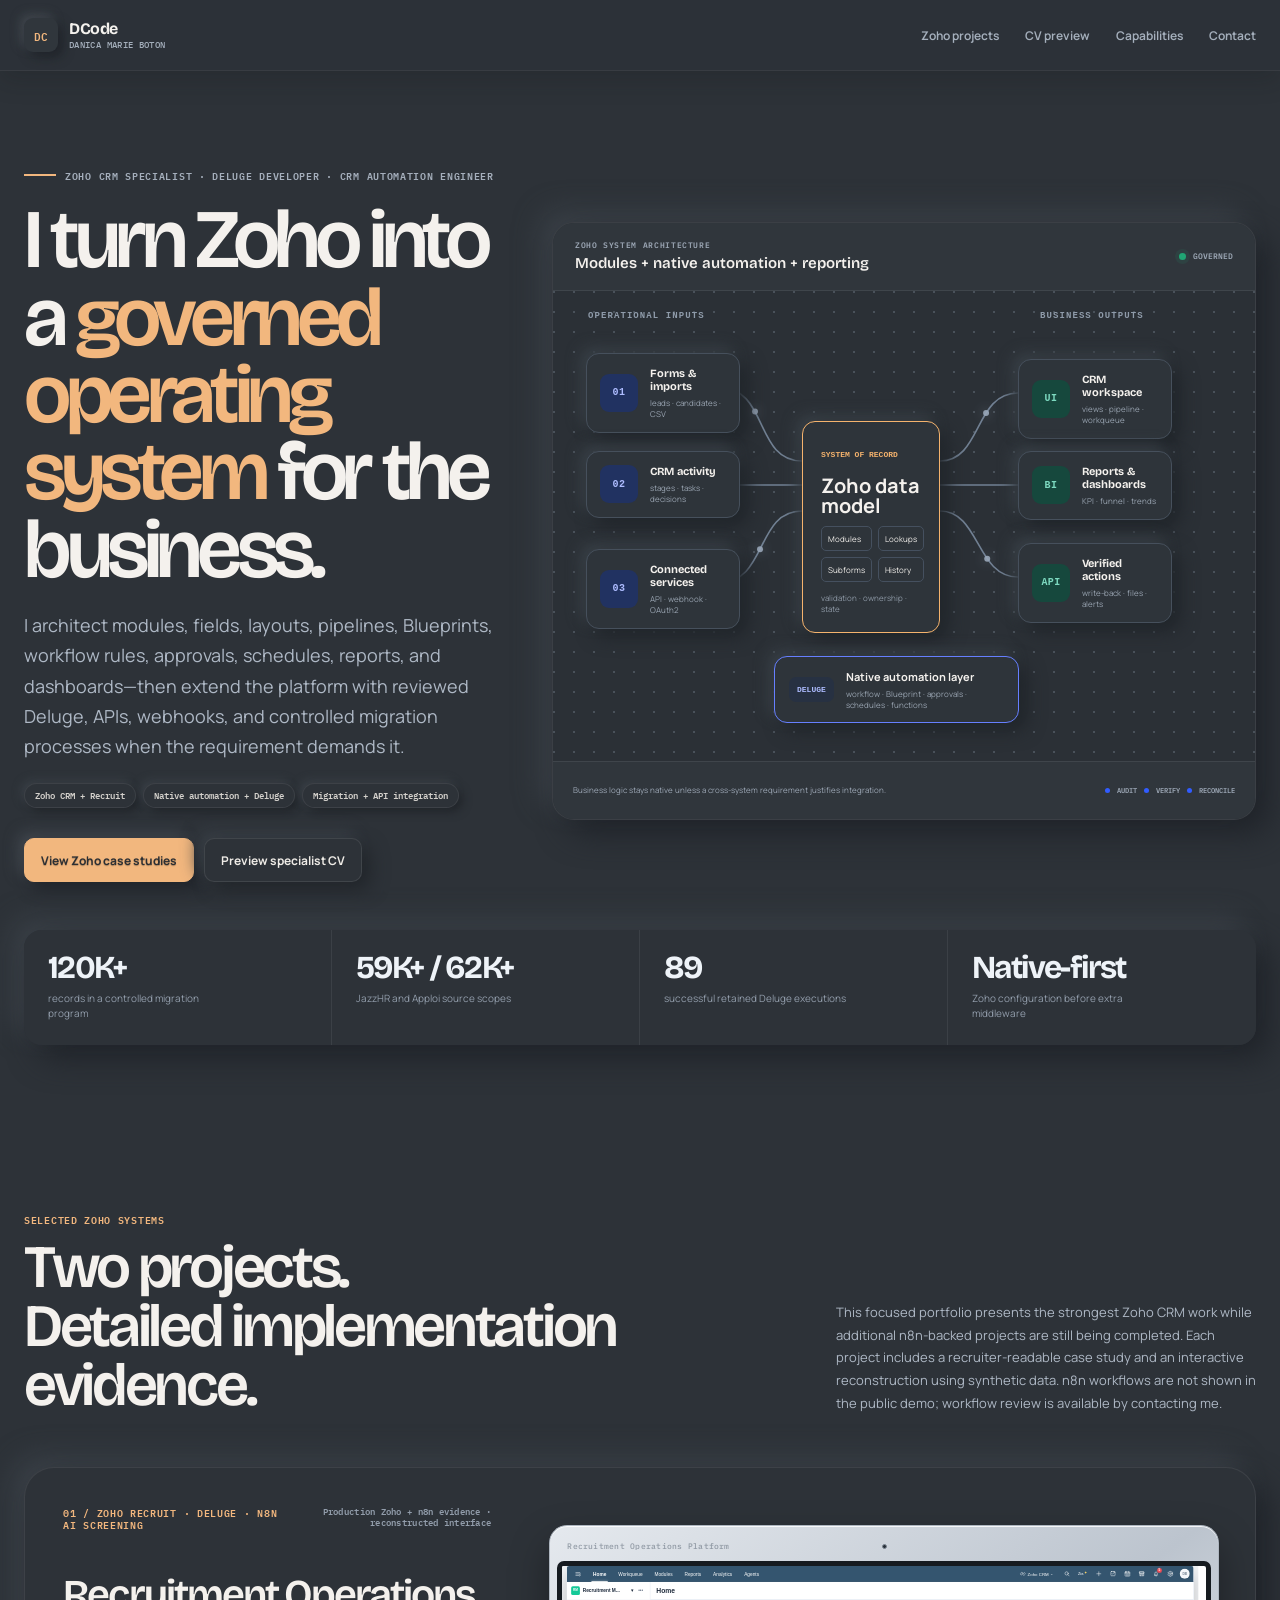
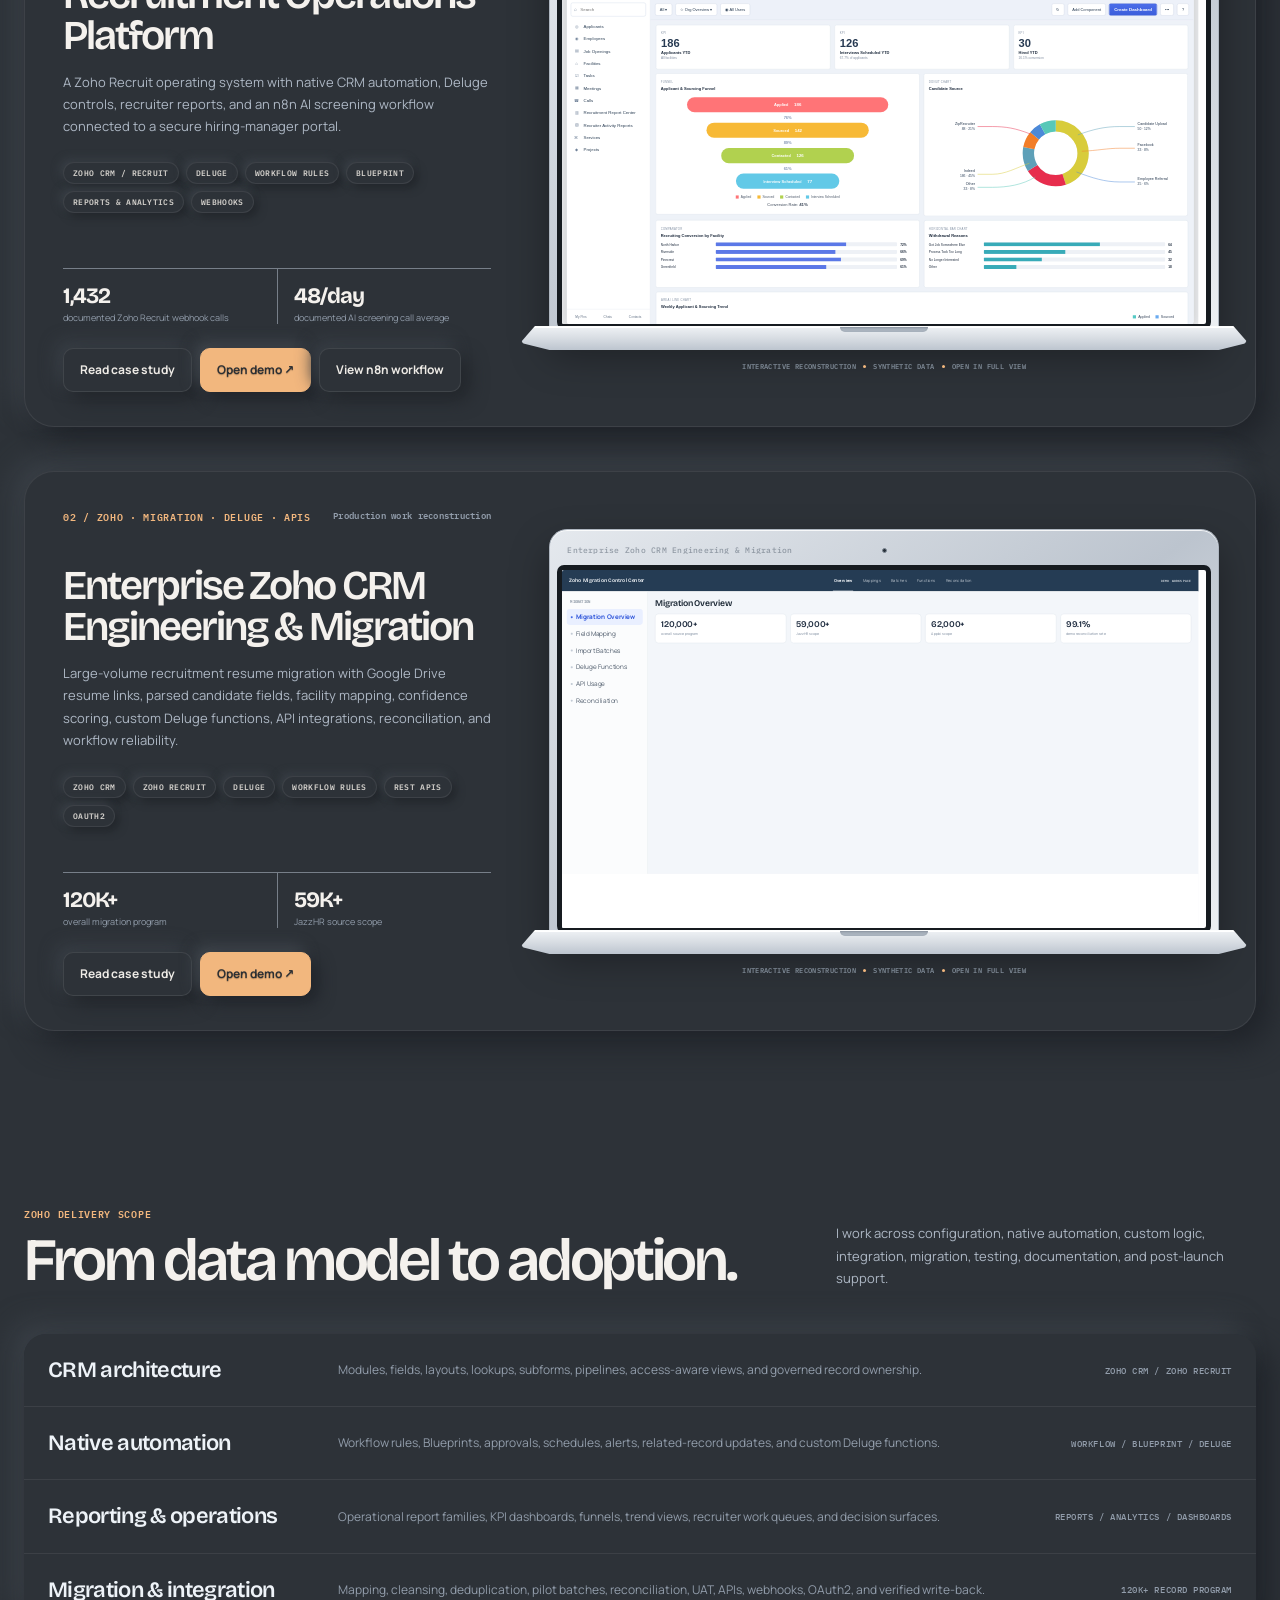
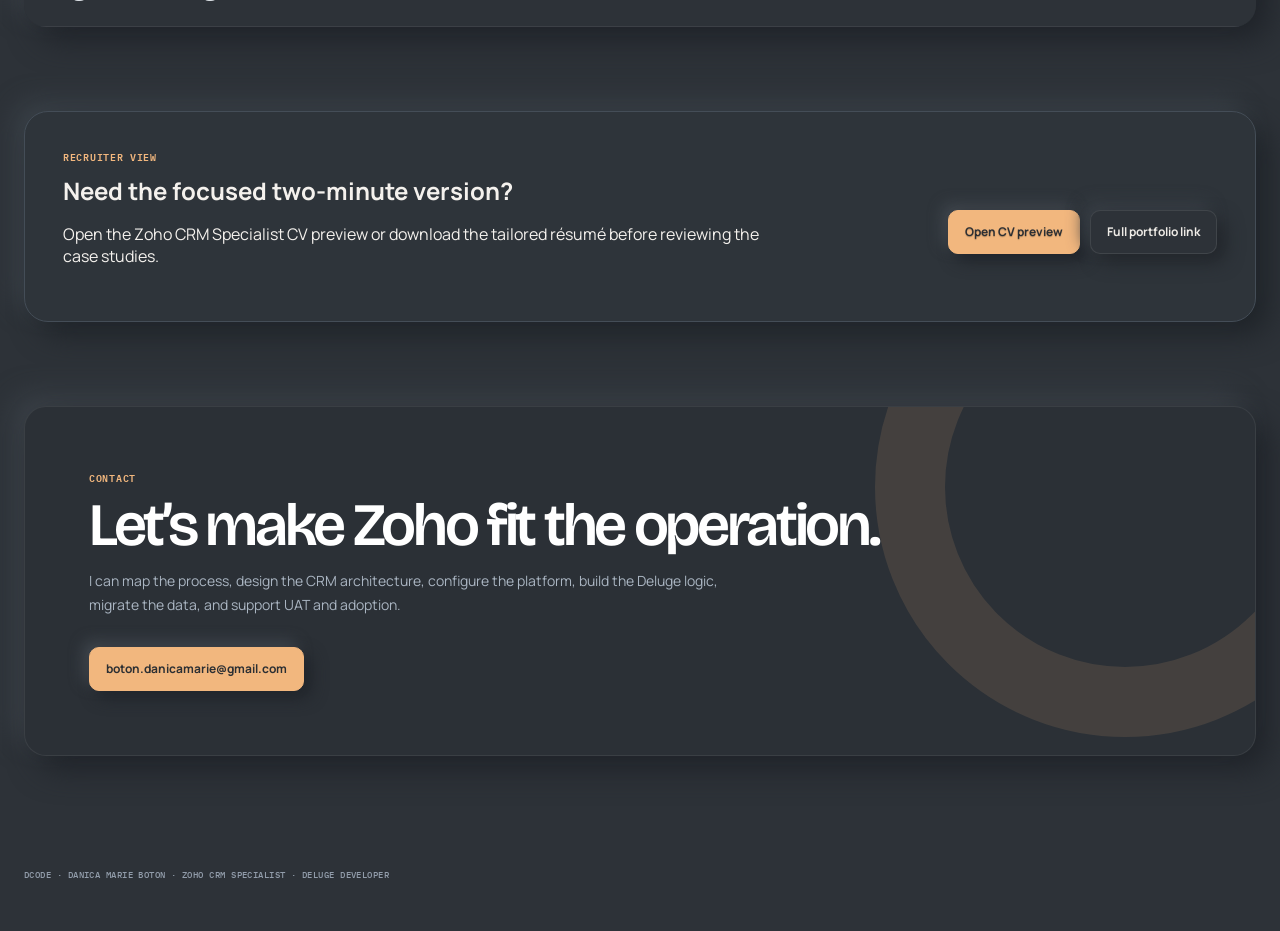
<file: index.html>
<!doctype html><html lang="en"><head><meta charset="utf-8"><meta name="viewport" content="width=device-width,initial-scale=1"><title>Danica Marie Boton — Zoho CRM Specialist</title><meta name="description" content="Zoho CRM specialist portfolio featuring native CRM architecture, Deluge automation, reporting, API integration, and controlled data migration."><link rel="stylesheet" href="styles.css"><link rel="stylesheet" href="theme-neumorphism.css?v=3"><link rel="stylesheet" href="zoho-focus.css"><link rel="stylesheet" href="zoho-spacing-fix.css"></head>
<body class="portfolio-theme zoho-focus"><nav class="nav"><div class="wrap navin"><a class="brand" href="index.html"><span class="brandmark">DC</span><span>DCode<small>Danica Marie Boton</small></span></a><div class="navlinks"><a href="#work">Zoho projects</a><a href="cv.html">CV preview</a><a href="#capabilities">Capabilities</a><a href="#contact">Contact</a></div></div></nav><main>
<header class="wrap hero zoho-hero"><div class="hero-copy"><span class="eyebrow">Zoho CRM specialist · Deluge developer · CRM automation engineer</span><h1>I turn Zoho into a <em>governed operating system</em> for the business.</h1><p>I architect modules, fields, layouts, pipelines, Blueprints, workflow rules, approvals, schedules, reports, and dashboards—then extend the platform with reviewed Deluge, APIs, webhooks, and controlled migration processes when the requirement demands it.</p><div class="hero-roleline"><span>Zoho CRM + Recruit</span><span>Native automation + Deluge</span><span>Migration + API integration</span></div><div class="actions"><a class="btn primary" href="#work">View Zoho case studies</a><a class="btn" href="cv.html">Preview specialist CV</a></div></div>
<div class="data-architecture" aria-label="Zoho CRM system architecture"><div class="data-architecture-head"><div><span>Zoho system architecture</span><strong>Modules + native automation + reporting</strong></div><span class="architecture-state"><i></i> governed</span></div><div class="zoho-map"><div class="zoho-map-stage"><div class="map-label map-left">Operational inputs</div><div class="map-label map-right">Business outputs</div><svg viewBox="0 0 680 410" aria-hidden="true"><path id="zohoFlow1" d="M154 96 C205 96 190 170 238 170"/><path id="zohoFlow2" d="M154 194 C202 194 195 194 238 194"/><path id="zohoFlow3" d="M154 292 C204 292 191 220 238 220"/><path id="zohoFlow4" d="M376 170 C418 170 410 102 454 102"/><path id="zohoFlow5" d="M376 194 C418 194 414 194 454 194"/><path id="zohoFlow6" d="M376 220 C416 220 412 286 454 286"/><path id="zohoFlow7" class="automation-line" d="M307 262 C307 300 307 304 307 334"/><g class="flow-dots"><circle r="3"><animateMotion dur="5.4s" repeatCount="indefinite"><mpath href="#zohoFlow1"/></animateMotion></circle><circle r="3"><animateMotion dur="6.2s" begin="-.9s" repeatCount="indefinite"><mpath href="#zohoFlow3"/></animateMotion></circle><circle r="3"><animateMotion dur="5.8s" begin="-1.6s" repeatCount="indefinite"><mpath href="#zohoFlow4"/></animateMotion></circle><circle r="3"><animateMotion dur="6.6s" begin="-2.2s" repeatCount="indefinite"><mpath href="#zohoFlow6"/></animateMotion></circle><circle class="flow-dot-blue" r="3"><animateMotion dur="4.2s" repeatCount="indefinite"><mpath href="#zohoFlow7"/></animateMotion></circle></g></svg><article class="map-node source a"><span>01</span><div><b>Forms &amp; imports</b><small>leads · candidates · CSV</small></div></article><article class="map-node source b"><span>02</span><div><b>CRM activity</b><small>stages · tasks · decisions</small></div></article><article class="map-node source c"><span>03</span><div><b>Connected services</b><small>API · webhook · OAuth2</small></div></article><article class="map-core"><span>System of record</span><h3>Zoho data model</h3><div><i>Modules</i><i>Lookups</i><i>Subforms</i><i>History</i></div><small>validation · ownership · state</small></article><article class="map-node output a"><span>UI</span><div><b>CRM workspace</b><small>views · pipeline · workqueue</small></div></article><article class="map-node output b"><span>BI</span><div><b>Reports &amp; dashboards</b><small>KPI · funnel · trends</small></div></article><article class="map-node output c"><span>API</span><div><b>Verified actions</b><small>write-back · files · alerts</small></div></article><article class="map-automation"><span>DELUGE</span><div><b>Native automation layer</b><small>workflow · Blueprint · approvals · schedules · functions</small></div></article></div></div><div class="data-architecture-foot"><span>Business logic stays native unless a cross-system requirement justifies integration.</span><div><i></i> audit <i></i> verify <i></i> reconcile</div></div></div></header>
<section class="proofrail"><div class="proof"><strong>120K+</strong><span>records in a controlled migration program</span></div><div class="proof"><strong>59K+ / 62K+</strong><span>JazzHR and Apploi source scopes</span></div><div class="proof"><strong>89</strong><span>successful retained Deluge executions</span></div><div class="proof"><strong>Native-first</strong><span>Zoho configuration before extra middleware</span></div></section>
<section class="wrap section" id="work"><div class="sectionhead"><div><div class="kicker">Selected Zoho systems</div><h2>Two projects.<br>Detailed implementation evidence.</h2></div><p>This focused portfolio presents the strongest Zoho CRM work while additional n8n-backed projects are still being completed. Each project includes a recruiter-readable case study and an interactive reconstruction using synthetic data. n8n workflows are not shown in the public demo; workflow review is available by contacting me.</p></div><div class="cards" id="projectCards"></div></section>
<section class="wrap section" id="capabilities"><div class="sectionhead"><div><div class="kicker">Zoho delivery scope</div><h2>From data model to adoption.</h2></div><p>I work across configuration, native automation, custom logic, integration, migration, testing, documentation, and post-launch support.</p></div><div class="capability-list"><div class="caprow"><h3>CRM architecture</h3><p>Modules, fields, layouts, lookups, subforms, pipelines, access-aware views, and governed record ownership.</p><span>Zoho CRM / Zoho Recruit</span></div><div class="caprow"><h3>Native automation</h3><p>Workflow rules, Blueprints, approvals, schedules, alerts, related-record updates, and custom Deluge functions.</p><span>Workflow / Blueprint / Deluge</span></div><div class="caprow"><h3>Reporting &amp; operations</h3><p>Operational report families, KPI dashboards, funnels, trend views, recruiter work queues, and decision surfaces.</p><span>Reports / Analytics / Dashboards</span></div><div class="caprow"><h3>Migration &amp; integration</h3><p>Mapping, cleansing, deduplication, pilot batches, reconciliation, UAT, APIs, webhooks, OAuth2, and verified write-back.</p><span>120K+ record program</span></div></div></section>
<section class="wrap section cv-callout"><div><div class="kicker">Recruiter view</div><h2>Need the focused two-minute version?</h2><p>Open the Zoho CRM Specialist CV preview or download the tailored résumé before reviewing the case studies.</p></div><div class="actions"><a class="btn primary" href="cv.html">Open CV preview</a><a class="btn" href="cv.html#full-portfolio">Full portfolio link</a></div></section>
<section class="wrap section" id="contact"><div class="contact"><div class="kicker">Contact</div><h2>Let’s make Zoho fit the operation.</h2><p>I can map the process, design the CRM architecture, configure the platform, build the Deluge logic, migrate the data, and support UAT and adoption.</p><div class="actions"><a class="btn primary" href="mailto:boton.danicamarie@gmail.com">boton.danicamarie@gmail.com</a></div></div></section></main><footer class="wrap footer">DCode · Danica Marie Boton · Zoho CRM Specialist · Deluge Developer</footer>
<script src="data.js"></script><script>const root=document.getElementById('projectCards');DCODE_PROJECTS.forEach(p=>{const el=document.createElement('article');el.className='project';el.innerHTML=`<div class="projectcopy"><div class="projecttop"><span class="num">${p.order} / ${p.category}</span><span class="status">${p.status}</span></div><h3>${p.title}</h3><p>${p.subtitle}</p><div class="chips">${p.stack.slice(0,6).map(x=>`<span class="chip">${x}</span>`).join('')}</div><div class="metricline">${p.metrics.slice(0,2).map(m=>`<div class="mini"><strong>${m[0]}</strong><span>${m[1]}</span></div>`).join('')}</div><div class="projectactions"><a class="btn" href="case-study.html?id=${p.id}">Read case study</a><a class="btn primary" href="demo.html?id=${p.id}">Open demo ↗</a></div></div><div class="projectvisual"><div class="laptop-wrap"><div class="laptop-screen"><div class="laptop-bezel"><span class="camera-dot"></span><span class="screen-title">${p.title}</span><div class="screen-controls"><a class="screen-btn" href="demo.html?id=${p.id}" target="_blank" rel="noopener">↗</a></div></div><div class="laptop-display"><iframe class="live-demo-preview" src="demo.html?id=${p.id}&embed=1" title="Interactive reconstructed ${p.title} preview" loading="lazy"></iframe></div></div><div class="laptop-base"><span></span></div><div class="demo-caption"><span>Interactive reconstruction</span><i></i><span>Synthetic data</span><i></i><span>Open in full view</span></div></div></div>`;root.appendChild(el)});const W=1440,H=810;document.querySelectorAll('.live-demo-preview').forEach(iframe=>{const display=iframe.closest('.laptop-display');const fit=()=>{const scale=Math.min(display.clientWidth/W,display.clientHeight/H);iframe.style.width=`${W}px`;iframe.style.height=`${H}px`;iframe.style.transform=`scale(${scale})`;iframe.style.left=`${Math.max(0,(display.clientWidth-W*scale)/2)}px`;iframe.style.top=`${Math.max(0,(display.clientHeight-H*scale)/2)}px`};new ResizeObserver(fit).observe(display);iframe.addEventListener('load',fit);fit()});</script><script src="contact-workflow.js"></script></body></html>
</file>
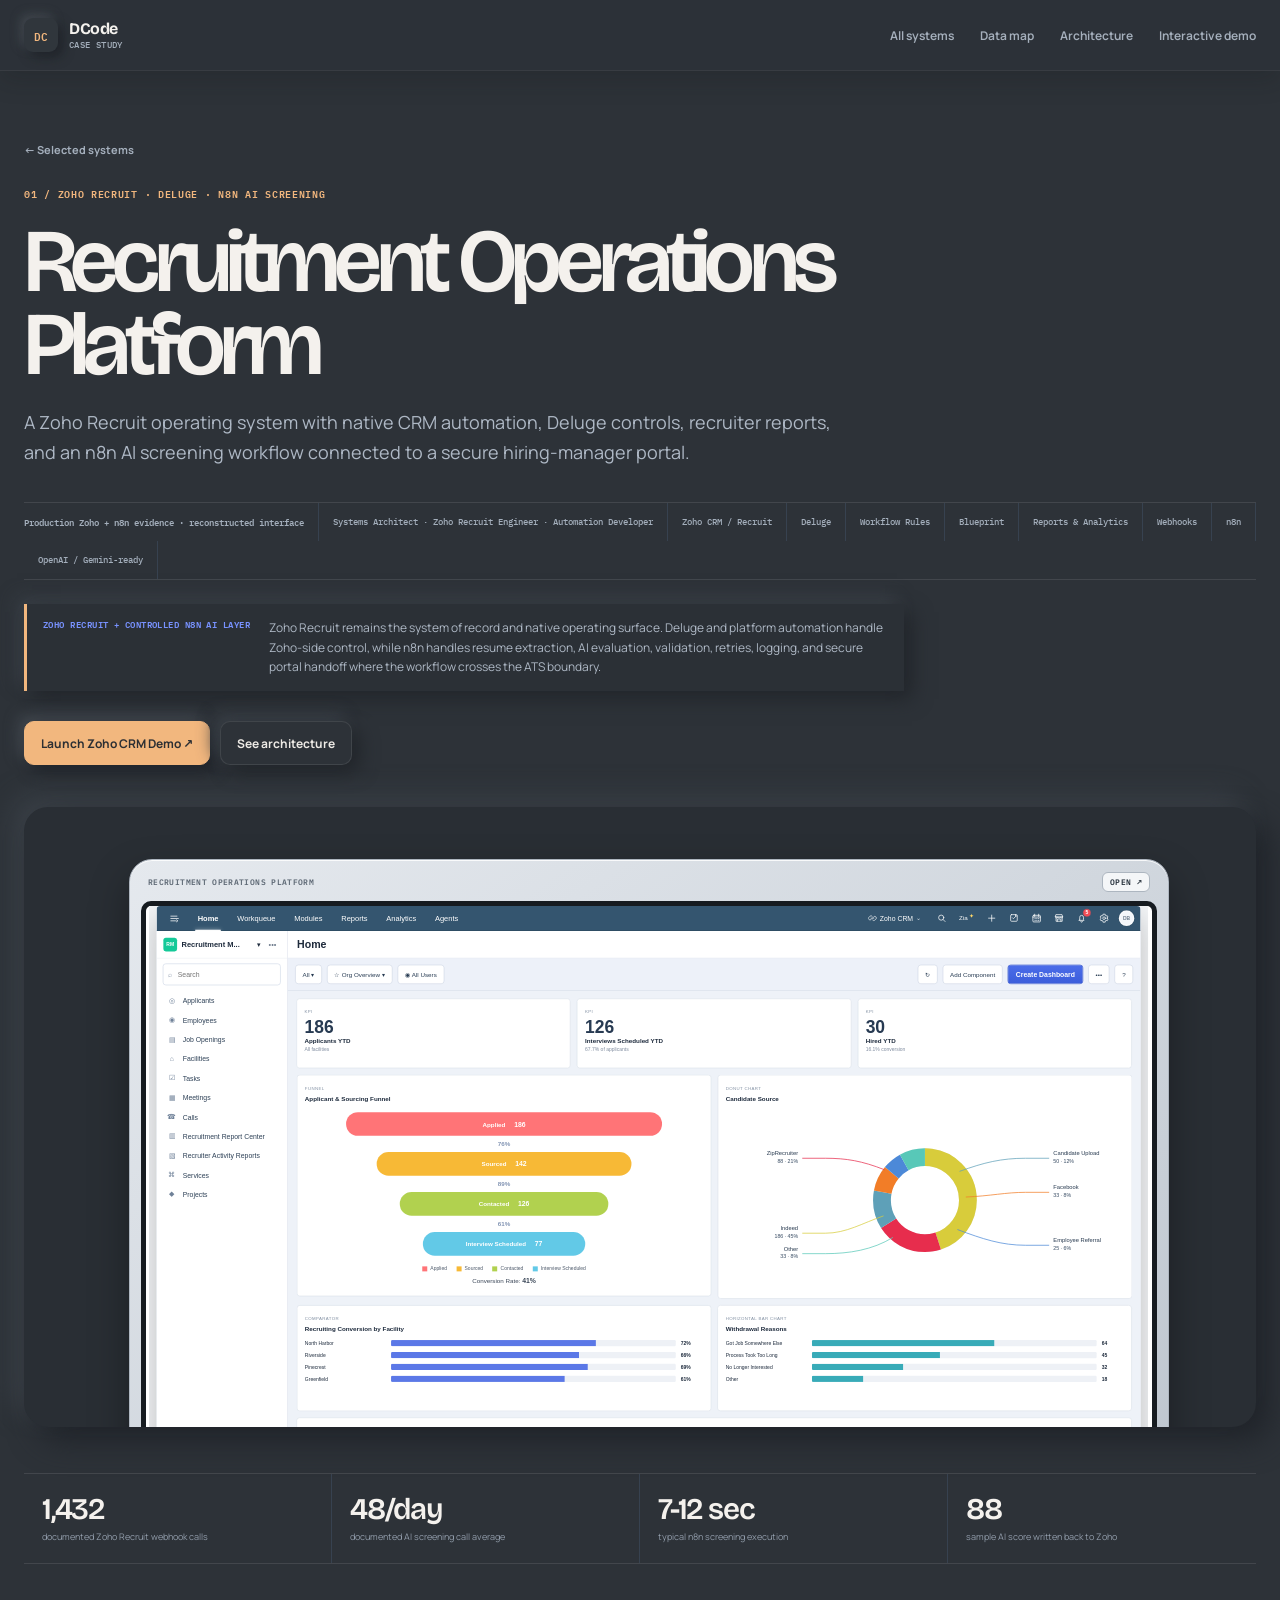
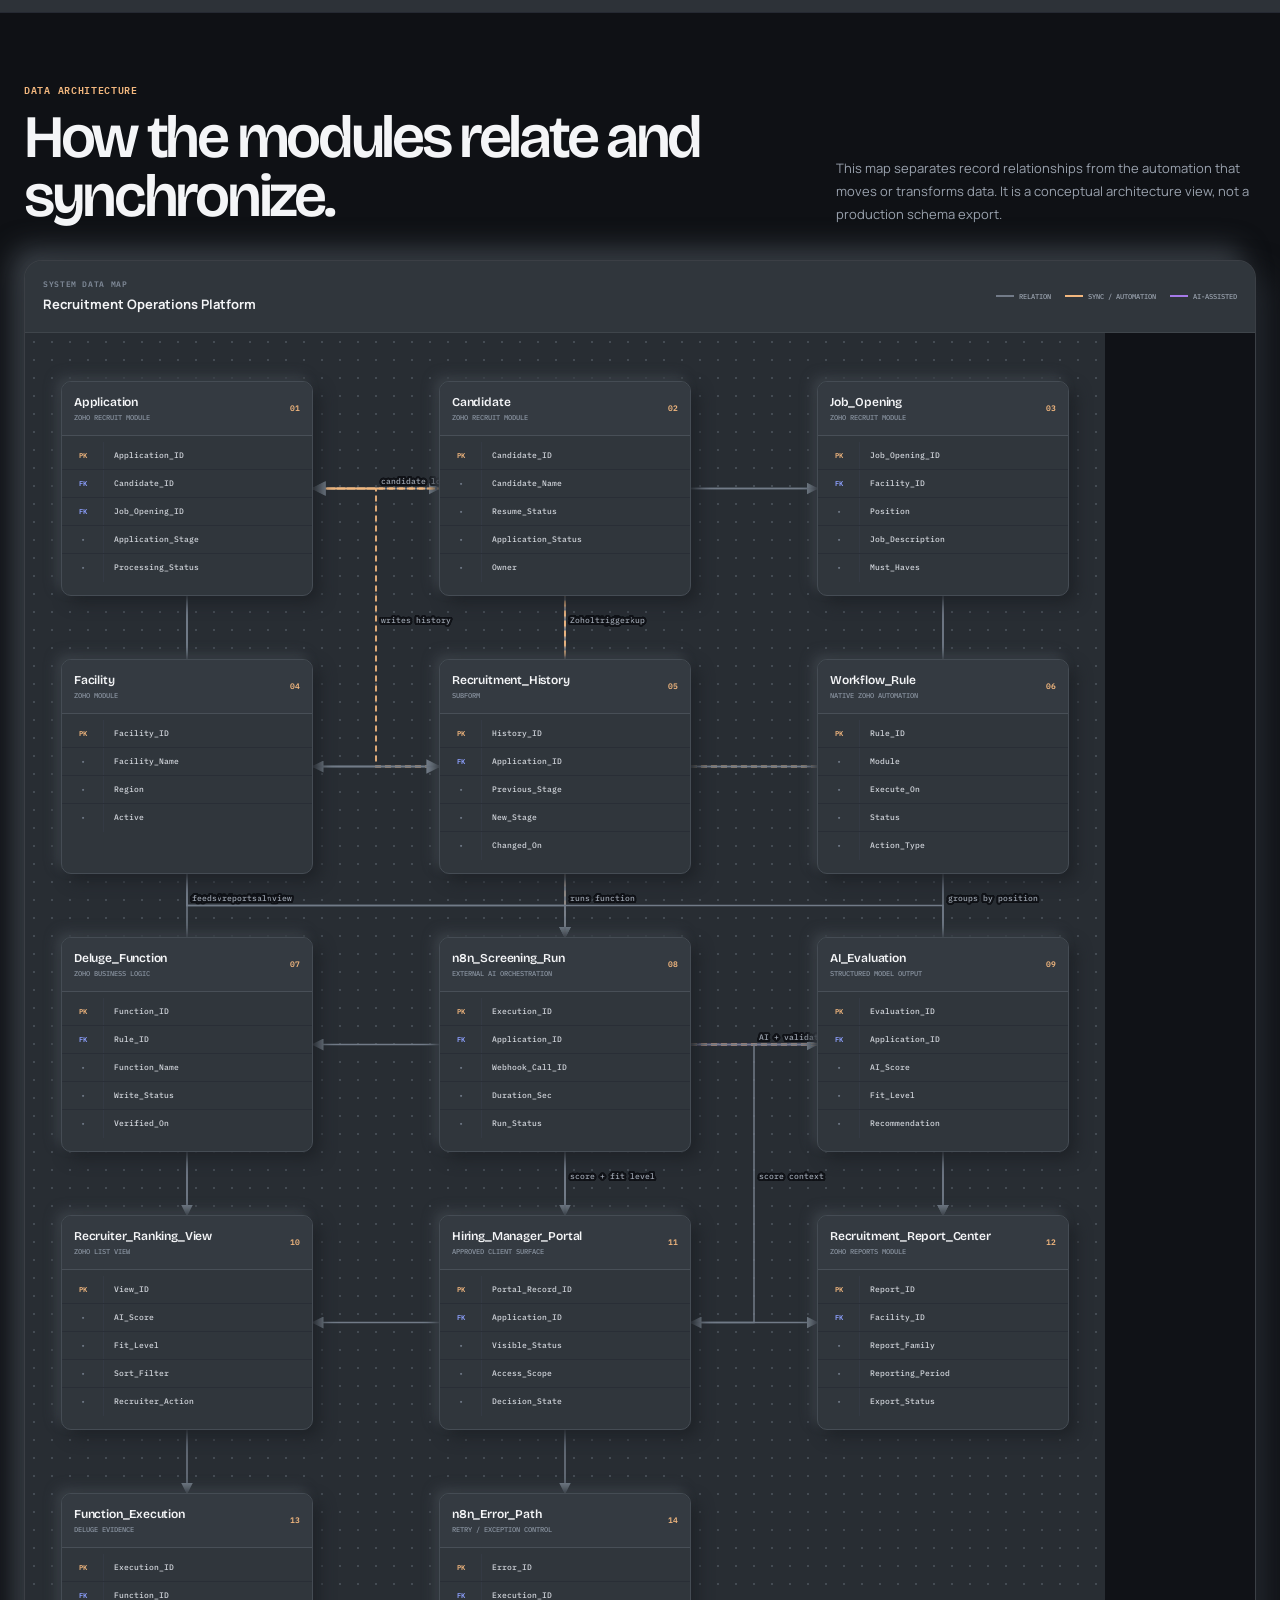
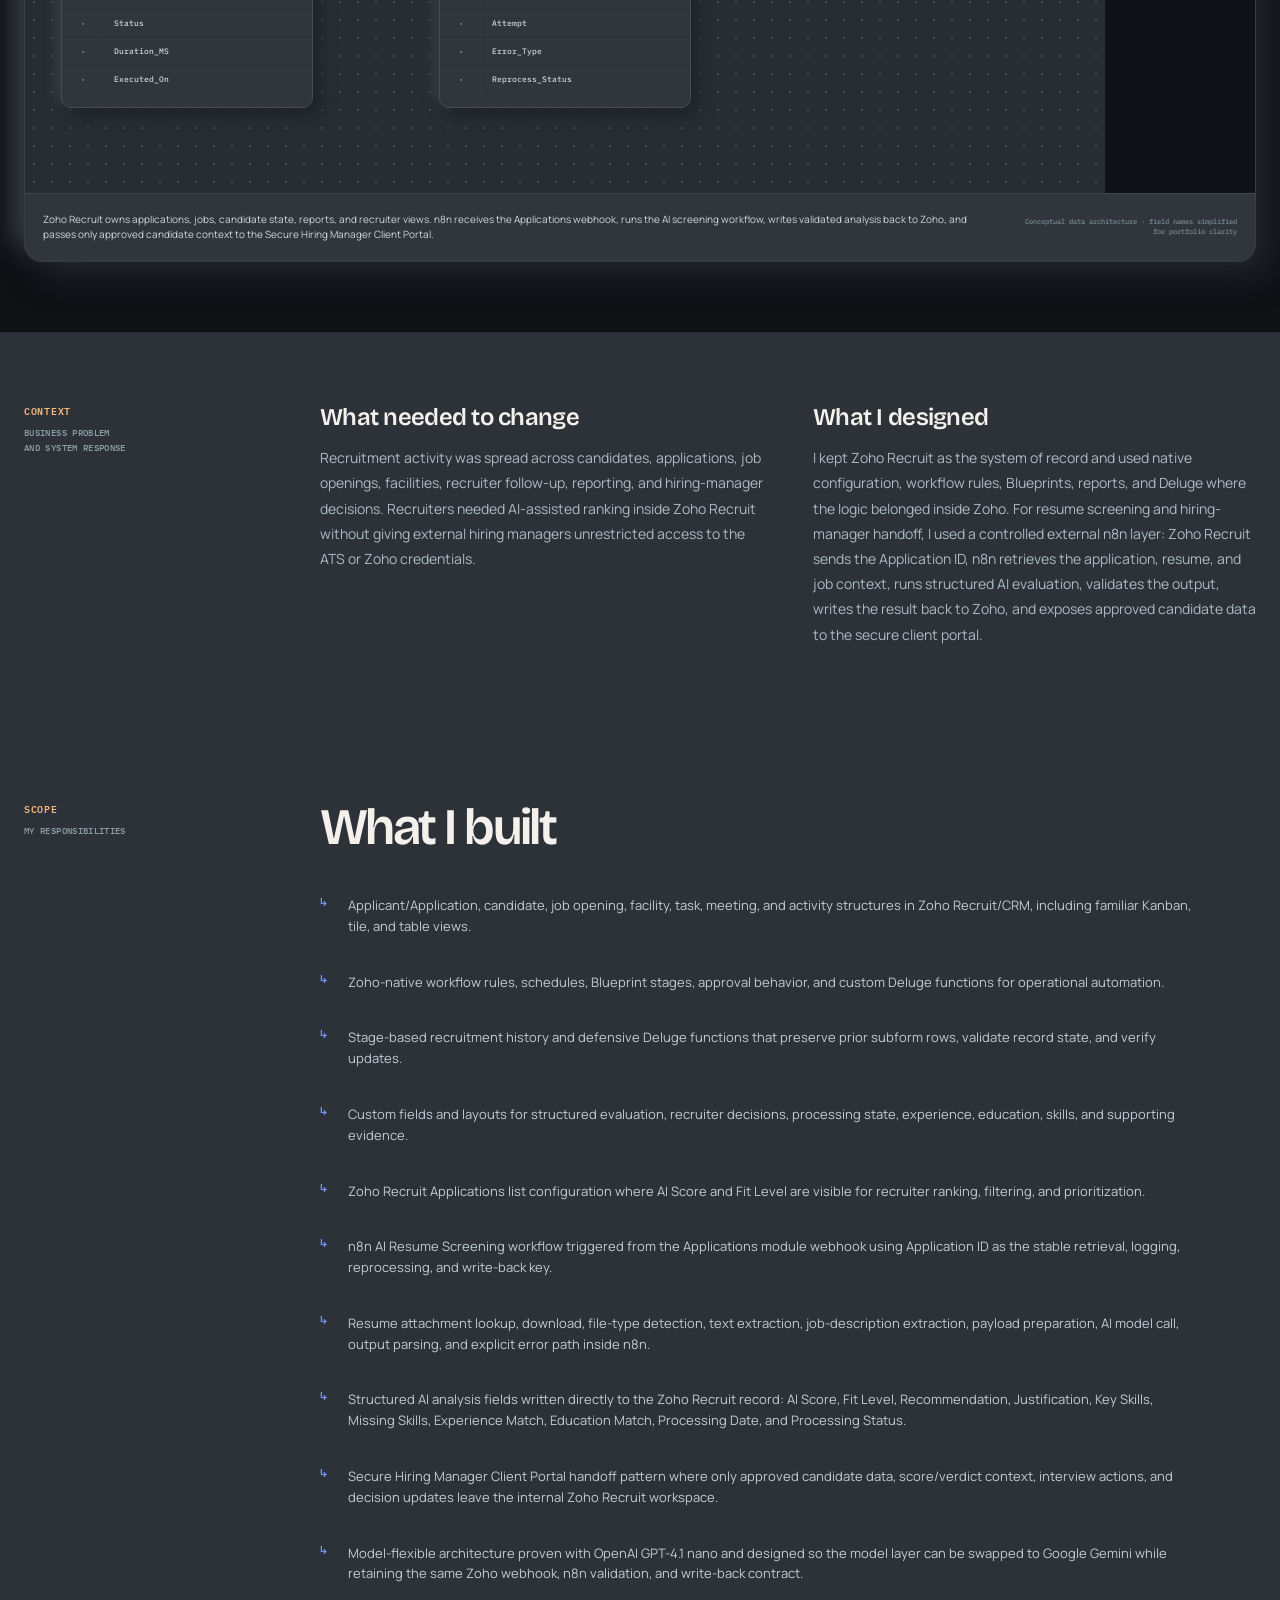
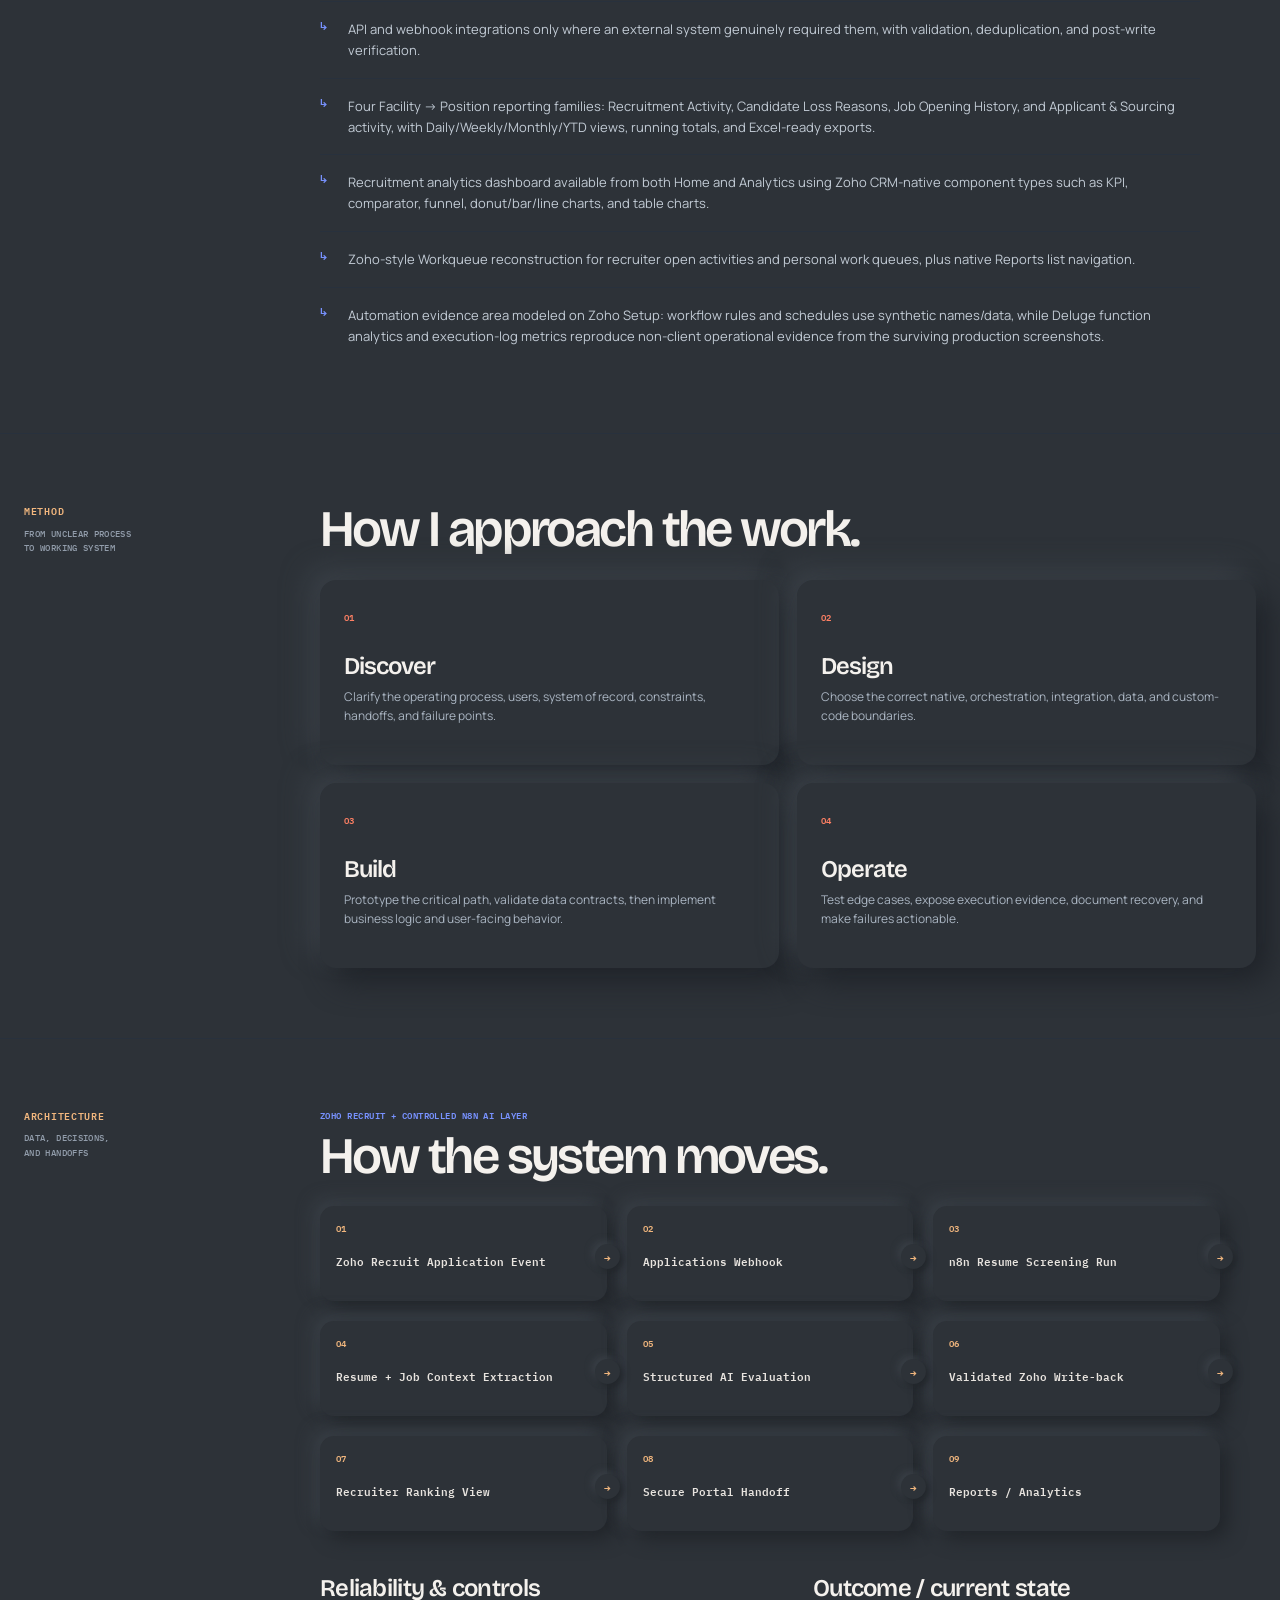
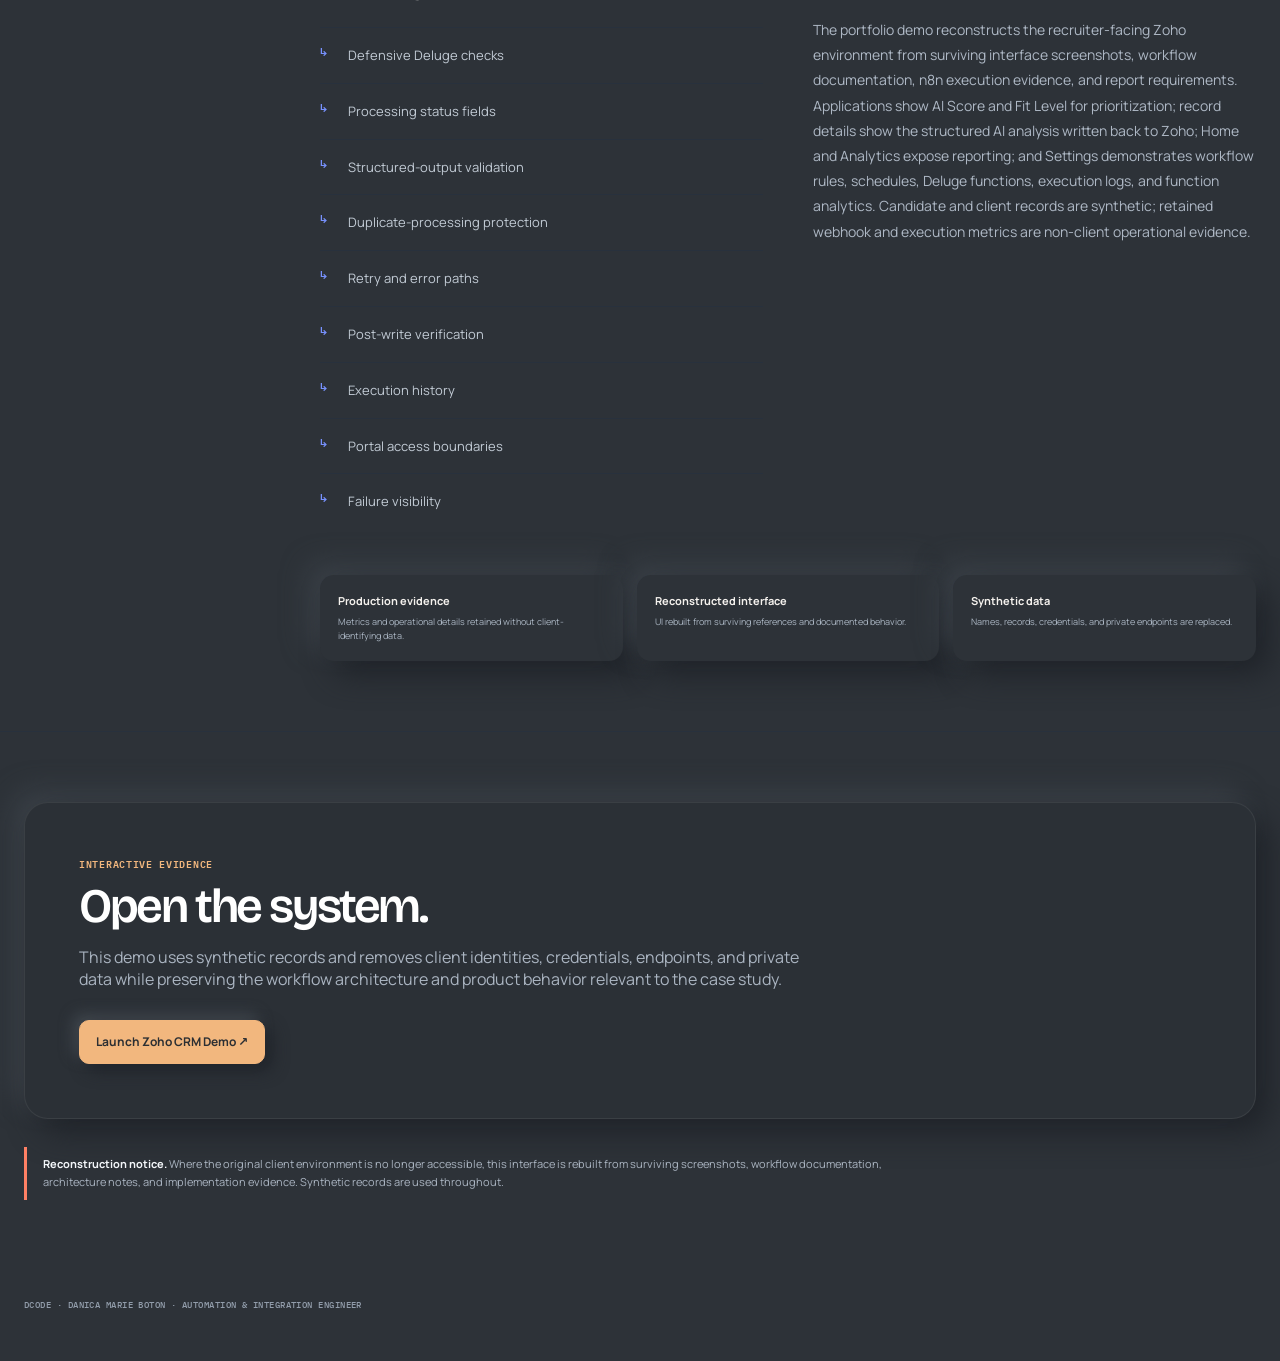
<file: case-study.html>
<!doctype html>
<html lang="en"><head><meta charset="utf-8"><meta name="viewport" content="width=device-width,initial-scale=1"><title>DCode Case Study</title><link rel="stylesheet" href="styles.css"><link rel="stylesheet" href="theme-neumorphism.css?v=3"></head>
<body class="portfolio-theme">
<nav class="nav"><div class="wrap navin"><a class="brand" href="index.html"><span class="brandmark">DC</span><span>DCode<small>Case study</small></span></a><div class="navlinks"><a href="index.html#work">All systems</a><a href="#relationships">Data map</a><a href="#architecture">Architecture</a><a href="#demo">Interactive demo</a></div></div></nav>
<main id="case"></main>
<footer class="wrap footer">DCode · Danica Marie Boton · Automation & Integration Engineer</footer>
<script src="data.js"></script><script>
const id=new URLSearchParams(location.search).get('id')||'recruitment';const p=getDcodeProject(id);if(!p)location.href='index.html';document.title=`${p.title} — DCode`;
const main=document.getElementById('case');const hasDemo=p.demoAvailable!==false;if(!hasDemo){const demoNav=document.querySelector('.navlinks a[href="#demo"]');if(demoNav)demoNav.textContent='Development state';}
const implementation=id==='recruitment'
  ? {label:'Zoho Recruit + controlled n8n AI layer',copy:'Zoho Recruit remains the system of record and native operating surface. Deluge and platform automation handle Zoho-side control, while n8n handles resume extraction, AI evaluation, validation, retries, logging, and secure portal handoff where the workflow crosses the ATS boundary.'}
  : id==='zoho-migration'
  ? {label:'Zoho-native implementation',copy:'The core automation lives inside Zoho through platform configuration, workflow rules, schedules, reports, and custom Deluge functions. External APIs are used only where the system boundary requires them.'}
  : id==='portal'
    ? {label:'Custom application architecture',copy:'The portal uses a custom frontend, protected backend, database, and controlled Zoho integration. It is not presented as a no-code implementation.'}
    : id==='dee'
      ? {label:'Agent-runtime engineering',copy:'DEE is a private, ongoing software and R&D project. The case study focuses on architecture, governance, implementation progress, and validated test evidence.'}
      : {label:'n8n orchestration',copy:'n8n coordinates the cross-system workflow, while each connected platform remains responsible for its own business interface and system-of-record responsibilities.'};
const relationshipModels={
  recruitment:{summary:'Zoho Recruit owns applications, jobs, candidate state, reports, and recruiter views. n8n receives the Applications webhook, runs the AI screening workflow, writes validated analysis back to Zoho, and passes only approved candidate context to the Secure Hiring Manager Client Portal.',entities:[
    {name:'Application',type:'Zoho Recruit module',fields:[['PK','Application_ID'],['FK','Candidate_ID'],['FK','Job_Opening_ID'],['','Application_Stage'],['','Processing_Status']]},
    {name:'Candidate',type:'Zoho Recruit module',fields:[['PK','Candidate_ID'],['','Candidate_Name'],['','Resume_Status'],['','Application_Status'],['','Owner']]},
    {name:'Job_Opening',type:'Zoho Recruit module',fields:[['PK','Job_Opening_ID'],['FK','Facility_ID'],['','Position'],['','Job_Description'],['','Must_Haves']]},
    {name:'Facility',type:'Zoho module',fields:[['PK','Facility_ID'],['','Facility_Name'],['','Region'],['','Active']]},
    {name:'Recruitment_History',type:'Subform',fields:[['PK','History_ID'],['FK','Application_ID'],['','Previous_Stage'],['','New_Stage'],['','Changed_On']]},
    {name:'Workflow_Rule',type:'Native Zoho automation',fields:[['PK','Rule_ID'],['','Module'],['','Execute_On'],['','Status'],['','Action_Type']]},
    {name:'Deluge_Function',type:'Zoho business logic',fields:[['PK','Function_ID'],['FK','Rule_ID'],['','Function_Name'],['','Write_Status'],['','Verified_On']]},
    {name:'n8n_Screening_Run',type:'External AI orchestration',fields:[['PK','Execution_ID'],['FK','Application_ID'],['','Webhook_Call_ID'],['','Duration_Sec'],['','Run_Status']]},
    {name:'AI_Evaluation',type:'Structured model output',fields:[['PK','Evaluation_ID'],['FK','Application_ID'],['','AI_Score'],['','Fit_Level'],['','Recommendation']]},
    {name:'Recruiter_Ranking_View',type:'Zoho list view',fields:[['PK','View_ID'],['','AI_Score'],['','Fit_Level'],['','Sort_Filter'],['','Recruiter_Action']]},
    {name:'Hiring_Manager_Portal',type:'Approved client surface',fields:[['PK','Portal_Record_ID'],['FK','Application_ID'],['','Visible_Status'],['','Access_Scope'],['','Decision_State']]},
    {name:'Recruitment_Report_Center',type:'Zoho reports module',fields:[['PK','Report_ID'],['FK','Facility_ID'],['','Report_Family'],['','Reporting_Period'],['','Export_Status']]},
    {name:'Function_Execution',type:'Deluge evidence',fields:[['PK','Execution_ID'],['FK','Function_ID'],['','Status'],['','Duration_MS'],['','Executed_On']]},
    {name:'n8n_Error_Path',type:'Retry / exception control',fields:[['PK','Error_ID'],['FK','Execution_ID'],['','Attempt'],['','Error_Type'],['','Reprocess_Status']]}
  ],relations:[[0,1,'candidate lookup'],[0,2,'job lookup'],[2,3,'facility lookup'],[0,4,'writes history'],[5,0,'Zoho trigger'],[5,6,'runs function'],[6,12,'execution evidence'],[0,7,'Applications webhook'],[1,7,'resume retrieval'],[2,7,'job context'],[7,8,'AI + validation'],[8,0,'structured write-back'],[8,9,'score + fit level'],[0,9,'recruiter ranking'],[0,10,'approved portal view'],[8,10,'score context'],[0,11,'feeds reports'],[2,11,'groups by position'],[3,11,'groups by facility'],[7,13,'error branch']]},
  portal:{summary:'Zoho Recruit provides the job and application records. A webhook triggers n8n to retrieve the resume and job context, run and validate the AI evaluation, and write structured results back. The portal exposes approved results and queues hiring-manager actions for controlled synchronization.',entities:[
    {name:'Job_Opening',type:'Zoho Recruit',fields:[['PK','Job_Opening_ID'],['','Job_Description'],['','Must_Haves'],['','Status']]},{name:'Application',type:'Zoho Recruit',fields:[['PK','Application_ID'],['FK','Job_Opening_ID'],['','Stage'],['','Processing_Status']]},{name:'Resume_Attachment',type:'Zoho Recruit file',fields:[['PK','Attachment_ID'],['FK','Application_ID'],['','File_Type'],['','Parse_Status']]},{name:'n8n_Screening_Run',type:'External orchestration',fields:[['PK','Execution_ID'],['FK','Application_ID'],['','Attempt'],['','Run_Status']]},{name:'AI_Evaluation',type:'Structured model output',fields:[['PK','Evaluation_ID'],['FK','Application_ID'],['','Match_Score'],['','Fit_Verdict'],['','Recommendation']]},{name:'Hiring_Manager_Portal',type:'Governed client view',fields:[['PK','Portal_Record_ID'],['FK','Application_ID'],['','Visible_Status'],['','Access_Scope']]},{name:'Portal_User',type:'Identity + role',fields:[['PK','User_ID'],['','Organization_ID'],['','Role'],['','Access_Status']]},{name:'Client_Action',type:'Decision / interview',fields:[['PK','Action_ID'],['FK','Portal_Record_ID'],['FK','User_ID'],['','Action_Type'],['','Action_Status']]},{name:'Integration_Outbox',type:'Reliable write-back',fields:[['PK','Event_ID'],['FK','Action_ID'],['','Attempt_Count'],['','Sync_Status']]}
  ],relations:[[0,1,'has applications'],[1,2,'has resume'],[1,3,'webhook trigger'],[2,3,'extracts text'],[0,3,'adds job context'],[3,4,'AI + validation'],[4,1,'structured write-back'],[1,5,'approved view'],[4,5,'score + verdict'],[6,7,'submits'],[5,7,'receives'],[7,8,'queues sync'],[8,1,'controlled write-back']]},
  monday:{summary:'Projects govern membership, communication, and document links. Tasks inherit project access, assign one responsible member, and feed personal, calendar, escalation, and leadership views while n8n maintains cross-board state.',entities:[
    {name:'Master_Project',type:'Monday portfolio board',fields:[['PK','Project_ID'],['FK','Department_ID'],['FK','Owner_User_ID'],['','Project_Status'],['','Start_Due_Dates']]},
    {name:'Project_Member',type:'Access + RACI',fields:[['PK','Membership_ID'],['FK','Project_ID'],['FK','User_ID'],['','Role'],['','Access_Status']]},
    {name:'Master_Task',type:'Monday task board',fields:[['PK','Task_ID'],['FK','Project_ID'],['FK','Responsible_User_ID'],['','Due_Date'],['','Status_Priority']]},
    {name:'Task_Schedule',type:'Personal calendar layer',fields:[['PK','Schedule_ID'],['FK','Task_ID'],['','Scheduled_Start'],['','Scheduled_End'],['','Calendar_Sync']]},
    {name:'Escalation',type:'Accountability board',fields:[['PK','Escalation_ID'],['FK','Task_ID'],['FK','Escalated_To'],['','Required_Note'],['','Status']]},
    {name:'Project_Conversation',type:'Member-only chat',fields:[['PK','Message_ID'],['FK','Project_ID'],['FK','Author_User_ID'],['','Tagged_Task_ID'],['','Created_On']]},
    {name:'Project_File_Index',type:'SharePoint + attachments',fields:[['PK','File_Link_ID'],['FK','Project_ID'],['FK','Task_ID'],['','Storage_Type'],['','File_URL']]},
    {name:'Leadership_View',type:'Cross-portfolio dashboard',fields:[['PK','View_ID'],['','Project_Filter'],['','Overdue_Count'],['','Open_Escalations'],['','Visibility_Scope']]},
    {name:'Automation_Run',type:'n8n orchestration',fields:[['PK','Run_ID'],['','Rule_Type'],['','Started_On'],['','Records_Changed'],['','Result']]},
    {name:'Department',type:'Phase 2 reference',fields:[['PK','Department_ID'],['','Department_Name'],['','Lead'],['','Agenda_Visibility']]},
    {name:'Task_Dependency',type:'Phase 2 relationship',fields:[['PK','Dependency_ID'],['FK','Task_ID'],['FK','Depends_On_Task_ID'],['','Dependency_Status']]},
    {name:'Recurrence_Rule',type:'Phase 2 schedule',fields:[['PK','Recurrence_ID'],['FK','Task_ID'],['','Pattern'],['','Next_Run']]}
    ,{name:'Approval_Request',type:'Native approval board',fields:[['PK','Approval_ID'],['FK','Project_ID'],['FK','Approver_User_ID'],['','Decision'],['','Decision_Note']]}
    ,{name:'Time_Entry',type:'Native time tracking',fields:[['PK','Time_Entry_ID'],['FK','Task_ID'],['FK','User_ID'],['','Tracked_Hours'],['','Entry_Date']]}
    ,{name:'n8n_Execution_Log',type:'Dedicated Monday board',fields:[['PK','Execution_ID'],['','Workflow_Name'],['','Source_Target_Board'],['','Result_Duration'],['','Retry_Error']]}
  ],relations:[[0,1,'controls access'],[0,2,'contains'],[1,2,'eligible assignee'],[2,3,'optional schedule'],[2,4,'may escalate'],[0,5,'scopes chat'],[5,2,'tags task'],[0,6,'SharePoint link'],[2,6,'working attachment'],[0,7,'timeline + table'],[2,7,'kanban + workload'],[4,7,'escalation feed'],[12,7,'approval feed'],[13,7,'time widget'],[8,2,'cross-board sync'],[8,4,'creates / updates'],[8,14,'writes execution'],[9,0,'organizes'],[10,2,'blocks / depends'],[11,2,'creates recurring'],[0,12,'requests approval'],[2,13,'tracks time']]},
  dee:{summary:'The runtime connects tasks, persistent specialists, governed tools, approvals, memory, and auditable executions.',entities:[
    {name:'Agent',type:'Persistent worker',fields:[['PK','Agent_ID'],['','Specialty'],['','Model_Profile'],['','Status']]},{name:'Task',type:'Work item',fields:[['PK','Task_ID'],['FK','Assigned_Agent_ID'],['','Goal'],['','State']]},{name:'Tool_Action',type:'Governed tool',fields:[['PK','Action_ID'],['','Name'],['','Risk_Level'],['','Permission']]},{name:'Approval',type:'Human control',fields:[['PK','Approval_ID'],['FK','Task_ID'],['FK','Action_ID'],['','Decision']]},{name:'Execution',type:'Runtime event',fields:[['PK','Execution_ID'],['FK','Task_ID'],['','Attempt'],['','Result']]},{name:'Memory_Record',type:'State',fields:[['PK','Memory_ID'],['FK','Agent_ID'],['','Scope'],['','Created_On']]}
  ],relations:[[0,1,'assigned'],[1,3,'requests'],[2,3,'governs'],[1,4,'produces'],[0,5,'reads / writes'],[3,4,'authorizes']]},
  ocr:{summary:'UI uploads and Drive files enter one n8n pipeline. Validated collection data becomes reusable operational records; report runs aggregate those records without losing source-document or execution traceability.',entities:[
    {name:'Intake_File',type:'UI upload / Drive source',fields:[['PK','Source_File_ID'],['','Intake_Channel'],['','Filename'],['','Dedupe_Key'],['','Received_On']]},
    {name:'Stored_Document',type:'Supabase Storage',fields:[['PK','Storage_Path'],['FK','Source_File_ID'],['','Content_Type'],['','Upload_Status']]},
    {name:'OCR_Execution',type:'Tesseract processing',fields:[['PK','OCR_Job_ID'],['FK','Source_File_ID'],['','Raw_Text'],['','Confidence'],['','Run_Status']]},
    {name:'Collection_Record',type:'Operational transaction',fields:[['PK','Collection_ID'],['FK','Source_File_ID'],['FK','Seller_ID'],['','Route_Driver'],['','Order_Parcel_Counts']]},
    {name:'Seller_Master',type:'Reference record',fields:[['PK','Seller_ID'],['','Seller_Name'],['','Address_Unit'],['','Postal_Code'],['','Route']]},
    {name:'Attendance_Record',type:'Driver activity',fields:[['PK','Attendance_ID'],['FK','Collection_ID'],['','Driver'],['','Time_In_Out'],['','Scanned_Parcels']]},
    {name:'Validation_Result',type:'Decision gate',fields:[['PK','Validation_ID'],['FK','Collection_ID'],['','Required_Fields'],['','Confidence_Gate'],['','Decision']]},
    {name:'Review_Exception',type:'Human review queue',fields:[['PK','Exception_ID'],['FK','Source_File_ID'],['','Validation_Errors'],['','Review_Status'],['','Resolution']]},
    {name:'Report_Run',type:'n8n aggregation',fields:[['PK','Report_Run_ID'],['','Date_Range'],['','Route_Filter'],['','Report_Type'],['','Run_Status']]},
    {name:'Report_Output',type:'Excel / dashboard',fields:[['PK','Report_ID'],['FK','Report_Run_ID'],['','Collection_Totals'],['','Attendance_Payout'],['','Profit_Loss']]},
    {name:'Source_Disposition',type:'Archive / review',fields:[['PK','Disposition_ID'],['FK','Source_File_ID'],['','Destination'],['','Move_Status']]},
    {name:'Automation_Run',type:'n8n execution audit',fields:[['PK','Run_ID'],['','Discovered'],['','Validated'],['','Needs_Review'],['','Failed']]}
  ],relations:[[0,1,'stores original'],[0,2,'starts OCR'],[2,3,'extracts record'],[4,3,'enriches seller'],[3,5,'feeds activity'],[3,6,'validation gate'],[6,7,'queues exception'],[6,8,'approved records'],[3,8,'report source'],[5,8,'attendance source'],[8,9,'generates'],[6,10,'archive route'],[7,10,'review route'],[0,11,'tracked by'],[8,11,'report evidence']]},
  'zoho-migration':{summary:'Each migration row preserves resume file traceability, Google Drive evidence, parsed candidate identity, contact details, facility applied, confidence, filename date, and license before the record is mapped, reviewed, imported, and reconciled in Zoho.',entities:[
    {name:'Resume_Source_Row',type:'Migration source table',fields:[['PK','resume_filename'],['','filename_date'],['','confidence'],['','facility-applied'],['','license']]},
    {name:'Resume_File',type:'Google Drive evidence',fields:[['PK','gdrive_link'],['FK','resume_filename'],['','File_Status'],['','Access_Status'],['','Upload_Date']]},
    {name:'Candidate_Profile',type:'Parsed identity fields',fields:[['PK','Candidate_Key'],['','first_name'],['','last_name'],['','company'],['','designation']]},
    {name:'Contact_Detail',type:'Parsed contact fields',fields:[['PK','Contact_Key'],['FK','Candidate_Key'],['','email'],['','mobile'],['','secondary_email']]},
    {name:'Address_Detail',type:'Parsed address fields',fields:[['PK','Address_Key'],['FK','Candidate_Key'],['','street'],['','state'],['','zip']]},
    {name:'Facility_Lookup',type:'Zoho lookup target',fields:[['PK','Facility_ID'],['','facility-applied'],['','Facility_Name'],['','Match_Status']]},
    {name:'Field_Mapping',type:'Migration rules',fields:[['PK','Mapping_ID'],['','Source_Field'],['','Zoho_Field'],['','Transform'],['','Required']]},
    {name:'Confidence_Review',type:'Exception gate',fields:[['PK','Review_ID'],['FK','resume_filename'],['','confidence'],['','Review_Status'],['','Reason']]},
    {name:'Import_Batch',type:'Controlled Zoho load',fields:[['PK','Batch_ID'],['','Record_Count'],['','Started_On'],['','Status'],['','Owner']]},
    {name:'Zoho_Candidate_Record',type:'Target Zoho record',fields:[['PK','Zoho_Record_ID'],['FK','Candidate_Key'],['FK','Facility_ID'],['','Resume_Link'],['','Write_Status']]},
    {name:'Migration_Exception',type:'Review queue',fields:[['PK','Exception_ID'],['FK','Batch_ID'],['FK','resume_filename'],['','Issue_Type'],['','Resolution']]},
    {name:'Reconciliation',type:'Verification report',fields:[['PK','Check_ID'],['FK','Batch_ID'],['','Source_Count'],['','Target_Count'],['','Result']]}
  ],relations:[[0,1,'file evidence'],[0,2,'identity parse'],[2,3,'contact fields'],[2,4,'address fields'],[0,5,'facility match'],[0,6,'mapped by'],[2,6,'candidate mapping'],[3,6,'contact mapping'],[4,6,'address mapping'],[5,6,'lookup mapping'],[0,7,'confidence gate'],[7,10,'may create'],[6,8,'batch rules'],[8,9,'writes Zoho'],[1,9,'resume link'],[5,9,'facility lookup'],[8,10,'failed rows'],[8,11,'verified by'],[9,11,'target count'],[10,11,'exception status']]},
  sheets:{summary:'Sheet-native modules share employee and schedule data, with Apps Script and n8n handling validation and external sync.',entities:[
    {name:'Employee',type:'Reference sheet',fields:[['PK','Employee_ID'],['','Name'],['','Rate'],['','Status']]},{name:'Attendance',type:'Transaction sheet',fields:[['PK','Entry_ID'],['FK','Employee_ID'],['','Time_In'],['','Time_Out'],['','Hours']]},{name:'Payroll_Run',type:'Calculated output',fields:[['PK','Payroll_ID'],['FK','Employee_ID'],['','Period'],['','Gross_Pay']]},{name:'Project_Task',type:'Gantt sheet',fields:[['PK','Task_ID'],['','Owner'],['','Start_Date'],['','Due_Date']]},{name:'Calendar_Event',type:'Google Calendar',fields:[['PK','Event_ID'],['FK','Task_ID'],['','Start_Time'],['','Sync_Status']]},{name:'Automation_Log',type:'Apps Script / n8n',fields:[['PK','Log_ID'],['','Workflow_Type'],['','Row_ID'],['','Result']]}
  ],relations:[[0,1,'records'],[0,2,'paid in'],[1,2,'calculates'],[3,4,'syncs'],[5,1,'validates'],[5,4,'tracks']]},
  'ops-dashboard':{summary:'A lightweight operations UI writes validated records through an API and n8n into persistent operational state.',entities:[
    {name:'Organization',type:'Tenant',fields:[['PK','Organization_ID'],['','Name'],['','Status']]},{name:'Operational_Record',type:'Core data',fields:[['PK','Record_ID'],['FK','Organization_ID'],['','Record_Type'],['','Status']]},{name:'Request',type:'User action',fields:[['PK','Request_ID'],['FK','Record_ID'],['','Priority'],['','Requested_By']]},{name:'Activity',type:'Audit history',fields:[['PK','Activity_ID'],['FK','Record_ID'],['','Action'],['','Created_On']]},{name:'Integration_Job',type:'n8n / API',fields:[['PK','Job_ID'],['FK','Request_ID'],['','Attempt'],['','Result']]},{name:'Notification',type:'External action',fields:[['PK','Notification_ID'],['FK','Job_ID'],['','Channel'],['','Delivery_Status']]}
  ],relations:[[0,1,'owns'],[1,2,'receives'],[1,3,'records'],[2,4,'triggers'],[4,3,'appends'],[4,5,'sends']]}
};
const heroActions=hasDemo?`<a class="btn primary" href="demo.html?id=${p.id}">${p.demoLabel} ↗</a><a class="btn" href="#architecture">See architecture</a>`:`<span class="demo-pending">Ongoing private development</span><a class="btn" href="#architecture">See architecture</a>`;
const heroVisual=hasDemo?`<div class="case-laptop"><div class="case-laptop-top"><span>${p.title}</span><a href="demo.html?id=${p.id}" target="_blank">Open ↗</a></div><div class="case-laptop-display"><iframe class="case-live-preview" src="demo.html?id=${p.id}&embed=1" title="Live reconstructed ${p.title} preview" loading="lazy"></iframe></div></div>`:`<div class="development-preview case-development"><div class="development-top"><span>DEE / ongoing R&amp;D</span><span class="dev-live"><i></i> private build</span></div><div class="development-map large" aria-label="DEE development architecture"><svg viewBox="0 0 760 420" aria-hidden="true"><path d="M130 210 C215 210 205 115 300 115"/><path d="M130 210 C215 210 205 305 300 305"/><path d="M430 115 C505 115 495 210 585 210"/><path d="M430 305 C505 305 495 210 585 210"/><path d="M690 210 C720 210 716 130 740 130"/><path d="M690 210 C720 210 716 300 740 300"/></svg><article style="left:26px;top:170px"><small>ENTRY</small><b>User / Trigger</b></article><article style="left:255px;top:70px"><small>ROUTING</small><b>Orchestrator</b></article><article style="left:255px;top:260px"><small>SPECIALISTS</small><b>Persistent Agents</b></article><article class="accent" style="left:470px;top:170px"><small>GOVERNANCE</small><b>Approval + Permissions</b></article><article style="right:14px;top:70px;width:120px"><small>EXECUTION</small><b>Named Actions</b></article><article style="right:14px;top:260px;width:120px"><small>STATE</small><b>Memory + Audit</b></article></div><div class="development-note"><b>Architecture + implementation evidence only</b><span>No simulated public runtime is presented while the product remains under active development.</span></div></div>`;
const demoSection=hasDemo?`<section class="case-section" id="demo"><div class="wrap"><div class="demo-cta"><div class="kicker">Interactive evidence</div><h2>Open the system.</h2><p>This demo uses synthetic records and removes client identities, credentials, endpoints, and private data while preserving the workflow architecture and product behavior relevant to the case study.</p><div class="actions"><a class="btn primary" href="demo.html?id=${p.id}">${p.demoLabel} ↗</a></div></div><div class="notice" style="margin-top:28px"><strong>Reconstruction notice.</strong> Where the original client environment is no longer accessible, this interface is rebuilt from surviving screenshots, workflow documentation, architecture notes, and implementation evidence. Synthetic records are used throughout.</div></div></section>`:`<section class="case-section" id="demo"><div class="wrap"><div class="demo-cta"><div class="kicker">Development state</div><h2>Public demo intentionally not released yet.</h2><p>DEE is an ongoing product/R&amp;D build. This case study documents the runtime architecture, governance model, implementation progress, and validated test evidence without presenting a simulated finished product.</p></div></div></section>`;
function renderRelationshipMap(model){
  const positions=[[36,48],[414,48],[792,48],[36,326],[414,326],[792,326],[36,604],[414,604],[792,604],[36,882],[414,882],[792,882],[36,1160],[414,1160],[792,1160]];
  const canvasHeight=model.entities.length>12?1460:model.entities.length>9?1180:model.entities.length>6?900:620;
  const entities=model.entities.map((entity,index)=>{
    const [x,y]=positions[index];
    return `<article class="erd-entity" data-entity="${index}" style="left:${x}px;top:${y}px"><header><div><strong>${entity.name}</strong><span>${entity.type}</span></div><i>${String(index+1).padStart(2,'0')}</i></header><div class="erd-fields">${entity.fields.map(field=>`<div><b class="${field[0]?field[0].toLowerCase():''}">${field[0]||'•'}</b><span>${field[1]}</span></div>`).join('')}</div></article>`;
  }).join('');
  return `<div class="erd-shell"><div class="erd-toolbar"><div><span>System data map</span><strong>${p.title}</strong></div><div class="erd-legend"><span><i class="relation"></i>relation</span><span><i class="sync"></i>sync / automation</span><span><i class="ai"></i>AI-assisted</span></div></div><div class="erd-scroll"><div class="erd-canvas" style="height:${canvasHeight}px" data-relations='${JSON.stringify(model.relations)}'><svg class="erd-lines" viewBox="0 0 1080 ${canvasHeight}" aria-hidden="true"><defs><marker id="erdArrow" markerWidth="8" markerHeight="8" refX="7" refY="4" orient="auto"><path d="M0,0 L8,4 L0,8 Z"/></marker></defs></svg>${entities}</div></div><div class="erd-caption"><p>${model.summary}</p><span>Conceptual data architecture · field names simplified for portfolio clarity</span></div></div>`;
}
const relationshipSection=`<section class="case-section relationship-section" id="relationships"><div class="wrap"><div class="relationship-head"><div><div class="kicker">Data architecture</div><h2>How the modules relate and synchronize.</h2></div><p>This map separates record relationships from the automation that moves or transforms data. It is a conceptual architecture view, not a production schema export.</p></div>${renderRelationshipMap(relationshipModels[id])}</div></section>`;
main.innerHTML=`
<header class="wrap casehero"><a class="back" href="index.html#work">← Selected systems</a><div class="kicker" style="margin-top:28px">${p.order} / ${p.category}</div><h1>${p.title}</h1><p class="casesub">${p.subtitle}</p><div class="casebar"><span>${p.status}</span><span>${p.role}</span>${p.stack.map(x=>`<span>${x}</span>`).join('')}</div><div class="implementation-note"><span>${implementation.label}</span><p>${implementation.copy}</p></div><div class="actions">${heroActions}</div><div class="case-hero-shot">${heroVisual}</div><div class="stats4">${p.metrics.map(m=>`<div class="statbox"><strong>${m[0]}</strong><span>${m[1]}</span></div>`).join('')}</div></header>${relationshipSection}
<section class="case-section"><div class="wrap case-section-inner"><aside class="case-aside"><div class="sticky"><div class="kicker">Context</div><p>Business problem<br>and system response</p></div></aside><div class="case-content"><div class="casegrid"><div><h3>What needed to change</h3><p>${p.problem}</p></div><div><h3>What I designed</h3><p>${p.solution}</p></div></div></div></div></section>
<section class="case-section"><div class="wrap case-section-inner"><aside class="case-aside"><div class="sticky"><div class="kicker">Scope</div><p>My responsibilities</p></div></aside><div class="case-content"><h2>What I built</h2><ul>${p.built.map(x=>`<li>${x}</li>`).join('')}</ul></div></div></section>
<section class="case-section"><div class="wrap case-section-inner"><aside class="case-aside"><div class="sticky"><div class="kicker">Method</div><p>From unclear process<br>to working system</p></div></aside><div class="case-content"><h2>How I approach the work.</h2><div class="method-grid"><div><span>01</span><h3>Discover</h3><p>Clarify the operating process, users, system of record, constraints, handoffs, and failure points.</p></div><div><span>02</span><h3>Design</h3><p>Choose the correct native, orchestration, integration, data, and custom-code boundaries.</p></div><div><span>03</span><h3>Build</h3><p>Prototype the critical path, validate data contracts, then implement business logic and user-facing behavior.</p></div><div><span>04</span><h3>Operate</h3><p>Test edge cases, expose execution evidence, document recovery, and make failures actionable.</p></div></div></div></div></section>
<section class="case-section" id="architecture"><div class="wrap case-section-inner"><aside class="case-aside"><div class="sticky"><div class="kicker">Architecture</div><p>Data, decisions,<br>and handoffs</p></div></aside><div class="case-content"><div class="architecture-label">${implementation.label}</div><h2>How the system moves.</h2><div class="arch">${p.architecture.map((x,i)=>`<span class="archstep" data-index="${String(i+1).padStart(2,'0')}">${x}</span>`).join('')}</div><div class="casegrid" style="margin-top:44px"><div><h3>Reliability & controls</h3><ul>${p.reliability.map(x=>`<li>${x}</li>`).join('')}</ul></div><div><h3>Outcome / current state</h3><p>${p.outcome}</p></div></div><div class="evidence-key"><div><strong>Production evidence</strong><span>Metrics and operational details retained without client-identifying data.</span></div><div><strong>Reconstructed interface</strong><span>UI rebuilt from surviving references and documented behavior.</span></div><div><strong>Synthetic data</strong><span>Names, records, credentials, and private endpoints are replaced.</span></div></div></div></div></section>${demoSection}`;
function drawRelationshipLines(){
  const canvas=document.querySelector('.erd-canvas'),svg=canvas?.querySelector('.erd-lines');if(!canvas||!svg)return;
  svg.querySelectorAll('.erd-edge').forEach(edge=>edge.remove());
  const canvasRect=canvas.getBoundingClientRect(),relations=JSON.parse(canvas.dataset.relations||'[]');
  relations.forEach(([from,to,label],index)=>{
    const a=canvas.querySelector(`[data-entity="${from}"]`).getBoundingClientRect(),b=canvas.querySelector(`[data-entity="${to}"]`).getBoundingClientRect();
    const ax=a.left-canvasRect.left+a.width/2,ay=a.top-canvasRect.top+a.height/2,bx=b.left-canvasRect.left+b.width/2,by=b.top-canvasRect.top+b.height/2;
    const horizontal=Math.abs(bx-ax)>=Math.abs(by-ay),sx=horizontal?(bx>ax?a.right-canvasRect.left:a.left-canvasRect.left):ax,sy=horizontal?ay:(by>ay?a.bottom-canvasRect.top:a.top-canvasRect.top),ex=horizontal?(bx>ax?b.left-canvasRect.left:b.right-canvasRect.left):bx,ey=horizontal?by:(by>ay?b.top-canvasRect.top:b.bottom-canvasRect.top),mid=horizontal?(sx+ex)/2:(sy+ey)/2;
    const path=document.createElementNS('http://www.w3.org/2000/svg','path');path.setAttribute('class',`erd-edge ${/(sync|queue|track|execute|trigger|create|write|evaluate|send)/i.test(label)?'sync-edge':''} ${/AI/i.test(label)?'ai-edge':''}`);path.setAttribute('d',horizontal?`M${sx} ${sy} H${mid} V${ey} H${ex}`:`M${sx} ${sy} V${mid} H${ex} V${ey}`);path.setAttribute('marker-end','url(#erdArrow)');
    const text=document.createElementNS('http://www.w3.org/2000/svg','text');text.setAttribute('class','erd-edge-label');text.setAttribute('x',horizontal?mid+5:sx+5);text.setAttribute('y',horizontal?(sy+ey)/2-5:mid-5);text.textContent=label;svg.append(path,text);
  });
}
requestAnimationFrame(drawRelationshipLines);window.addEventListener('resize',drawRelationshipLines);
const CASE_W=1600,CASE_H=900;
function fitCasePreview(){const f=document.querySelector('.case-live-preview'),d=document.querySelector('.case-laptop-display');if(!f||!d)return;const apply=()=>{const sc=Math.min(d.clientWidth/CASE_W,d.clientHeight/CASE_H);f.style.width=CASE_W+'px';f.style.height=CASE_H+'px';f.style.transform=`scale(${sc})`;f.style.left=Math.max(0,(d.clientWidth-CASE_W*sc)/2)+'px';f.style.top=Math.max(0,(d.clientHeight-CASE_H*sc)/2)+'px'};new ResizeObserver(apply).observe(d);f.addEventListener('load',apply);apply()};fitCasePreview();
</script><script src="contact-workflow.js"></script></body></html>
</file>
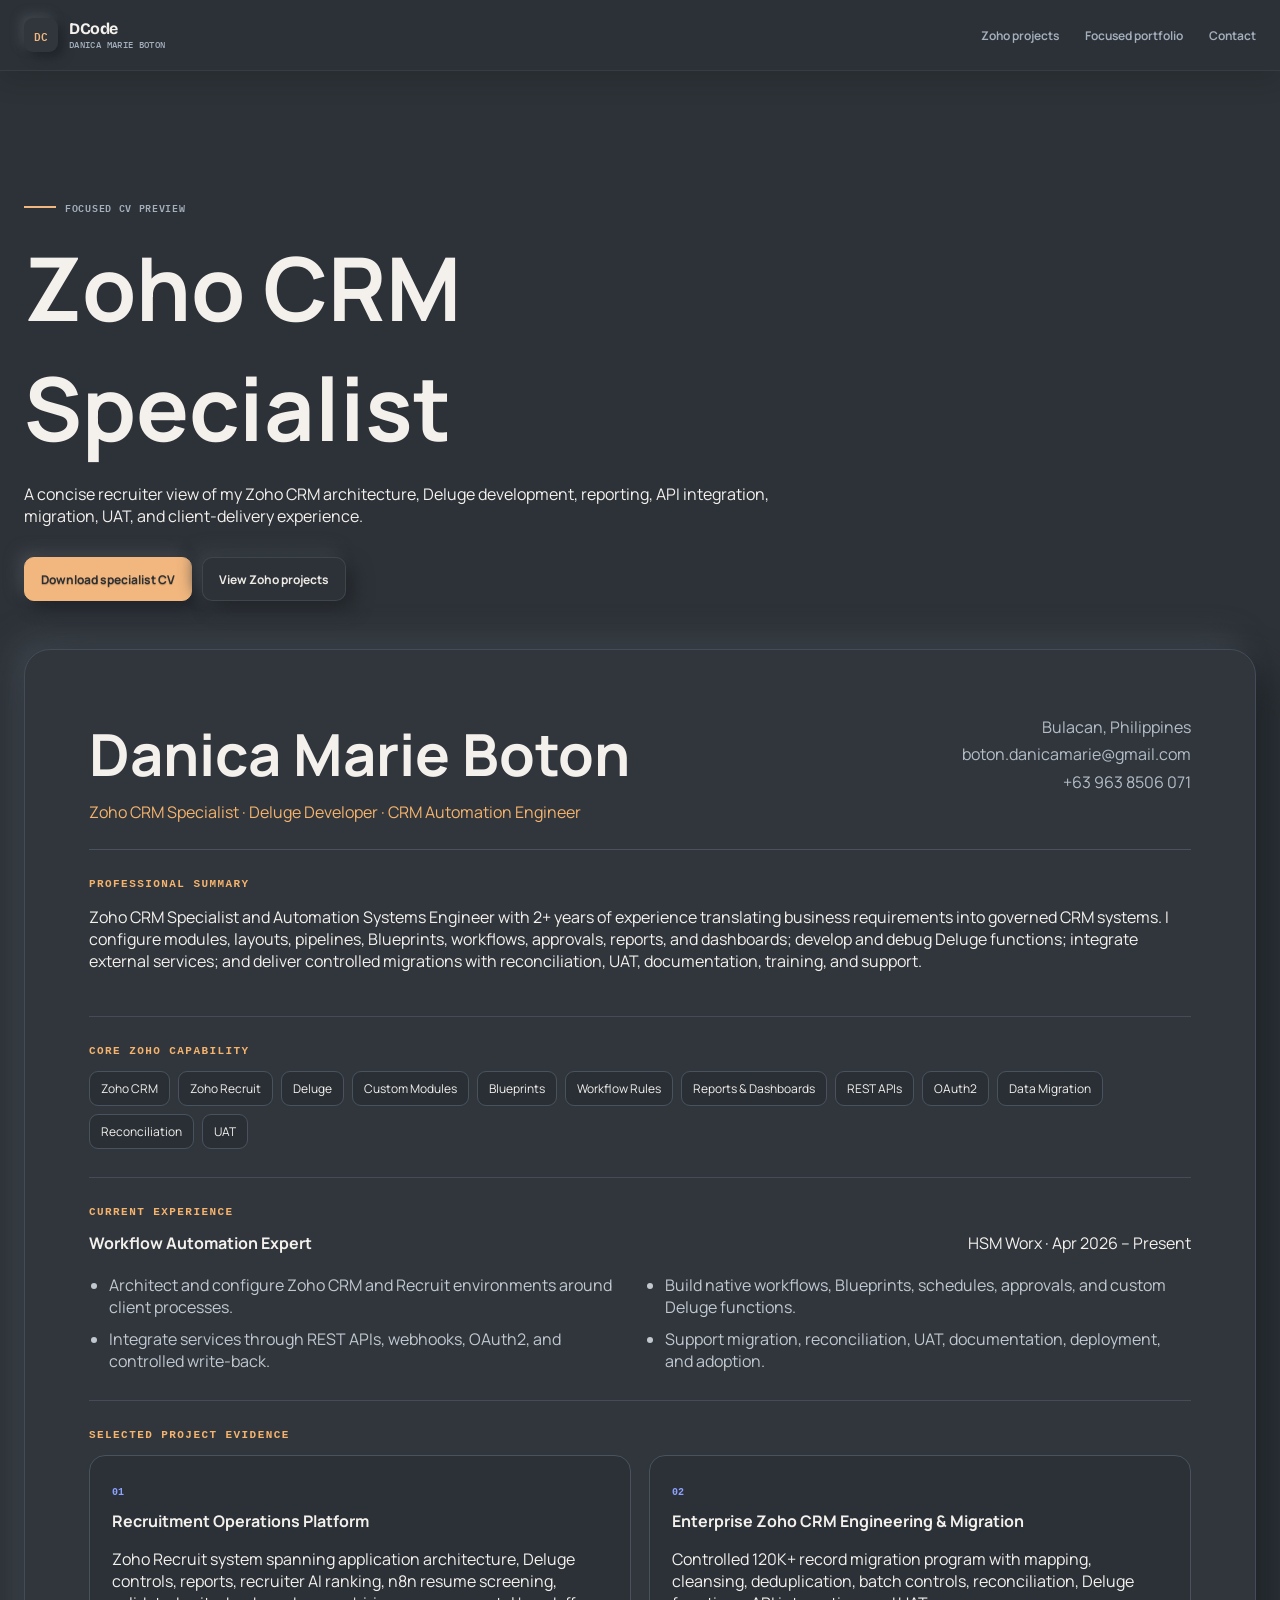
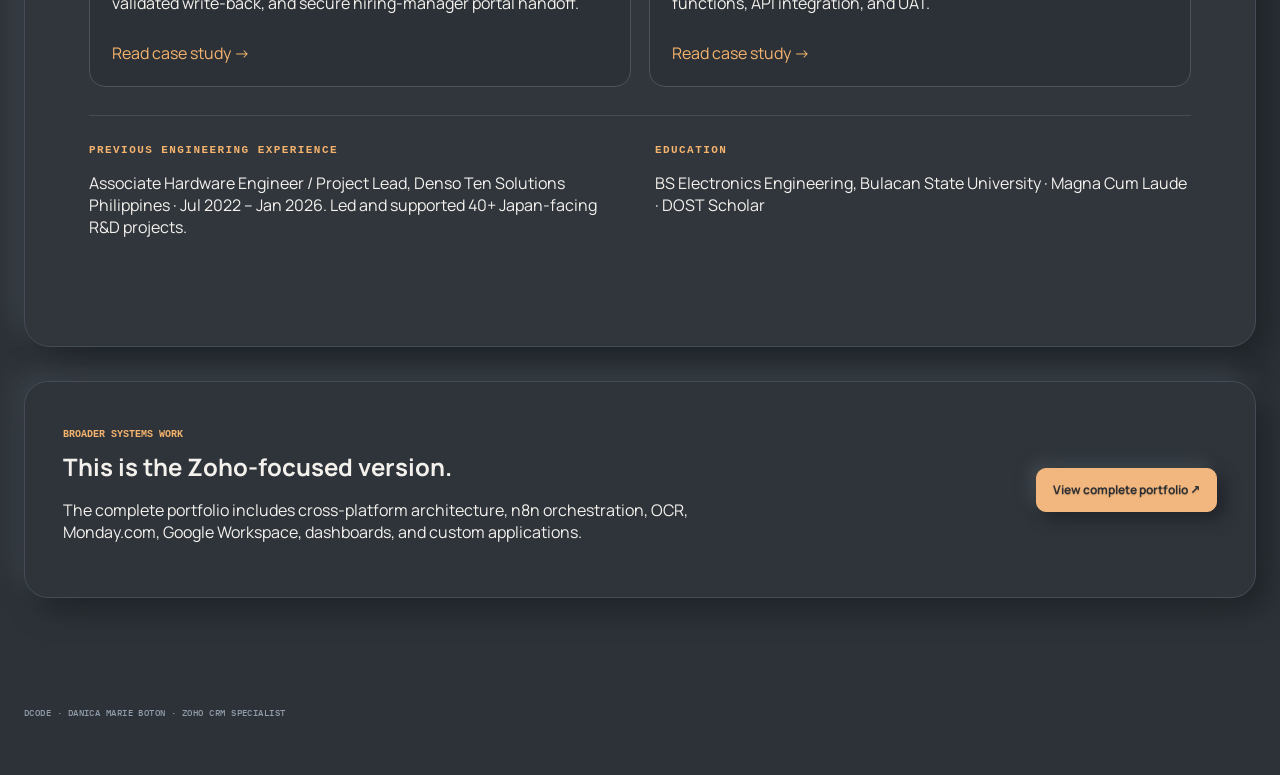
<file: cv.html>
<!doctype html><html lang="en"><head><meta charset="utf-8"><meta name="viewport" content="width=device-width,initial-scale=1"><title>Zoho CRM Specialist CV — Danica Marie Boton</title><meta name="description" content="CV preview for Danica Marie Boton, Zoho CRM Specialist and Deluge Developer."><link rel="stylesheet" href="styles.css"><link rel="stylesheet" href="theme-neumorphism.css?v=3"><link rel="stylesheet" href="zoho-focus.css"><link rel="stylesheet" href="zoho-spacing-fix.css"></head><body class="portfolio-theme zoho-focus cv-page"><nav class="nav"><div class="wrap navin"><a class="brand" href="index.html"><span class="brandmark">DC</span><span>DCode<small>Danica Marie Boton</small></span></a><div class="navlinks"><a href="index.html#work">Zoho projects</a><a href="index.html">Focused portfolio</a><a href="mailto:boton.danicamarie@gmail.com">Contact</a></div></div></nav>
<main class="wrap cv-shell"><header class="cv-intro"><span class="eyebrow">Focused CV preview</span><h1>Zoho CRM Specialist</h1><p>A concise recruiter view of my Zoho CRM architecture, Deluge development, reporting, API integration, migration, UAT, and client-delivery experience.</p><div class="actions"><a class="btn primary" href="assets/Danica_Marie_Boton_Zoho_CRM_Specialist_CV.docx" download>Download specialist CV</a><a class="btn" href="index.html#work">View Zoho projects</a></div></header>
<article class="resume-preview"><header><div><h2>Danica Marie Boton</h2><p>Zoho CRM Specialist · Deluge Developer · CRM Automation Engineer</p></div><div class="resume-contact">Bulacan, Philippines<br><a href="mailto:boton.danicamarie@gmail.com">boton.danicamarie@gmail.com</a><br>+63 963 8506 071</div></header><section><h3>Professional summary</h3><p>Zoho CRM Specialist and Automation Systems Engineer with 2+ years of experience translating business requirements into governed CRM systems. I configure modules, layouts, pipelines, Blueprints, workflows, approvals, reports, and dashboards; develop and debug Deluge functions; integrate external services; and deliver controlled migrations with reconciliation, UAT, documentation, training, and support.</p></section><section><h3>Core Zoho capability</h3><div class="resume-tags"><span>Zoho CRM</span><span>Zoho Recruit</span><span>Deluge</span><span>Custom Modules</span><span>Blueprints</span><span>Workflow Rules</span><span>Reports &amp; Dashboards</span><span>REST APIs</span><span>OAuth2</span><span>Data Migration</span><span>Reconciliation</span><span>UAT</span></div></section><section><h3>Current experience</h3><div class="resume-role"><div><strong>Workflow Automation Expert</strong><span>HSM Worx · Apr 2026 – Present</span></div><ul><li>Architect and configure Zoho CRM and Recruit environments around client processes.</li><li>Build native workflows, Blueprints, schedules, approvals, and custom Deluge functions.</li><li>Integrate services through REST APIs, webhooks, OAuth2, and controlled write-back.</li><li>Support migration, reconciliation, UAT, documentation, deployment, and adoption.</li></ul></div></section><section><h3>Selected project evidence</h3><div class="resume-projects"><article><span>01</span><h4>Recruitment Operations Platform</h4><p>Zoho Recruit system spanning application architecture, Deluge controls, reports, recruiter AI ranking, n8n resume screening, validated write-back, and secure hiring-manager portal handoff.</p><a href="case-study.html?id=recruitment">Read case study →</a></article><article><span>02</span><h4>Enterprise Zoho CRM Engineering &amp; Migration</h4><p>Controlled 120K+ record migration program with mapping, cleansing, deduplication, batch controls, reconciliation, Deluge functions, API integration, and UAT.</p><a href="case-study.html?id=zoho-migration">Read case study →</a></article></div></section><section class="resume-bottom"><div><h3>Previous engineering experience</h3><p>Associate Hardware Engineer / Project Lead, Denso Ten Solutions Philippines · Jul 2022 – Jan 2026. Led and supported 40+ Japan-facing R&amp;D projects.</p></div><div><h3>Education</h3><p>BS Electronics Engineering, Bulacan State University · Magna Cum Laude · DOST Scholar</p></div></section></article>
<aside class="full-portfolio-note" id="full-portfolio"><div><span>Broader systems work</span><h2>This is the Zoho-focused version.</h2><p>The complete portfolio includes cross-platform architecture, n8n orchestration, OCR, Monday.com, Google Workspace, dashboards, and custom applications.</p></div><a class="btn primary" href="../dcode_portfolio_rebuild_v12/index.html">View complete portfolio ↗</a></aside></main><footer class="wrap footer">DCode · Danica Marie Boton · Zoho CRM Specialist</footer></body></html>
</file>
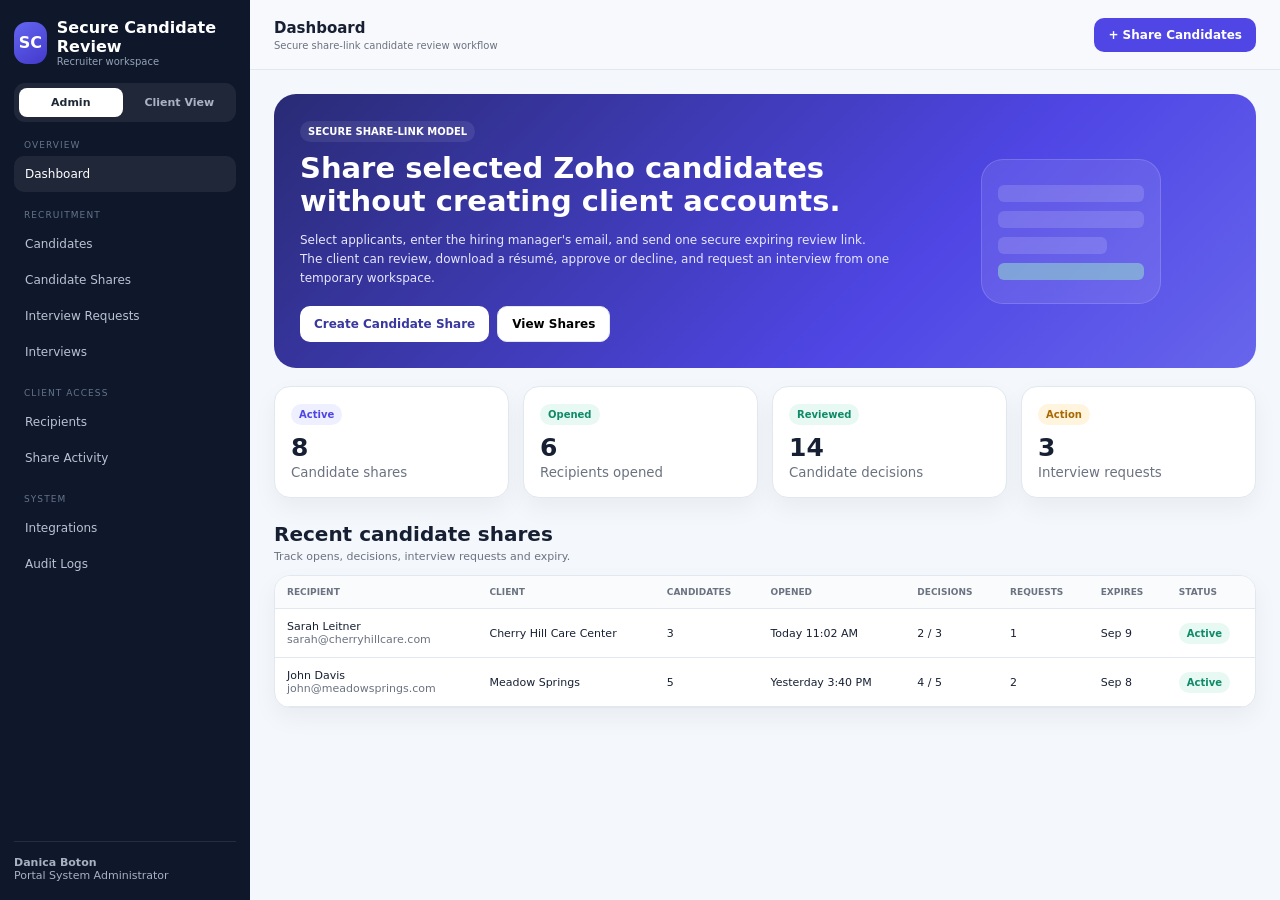
<file: secure-candidate-review.html>
<!doctype html>
<html lang="en">
<head>
<meta charset="utf-8">
<meta name="viewport" content="width=device-width,initial-scale=1">
<title>Secure Candidate Review V5</title>
<style>
:root{--bg:#f4f7fb;--card:#fff;--line:#e2e8f0;--text:#172033;--muted:#6b7280;--nav:#0f172a;--primary:#4f46e5;--ok:#0f8a68;--warn:#a96800;--bad:#c43e55}
*{box-sizing:border-box}body{margin:0;font-family:Inter,system-ui,Segoe UI,sans-serif;background:var(--bg);color:var(--text)}button,input,select,textarea{font:inherit}.hidden{display:none!important}
button{cursor:pointer}.btn{border:0;border-radius:10px;padding:10px 14px;font-weight:800;font-size:12px}.primary{background:var(--primary);color:#fff}.ghost{background:#fff;border:1px solid var(--line)}.success{background:#e8f8f2;color:var(--ok)}.danger{background:#ffedf1;color:var(--bad)}
.pill{display:inline-block;padding:5px 8px;border-radius:999px;font-size:10px;font-weight:800}.pill.ok{background:#e8f8f2;color:var(--ok)}.pill.warn{background:#fff4de;color:var(--warn)}.pill.info{background:#eef0ff;color:var(--primary)}
.layout{display:grid;grid-template-columns:250px 1fr;min-height:100vh}.side{background:var(--nav);color:#fff;padding:18px 14px;display:flex;flex-direction:column}.brand{display:flex;gap:10px;align-items:center;margin-bottom:16px}.logo{width:42px;height:42px;border-radius:13px;background:linear-gradient(145deg,#6366f1,#4338ca);display:grid;place-items:center;font-weight:900}.brand small{display:block;color:#94a3b8;font-size:10px}
.switch{display:grid;grid-template-columns:1fr 1fr;gap:5px;background:#ffffff12;padding:5px;border-radius:11px}.switch button{border:0;background:transparent;color:#aab3c3;border-radius:8px;padding:8px;font-size:11px;font-weight:800}.switch button.active{background:#fff;color:#1f2937}
.navtitle{font-size:9px;color:#64748b;text-transform:uppercase;letter-spacing:.12em;margin:18px 10px 6px}.nav{border:0;background:transparent;color:#b9c3d3;padding:11px;border-radius:10px;text-align:left;font-size:12px}.nav.active,.nav:hover{background:#ffffff12;color:#fff}.account{margin-top:auto;border-top:1px solid #ffffff18;padding-top:14px;font-size:11px;color:#a8b1c2}
.main{min-width:0}.top{height:70px;background:#f8fafddd;border-bottom:1px solid var(--line);display:flex;align-items:center;justify-content:space-between;padding:0 24px;position:sticky;top:0;backdrop-filter:blur(10px);z-index:4}.top h3{margin:0;font-size:15px}.top p{margin:3px 0 0;color:var(--muted);font-size:10px}.content{padding:24px;max-width:1500px;margin:auto}.page{display:none}.page.active{display:block}
.hero{background:linear-gradient(135deg,#292b75,#4f46e5 65%,#6765ec);color:#fff;border-radius:22px;padding:26px;display:grid;grid-template-columns:1.3fr .7fr;gap:20px}.hero h1{font-size:29px;line-height:1.15;margin:10px 0}.hero p{font-size:12px;line-height:1.6;color:#e6e7ff;max-width:760px}.hero-actions{display:flex;gap:8px;margin-top:18px}.hero .primary{background:#fff;color:#3938a0}.art{display:grid;place-items:center}.mail{width:180px;height:145px;border-radius:22px;background:#ffffff18;border:1px solid #ffffff25;padding:16px}.mail div{height:17px;background:#ffffff24;border-radius:6px;margin:9px 0}.mail div:nth-child(3){width:75%}.mail div:nth-child(4){background:#99e7cc80}
.stats{display:grid;grid-template-columns:repeat(4,1fr);gap:14px;margin:18px 0}.card{background:#fff;border:1px solid var(--line);border-radius:16px;box-shadow:0 10px 25px #1820330d}.stat{padding:16px}.stat b{font-size:25px;display:block;margin-top:8px}.stat small{color:var(--muted)}
.head{display:flex;align-items:end;justify-content:space-between;gap:12px;margin:24px 0 12px}.head h2{margin:0;font-size:20px}.head p{margin:4px 0 0;color:var(--muted);font-size:11px}
table{width:100%;border-collapse:collapse}th,td{padding:11px 12px;border-bottom:1px solid var(--line);text-align:left;font-size:11px;white-space:nowrap}th{font-size:9px;color:var(--muted);text-transform:uppercase;background:#fafbfd}.tablewrap{overflow:auto}
.grid{display:grid;grid-template-columns:repeat(3,1fr);gap:14px}.candidate{padding:16px}.person{display:flex;gap:10px;align-items:center}.avatar{width:44px;height:44px;border-radius:13px;background:linear-gradient(145deg,#7771ed,#4c4fc3);color:#fff;display:grid;place-items:center;font-weight:900}.person h3{margin:0;font-size:13px}.person p{margin:3px 0 0;color:var(--muted);font-size:10px}.meta{display:grid;grid-template-columns:1fr 1fr;gap:8px;margin:12px 0}.box{padding:9px;background:#f8fafc;border:1px solid #edf0f5;border-radius:10px}.box span{display:block;font-size:9px;color:var(--muted)}.box b{font-size:10px}.avail{padding:10px;background:#eaf5ff;color:#185b86;border-radius:10px;font-size:10px;line-height:1.5}.actions{display:flex;gap:7px;flex-wrap:wrap;margin-top:12px}.actions .btn{font-size:10px;padding:8px 10px}
.modalbg{position:fixed;inset:0;background:#0f172a99;display:none;align-items:center;justify-content:center;padding:20px;z-index:20}.modalbg.open{display:flex}.modal{background:#fff;width:min(760px,100%);max-height:92vh;overflow:auto;border-radius:18px}.modalhead,.modalfoot{padding:15px 18px;border-bottom:1px solid var(--line);display:flex;align-items:center;justify-content:space-between}.modalfoot{border-top:1px solid var(--line);border-bottom:0;justify-content:flex-end;gap:8px}.modalbody{padding:18px}.close{border:0;background:#f1f5f9;border-radius:8px;width:31px;height:31px;font-size:18px}.field{margin-bottom:12px}.field label{display:block;font-size:9px;font-weight:900;margin-bottom:5px}.field input,.field select,.field textarea{width:100%;padding:10px;border:1px solid var(--line);border-radius:9px}.row2{display:grid;grid-template-columns:1fr 1fr;gap:10px}.notice{padding:11px;border-radius:10px;font-size:10px;line-height:1.5;background:#eaf5ff;color:#185b86;margin-bottom:12px}.selectrow{display:flex;justify-content:space-between;align-items:center;border-bottom:1px solid var(--line);padding:10px 0}.selectrow label{display:flex;gap:8px;align-items:center}
.client{min-height:100vh;background:#f7f9fc}.clienttop{background:#fff;border-bottom:1px solid var(--line);padding:14px 22px;display:flex;justify-content:space-between;align-items:center}.clientwrap{max-width:1160px;margin:auto;padding:24px 20px}.sharebanner{background:linear-gradient(135deg,#292b75,#4f46e5);color:#fff;border-radius:22px;padding:22px}.sharebanner h1{margin:8px 0;font-size:24px}.sharebanner p{font-size:11px;color:#e5e7ff;line-height:1.6}.sharemeta{display:flex;gap:7px;flex-wrap:wrap}.chip{padding:6px 8px;border-radius:999px;background:#ffffff16;border:1px solid #ffffff20;font-size:9px}.security{margin:14px 0;padding:12px;border:1px solid var(--line);border-radius:11px;background:#fff;font-size:10px;color:#566174}.decision{margin-top:12px;padding:10px;background:#e8f8f2;color:var(--ok);border-radius:9px;font-size:10px;font-weight:800}
.toast{position:fixed;right:20px;bottom:20px;background:#111827;color:#fff;padding:12px 15px;border-radius:10px;font-size:11px;opacity:0;transform:translateY(15px);transition:.2s;z-index:30}.toast.show{opacity:1;transform:none}
@media(max-width:1000px){.stats{grid-template-columns:repeat(2,1fr)}.grid{grid-template-columns:repeat(2,1fr)}.hero{grid-template-columns:1fr}.art{display:none}}
@media(max-width:760px){.layout{grid-template-columns:1fr}.side{display:none}.grid{grid-template-columns:1fr}.stats{grid-template-columns:1fr}.row2{grid-template-columns:1fr}.content{padding:16px}.hero h1{font-size:23px}}
</style>
</head>
<body>

<div id="adminApp">
<div class="layout">
<aside class="side">
  <div class="brand"><div class="logo">SC</div><div><b>Secure Candidate Review</b><small>Recruiter workspace</small></div></div>
  <div class="switch"><button class="active">Admin</button><button id="clientPreview">Client View</button></div>
  <div class="navtitle">Overview</div>
  <button class="nav active" data-page="dashboard">Dashboard</button>
  <div class="navtitle">Recruitment</div>
  <button class="nav" data-page="candidates">Candidates</button>
  <button class="nav" data-page="shares">Candidate Shares</button>
  <button class="nav" data-page="requests">Interview Requests</button>
  <button class="nav" data-page="interviews">Interviews</button>
  <div class="navtitle">Client Access</div>
  <button class="nav" data-page="recipients">Recipients</button>
  <button class="nav" data-page="activity">Share Activity</button>
  <div class="navtitle">System</div>
  <button class="nav" data-page="integrations">Integrations</button>
  <button class="nav" data-page="logs">Audit Logs</button>
  <div class="account"><b>Danica Boton</b><br>Portal System Administrator</div>
</aside>

<main class="main">
<header class="top"><div><h3 id="title">Dashboard</h3><p id="subtitle">Secure share-link candidate review workflow</p></div><button class="btn primary openShare">+ Share Candidates</button></header>
<div class="content">
<section class="page active" id="dashboardPage">
  <div class="hero"><div><span class="pill" style="background:#ffffff15">SECURE SHARE-LINK MODEL</span><h1>Share selected Zoho candidates without creating client accounts.</h1><p>Select applicants, enter the hiring manager's email, and send one secure expiring review link. The client can review, download a résumé, approve or decline, and request an interview from one temporary workspace.</p><div class="hero-actions"><button class="btn primary openShare">Create Candidate Share</button><button class="btn ghost" id="goShares">View Shares</button></div></div><div class="art"><div class="mail"><div></div><div></div><div></div><div></div></div></div></div>
  <div class="stats"><div class="card stat"><span class="pill info">Active</span><b>8</b><small>Candidate shares</small></div><div class="card stat"><span class="pill ok">Opened</span><b>6</b><small>Recipients opened</small></div><div class="card stat"><span class="pill ok">Reviewed</span><b>14</b><small>Candidate decisions</small></div><div class="card stat"><span class="pill warn">Action</span><b>3</b><small>Interview requests</small></div></div>
  <div class="head"><div><h2>Recent candidate shares</h2><p>Track opens, decisions, interview requests and expiry.</p></div></div>
  <div class="card tablewrap"><table><thead><tr><th>Recipient</th><th>Client</th><th>Candidates</th><th>Opened</th><th>Decisions</th><th>Requests</th><th>Expires</th><th>Status</th></tr></thead><tbody>
    <tr><td>Sarah Leitner<br><span style="color:#6b7280">sarah@cherryhillcare.com</span></td><td>Cherry Hill Care Center</td><td>3</td><td>Today 11:02 AM</td><td>2 / 3</td><td>1</td><td>Sep 9</td><td><span class="pill ok">Active</span></td></tr>
    <tr><td>John Davis<br><span style="color:#6b7280">john@meadowsprings.com</span></td><td>Meadow Springs</td><td>5</td><td>Yesterday 3:40 PM</td><td>4 / 5</td><td>2</td><td>Sep 8</td><td><span class="pill ok">Active</span></td></tr>
  </tbody></table></div>
</section>

<section class="page" id="candidatesPage"><div class="head"><div><h2>Zoho Candidates</h2><p>Endorsed candidates available to share.</p></div><button class="btn primary openShare">+ Share Candidates</button></div><div class="grid" id="adminCandidates"></div></section>

<section class="page" id="sharesPage"><div class="head"><div><h2>Candidate Shares</h2><p>Each share is a temporary recipient-scoped review workspace.</p></div><button class="btn primary openShare">+ Create Share</button></div><div class="card tablewrap"><table><thead><tr><th>Share</th><th>Recipient</th><th>Client</th><th>Candidates</th><th>Created</th><th>Opened</th><th>Decisions</th><th>Expires</th><th>Status</th></tr></thead><tbody>
<tr><td>SHARE-00124</td><td>Sarah Leitner<br><span style="color:#6b7280">sarah@cherryhillcare.com</span></td><td>Cherry Hill</td><td>3</td><td>Sep 2 10:46 AM</td><td>Sep 2 11:02 AM</td><td>2 / 3</td><td>Sep 9</td><td><span class="pill ok">Active</span></td></tr>
<tr><td>SHARE-00123</td><td>John Davis<br><span style="color:#6b7280">john@meadowsprings.com</span></td><td>Meadow Springs</td><td>5</td><td>Sep 1 2:18 PM</td><td>Sep 1 3:40 PM</td><td>4 / 5</td><td>Sep 8</td><td><span class="pill ok">Active</span></td></tr>
</tbody></table></div></section>

<section class="page" id="requestsPage"><div class="head"><div><h2>Interview Requests</h2><p>Accept the requested schedule, propose another time, or set the meeting manually.</p></div></div><div class="grid">
<article class="card candidate"><div class="person"><div class="avatar">JM</div><div><h3>Jessica Morgan</h3><p>Registered Nurse · Cherry Hill</p></div></div><span class="pill warn" style="margin-top:10px">Interview Requested</span><div class="avail" style="margin-top:10px"><b>Client preferred</b><br>Sep 7, 10:00 AM–12:30 PM ET<br>Alternative: Sep 8, 2:00–4:00 PM ET</div><div class="avail" style="margin-top:8px;background:#e8f8f2;color:#0f8a68"><b>Candidate availability</b><br>Tue–Thu, 9:00 AM–1:00 PM ET</div><div class="actions"><button class="btn primary book">Accept & Book</button><button class="btn ghost book">Set Meeting Manually</button><button class="btn ghost">Propose Another Time</button></div></article>
</div></section>

<section class="page" id="interviewsPage"><div class="head"><div><h2>Confirmed Interviews</h2><p>Final meeting records synchronized to Zoho.</p></div></div><div class="grid"><article class="card candidate"><div class="person"><div class="avatar">MR</div><div><h3>Marcus Reed</h3><p>LPN Interview</p></div></div><span class="pill ok" style="margin-top:10px">Confirmed</span><div class="meta"><div class="box"><span>Date</span><b>Sep 8, 2026</b></div><div class="box"><span>Time</span><b>2:30–3:15 PM ET</b></div><div class="box"><span>Provider</span><b>Microsoft Teams</b></div><div class="box"><span>Zoho</span><b>Interview synced</b></div></div><button class="btn primary">Open Meeting Details</button></article></div></section>

<section class="page" id="recipientsPage"><div class="head"><div><h2>Recipients</h2><p>Email recipients, not portal user accounts.</p></div></div><div class="card tablewrap"><table><thead><tr><th>Name</th><th>Email</th><th>Client</th><th>Shares</th><th>Last Opened</th><th>Status</th></tr></thead><tbody><tr><td>Sarah Leitner</td><td>sarah@cherryhillcare.com</td><td>Cherry Hill Care Center</td><td>3</td><td>Today 11:02 AM</td><td><span class="pill ok">Active</span></td></tr><tr><td>John Davis</td><td>john@meadowsprings.com</td><td>Meadow Springs</td><td>2</td><td>Yesterday 3:40 PM</td><td><span class="pill ok">Active</span></td></tr></tbody></table></div></section>

<section class="page" id="activityPage"><div class="head"><div><h2>Share Activity</h2><p>Complete recipient activity timeline.</p></div></div><div class="card" style="padding:18px"><div class="notice"><b>SHARE-00124 · sarah@cherryhillcare.com</b><br>Cherry Hill Care Center · 3 candidates</div><ul style="line-height:2;font-size:11px"><li>10:46 AM — Share created</li><li>10:47 AM — Secure email sent</li><li>11:02 AM — Secure link activated and temporary session created</li><li>11:03 AM — Jessica Morgan viewed</li><li>11:04 AM — Résumé downloaded</li><li>11:07 AM — Proceed to Interview</li><li>11:08 AM — Interview availability submitted</li></ul></div></section>

<section class="page" id="integrationsPage"><div class="head"><div><h2>Integrations</h2><p>Admin-managed source systems and meeting providers.</p></div></div><div class="grid"><div class="card candidate"><span class="pill ok">Connected</span><h3>Zoho Recruit</h3><p style="font-size:10px;color:#6b7280">Candidates, Applications, Interviews, Attachments and Scheduling Requests.</p><button class="btn ghost">Manage Mapping</button></div><div class="card candidate"><span class="pill warn">Manual</span><h3>Meeting Provider</h3><p style="font-size:10px;color:#6b7280">Manual meeting setup enabled. Teams/Meet/Zoom can be added.</p><button class="btn ghost">Configure</button></div><div class="card candidate"><span class="pill ok">Connected</span><h3>Supabase</h3><p style="font-size:10px;color:#6b7280">Shares, sessions, scheduling, idempotency and audit records.</p><button class="btn ghost">Connection Details</button></div></div></section>

<section class="page" id="logsPage"><div class="head"><div><h2>Audit Logs</h2><p>Technical process outcomes visible to administrators only.</p></div></div><div class="card tablewrap"><table><thead><tr><th>Time</th><th>Actor</th><th>Action</th><th>Candidate</th><th>Portal</th><th>Integration</th><th>Correlation</th></tr></thead><tbody><tr><td>11:08 AM</td><td>Share Recipient</td><td>Interview requested</td><td>Jessica Morgan</td><td><span class="pill ok">Saved</span></td><td><span class="pill ok">Synced</span></td><td>req-8f12a9d4</td></tr><tr><td>11:07 AM</td><td>Share Recipient</td><td>Candidate approved</td><td>Jessica Morgan</td><td><span class="pill ok">Saved</span></td><td><span class="pill ok">Synced</span></td><td>decision-61fb770a</td></tr></tbody></table></div></section>
</div></main>
</div>
</div>

<div class="client hidden" id="clientApp">
<div class="clienttop"><div class="brand" style="margin:0"><div class="logo">SC</div><div><b>Secure Candidate Review</b><small style="color:#6b7280">Cherry Hill Care Center</small></div></div><div><span class="pill ok">Secure review session</span> <button class="btn ghost" id="backAdmin">← Admin Preview</button></div></div>
<div class="clientwrap">
<div class="sharebanner"><span class="pill" style="background:#ffffff15">CANDIDATES SHARED FOR YOUR REVIEW</span><h1>3 candidates from the Recruitment Team</h1><p>Review the candidates below and choose whether you would like to proceed. You can request an interview without creating an account.</p><div class="sharemeta"><span class="chip">sarah@cherryhillcare.com</span><span class="chip">Expires Sep 9, 2026</span><span class="chip">SHARE-00124</span></div></div>
<div class="security"><b>Secure review link activated.</b> The emailed token has been converted into a temporary browser session. This workspace shows only the candidates included in this share.</div>
<div class="grid" id="clientCandidates"></div>
</div>
</div>

<div class="modalbg" id="shareModal"><div class="modal"><div class="modalhead"><b>Create Candidate Share</b><button class="close" data-close="shareModal">×</button></div><div class="modalbody"><div class="notice">Select Zoho candidates, enter one recipient, choose visible information, and create one secure expiring review link.</div><div class="row2"><div><div class="field"><label>CLIENT / FACILITY</label><select><option>Cherry Hill Care Center</option></select></div><div class="field"><label>RECIPIENT NAME</label><input value="Sarah Leitner"></div><div class="field"><label>RECIPIENT EMAIL</label><input value="sarah@cherryhillcare.com"></div><div class="field"><label>LINK EXPIRY</label><select><option>7 days</option><option>3 days</option><option>14 days</option></select></div></div><div><div class="field"><label>SELECT CANDIDATES</label><div id="candidateSelect"></div></div></div></div><div class="field"><label>VISIBLE INFORMATION</label><div class="actions"><label><input type="checkbox" checked> Resume</label><label><input type="checkbox" checked> Experience</label><label><input type="checkbox" checked> License</label><label><input type="checkbox" checked> Skills</label><label><input type="checkbox" checked> Availability</label></div></div></div><div class="modalfoot"><button class="btn ghost" data-close="shareModal">Cancel</button><button class="btn primary" id="sendShare">Send Secure Review Link</button></div></div></div>

<div class="modalbg" id="requestModal"><div class="modal"><div class="modalhead"><b>Request Interview</b><button class="close" data-close="requestModal">×</button></div><div class="modalbody"><div class="field"><label>CANDIDATE</label><input id="requestName" disabled></div><div class="field"><label>SCHEDULING PREFERENCE</label><select id="pref"><option value="times">I have preferred availability</option><option value="recruiter">Let the recruiter arrange it</option></select></div><div id="timeArea"><div class="row2"><div class="field"><label>DATE</label><input type="date" value="2026-09-07"></div><div class="field"><label>TIME ZONE</label><select><option>Eastern Time</option></select></div></div><div class="row2"><div class="field"><label>START</label><input type="time" value="10:00"></div><div class="field"><label>END</label><input type="time" value="12:30"></div></div></div><div class="field"><label>NOTES</label><textarea placeholder="Optional notes"></textarea></div></div><div class="modalfoot"><button class="btn ghost" data-close="requestModal">Cancel</button><button class="btn primary" id="submitRequest">Request Interview</button></div></div></div>

<div class="modalbg" id="bookModal"><div class="modal"><div class="modalhead"><b>Book Interview</b><button class="close" data-close="bookModal">×</button></div><div class="modalbody"><div class="notice"><b>Jessica Morgan</b><br>Client preferred: Sep 7, 10:00 AM–12:30 PM ET<br>Candidate availability: Tue–Thu, 9:00 AM–1:00 PM ET</div><div class="row2"><div class="field"><label>DATE</label><input type="date" value="2026-09-07"></div><div class="field"><label>TIME ZONE</label><select><option>Eastern Time</option></select></div></div><div class="row2"><div class="field"><label>START</label><input type="time" value="10:30"></div><div class="field"><label>END</label><input type="time" value="11:15"></div></div><div class="field"><label>MEETING MODE</label><select><option>Manual meeting link</option><option>Microsoft Teams</option><option>Google Meet</option><option>Zoom</option></select></div><div class="field"><label>MEETING URL</label><input value="https://teams.microsoft.com/l/meetup-join/example"></div><div class="field"><label>INTERVIEWER(S)</label><input value="Sarah Leitner, John Davis"></div></div><div class="modalfoot"><button class="btn ghost" data-close="bookModal">Cancel</button><button class="btn primary" id="confirmBook">Confirm & Book</button></div></div></div>

<div class="toast" id="toast"></div>
<script>
const C=[
{id:1,n:"Jessica Morgan",i:"JM",r:"Registered Nurse",e:"6 years",l:"RN • NJ Active",a:"Tue–Thu, 9:00 AM–1:00 PM ET",resume:true},
{id:2,n:"Marcus Reed",i:"MR",r:"Licensed Practical Nurse",e:"4 years",l:"LPN • NJ Active",a:"Weekdays after 2:00 PM ET",resume:true},
{id:3,n:"Nina Patel",i:"NP",r:"Certified Nursing Assistant",e:"3 years",l:"CNA • NJ Active",a:"Mon, Wed, Fri, 10:00 AM–4:00 PM ET",resume:true},
{id:4,n:"Anthony Brooks",i:"AB",r:"Physical Therapist",e:"8 years",l:"PT • NJ Active",a:"Not yet provided",resume:false}
];let decisions={};const $=s=>document.querySelector(s),$$=s=>[...document.querySelectorAll(s)];
function toast(t){const x=$("#toast");x.textContent=t;x.classList.add("show");setTimeout(()=>x.classList.remove("show"),2200)}
function go(p){$$(".page").forEach(x=>x.classList.remove("active"));$("#"+p+"Page").classList.add("active");$$(".nav").forEach(x=>x.classList.toggle("active",x.dataset.page===p));const m={dashboard:["Dashboard","Secure share-link candidate review workflow"],candidates:["Candidates","Endorsed Zoho candidates"],shares:["Candidate Shares","Temporary recipient-scoped review workspaces"],requests:["Interview Requests","Scheduling actions awaiting recruiter"],interviews:["Interviews","Confirmed meeting records"],recipients:["Recipients","Email recipients, not accounts"],activity:["Share Activity","Recipient review history"],integrations:["Integrations","Zoho and meeting configuration"],logs:["Audit Logs","Admin-only integration outcomes"]};$("#title").textContent=m[p][0];$("#subtitle").textContent=m[p][1]}
function adminCard(c){return `<article class="card candidate"><div class="person"><div class="avatar">${c.i}</div><div><h3>${c.n}</h3><p>${c.r}</p></div></div><span class="pill info" style="margin-top:10px">Endorsed to Client</span><div class="meta"><div class="box"><span>Experience</span><b>${c.e}</b></div><div class="box"><span>License</span><b>${c.l}</b></div></div><div class="avail"><b>Availability</b><br>${c.a}</div><div class="actions"><button class="btn ghost">View Profile</button><button class="btn primary openShare">Share Candidate</button></div></article>`}
function clientCard(c){let d=decisions[c.id];return `<article class="card candidate"><div class="person"><div class="avatar">${c.i}</div><div><h3>${c.n}</h3><p>${c.r}</p></div></div><div class="meta"><div class="box"><span>Experience</span><b>${c.e}</b></div><div class="box"><span>License</span><b>${c.l}</b></div></div><div class="avail"><b>Candidate availability</b><br>${c.a}</div><div class="actions"><button class="btn ghost resume">${c.resume?"Download Resume":"Resume Unavailable"}</button>${d?"":`<button class="btn danger reject" data-id="${c.id}">Do Not Proceed</button><button class="btn success proceed" data-id="${c.id}">Proceed to Interview</button>`}</div>${d?`<div class="decision">✓ ${d}</div>`:""}</article>`}
function render(){ $("#adminCandidates").innerHTML=C.map(adminCard).join("");$("#candidateSelect").innerHTML=C.map((c,i)=>`<div class="selectrow"><label><input type="checkbox" ${i<3?"checked":""}> <span><b>${c.n}</b><br><small>${c.r}</small></span></label><span class="pill ${c.resume?"ok":"warn"}">${c.resume?"Resume available":"No resume"}</span></div>`).join("");$("#clientCandidates").innerHTML=C.slice(0,3).map(clientCard).join("");$$(".openShare").forEach(b=>b.onclick=()=>$("#shareModal").classList.add("open"));$$(".reject").forEach(b=>b.onclick=()=>{decisions[+b.dataset.id]="Do Not Proceed";render();toast("Decision submitted successfully.")});$$(".proceed").forEach(b=>b.onclick=()=>{let c=C.find(x=>x.id==b.dataset.id);$("#requestName").value=c.n+" — "+c.r;$("#requestModal").classList.add("open")});$$(".resume").forEach(b=>b.onclick=()=>toast("Resume verified and secure download started."))}
$$(".nav").forEach(b=>b.onclick=()=>go(b.dataset.page));$$("[data-close]").forEach(b=>b.onclick=()=>$("#"+b.dataset.close).classList.remove("open"));$$(".modalbg").forEach(m=>m.onclick=e=>{if(e.target===m)m.classList.remove("open")});
$("#goShares").onclick=()=>go("shares");$("#clientPreview").onclick=()=>{$("#adminApp").classList.add("hidden");$("#clientApp").classList.remove("hidden")};$("#backAdmin").onclick=()=>{$("#clientApp").classList.add("hidden");$("#adminApp").classList.remove("hidden")};
$("#sendShare").onclick=()=>{$("#shareModal").classList.remove("open");toast("Secure review link created and queued for email.");go("shares")};$("#pref").onchange=e=>$("#timeArea").classList.toggle("hidden",e.target.value==="recruiter");$("#submitRequest").onclick=()=>{$("#requestModal").classList.remove("open");decisions[1]="Proceed to Interview — Request Submitted";render();toast("Interview request submitted.")};$$(".book").forEach(b=>b.onclick=()=>$("#bookModal").classList.add("open"));$("#confirmBook").onclick=()=>{$("#bookModal").classList.remove("open");toast("Interview confirmed and Zoho sync queued.");go("interviews")};render();
</script>
</body></html>
</file>
<file: styles.css>
@import url('https://fonts.googleapis.com/css2?family=Bricolage+Grotesque:opsz,wght@12..96,400;12..96,500;12..96,600;12..96,700&family=IBM+Plex+Mono:wght@400;500;600&family=Manrope:wght@400;500;600;700&display=swap');

:root{
  --ink:#111318;
  --ink-2:#22262d;
  --muted:#66707d;
  --paper:#f3f5f7;
  --surface:#ffffff;
  --surface-2:#e9edf1;
  --line:#d9dfe5;
  --line-dark:#c8d0d8;
  --blue:#315cff;
  --blue-soft:#e9edff;
  --orange:#ff6846;
  --green:#0d9f72;
  --violet:#6864ff;
  --radius:18px;
  --radius-sm:11px;
  --shadow:0 20px 50px rgba(16,23,35,.10);
  --max:1240px;
}
*{box-sizing:border-box}
html{scroll-behavior:smooth}
body{margin:0;background:var(--paper);color:var(--ink);font-family:Manrope,system-ui,sans-serif;-webkit-font-smoothing:antialiased}
a{color:inherit;text-decoration:none}
button,input,select,textarea{font:inherit}
.wrap{width:min(var(--max),calc(100% - 48px));margin-inline:auto}

/* ---- portfolio shell ---- */
.nav{position:sticky;top:0;z-index:60;border-bottom:1px solid rgba(17,19,24,.08);background:rgba(243,245,247,.88);backdrop-filter:blur(18px)}
.navin{height:70px;display:flex;align-items:center;justify-content:space-between;gap:24px}
.brand{display:flex;align-items:center;gap:11px;font-family:"Bricolage Grotesque",sans-serif;font-weight:700;letter-spacing:-.03em}
.brandmark{width:34px;height:34px;border-radius:9px;background:var(--ink);color:#fff;display:grid;place-items:center;font:600 11px/1 "IBM Plex Mono",monospace;box-shadow:inset 0 0 0 1px rgba(255,255,255,.15)}
.brand small{display:block;color:var(--muted);font:500 9px/1.2 "IBM Plex Mono",monospace;letter-spacing:.04em;text-transform:uppercase;margin-top:2px}
.navlinks{display:flex;align-items:center;gap:26px;font-size:12px;font-weight:650}
.navlinks a{color:#454d58;transition:.18s ease}
.navlinks a:hover{color:var(--ink)}

.hero{padding:88px 0 48px;display:grid;grid-template-columns:minmax(0,1.03fr) minmax(420px,.97fr);gap:64px;align-items:center}
.hero-copy{max-width:720px}
.eyebrow,.kicker,.num,.status,.micro{font:600 10px/1.25 "IBM Plex Mono",monospace;letter-spacing:.07em;text-transform:uppercase}
.eyebrow{display:inline-flex;align-items:center;gap:9px;color:#4b5562}
.eyebrow:before{content:"";width:32px;height:2px;background:var(--orange)}
.hero h1,.casehero h1{font-family:"Bricolage Grotesque",sans-serif;letter-spacing:-.065em;font-weight:600;margin:20px 0 22px;line-height:.93}
.hero h1{font-size:clamp(58px,7vw,96px);max-width:800px}
.hero h1 em{font-style:normal;color:var(--blue)}
.hero p{font-size:18px;line-height:1.68;color:#4f5966;max-width:700px;margin:0}
.actions{display:flex;flex-wrap:wrap;gap:10px;margin-top:30px}
.btn{min-height:44px;display:inline-flex;align-items:center;justify-content:center;gap:8px;border:1px solid var(--line-dark);border-radius:10px;padding:0 16px;background:var(--surface);font-size:12px;font-weight:700;transition:.18s ease;box-shadow:0 2px 0 rgba(10,15,25,.03)}
.btn:hover{transform:translateY(-2px);border-color:#aab4bf;box-shadow:0 10px 28px rgba(22,30,43,.08)}
.btn.primary{background:var(--ink);color:#fff;border-color:var(--ink)}
.btn.blue{background:var(--blue);color:#fff;border-color:var(--blue)}

.system-map{position:relative;min-height:500px;border-radius:28px;background:#11151c;color:#fff;padding:28px;overflow:hidden;box-shadow:0 28px 70px rgba(15,20,30,.22)}
.system-map:before{content:"";position:absolute;inset:0;background-image:linear-gradient(rgba(255,255,255,.045) 1px,transparent 1px),linear-gradient(90deg,rgba(255,255,255,.045) 1px,transparent 1px);background-size:32px 32px;mask-image:linear-gradient(to bottom,black,transparent 96%)}
.system-map .map-head{position:relative;display:flex;justify-content:space-between;align-items:center;font:500 9px/1 "IBM Plex Mono",monospace;text-transform:uppercase;letter-spacing:.08em;color:#9aa8b7}
.map-status{display:flex;align-items:center;gap:7px}.map-status i{width:7px;height:7px;border-radius:50%;background:#38d49a;box-shadow:0 0 0 4px rgba(56,212,154,.12)}
.map-node{position:absolute;width:150px;padding:13px 14px;border:1px solid rgba(255,255,255,.14);border-radius:13px;background:rgba(18,25,34,.92);box-shadow:0 14px 30px rgba(0,0,0,.28)}
.map-node b{display:block;font-family:"Bricolage Grotesque";font-size:14px;margin-bottom:3px}.map-node span{display:block;font:500 8px/1.35 "IBM Plex Mono",monospace;text-transform:uppercase;letter-spacing:.04em;color:#91a0b1}
.map-node.a{left:30px;top:112px}.map-node.b{left:220px;top:82px}.map-node.c{right:34px;top:145px}.map-node.d{left:112px;top:275px}.map-node.e{right:74px;bottom:72px}
.map-node.hot{border-color:rgba(68,109,255,.65);box-shadow:0 0 0 1px rgba(68,109,255,.15),0 20px 44px rgba(0,0,0,.32)}
.map-node.hot:before{content:"";position:absolute;left:-1px;top:14px;bottom:14px;width:3px;border-radius:0 3px 3px 0;background:#4d73ff}
.map-line{position:absolute;height:1px;background:rgba(255,255,255,.18);transform-origin:left}.map-line:after{content:"";position:absolute;width:42px;height:1px;background:linear-gradient(90deg,transparent,#67a2ff,transparent);animation:pulse-line 2.2s linear infinite}
.map-line.l1{left:176px;top:139px;width:74px;transform:rotate(-12deg)}.map-line.l2{left:370px;top:128px;width:96px;transform:rotate(17deg)}.map-line.l3{left:286px;top:179px;width:114px;transform:rotate(94deg)}.map-line.l4{left:260px;top:334px;width:170px;transform:rotate(24deg)}
@keyframes pulse-line{from{transform:translateX(-60px)}to{transform:translateX(170px)}}
.map-foot{position:absolute;left:28px;right:28px;bottom:24px;display:flex;justify-content:space-between;color:#8390a0;font:500 8px/1 "IBM Plex Mono",monospace;text-transform:uppercase;letter-spacing:.08em}

.proofrail{width:min(var(--max),calc(100% - 48px));margin:0 auto 84px;display:grid;grid-template-columns:repeat(4,1fr);border-top:1px solid var(--line-dark);border-bottom:1px solid var(--line-dark)}
.proof{padding:22px 24px 24px;border-right:1px solid var(--line-dark)}.proof:last-child{border-right:0}.proof strong{display:block;font-family:"Bricolage Grotesque";font-size:32px;line-height:1;letter-spacing:-.05em}.proof span{display:block;color:#68717d;font-size:10px;line-height:1.5;margin-top:7px;max-width:190px}

.section{padding:84px 0}
.sectionhead{display:grid;grid-template-columns:1fr 420px;gap:36px;align-items:end;margin-bottom:44px}
.kicker{color:var(--blue);margin-bottom:12px}
.sectionhead h2,.contact h2{font-family:"Bricolage Grotesque";font-size:clamp(38px,4.7vw,64px);letter-spacing:-.055em;line-height:.98;margin:0;font-weight:600}
.sectionhead p{color:var(--muted);font-size:13px;line-height:1.75;margin:0}

.cards{display:grid;gap:28px}
.project{--accent:var(--blue);display:grid;grid-template-columns:minmax(320px,.82fr) minmax(0,1.18fr);gap:0;background:var(--surface);border:1px solid var(--line);border-radius:24px;overflow:hidden;min-height:460px;box-shadow:0 8px 24px rgba(13,20,31,.04);transition:.22s ease}
.project:hover{transform:translateY(-3px);box-shadow:0 24px 50px rgba(13,20,31,.10);border-color:#c7cfd8}
.project[data-id="portal"]{--accent:#07996f}.project[data-id="monday"]{--accent:#6c63ff}.project[data-id="dee"]{--accent:#ff6846}.project[data-id="ocr"]{--accent:#e5a20b}.project[data-id="zoho-migration"]{--accent:#2c70d6}.project[data-id="sheets"]{--accent:#168b55}.project[data-id="ops-dashboard"]{--accent:#177e9f}
.projectcopy{padding:32px 32px 30px;display:flex;flex-direction:column;min-width:0}.projecttop{display:flex;justify-content:space-between;align-items:flex-start;gap:16px}.num{color:var(--accent)}.status{color:#79828d;letter-spacing:.03em;text-transform:none;font-size:9px;text-align:right;max-width:180px}
.project h3{font:600 clamp(30px,3.2vw,48px)/1 "Bricolage Grotesque",sans-serif;letter-spacing:-.05em;margin:40px 0 14px;max-width:560px}.project p{color:#606a76;line-height:1.72;font-size:13px;max-width:560px;margin:0}.project .chips{margin-top:24px}
.chips{display:flex;flex-wrap:wrap;gap:7px}.chip{border:1px solid var(--line);border-radius:999px;padding:6px 9px;background:#fafbfc;color:#59626d;font:600 8px/1 "IBM Plex Mono",monospace;text-transform:uppercase;letter-spacing:.04em}
.metricline{display:grid;grid-template-columns:1fr 1fr;gap:0;margin-top:auto;padding-top:28px}.mini{padding-top:14px;border-top:1px solid var(--line);padding-right:16px}.mini+ .mini{padding-left:16px;border-left:1px solid var(--line)}.mini strong{display:block;font-family:"Bricolage Grotesque";font-size:22px;letter-spacing:-.04em}.mini span{font-size:9px;line-height:1.45;color:#747d88;display:block;margin-top:2px}
.projectactions{display:flex;gap:8px;margin-top:24px}.projectactions .btn.primary{background:var(--accent);border-color:var(--accent)}
.laptop-bezel .screen-controls a.screen-btn{display:none}
.projectvisual{position:relative;min-width:0;background:#10151d;padding:20px 0 20px 20px;overflow:hidden}.projectvisual:before{content:"";position:absolute;left:0;top:0;bottom:0;width:4px;background:var(--accent)}.projectvisual .shotframe{height:100%;min-height:420px;border-radius:16px 0 0 16px;overflow:hidden;background:#fff;border:1px solid rgba(255,255,255,.10);box-shadow:0 24px 60px rgba(0,0,0,.35);position:relative}.projectvisual img{width:100%;height:100%;object-fit:cover;object-position:left top;display:block}.projectvisual .shotlabel{position:absolute;left:18px;bottom:18px;background:rgba(12,17,24,.9);color:#fff;border:1px solid rgba(255,255,255,.14);padding:8px 10px;border-radius:8px;font:500 8px/1 "IBM Plex Mono",monospace;text-transform:uppercase;letter-spacing:.06em;backdrop-filter:blur(8px)}

.capability-list{border-top:1px solid var(--line-dark)}.caprow{display:grid;grid-template-columns:260px 1fr auto;gap:30px;padding:24px 0;border-bottom:1px solid var(--line-dark);align-items:center}.caprow h3{font:600 22px/1.1 "Bricolage Grotesque";letter-spacing:-.03em;margin:0}.caprow p{font-size:12px;line-height:1.65;color:var(--muted);margin:0;max-width:680px}.caprow span{font:500 9px/1 "IBM Plex Mono";color:#8a929c;text-transform:uppercase;letter-spacing:.06em}
.stackgroups{display:grid;grid-template-columns:repeat(5,1fr);border-top:1px solid var(--line-dark);border-bottom:1px solid var(--line-dark)}.stackgroup{padding:20px 18px;min-height:170px;border-right:1px solid var(--line-dark)}.stackgroup:last-child{border-right:0}.stackgroup strong{display:block;font:600 10px/1 "IBM Plex Mono";letter-spacing:.06em;text-transform:uppercase;color:#6f7883;margin-bottom:18px}.stackgroup span{font-family:"Bricolage Grotesque";font-size:19px;line-height:1.65;letter-spacing:-.02em}
.contact{border-radius:26px;padding:64px;background:#10141b;color:#fff;position:relative;overflow:hidden}.contact:after{content:"";position:absolute;width:360px;height:360px;border-radius:50%;right:-120px;top:-170px;border:70px solid rgba(49,92,255,.18)}.contact p{max-width:680px;color:#aab5c2;line-height:1.72;font-size:14px}.contact .kicker{color:#8ba5ff}.contact .btn.primary{background:#fff;color:var(--ink);border-color:#fff}
.footer{padding:28px 0 50px;color:#7e8791;font:500 9px/1.5 "IBM Plex Mono";text-transform:uppercase;letter-spacing:.05em}

/* ---- case studies ---- */
.casehero{padding:66px 0 48px}.back{display:inline-flex;align-items:center;gap:8px;color:#66707b;font-size:11px;font-weight:700}.casehero h1{font-size:clamp(58px,7vw,100px);max-width:1050px}.casesub{font-size:18px;line-height:1.65;color:#59636f;max-width:840px}.casebar{display:flex;flex-wrap:wrap;gap:0;margin-top:34px;border-top:1px solid var(--line-dark);border-bottom:1px solid var(--line-dark)}.casebar span{padding:13px 14px;border-right:1px solid var(--line-dark);font:500 9px/1.35 "IBM Plex Mono",monospace;color:#69737f}.casebar span:first-child{padding-left:0;color:var(--blue);font-weight:600}
.case-hero-shot{margin-top:42px;background:#10151c;padding:18px 0 18px 18px;border-radius:24px;overflow:hidden;box-shadow:var(--shadow)}.case-hero-shot img{width:100%;height:auto;max-height:660px;object-fit:cover;object-position:left top;display:block;border-radius:13px 0 0 13px}
.stats4{display:grid;grid-template-columns:repeat(4,1fr);border-top:1px solid var(--line-dark);border-bottom:1px solid var(--line-dark);margin-top:46px}.statbox{padding:20px 18px;border-right:1px solid var(--line-dark)}.statbox:last-child{border-right:0}.statbox strong{font:600 30px/1 "Bricolage Grotesque";letter-spacing:-.04em;display:block}.statbox span{font-size:9px;line-height:1.45;color:#737d88;display:block;margin-top:6px}
.case-section{padding:70px 0;border-top:1px solid var(--line)}.case-section-inner{display:grid;grid-template-columns:240px 1fr;gap:56px}.case-aside{position:relative}.case-aside .sticky{position:sticky;top:100px}.case-aside .kicker{margin:0}.case-aside p{font:500 9px/1.6 "IBM Plex Mono";color:#89919b;text-transform:uppercase;letter-spacing:.04em;margin-top:10px}.case-content h2{font:600 clamp(36px,4vw,56px)/1 "Bricolage Grotesque";letter-spacing:-.05em;margin:0 0 24px}.case-content h3{font:600 24px/1.15 "Bricolage Grotesque";letter-spacing:-.03em;margin:0 0 12px}.case-content p{color:#59636f;line-height:1.8;font-size:14px;max-width:800px}.case-content ul{list-style:none;padding:0;margin:24px 0 0;display:grid;gap:0;max-width:880px}.case-content li{position:relative;padding:17px 0 17px 28px;border-top:1px solid var(--line);font-size:13px;line-height:1.6;color:#4c5662}.case-content li:before{content:"↳";position:absolute;left:0;color:var(--blue);font:600 12px/1 "IBM Plex Mono"}
.casegrid{display:grid;grid-template-columns:1fr 1fr;gap:50px}.casebox{background:transparent;border:0;padding:0}.casebox .kicker{margin-bottom:10px}.casebox p{margin:0}.casebox ul{margin-top:0}
.arch{display:grid;grid-template-columns:repeat(3,minmax(0,1fr));gap:12px;max-width:900px}.archstep{position:relative;min-height:95px;border:1px solid var(--line-dark);border-radius:14px;padding:16px;background:var(--surface);font:600 11px/1.45 "IBM Plex Mono",monospace;color:#303844}.archstep:before{content:attr(data-index);display:block;color:var(--blue);font-size:9px;margin-bottom:18px}.archstep:not(:last-child):after{content:"→";position:absolute;right:-13px;top:38px;width:25px;height:25px;display:grid;place-items:center;background:var(--paper);color:#939ca6;z-index:3}.notice{border-left:3px solid var(--orange);padding:8px 0 8px 16px;color:#626c77;font-size:11px;line-height:1.7;max-width:900px}.notice strong{color:var(--ink)}
.demo-cta{padding:54px;background:#11151c;color:#fff;border-radius:24px}.demo-cta h2{font:600 48px/1 "Bricolage Grotesque";letter-spacing:-.05em;margin:0}.demo-cta p{color:#aab4c1;max-width:720px}.demo-cta .btn.primary{background:#fff;color:var(--ink);border-color:#fff}

/* ---- demo lab shell ---- */
.demo-body{background:#11151b;color:#e8edf4;min-height:100vh}
.demo-body .nav{position:relative;background:#11151b;border-color:#252c35}.demo-body .brand,.demo-body .navlinks a{color:#e8edf4}.demo-body .brand small{color:#7f8a98}.demo-wrap{width:min(1540px,calc(100% - 30px));margin-inline:auto}
.demo-banner{min-height:68px;display:flex;justify-content:space-between;gap:20px;align-items:center;padding:16px 4px;color:#fff}.demo-banner strong{font:600 16px/1.2 "Bricolage Grotesque"}.demo-banner span{font:500 8px/1.4 "IBM Plex Mono";text-transform:uppercase;letter-spacing:.06em;color:#7f8a98}.demo-banner .actions{margin:0}.demo-banner .ui-btn{background:#1a2029;border-color:#2a3340;color:#dfe6ef}
.demo-shell{min-height:790px;background:#fff;border:1px solid #2b333d;border-radius:18px;overflow:hidden;box-shadow:0 26px 80px rgba(0,0,0,.35)}
.demo-shell:before{content:"";display:block;height:26px;background:#151a21;border-bottom:1px solid #292f38;box-shadow:inset 0 1px 0 rgba(255,255,255,.035)}
.demo-top{height:54px;background:#253c54;color:#f4f7fa;display:flex;align-items:center;justify-content:space-between;padding:0 18px;font-size:11px}.demo-top>strong{font:600 13px/1 "Bricolage Grotesque"}.demo-top .tabs{display:flex;gap:22px;font-size:10px}.demo-top .tabs span{opacity:.78}.demo-top .tabs .active{opacity:1;font-weight:800;position:relative}.demo-top .tabs .active:after{content:"";height:2px;background:#fff;position:absolute;left:0;right:0;bottom:-18px}.demo-top>span{font:500 8px/1 "IBM Plex Mono"!important;text-transform:uppercase;letter-spacing:.06em}
.demo-app{display:grid;grid-template-columns:216px 1fr;min-height:710px;background:#fff}.side{border-right:1px solid #e0e5eb;background:#fbfcfd;padding:16px 12px}.side h4{margin:5px 9px 14px;font:600 9px/1 "IBM Plex Mono";text-transform:uppercase;letter-spacing:.06em;color:#8994a2}.navitem{display:flex;align-items:center;gap:8px;padding:9px 10px;border-radius:7px;font-size:11px;color:#4c5969;cursor:pointer;margin:2px 0}.navitem:before{content:"";width:5px;height:5px;border-radius:2px;background:#c3cbd5}.navitem.active,.navitem:hover{background:#e9efff;color:#2d54da;font-weight:700}.navitem.active:before{background:#4167e7}
.main{padding:18px;background:#f3f6fa;min-width:0;color:#182230}.toolbar{display:flex;justify-content:space-between;align-items:center;gap:12px;margin-bottom:14px}.toolbar h2{font:600 22px/1.1 "Bricolage Grotesque";letter-spacing:-.035em;color:#1b2734;margin:0}.toolbar h3{font:600 14px/1.2 "Bricolage Grotesque"}.toolactions{display:flex;gap:7px}.ui-btn{min-height:34px;border:1px solid #d2dae4;background:#fff;border-radius:7px;padding:0 11px;font-size:10px;font-weight:700;color:#435064;cursor:pointer;transition:.15s ease}.ui-btn:hover{filter:brightness(.98);transform:translateY(-1px)}.ui-btn.primary{background:#3561df;border-color:#3561df;color:#fff}.ui-btn.green{background:#188b61;border-color:#188b61;color:#fff}.ui-btn.danger{background:#fff1f4;border-color:#ffd0da;color:#b52846}
.gridcards{display:grid;grid-template-columns:repeat(3,1fr);gap:12px}.person-card{background:#fff;border:1px solid #dce3eb;border-radius:9px;padding:15px;cursor:pointer;min-height:192px;box-shadow:0 1px 1px rgba(28,40,56,.02)}.person-card:hover{border-color:#8ba6eb;box-shadow:0 10px 28px rgba(43,64,96,.08)}.personhead{display:flex;gap:10px;align-items:center}.avatar{width:40px;height:40px;border-radius:10px;background:linear-gradient(145deg,#3ab4d3,#586adf 55%,#ed7b5c);display:grid;place-items:center;color:#fff;font-weight:800}.person-card h3{margin:0;color:#1c2735;font-size:13px}.person-card small{color:#8b98a9;font-size:9px}.kv{display:grid;grid-template-columns:92px 1fr;gap:6px 9px;font-size:10px;margin-top:13px}.kv dt{color:#7b899a}.kv dd{margin:0;color:#2c3949;font-weight:650}.split{display:grid;grid-template-columns:1.15fr .85fr;gap:12px}.panel{background:#fff;border:1px solid #dce3eb;border-radius:9px;padding:15px;box-shadow:0 1px 1px rgba(28,40,56,.02)}.panel h3{font:600 14px/1.2 "Bricolage Grotesque";color:#1c2735;margin:0 0 12px}.panel p,.panel li{font-size:10px;color:#58677a;line-height:1.62}.tag{display:inline-flex;padding:5px 7px;border-radius:999px;font-size:9px;background:#edf3ff;color:#3754b5;margin:2px}.tag.good{background:#e8f7ef;color:#197450}.tag.warn{background:#fff4df;color:#8f5b0c}.tag.bad{background:#ffebef;color:#a82440}.timeline{display:grid;gap:8px}.event{display:grid;grid-template-columns:76px 1fr;gap:8px;font-size:10px;border-left:2px solid #d8e0eb;padding-left:10px}.event time{color:#8794a5;font-family:"IBM Plex Mono"}.event strong{color:#344256;font-weight:700}.flowcanvas{position:relative;min-height:520px;background-color:#151719;background-image:radial-gradient(#32363a 1px,transparent 1px);background-size:18px 18px;border-radius:8px;border:1px solid #2b3035;overflow:auto}.node{position:absolute;width:138px;border:1px solid #3a4148;border-radius:8px;background:#23272b;box-shadow:0 6px 18px rgba(0,0,0,.24);padding:11px;color:#d8dde2;font:500 9px/1.45 Manrope}.node b{display:block;font-size:10px;margin-bottom:4px;color:#fff}.node.ok{border-color:#3a805e}.node.ai{border-color:#8d68d9}.node.error{border-color:#a43a56}.connector{position:absolute;height:2px;background:#69727b;transform-origin:left center}.board{background:#fff;border:1px solid #dce3eb;border-radius:8px;overflow:auto}.board table{width:100%;border-collapse:collapse;min-width:980px}.board th,.board td{border-bottom:1px solid #e5e9ef;border-right:1px solid #edf0f4;padding:9px 10px;font-size:10px;text-align:left;color:#44546a}.board th{background:#f7f9fc;color:#68788e;font-weight:700;position:sticky;top:0}.statuspill{display:inline-block;min-width:78px;text-align:center;padding:6px 8px;border-radius:3px;color:#fff;font-size:9px}.st-green{background:#00a878}.st-yellow{background:#f0a500}.st-red{background:#df4661}.st-blue{background:#3b82f6}.dashgrid{display:grid;grid-template-columns:repeat(4,1fr);gap:10px}.dashcard{background:#fff;border:1px solid #dce3eb;border-radius:8px;padding:15px}.dashcard strong{font:600 26px/1 "Bricolage Grotesque";color:#1f2a37;display:block}.dashcard span{font-size:9px;color:#78889c}.bars{display:flex;align-items:end;gap:7px;height:130px;padding-top:16px}.bar{flex:1;background:#8fa6ff;border-radius:3px 3px 0 0;min-width:16px}

/* Portal: intentionally its own product identity */
.project-portal .demo-top{background:#fff;color:#1a2430;border-bottom:1px solid #e2e6eb}.project-portal .demo-top .tabs span{color:#697688}.project-portal .demo-top .tabs .active{color:#1b2a40}.project-portal .demo-top .tabs .active:after{background:#1e65f3}.project-portal .side{background:#101a2b;border-color:#1a2840}.project-portal .side h4{color:#71829a}.project-portal .navitem{color:#aab7c8}.project-portal .navitem:before{background:#45566d}.project-portal .navitem.active,.project-portal .navitem:hover{background:#182947;color:#fff}.project-portal .navitem.active:before{background:#5f8dff}.portal-shell{background:#f6f8fb}.candidate-list{display:grid;grid-template-columns:repeat(3,1fr);gap:12px}.candidate{background:#fff;border:1px solid #dfe5ed;border-radius:12px;padding:16px;box-shadow:0 4px 14px rgba(21,36,56,.04)}.candidate .avatar{border-radius:50%;background:linear-gradient(145deg,#11233f,#4d78ea)}.candidate h3{font-size:14px;margin:0;color:#1f2937}.candidate .meta{font-size:10px;color:#76869a;margin:5px 0 10px}.candidate .decision{display:flex;gap:6px;margin-top:12px}.candidate .decision button{flex:1}.calendar{display:grid;grid-template-columns:repeat(7,1fr);gap:5px}.day{min-height:92px;border:1px solid #e0e5ed;background:#fff;border-radius:7px;padding:7px;font-size:9px;color:#65758a}.day b{color:#29384a}.meet{display:block;margin-top:5px;padding:5px;border-radius:5px;background:#e9f1ff;color:#315fb8}

/* Monday reconstruction */
.project-monday .demo-top{background:#292f4c}.project-monday .demo-top .tabs .active:after{background:#8b80ff}.project-monday .side{background:#f6f7fa}.project-monday .navitem.active{background:#e7e5ff;color:#514ad4}.project-monday .navitem.active:before{background:#6c63ff}.project-monday .ui-btn.primary{background:#6c63ff;border-color:#6c63ff}.project-monday .board{border-radius:4px}.project-monday .board th{background:#fff;color:#555f70;border-bottom:2px solid #dfe3eb}.project-monday .board td:first-child{font-weight:700;color:#2f3743}.project-monday .main{background:#f7f8fa}.project-monday .statuspill{border-radius:0;min-width:94px;padding:8px}.project-monday .st-green{background:#00c875}.project-monday .st-yellow{background:#fdab3d}.project-monday .st-red{background:#e2445c}.project-monday .st-blue{background:#579bfc}

/* DEE */
.agentgrid{display:grid;grid-template-columns:300px 1fr;gap:12px}.agentpanel{background:#0f141c;border:1px solid #222b37;border-radius:10px;color:#e9eef5;padding:14px}.agentpanel h3{margin:0 0 12px;font-size:12px}.agentgraph{min-height:520px;background:#0a0e14;border:1px solid #222b37;border-radius:10px;position:relative;overflow:auto}.agentnode{position:absolute;width:158px;padding:12px;border-radius:10px;background:#141b25;border:1px solid #2b3747;color:#aeb9c8;font-size:9px}.agentnode strong{display:block;color:#fff;margin-bottom:4px;font-size:10px}.agentnode.active{border-color:#52d4aa;box-shadow:0 0 0 2px rgba(82,212,170,.07)}.agentnode.approval{border-color:#f09b59}.loglist{display:grid;gap:7px}.logrow{border:1px solid #263141;border-radius:7px;padding:8px;font-size:9px;color:#95a4b6}.logrow strong{color:#e1e8f2}

.ocrstage{display:grid;grid-template-columns:.8fr 1.2fr;gap:12px}.dropzone{border:1.5px dashed #bdc7d4;border-radius:10px;background:#fbfcfe;min-height:260px;display:grid;place-items:center;text-align:center;padding:20px;color:#66758a}.fakeimg{width:260px;height:165px;background:#f9f4e8;border:1px solid #d6cebc;box-shadow:0 16px 30px rgba(60,50,35,.13);transform:rotate(-1.5deg);padding:14px;text-align:left;color:#3e3a33;font:500 9px/1.45 "IBM Plex Mono"}.dbtable{width:100%;border-collapse:collapse}.dbtable th,.dbtable td{font-size:9px;padding:8px;border-bottom:1px solid #e5e9ef;text-align:left}.sheet{background:#fff;border:1px solid #dce3eb;overflow:auto}.sheet table{border-collapse:collapse;min-width:900px;width:100%}.sheet th,.sheet td{border:1px solid #e4e8ef;padding:7px 8px;font-size:9px;color:#3e4d60}.sheet th{background:#f6f8fb}.sheet td.formula{background:#f1f7ff;color:#315f9d}.sheet-tabs{display:flex;gap:2px;margin-top:8px}.sheet-tab{padding:7px 12px;border:1px solid #dce2eb;background:#fff;font-size:9px;cursor:pointer}.sheet-tab.active{border-top:2px solid #2c8a58;color:#2c8a58;font-weight:800}.migration-grid{display:grid;grid-template-columns:repeat(4,1fr);gap:10px}.migr-card{background:#fff;border:1px solid #dce3eb;border-radius:8px;padding:14px}.migr-card strong{display:block;font:600 22px/1 "Bricolage Grotesque";color:#233043}.migr-card span{font-size:9px;color:#7a899c}.progress{height:7px;background:#e8edf4;border-radius:999px;overflow:hidden;margin-top:9px}.progress i{display:block;height:100%;background:#4ea979}.mapping{display:grid;grid-template-columns:1fr 30px 1fr;gap:6px;align-items:center;font-size:10px}.mapping div{padding:8px;border:1px solid #e0e5ec;border-radius:6px;background:#fff}.mapping .maparrow{border:0;text-align:center;background:transparent}.toast{position:fixed;right:24px;bottom:24px;background:#151d28;color:#fff;border:1px solid #2a3543;border-radius:9px;padding:12px 14px;font-size:10px;box-shadow:0 18px 40px rgba(0,0,0,.25);display:none;z-index:100}.toast.show{display:block}
.ocr-console .demo-app{background:#252a30}.ocr-console .main{background:#252a30;color:#e8e5e0}.ocr-console .side{background:#2b3036;border-color:#3c4249}.ocr-console .side h4,.ocr-console .navitem{color:#aeb5bd}.ocr-console .navitem.active,.ocr-console .navitem:hover{background:#333941;color:#f2b77e}.ocr-console .navitem:before{background:#68717c}.ocr-console .navitem.active:before{background:#f2b77e}.ocr-console .toolbar h2{color:#f4f1ed}.ocr-console .panel,.ocr-upload-card,.ocr-drive-card,.ocr-console .dashcard{background:#2d3238;border:1px solid rgba(255,255,255,.07);color:#e9e6e1;box-shadow:7px 7px 15px #1f2328,-5px -5px 12px #363c43}.ocr-console .panel h3{color:#f3efe9}.ocr-console .ui-btn{background:#2d3238;border-color:#454c54;color:#e6e2dc}.ocr-console .ui-btn.primary{background:#f2b77e;border-color:#f2b77e;color:#272b2f}.ocr-toolbar>div{display:grid;gap:4px}.ocr-eyebrow{color:#f2b77e;font:600 7px/1 "IBM Plex Mono";letter-spacing:.09em;text-transform:uppercase}.ocr-intake-grid{display:grid;grid-template-columns:1.2fr .8fr;gap:14px}.ocr-upload-card,.ocr-drive-card{border-radius:14px;padding:16px;min-height:260px}.ocr-source-pill{color:#9da5ae;font:600 7px/1 "IBM Plex Mono";letter-spacing:.08em;text-transform:uppercase}.ocr-dropzone{min-height:215px;border:1px dashed #59616a;border-radius:12px;margin-top:14px;display:grid;place-items:center;text-align:center;padding:20px;transition:.2s ease;background:#292e34}.ocr-dropzone.dragging{border-color:#f2b77e;background:#30343a;box-shadow:inset 5px 5px 11px #20242a,inset -4px -4px 10px #3a4047}.ocr-dropzone h3,.ocr-drive-card h3{font-size:15px;margin:8px 0 5px}.ocr-dropzone p,.ocr-drive-card p,.ocr-result-head p,.ocr-empty-state p,.ocr-report-head p{font-size:9px;color:#aab1ba;line-height:1.55}.ocr-upload-icon,.ocr-drive-mark{width:42px;height:42px;border-radius:12px;background:#2d3238;color:#f2b77e;display:grid;place-items:center;font-size:18px;box-shadow:5px 5px 11px #20242a,-4px -4px 10px #3b4148}.ocr-drive-mark{margin:36px 0 16px}.ocr-folder{display:flex;justify-content:space-between;align-items:center;margin:22px 0 14px;padding:10px;border-radius:8px;background:#282d33;font-size:8px;color:#bdc3ca}.ocr-folder b{color:#f2b77e}.ocr-extraction{margin-top:14px;min-height:155px}.ocr-empty-state{display:flex;align-items:center;gap:16px;min-height:120px}.ocr-empty-state>span{width:52px;height:52px;border-radius:14px;display:grid;place-items:center;color:#f2b77e;font:700 11px "IBM Plex Mono";box-shadow:inset 4px 4px 8px #22262b,inset -4px -4px 8px #3b4148}.ocr-processing{display:flex;align-items:center;gap:16px;min-height:120px}.ocr-processing i{width:34px;height:34px;border:3px solid #454c54;border-top-color:#f2b77e;border-radius:50%;animation:ocrSpin .8s linear infinite}@keyframes ocrSpin{to{transform:rotate(360deg)}}.ocr-result-head,.ocr-report-head,.ocr-filterbar{display:flex;justify-content:space-between;align-items:center;gap:14px}.ocr-result-head h3{margin:8px 0 2px}.ocr-field-grid{display:grid;grid-template-columns:repeat(6,1fr);gap:8px;margin-top:16px}.ocr-field-grid>div{padding:10px;border-radius:8px;background:#282d33}.ocr-field-grid small,.ocr-field-grid b{display:block}.ocr-field-grid small{font-size:7px;color:#89939e;margin-bottom:5px}.ocr-field-grid b{font-size:10px}.ocr-run-proof{display:flex;flex-wrap:wrap;gap:6px;margin-top:12px}.ocr-run-proof span{font-size:7px;color:#b4bbc4;border:1px solid #434a52;border-radius:999px;padding:5px 8px}.ocr-kpis,.ocr-report-kpis{display:grid;grid-template-columns:repeat(4,1fr);gap:10px;margin-bottom:14px}.ocr-kpis article,.ocr-report-kpis article{background:#2d3238;border:1px solid rgba(255,255,255,.07);border-radius:12px;padding:14px;box-shadow:5px 5px 11px #20242a,-4px -4px 10px #393f46}.ocr-kpis small,.ocr-kpis strong,.ocr-kpis span,.ocr-report-kpis small,.ocr-report-kpis strong,.ocr-report-kpis span{display:block}.ocr-kpis small,.ocr-report-kpis small{font-size:7px;color:#939ca6;text-transform:uppercase}.ocr-kpis strong,.ocr-report-kpis strong{font-size:20px;color:#f4f1ed;margin:8px 0 4px}.ocr-kpis span,.ocr-report-kpis span{font-size:8px;color:#a5adb6}.ocr-console .dbtable th,.ocr-console .dbtable td{border-color:#414850;color:#cbd0d6}.ocr-console .dbtable th{color:#89939e;text-transform:uppercase;font-size:7px}.ocr-filterbar{margin-bottom:10px}.ocr-filterbar>div{display:flex;gap:6px}.ocr-filterbar>span{font-size:8px;color:#929ba5}.ocr-report-head{padding:3px 2px 15px}.ocr-report-head h3{font-size:18px;margin:6px 0 3px}.ocr-report-head>div:last-child{display:flex;gap:7px}.ocr-report-grid{display:grid;grid-template-columns:1fr 1fr;gap:12px;margin-bottom:12px}.ocr-bars{display:grid;gap:13px;margin-top:18px}.ocr-bars>div{display:grid;grid-template-columns:24px 1fr 50px;gap:8px;align-items:center;font-size:8px}.ocr-bars i{height:9px;border-radius:99px;background:#252a30;overflow:hidden}.ocr-bars i b{display:block;height:100%;background:#f2b77e}.ocr-report-list{display:grid;gap:7px}.ocr-report-list button{display:grid;grid-template-columns:28px 1fr;grid-template-rows:auto auto;text-align:left;border:1px solid #414850;background:#292e34;color:#e5e1dc;border-radius:8px;padding:8px;cursor:pointer}.ocr-report-list button>span{grid-row:1/3;font-size:17px;color:#f2b77e}.ocr-report-list b{font-size:9px}.ocr-report-list small{font-size:7px;color:#939ca6}.ocr-report-table h3{margin-bottom:10px}.ocr-automation{background:#2d3238!important;border-color:#454c54!important;color:#e8e4df!important}.ocr-automation p{color:#aab1ba!important}@media(max-width:900px){.ocr-intake-grid,.ocr-report-grid{grid-template-columns:1fr}.ocr-field-grid{grid-template-columns:repeat(3,1fr)}.ocr-kpis,.ocr-report-kpis{grid-template-columns:repeat(2,1fr)}}@media(max-width:600px){.ocr-field-grid{grid-template-columns:repeat(2,1fr)}.ocr-result-head,.ocr-report-head,.ocr-filterbar{align-items:flex-start;flex-direction:column}.ocr-kpis,.ocr-report-kpis{grid-template-columns:1fr}}

@media(max-width:1050px){.hero{grid-template-columns:1fr}.system-map{min-height:440px}.sectionhead{grid-template-columns:1fr}.project{grid-template-columns:1fr}.projectvisual{min-height:440px}.case-section-inner{grid-template-columns:1fr}.case-aside .sticky{position:static}.casegrid{grid-template-columns:1fr}.proofrail{grid-template-columns:repeat(2,1fr)}.proof:nth-child(2){border-right:0}.proof:nth-child(-n+2){border-bottom:1px solid var(--line-dark)}.stackgroups{grid-template-columns:repeat(2,1fr)}.stackgroup{border-bottom:1px solid var(--line-dark)}.demo-app{grid-template-columns:1fr}.side{display:none}.gridcards,.candidate-list{grid-template-columns:1fr 1fr}.dashgrid,.migration-grid{grid-template-columns:1fr 1fr}.agentgrid,.ocrstage{grid-template-columns:1fr}}
@media(max-width:700px){.wrap{width:min(100% - 28px,var(--max))}.navlinks{display:none}.hero{padding-top:58px;gap:36px}.hero h1{font-size:54px}.system-map{min-height:420px;padding:18px}.map-node{width:128px}.map-node.a{left:18px}.map-node.b{left:165px}.map-node.c{right:18px}.map-node.d{left:60px}.map-node.e{right:30px}.proofrail{width:calc(100% - 28px);grid-template-columns:1fr 1fr}.proof{padding:18px 14px}.section{padding:58px 0}.projectcopy{padding:24px}.project h3{margin-top:28px}.projectactions{flex-direction:column}.projectvisual{padding-left:12px;min-height:330px}.projectvisual .shotframe{min-height:310px}.caprow{grid-template-columns:1fr;gap:8px}.caprow span{display:none}.stackgroups{grid-template-columns:1fr}.stackgroup{border-right:0}.contact{padding:38px 26px}.casehero h1{font-size:54px}.stats4{grid-template-columns:1fr 1fr}.statbox:nth-child(2){border-right:0}.statbox:nth-child(-n+2){border-bottom:1px solid var(--line-dark)}.arch{grid-template-columns:1fr}.archstep:not(:last-child):after{display:none}.demo-wrap{width:calc(100% - 10px)}.demo-banner{align-items:flex-start;flex-direction:column}.main{padding:10px}.split,.gridcards,.candidate-list,.dashgrid,.migration-grid{grid-template-columns:1fr}.demo-shell{border-radius:10px}.demo-banner .actions{width:100%;flex-direction:column}.demo-banner .ui-btn{width:100%}}
@media(prefers-reduced-motion:reduce){*{scroll-behavior:auto!important;animation:none!important;transition:none!important}}

/* ========================================================================== */
/* INTERACTIVE DEMO V3 — platform-faithful reconstructions                    */
/* ========================================================================== */
.demo-tab,.navitem{border:0;background:transparent;font:inherit;cursor:pointer}.demo-top .tabs{align-self:stretch;align-items:center}.demo-top .tabs .demo-tab{height:100%;padding:0 2px;color:inherit;opacity:.72;font-size:10px;position:relative}.demo-top .tabs .demo-tab.active{opacity:1;font-weight:800}.demo-top .tabs .demo-tab.active:after{content:"";position:absolute;left:0;right:0;bottom:0;height:2px;background:currentColor}.demo-workspace-label{font:500 8px/1 "IBM Plex Mono"!important;text-transform:uppercase;letter-spacing:.06em}.page-eyebrow{font:600 8px/1 "IBM Plex Mono";letter-spacing:.06em;text-transform:uppercase;color:#7a8796}.side .navitem{width:100%;text-align:left}.demo-product{min-height:760px}.interactive-modal{position:fixed;inset:0;z-index:300;display:grid;place-items:center;padding:22px}.interactive-modal__backdrop{position:absolute;inset:0;background:rgba(5,9,15,.62);backdrop-filter:blur(7px)}.interactive-modal__panel{position:relative;z-index:1;width:min(620px,100%);max-height:min(760px,calc(100vh - 44px));overflow:auto;background:#fff;color:#1e2936;border-radius:13px;box-shadow:0 30px 90px rgba(0,0,0,.3)}.modal-head{display:flex;justify-content:space-between;align-items:flex-start;padding:20px 22px;border-bottom:1px solid #e3e8ee}.modal-head.dark{background:#171a1f;color:#fff;border-color:#292e35}.modal-head small{display:block;color:#778395;font-size:9px;text-transform:uppercase;letter-spacing:.06em;margin-bottom:5px}.modal-head h2{margin:0;font:600 24px/1.1 "Bricolage Grotesque"}.modal-head>button{border:0;background:transparent;font-size:24px;line-height:1;color:inherit;cursor:pointer}.modal-form{padding:20px 22px;display:grid;grid-template-columns:1fr 1fr;gap:14px}.modal-form label{font-size:10px;color:#5e6b7c;display:grid;gap:6px}.modal-form label.full{grid-column:1/-1}.modal-form input,.modal-form select,.modal-form textarea{border:1px solid #d6dee8;border-radius:7px;padding:10px;color:#263344;background:#fff}.modal-form textarea{min-height:90px;resize:vertical}.modal-form p{grid-column:1/-1;color:#5f6b7a;font-size:11px;line-height:1.6}.modal-actions{grid-column:1/-1;display:flex;justify-content:flex-end;gap:8px;padding-top:6px}.modal-actions button,.monday-recipe-card button{min-height:36px;border:1px solid #d5dde7;border-radius:7px;background:#fff;padding:0 12px;font-size:10px;font-weight:700;cursor:pointer}.modal-actions .primary{background:#2c63df;color:#fff;border-color:#2c63df}.execution-list{background:#121419;color:#d7dde4;padding:10px 0}.execution-list>div{display:grid;grid-template-columns:18px 1fr 80px 55px;gap:9px;align-items:center;padding:12px 18px;border-bottom:1px solid #272b32;font-size:10px}.execution-list em{color:#6bd59e;font-style:normal}.exec-dot{width:8px;height:8px;border-radius:50%;background:#42c884}.code-box{background:#10151c;color:#cbd7e5;border-radius:9px;padding:16px;font:500 10px/1.7 "IBM Plex Mono";overflow:auto}.dee-row{display:grid;grid-template-columns:1.2fr 1fr 1fr auto;gap:12px;align-items:center;padding:12px 0;border-bottom:1px solid #e4e8ee;font-size:10px}.dee-row em{font-style:normal;color:#718095}.dee-row button{border:1px solid #d6dde6;background:#fff;border-radius:6px;padding:6px 9px;cursor:pointer}.dee-shell textarea{width:100%;min-height:100px;background:#0a0f17;color:#e7eef8;border:1px solid #253043;border-radius:8px;padding:9px}

/* --- Zoho CRM / Recruit reconstruction — derived from user's surviving UI --- */
.project-recruitment .demo-shell:before,.project-monday .demo-shell:before{display:none}.project-recruitment .demo-shell,.project-monday .demo-shell{border-radius:8px}.project-recruitment .demo-shell{background:#eef2f8}.zoho-rebuild{font-family:Arial,Helvetica,sans-serif;color:#243248;background:#eef2f8;min-height:790px}.zoho-topbar{height:50px;background:#36566f;color:#fff;display:flex;align-items:center;padding:0 12px;gap:12px;border-bottom:1px solid #29475f}.zoho-icon-btn{width:30px;height:30px;border:0;background:transparent;color:#fff;border-radius:5px;cursor:pointer}.zoho-icon-btn:hover{background:rgba(255,255,255,.09)}.zoho-mainnav{height:100%;display:flex;align-items:stretch}.zoho-mainnav button{border:0;background:transparent;color:#fff;padding:0 14px;font-size:12px;font-weight:600;cursor:pointer;position:relative}.zoho-mainnav button.active:after{content:"";position:absolute;left:10px;right:10px;bottom:0;height:3px;background:#fff}.zoho-mainnav button:hover{background:rgba(255,255,255,.06)}.zoho-top-right{margin-left:auto;display:flex;align-items:center;gap:7px}.zoho-brand-text{font-size:12px;font-weight:700;margin-right:4px}.zoho-avatar-small{width:28px;height:28px;border-radius:50%;background:#e8edf5;color:#3f5670;display:grid;place-items:center;font-size:9px;font-weight:800}.zoho-workarea{display:grid;grid-template-columns:205px minmax(0,1fr);min-height:740px}.zoho-sidebar{background:#fff;border-right:1px solid #d7deea;position:relative;padding-bottom:45px}.zoho-app-title{height:43px;display:grid;grid-template-columns:auto 1fr auto auto;align-items:center;gap:7px;padding:0 12px;border-bottom:1px solid #edf0f4;font-size:12px}.zoho-app-title button{border:0;background:transparent;color:#64758a;cursor:pointer}.zoho-rm{width:23px;height:23px;border-radius:4px;background:#14c998;color:#fff;display:grid;place-items:center;font-size:8px;font-weight:800}.zoho-search{height:34px;margin:8px 10px;display:flex;align-items:center;gap:5px;border:1px solid #ccd6e7;border-radius:5px;padding:0 8px;color:#8491a3}.zoho-search input{border:0;outline:0;min-width:0;width:100%;font-size:11px}.zoho-modules{padding:1px 7px}.zoho-modules button{width:100%;height:33px;border:0;background:transparent;color:#2e4055;border-radius:5px;display:flex;align-items:center;gap:9px;padding:0 9px;font-size:11px;text-align:left;cursor:pointer}.zoho-modules button:hover,.zoho-modules button.active{background:#e9edff;color:#385ce4}.zoho-modules button.active{font-weight:600}.zoho-module-icon{width:18px;color:#6b7f9a;text-align:center}.zoho-sidebar-footer{position:absolute;bottom:0;left:0;right:0;height:38px;border-top:1px solid #e5e9ef;display:flex;justify-content:space-around;align-items:center;font-size:8px;color:#66758a}.zoho-content{background:#f5f7fb;min-width:0;overflow:hidden}.zoho-module-head{height:43px;background:#fff;border-bottom:1px solid #dbe1ea;display:flex;align-items:center;padding:0 14px}.zoho-module-head h1{margin:0;font-size:17px;font-weight:600;color:#243145}.zoho-view-tabs{height:38px;background:#fff;border-bottom:1px solid #d9e0ea;display:flex;align-items:stretch;padding-left:10px;gap:4px}.zoho-view-tabs button{border:0;background:transparent;color:#4e6077;padding:0 9px;font-size:10px;cursor:pointer;position:relative}.zoho-view-tabs button.active{font-weight:700;color:#1d2e45;background:#f6f8fb}.zoho-view-tabs button.active:after{content:"";position:absolute;left:7px;right:7px;bottom:0;height:2px;background:#4a66e8}.zoho-control-row{height:48px;background:#fff;border-bottom:1px solid #e0e5ec;display:flex;align-items:center;justify-content:space-between;padding:0 12px}.zoho-control-left,.zoho-control-right{display:flex;align-items:center;gap:5px}.zoho-control-row button,.zoho-list-toolbar button,.zoho-subcontrols button,.zoho-detail-toolbar button,.zoho-record-tabs button,.zoho-report-tabs button,.zoho-file-row button{border:0;background:#fff;color:#33465d;font-size:10px;border-radius:5px;padding:7px 8px;cursor:pointer}.zoho-control-row button:hover,.zoho-control-row .active-icon{background:#edf1ff;color:#4762e4}.zoho-count{display:inline-grid;place-items:center;min-width:16px;height:16px;border-radius:8px;background:#edf0ff;color:#415be1;font-size:8px}.zoho-divider{height:23px;width:1px;background:#dce2e9;margin:0 2px}.zoho-create{background:linear-gradient(#4b6de9,#3b5ddb)!important;color:#fff!important;border:1px solid #3654cc!important;padding:7px 12px!important;font-weight:700}.zoho-more{border:1px solid #d9e0e9!important}.zoho-subcontrols{height:36px;background:#fff;border-bottom:1px solid #dbe2ea;display:flex;align-items:center;gap:9px;padding:0 11px;font-size:9px;color:#506176}.zoho-subcontrols .spacer{flex:1}.zoho-subcontrols button{border:1px solid #d8dee8;padding:4px 8px}.zoho-applicant-area{height:557px;overflow:auto;padding:16px;background:#edf1f8}.zoho-card-grid{display:grid;grid-template-columns:repeat(3,minmax(260px,1fr));gap:16px}.zoho-applicant-card{background:#fff;border-radius:7px;min-height:266px;padding:14px;border:1px solid #e6ebf1;cursor:pointer;transition:.15s ease}.zoho-applicant-card:hover{box-shadow:0 5px 18px rgba(54,72,96,.12);border-color:#cbd6e6}.zoho-card-name{display:flex;gap:9px;align-items:center;margin-bottom:17px}.zoho-avatar{width:42px;height:42px;border-radius:10px;background:linear-gradient(180deg,#45b8d9,#f9a441 68%,#f27770);display:grid;place-items:center;color:#fff;font-size:23px;font-weight:300}.zoho-card-name strong{display:block;font-size:15px;color:#111c2b}.zoho-card-name small{display:block;font-size:8px;color:#687588;margin-top:2px}.zoho-applicant-card dl{display:grid;grid-template-columns:122px 1fr;row-gap:7px;margin:0;font-size:10px}.zoho-applicant-card dt{color:#6e7886}.zoho-applicant-card dd{margin:0;color:#2c3440;min-width:0;overflow:hidden;text-overflow:ellipsis;white-space:nowrap}.zoho-link{color:#00a6e8!important}.zoho-phone{color:#f17b1c!important}.zoho-record-footer{height:30px;background:#fff;border-top:1px solid #d8e0eb;display:flex;align-items:center;justify-content:space-between;padding:0 14px;font-size:9px;color:#526174}.zoho-table-wrap{margin:13px;background:#fff;border:1px solid #d9e1eb;overflow:auto}.zoho-table{width:100%;border-collapse:collapse;min-width:850px}.zoho-table th,.zoho-table td{padding:9px 10px;border-bottom:1px solid #e6ebf1;text-align:left;font-size:9px;color:#3e4c5f;white-space:nowrap}.zoho-table th{background:#f7f9fc;color:#67778b;font-weight:600}.zoho-table tr:hover td{background:#f8faff}.zoho-list-toolbar{height:49px;background:#fff;display:flex;justify-content:space-between;align-items:center;padding:0 13px;border-bottom:1px solid #e3e8ef}.zoho-list-toolbar>div{display:flex;gap:5px}.zoho-list-toolbar button:not(.zoho-create){border:1px solid #d8e0ea}.zoho-list-footer{height:32px;display:flex;justify-content:space-between;align-items:center;padding:0 10px;font-size:9px;color:#66768a}.zoho-detail-page{min-height:740px;background:#f5f7fb}.zoho-detail-toolbar{height:44px;background:#fff;border-bottom:1px solid #dce3eb;display:flex;align-items:center;justify-content:space-between;padding:0 12px}.zoho-detail-toolbar>div{display:flex;gap:6px}.zoho-record-hero{background:#fff;display:grid;grid-template-columns:auto 1fr auto;gap:14px;align-items:center;padding:20px 20px 18px;border-bottom:1px solid #e1e6ed}.zoho-record-avatar{width:58px;height:58px;border-radius:14px;background:linear-gradient(180deg,#49b3df,#ffae43);display:grid;place-items:center;color:white;font-size:28px}.zoho-record-kicker{font-size:8px;text-transform:uppercase;color:#8390a1}.zoho-record-hero h1{margin:2px 0;font-size:22px}.zoho-record-hero p{margin:0;color:#6d7a8c;font-size:10px}.zoho-record-score{text-align:center;border-left:1px solid #e2e7ed;padding-left:24px}.zoho-record-score span,.zoho-record-score em{display:block;font-size:8px;color:#77869a;font-style:normal}.zoho-record-score strong{display:block;font-size:28px;color:#2949bb}.zoho-record-tabs{height:40px;background:#fff;border-bottom:1px solid #dde4ec;display:flex;padding-left:18px}.zoho-record-tabs button{border-radius:0;margin-right:12px;position:relative}.zoho-record-tabs button.active{font-weight:700;color:#355be1}.zoho-record-tabs button.active:after{content:"";position:absolute;bottom:0;left:0;right:0;height:2px;background:#4263e5}.zoho-detail-columns{display:grid;grid-template-columns:1.35fr .65fr;gap:12px;padding:14px}.zoho-section-card{background:#fff;border:1px solid #dce3eb;margin:14px;border-radius:5px;padding:15px}.zoho-detail-columns .zoho-section-card{margin:0}.zoho-section-card h3{margin:0 0 14px;font-size:12px}.zoho-fields,.zoho-ai-grid{display:grid;grid-template-columns:1fr 1fr;gap:0 26px}.zoho-fields label,.zoho-ai-grid label{padding:9px 0;border-bottom:1px solid #edf0f4;color:#768496;font-size:9px}.zoho-fields label span,.zoho-ai-grid label span{display:block;color:#263548;font-size:10px;margin-top:4px}.zoho-ai-grid label.wide{grid-column:1/-1}.score-big{font-size:20px!important;color:#315be5!important;font-weight:800}.zoho-stage-chip{display:inline-block;background:#e9eeff;color:#395ae0;padding:6px 9px;border-radius:4px;font-size:9px;font-weight:700}.zoho-mini-timeline{margin-top:16px;display:grid;gap:10px}.zoho-mini-timeline div{border-left:2px solid #dbe2eb;padding-left:9px}.zoho-mini-timeline time,.zoho-full-timeline time{display:block;font-size:8px;color:#8895a5}.zoho-mini-timeline b{font-size:9px;color:#34455a}.zoho-file-row{display:flex;align-items:center;gap:10px;border:1px solid #e2e7ed;border-radius:5px;padding:10px}.zoho-file-row>div{flex:1}.zoho-file-row b,.zoho-file-row small{display:block}.zoho-file-row b{font-size:10px}.zoho-file-row small{font-size:8px;color:#8190a2;margin-top:3px}.zoho-full-timeline{display:grid;gap:0}.zoho-full-timeline>div{display:grid;grid-template-columns:80px 14px 1fr;gap:10px;align-items:start;padding:10px 0}.zoho-full-timeline .dot{width:8px;height:8px;border-radius:50%;background:#6685e9;margin-top:3px}.zoho-full-timeline .dot.success{background:#24ad78}.zoho-full-timeline b{font-size:10px}.zoho-full-timeline p{font-size:9px;color:#6d7a8a;margin:3px 0}.zoho-report-tabs{height:42px;background:#fff;display:flex;align-items:center;gap:5px;padding:0 14px}.zoho-report-tabs button.active{color:#3e5fe0;font-weight:700}.zoho-report-grid{display:grid;grid-template-columns:1fr 1fr;gap:12px;padding:14px}.zoho-report-card{background:#fff;border:1px solid #dce3eb;border-radius:6px;padding:15px}.zoho-report-card.wide{grid-column:1/-1}.zoho-report-card h3{font-size:11px;margin:0 0 14px}.zoho-bars{display:grid;gap:10px}.zoho-bars>div{display:grid;grid-template-columns:90px 1fr 35px;gap:8px;align-items:center;font-size:9px}.zoho-bars i{height:10px;background:#4bb6c8;border-radius:2px}.zoho-funnel{display:grid;gap:6px}.zoho-funnel span{background:#eef2fb;padding:8px 10px;font-size:9px;display:flex;justify-content:space-between}.zoho-funnel span:nth-child(2){margin-inline:8%}.zoho-funnel span:nth-child(3){margin-inline:16%}.zoho-funnel span:nth-child(4){margin-inline:24%}.zoho-funnel span:nth-child(5){margin-inline:32%}.zoho-kpis{display:grid;grid-template-columns:repeat(4,1fr);gap:8px}.zoho-kpis>div{border:1px solid #e0e6ed;border-radius:5px;padding:13px}.zoho-kpis strong{display:block;font-size:20px}.zoho-kpis span{font-size:8px;color:#78879a}.zoho-kpis.home{margin:14px}

/* n8n reconstruction */
.n8n-rebuild{background:#111316;color:#e7e9ed;min-height:740px;font-family:Inter,Arial,sans-serif}.n8n-header{height:51px;border-bottom:1px solid #2a2d31;background:#181a1d;display:flex;align-items:center;justify-content:space-between;padding:0 12px;font-size:9px}.n8n-header>div{display:flex;align-items:center;gap:8px}.n8n-header button{border:1px solid #35393e;background:#23262a;color:#e1e4e8;border-radius:5px;padding:7px 9px;font-size:9px;cursor:pointer}.n8n-header .n8n-run{background:#ff6d3a;border-color:#ff6d3a;color:#fff;font-weight:700}.n8n-published{color:#9da4ad}.n8n-breadcrumb{color:#d1d5da}.n8n-body{display:grid;grid-template-columns:44px minmax(0,1fr) 260px;min-height:689px}.n8n-rail{background:#17191c;border-right:1px solid #292c31;display:flex;flex-direction:column;gap:6px;padding:8px 6px}.n8n-rail button{border:0;background:transparent;color:#aeb4bc;height:32px;border-radius:5px;cursor:pointer}.n8n-rail button:hover{background:#24282d}.n8n-canvas{position:relative;overflow:auto;background:#131518;min-width:0}.n8n-grid{position:absolute;inset:0;min-width:1500px;min-height:680px;background-image:radial-gradient(#383b40 1px,transparent 1px);background-size:18px 18px}.n8n-inspector{background:#1b1d20;border-left:1px solid #2c3034;padding:14px;color:#c7ccd3}.n8n-inspector h3{font-size:12px;margin:0 0 10px}.n8n-inspector p{font-size:9px;line-height:1.6;color:#969ea7}.n8n-meta{display:grid;gap:5px;margin-top:18px}.n8n-meta span{font-size:8px;color:#7f8791;text-transform:uppercase}.n8n-meta b{font-size:9px;margin-bottom:6px}.n8n-meta pre{font:500 8px/1.55 "IBM Plex Mono";white-space:pre-wrap;background:#121417;border:1px solid #2b2e33;border-radius:5px;padding:8px}.n8n-node{position:absolute;width:122px;min-height:54px;border:1px solid #3a3e44;border-radius:7px;background:#24272b;color:#e5e8ec;display:flex;gap:8px;align-items:center;text-align:left;padding:7px;box-shadow:0 6px 18px rgba(0,0,0,.23);cursor:pointer;z-index:3}.n8n-node:hover{border-color:#737983}.n8n-node-icon{width:28px;height:28px;border-radius:5px;background:#34383d;display:grid;place-items:center;font-weight:800}.n8n-node b{display:block;font-size:8px}.n8n-node small{display:block;color:#838b95;font-size:7px;margin-top:3px}.n8n-node i{position:absolute;width:8px;height:8px;background:#1d1f22;border:1px solid #656b73;border-radius:50%;right:-5px;top:23px}.n8n-node.type-trigger .n8n-node-icon{background:#cd476d}.n8n-node.type-zoho .n8n-node-icon{background:#287bd1}.n8n-node.type-ai .n8n-node-icon{background:#7753c6}.n8n-node.type-error .n8n-node-icon{background:#9d3951}.n8n-node.executed{border-color:#36a46e}.n8n-node.executed:after{content:"✓";position:absolute;right:5px;top:4px;color:#55d58d;font-size:8px}.n8n-node.executed small{color:#59c989}.n8n-line{position:absolute;height:2px;background:#60666e;transform-origin:left center;z-index:1}.n8n-modal .interactive-modal__panel{background:#121419}.n8n-modal .modal-head{background:#171a1f}

/* --- monday.com reconstruction, based on current Main Table / board views --- */
.project-monday .demo-shell{background:#f7f7fb}.monday-rebuild{display:grid;grid-template-columns:48px 220px minmax(0,1fr) 0;min-height:790px;background:#fff;color:#32333a;font-family:Arial,Helvetica,sans-serif;position:relative}.monday-global-rail{background:#292f4c;color:#fff;display:flex;flex-direction:column;align-items:center;gap:7px;padding:9px 5px}.monday-global-rail button{width:34px;height:34px;border:0;background:transparent;color:#d7d9e5;border-radius:6px;cursor:pointer}.monday-global-rail button:hover,.monday-global-rail button.active{background:rgba(255,255,255,.13)}.monday-global-rail>span{flex:1}.monday-logo{height:34px;width:34px;display:flex;align-items:center;justify-content:center;gap:2px}.monday-logo i{display:block;width:5px;height:17px;border-radius:4px;transform:rotate(30deg)}.monday-logo i:nth-child(1){background:#f62b54}.monday-logo i:nth-child(2){background:#ffcc00}.monday-logo i:nth-child(3){background:#00c875}.monday-user{background:#6c63ff!important;border-radius:50%!important;font-size:9px;font-weight:800}.monday-sidebar{border-right:1px solid #e6e6ec;background:#f6f7fb;padding:9px 8px;position:relative}.monday-workspace-title{display:grid;grid-template-columns:auto 1fr auto;gap:8px;align-items:center;padding:7px 6px 13px}.monday-workspace-title .workspace-icon{width:28px;height:28px;border-radius:7px;background:#654ce0;color:#fff;display:grid;place-items:center;font-size:10px;font-weight:800}.monday-workspace-title b,.monday-workspace-title small{display:block}.monday-workspace-title b{font-size:10px}.monday-workspace-title small{font-size:7px;color:#858997;margin-top:3px}.monday-workspace-title button{border:0;background:transparent;cursor:pointer}.monday-side-search{height:31px;border:1px solid #d9d9e0;border-radius:5px;background:#fff;display:flex;align-items:center;padding:0 7px;gap:5px;color:#8a8d99;margin:0 4px 10px}.monday-side-search input{border:0;outline:0;width:100%;font-size:9px}.monday-side-section{margin-top:11px}.monday-side-section small{display:block;padding:0 7px 5px;font-size:7px;color:#8c909c}.monday-side-section button,.monday-side-bottom button{width:100%;height:30px;border:0;background:transparent;border-radius:5px;text-align:left;padding:0 8px;font-size:9px;color:#4a4d58;cursor:pointer}.monday-side-section button:hover,.monday-side-section button.active{background:#e7e7f6;color:#4e45bd}.monday-side-bottom{position:absolute;left:8px;right:8px;bottom:10px;border-top:1px solid #e0e1e8;padding-top:8px}.monday-main{min-width:0;background:#fff;overflow:hidden}.monday-board-head{padding:18px 22px 0;border-bottom:1px solid #e4e5ea}.monday-breadcrumb{font-size:8px;color:#858995;margin-bottom:8px}.monday-title-row{display:flex;align-items:center;gap:6px}.monday-title-row h1{font-size:22px;margin:0;color:#323338}.monday-title-row>button{border:0;background:transparent;color:#777b86;cursor:pointer}.monday-board-type{font-size:7px;color:#9a9ca6;border-left:1px solid #dedfe5;padding-left:8px;margin-left:3px}.monday-head-actions{margin-left:auto;display:flex;gap:5px}.monday-head-actions button{border:1px solid #dddfe5;background:#fff;border-radius:5px;padding:6px 8px;font-size:8px}.monday-view-tabs{height:43px;display:flex;align-items:flex-end;gap:3px}.monday-view-tabs button{height:36px;border:0;background:transparent;padding:0 9px;color:#555861;font-size:9px;cursor:pointer;position:relative}.monday-view-tabs button.active{font-weight:700;color:#323338}.monday-view-tabs button.active:after{content:"";position:absolute;left:7px;right:7px;bottom:0;height:2px;background:#6161ff}.monday-view-tabs .add-view{font-size:16px;color:#777b87}.monday-toolbar{height:48px;display:flex;justify-content:space-between;align-items:center;padding:0 22px;border-bottom:1px solid #f0f0f3}.monday-toolbar>div{display:flex;gap:3px}.monday-toolbar button{height:31px;border:0;background:transparent;border-radius:5px;padding:0 9px;color:#555861;font-size:9px;cursor:pointer}.monday-toolbar button:hover,.monday-toolbar button.selected{background:#f0f1f5}.monday-toolbar .monday-new{background:#0073ea;color:#fff;padding:0 13px}.monday-inline-search{display:none;padding:8px 22px;background:#fafaff;border-bottom:1px solid #ececf1}.monday-inline-search.show{display:flex}.monday-inline-search input{width:min(420px,90%);border:1px solid #bfc2cd;border-radius:5px 0 0 5px;padding:7px 9px;font-size:9px}.monday-inline-search button{border:1px solid #bfc2cd;border-left:0;background:#fff;border-radius:0 5px 5px 0}.monday-content-area{height:628px;overflow:auto;padding:11px 0 25px}.monday-group{margin:0 22px 22px}.monday-group-title{height:32px;display:flex;align-items:center;gap:5px;color:var(--group)}.monday-group-title button{border:0;background:transparent;color:inherit}.monday-group-title b{font-size:12px}.monday-group-title span{font-size:7px;color:#9698a3;margin-left:3px}.monday-table-scroll{overflow:auto;border-top:1px solid #e7e7ec}.monday-group table{border-collapse:collapse;width:100%;min-width:980px}.monday-group th,.monday-group td{height:35px;border-right:1px solid #e7e7ec;border-bottom:1px solid #e7e7ec;padding:0 7px;font-size:8px;text-align:left;white-space:nowrap}.monday-group th{color:#777a85;font-weight:400;background:#fff}.monday-group th.itemcol{min-width:260px}.monday-group th.select{width:30px}.monday-group .row-color{border-left:6px solid var(--group);padding-left:4px;width:30px}.monday-group .item-name{min-width:260px;display:flex;align-items:center;justify-content:space-between}.open-update{border:0;background:transparent;color:#323338;font-size:9px;cursor:pointer;text-align:left}.update-icon{color:#9da0aa}.person-bubble{display:inline-grid;place-items:center;width:24px;height:24px;border-radius:50%;background:linear-gradient(135deg,#6c63ff,#44a7df);color:#fff;font-size:7px;font-weight:800}.monday-status,.monday-priority{display:block;width:100%;min-width:88px;height:27px;border:0;color:#fff;font-size:8px;cursor:pointer}.monday-status.done{background:#00c875}.monday-status.working{background:#fdab3d}.monday-status.stuck{background:#e2445c}.monday-status.waiting{background:#579bfc}.monday-status.notstarted{background:#c4c4c4}.monday-priority{min-width:70px}.monday-priority.critical{background:#333}.monday-priority.high{background:#e2445c}.monday-priority.medium{background:#fdab3d}.monday-priority.low{background:#579bfc}.date-cell{color:#52555e}.date-cell.overdue{color:#e2445c;font-weight:700}.risk-cell{padding:4px 6px;border-radius:3px;background:#f1f1f4;color:#5e6068}.risk-cell.overdue,.risk-cell.escalated,.risk-cell.at-risk{background:#ffe7eb;color:#c22e4b}.risk-cell.resolved{background:#e1f7ee;color:#087f56}.add-item-row td{height:31px;color:#92959e}.add-item-row button{border:0;background:transparent;color:#858894;font-size:8px;cursor:pointer}.monday-kanban{display:grid;grid-template-columns:repeat(5,minmax(190px,1fr));gap:10px;padding:5px 22px}.monday-kanban>section{background:#f7f7fa;border-radius:7px;min-height:520px;padding-bottom:10px}.monday-kanban header{height:35px;color:#fff;padding:0 10px;display:flex;align-items:center;justify-content:space-between;border-radius:7px 7px 0 0;font-size:9px}.monday-kanban header.done{background:#00c875}.monday-kanban header.working{background:#fdab3d}.monday-kanban header.stuck{background:#e2445c}.monday-kanban header.waiting{background:#579bfc}.monday-kanban header.notstarted{background:#93959d}.monday-kanban article{background:#fff;margin:8px;border:1px solid #e2e2e7;border-radius:6px;padding:10px;box-shadow:0 1px 2px rgba(0,0,0,.04);cursor:pointer}.monday-kanban article b{font-size:9px}.monday-kanban article p{font-size:7px;color:#848793}.monday-kanban article>div{display:flex;justify-content:space-between;align-items:center}.monday-kanban .monday-priority{width:auto;min-width:55px;height:22px;border-radius:3px}.kanban-add{border:0;background:transparent;color:#858893;margin-left:8px;font-size:8px}.monday-dashboard{display:grid;grid-template-columns:1fr 1fr;gap:12px;padding:5px 22px}.monday-widget{border:1px solid #e1e2e7;border-radius:8px;background:#fff;padding:14px;min-height:220px}.monday-widget.wide{grid-column:1/-1;min-height:auto}.monday-widget h3{font-size:11px;margin:0 0 14px}.monday-widget.numbers{display:grid;grid-template-columns:repeat(3,1fr);align-items:center}.monday-widget.numbers div{text-align:center;border-right:1px solid #e6e6eb}.monday-widget.numbers div:last-child{border-right:0}.monday-widget.numbers strong,.monday-widget.numbers span{display:block}.monday-widget.numbers strong{font-size:28px}.monday-widget.numbers span{font-size:8px;color:#888b96}.monday-status-chart{display:grid;gap:10px}.monday-status-chart>div{display:grid;grid-template-columns:90px 1fr 25px;align-items:center;gap:7px;font-size:8px}.monday-status-chart i{display:block;height:16px;width:var(--w);background:var(--c);border-radius:2px}.monday-workload{display:grid;gap:10px}.monday-workload>div{display:grid;grid-template-columns:28px 70px 1fr 55px;align-items:center;gap:5px;font-size:8px}.monday-workload i{height:12px;background:#6c63ff;border-radius:3px}.monday-workload em{font-style:normal;color:#888c96}.monday-activity{padding:5px 22px}.monday-activity-filter{display:flex;gap:6px;margin-bottom:10px}.monday-activity-filter button,.monday-activity-filter input{height:30px;border:1px solid #dedfe5;background:#fff;border-radius:5px;padding:0 9px;font-size:8px}.monday-activity article{display:grid;grid-template-columns:28px 1fr 55px;gap:8px;align-items:start;border-bottom:1px solid #ededf1;padding:11px 0;font-size:8px}.monday-activity article b{font-size:9px}.monday-activity article em{font-weight:400;color:#7d808b}.monday-activity article p{margin:4px 0;color:#656873}.monday-activity article time{color:#9497a0}.monday-drawer{position:absolute;right:0;top:0;bottom:0;width:0;background:#fff;border-left:1px solid #dddfe5;box-shadow:-12px 0 30px rgba(30,32,45,.12);overflow:hidden;z-index:10;transition:.2s ease}.monday-drawer.open{width:390px}.monday-drawer-head{height:82px;padding:15px 17px;border-bottom:1px solid #e2e3e8;display:flex;justify-content:space-between}.monday-drawer-head small{font-size:7px;color:#858994}.monday-drawer-head h2{font-size:17px;margin:4px 0 0;max-width:300px}.monday-drawer-head button{border:0;background:transparent;font-size:20px}.monday-item-tabs{height:38px;border-bottom:1px solid #e4e5ea;display:flex;padding-left:12px}.monday-item-tabs button{border:0;background:transparent;padding:0 10px;font-size:8px;position:relative}.monday-item-tabs button.active:after{content:"";position:absolute;bottom:0;left:7px;right:7px;height:2px;background:#6161ff}.monday-drawer-body{padding:14px}.monday-item-fields{display:grid;gap:0;border:1px solid #e4e5e9;border-radius:6px;overflow:hidden}.monday-item-fields label{display:grid;grid-template-columns:110px 1fr;align-items:center;min-height:42px;border-bottom:1px solid #e4e5e9;padding:0 8px;font-size:8px;color:#777a85}.monday-item-fields label:last-child{border-bottom:0}.monday-item-fields label>span{color:#34363d;display:flex;align-items:center;gap:7px}.monday-item-fields .monday-status,.monday-item-fields .monday-priority{width:auto;min-width:90px;height:25px;padding:0 8px}.monday-update-box{margin-top:14px;border:1px solid #dfe1e6;border-radius:6px;padding:8px}.monday-update-box textarea{width:100%;min-height:70px;border:0;resize:none;font-size:9px;outline:0}.monday-update-box button{display:block;margin-left:auto;border:0;background:#0073ea;color:#fff;border-radius:5px;padding:7px 11px;font-size:8px}.monday-updates{margin-top:14px}.monday-updates article{display:grid;grid-template-columns:28px 1fr;gap:8px;padding:10px 0;border-bottom:1px solid #ececf0;font-size:8px}.monday-updates p{color:#666974;line-height:1.45}.monday-updates small{color:#9a9da7}.monday-modal-head{border-top:5px solid #6161ff}.monday-integration-modal{padding:18px}.monday-recipe-card{display:grid;grid-template-columns:36px 1fr auto;gap:10px;align-items:center;border:1px solid #e1e2e7;border-radius:7px;padding:12px;margin-bottom:9px}.monday-recipe-card>span{font-size:22px}.monday-recipe-card b{font-size:10px}.monday-recipe-card p{font-size:8px;color:#7b7e88;line-height:1.5}.monday-n8n-return{height:44px;background:#292f4c;color:#fff;display:flex;align-items:center;gap:12px;padding:0 12px;font-size:8px}.monday-n8n-return button{border:1px solid rgba(255,255,255,.2);background:transparent;color:#fff;border-radius:5px;padding:6px 8px;font-size:8px}.monday-n8n{min-height:696px}.monday-n8n .n8n-body{grid-template-columns:minmax(0,1fr) 260px}

/* Portal v2 */
.portal-shell-v2 .main{background:#f6f8fb}.portal-shell-v2 .demo-top{background:#fff;color:#1d2a3b;border-bottom:1px solid #e3e7ed}.portal-shell-v2 .demo-top .demo-tab.active:after{background:#286af0}.portal-shell-v2 .side{background:#111c30;border-color:#1c2b45}.portal-shell-v2 .side h4{color:#74849b}.portal-shell-v2 .navitem{color:#aeb9c8}.portal-shell-v2 .navitem:before{background:#526178}.portal-shell-v2 .navitem.active,.portal-shell-v2 .navitem:hover{background:#1a2d4d;color:#fff}.portal-candidate{cursor:pointer}.portal-calendar-head{display:flex;justify-content:space-between;align-items:center}.portal-calendar-head button{border:1px solid #dee5ed;background:#fff;border-radius:5px}.portal-calendar .day{cursor:pointer}.portal-calendar .day.has-event{border-color:#b7cbff;background:#f8faff}

@media(max-width:1100px){.zoho-card-grid{grid-template-columns:repeat(2,minmax(250px,1fr))}.monday-rebuild{grid-template-columns:44px 180px minmax(0,1fr) 0}.monday-sidebar{font-size:8px}.monday-drawer.open{width:350px}.n8n-body{grid-template-columns:40px minmax(800px,1fr) 230px}.monday-kanban{grid-template-columns:repeat(5,220px);overflow:auto}}
@media(max-width:760px){.modal-form{grid-template-columns:1fr}.modal-form label.full,.modal-actions{grid-column:1}.zoho-workarea{grid-template-columns:1fr}.zoho-sidebar{display:none}.zoho-mainnav button{padding:0 7px;font-size:9px}.zoho-top-right .zoho-brand-text,.zoho-top-right button:nth-of-type(n+3){display:none}.zoho-card-grid{grid-template-columns:1fr}.zoho-applicant-area{height:auto}.zoho-detail-columns,.zoho-fields,.zoho-ai-grid,.zoho-report-grid{grid-template-columns:1fr}.zoho-report-card.wide{grid-column:1}.monday-rebuild{grid-template-columns:42px minmax(0,1fr) 0}.monday-sidebar{display:none}.monday-group{margin-inline:10px}.monday-board-head,.monday-toolbar{padding-inline:10px}.monday-toolbar{overflow:auto}.monday-head-actions{display:none}.monday-drawer.open{width:calc(100% - 42px)}.monday-dashboard{grid-template-columns:1fr;padding:5px 10px}.monday-widget.wide{grid-column:1}.monday-kanban{padding:5px 10px}.n8n-body{grid-template-columns:minmax(780px,1fr) 220px}.n8n-rail{display:none}}

/* -------------------------------------------------------------------------- */
/* ZOHO CRM REFERENCE-ACCURATE RECRUITMENT DEMO                               */
/* -------------------------------------------------------------------------- */
.zoho-reference-ui{min-height:790px;background:#edf2f9}.zoho-reference-ui .zoho-topbar{height:42px;background:#36566f}.zoho-reference-ui .zoho-workarea{min-height:748px}.zoho-reference-ui .zoho-sidebar{font-family:Arial,Helvetica,sans-serif}.zoho-reference-ui .zoho-module-head{height:44px}.zoho-reference-ui .zoho-view-tabs{height:36px}.zoho-reference-ui .zoho-control-row{height:41px}.zoho-reference-ui .zoho-subcontrols{height:34px}.zoho-reference-ui .zoho-applicant-area{height:553px;padding:14px;background:#edf2f9}.zoho-reference-ui .zoho-card-grid{gap:14px;grid-template-columns:repeat(3,minmax(250px,1fr))}.zoho-reference-ui .employee-grid{grid-template-columns:repeat(4,minmax(220px,1fr));gap:14px}.zoho-reference-ui .employee-card{min-height:255px}.employee-contact{display:grid;gap:7px;margin:-3px 0 16px;font-size:10px;color:#43546a}.employee-contact b{font-weight:400}.zoho-reference-ui .zoho-applicant-card{min-height:264px}.zoho-reference-ui .zoho-record-footer{height:32px}.zoho-reference-ui .zoho-create{border-radius:5px!important}.zoho-reference-ui .zoho-content{background:#edf2f9}.zoho-reference-ui .zoho-mainnav button{font-size:11px}.zoho-reference-ui .zoho-top-right{font-size:10px}

.zoho-kanban-subbar{height:38px;background:#fff;border-bottom:1px solid #dce3ec;display:flex;align-items:center;padding:0 13px;gap:8px;font-size:9px}.zoho-kanban-subbar>button,.zoho-kanban-subbar label button{height:24px;border:1px solid #d5dde8;background:#fff;border-radius:4px;padding:0 9px;color:#33465c;font-size:9px}.zoho-kanban-subbar>span{flex:1}.zoho-kanban-subbar label{display:flex;align-items:center;gap:6px}.zoho-kanban-scroll{height:588px;overflow:auto;background:#edf2f9;padding:8px 12px 10px}.zoho-kanban-scroll.jobs{height:626px}.zoho-kanban-board{display:grid;grid-template-columns:repeat(6,minmax(250px,1fr));gap:16px;min-width:1575px;height:100%}.zoho-kcol{min-height:100%;display:flex;flex-direction:column}.zoho-kcol.slim{min-width:180px}.zoho-kcol>header{height:54px;padding:8px 12px;color:#0e1c2f;border-top:3px solid rgba(0,0,0,.28);display:grid;grid-template-columns:1fr auto;grid-template-rows:auto auto;align-items:center;font-size:10px}.zoho-kcol>header b{font-size:11px}.zoho-kcol>header small{padding:2px 6px;border-radius:10px;background:rgba(0,0,0,.09);font-size:8px}.zoho-kcol>header strong{font-size:13px;grid-column:1/-1}.zoho-kcol>header.inactive,.zoho-kcol>header.closed{background:#b9b9b9}.zoho-kcol>header.employee{background:#5babef}.zoho-kcol>header.active{background:#ffdb68}.zoho-kcol>header.retap{background:#fb801e;color:#fff}.zoho-kcol>header.ncns{background:#2282a0;color:#fff}.zoho-kcol>header.open{background:#9cd0f6}.zoho-kcol>header.high{background:#f8babd}.zoho-kcol>header.urgent{background:#ff8589;color:#fff}.zoho-kcol>header.critical{background:#ef4e50;color:#fff}.zoho-kcards{flex:1;background:#dfe6f1;padding:8px;overflow:auto;position:relative}.zoho-kcard{background:#fff;border:1px solid #dfe4eb;border-radius:4px;padding:9px 11px;margin-bottom:8px;display:grid;gap:4px;box-shadow:0 1px 2px rgba(26,44,70,.05);cursor:pointer}.zoho-kcard:hover{box-shadow:0 4px 12px rgba(26,44,70,.10)}.zoho-kcard>b{font-size:11px;color:#17253a}.zoho-kcard>span{font-size:9px;color:#26364a}.zoho-kcard>small{font-size:9px;color:#35485e}.zoho-stage-badge{justify-self:start;padding:3px 8px;border-radius:12px;border:1px solid #d4d9e1;background:#fff;font-size:8px;font-style:normal;line-height:1.1}.zoho-stage-badge.orange{background:#ff9f4d;border-color:#f3801d;color:#1f1f1f}.zoho-stage-badge.pink{background:#e85ad0;border-color:#d742c0;color:#fff}.zoho-stage-badge.blue{background:#4da9ef;border-color:#3294db;color:#fff}.zoho-stage-badge.green{background:#bdeea4;border-color:#8ed46f;color:#17490d}.zoho-stage-badge.red{background:#ffd6d6;border-color:#ee9d9d;color:#b02b2b}.zoho-stage-badge.neutral{background:#fff;color:#333}.zoho-empty-column{height:100%;min-height:190px;display:grid;place-items:center;font-size:10px;color:#26364a}.job-card>small{font-size:10px}.jobs .zoho-kcards{min-height:500px}

.n8n-inline-head{height:54px;background:#22263a;color:#fff;display:flex;align-items:center;gap:15px;padding:0 12px}.n8n-inline-head>div{display:grid;gap:2px;flex:1}.n8n-inline-head strong{font-size:12px}.n8n-inline-head span{font-size:8px;color:#aeb6c9}.n8n-inline-head button{border:1px solid rgba(255,255,255,.18);background:transparent;color:#fff;border-radius:5px;padding:7px 9px;font-size:8px}.n8n-inline-head .n8n-run{background:#ff6d22;border-color:#ff6d22}.n8n-inline-body{display:grid;grid-template-columns:minmax(1100px,1fr) 255px;height:686px;background:#171922}.n8n-inline-canvas{position:relative;overflow:auto;background:#171922;min-width:0}.n8n-inline-panel{background:#232631;color:#e5e9f3;border-left:1px solid #363a49;padding:16px}.n8n-inline-panel small{color:#9ca4b8;font-size:8px}.n8n-inline-panel h3{font-size:15px;margin:5px 0 9px}.n8n-inline-panel p{color:#aab2c3;font-size:9px;line-height:1.55}.n8n-inspect-kv{display:grid;grid-template-columns:1fr 1fr;gap:8px;margin-top:18px;font-size:8px}.n8n-inspect-kv span{color:#9099ae}.n8n-lines{position:absolute;left:0;top:0;width:1400px;height:500px;pointer-events:none}.n8n-lines line{stroke:#5b6074;stroke-width:2}.n8n-inline-canvas .n8n-grid{position:absolute;inset:0;min-width:1400px;min-height:686px;background-image:radial-gradient(circle,#3a3d49 1px,transparent 1px);background-size:18px 18px;opacity:.5}.n8n-inline-canvas .n8n-node{position:absolute;width:135px;min-height:62px;border:1px solid #54596c;border-radius:7px;background:#262936;color:#fff;display:flex;align-items:center;gap:8px;padding:8px;z-index:2}.n8n-inline-canvas .n8n-node small{display:block;color:#8f98ab;font-size:7px;margin-top:3px}.n8n-inline-canvas .n8n-node b{font-size:9px}.n8n-inline-canvas .n8n-node-icon{width:30px;height:30px;border-radius:5px;background:#444a60;display:grid;place-items:center}.n8n-inline-canvas .n8n-node.executed{border-color:#42c692;box-shadow:0 0 0 1px #42c692 inset}.n8n-inline-canvas .n8n-node.executed small{color:#42c692}

.zoho-report-center-toolbar{height:48px;background:#fff;border-bottom:1px solid #dde4ed;display:flex;align-items:center;justify-content:space-between;padding:0 14px}.zoho-report-center-toolbar>div{display:flex;gap:6px}.zoho-report-center-toolbar button{height:29px;border:1px solid #d5dde7;background:#fff;border-radius:4px;padding:0 10px;color:#35465b;font-size:9px}.zoho-report-center-toolbar label{font-size:8px;color:#6f7c8e}.zoho-report-center-toolbar input{margin-left:7px;height:28px;border:1px solid #d5dde7;border-radius:4px;padding:0 9px;font-size:9px}.zoho-report-list{padding:13px;display:grid;gap:8px}.zoho-saved-report{background:#fff;border:1px solid #dbe2eb;border-radius:5px;min-height:82px;display:grid;grid-template-columns:42px 1fr auto;gap:12px;align-items:center;padding:12px;cursor:pointer}.zoho-saved-report:hover{border-color:#a9b8d2;box-shadow:0 3px 10px rgba(38,60,90,.06)}.report-doc-icon{width:38px;height:38px;border-radius:6px;background:#e9efff;color:#4b67df;display:grid;place-items:center;font-size:18px}.zoho-saved-report h3{margin:0;font-size:11px}.zoho-saved-report p{margin:4px 0;color:#5d6c80;font-size:9px}.zoho-saved-report small{font-size:8px;color:#909bab}.zoho-saved-report>button{border:1px solid #d4dce7;background:#fff;border-radius:4px;padding:6px 10px;font-size:8px;color:#3557d7}.zoho-report-titlebar{background:#fff;border-bottom:1px solid #dce3eb;padding:13px 15px;display:flex;align-items:flex-start;justify-content:space-between;gap:16px}.zoho-report-titlebar>div:first-child{min-width:0}.zoho-report-titlebar h2{font-size:15px;margin:8px 0 3px}.zoho-report-titlebar p{font-size:9px;color:#66768a;margin:0}.zoho-report-titlebar #backToReportCenter{border:0;background:transparent;color:#3f5ddd;padding:0;font-size:8px}.zoho-report-actions{display:flex;gap:7px;align-items:end}.zoho-report-actions label{font-size:7px;color:#78869a;display:grid;gap:3px}.zoho-report-actions select,.zoho-export{height:30px;border:1px solid #d3dbe5;background:#fff;border-radius:4px;padding:0 8px;color:#34455a;font-size:8px}.zoho-export{background:#4164df;color:#fff;border-color:#4164df}.zoho-report-surface{padding:12px;overflow:auto}.report-note{background:#f7faff;border:1px solid #dae5fa;border-left:3px solid #5d78df;padding:9px 11px;font-size:8px;color:#51637a;margin-bottom:10px}.report-subhead{font-size:11px;margin:9px 13px}.report-table{margin:0 0 13px}.report-table .zoho-table{min-width:1100px}.report-table td small.period-pill{display:block;color:#7c8a9d;font-size:7px;margin-top:2px}.zoho-group-row td{background:#eef3fb!important;color:#30445c!important}.zoho-group-row button{border:0;background:transparent;color:#4c62bd;font-size:10px;margin-right:6px}.report-table tr.collapsed{display:none}

.zoho-analytics-toolbar{height:42px;background:#fff;border-bottom:1px solid #dbe2eb;display:grid;grid-template-columns:1fr auto 1fr;align-items:center;padding:0 13px;font-size:9px}.zoho-analytics-toolbar>div{display:flex;gap:6px}.zoho-analytics-toolbar>div button,.zoho-analytics-toolbar>button{height:27px;border:1px solid #d5dde7;background:#fff;border-radius:4px;padding:0 9px;font-size:8px}.zoho-analytics-toolbar>span{font-weight:700;color:#32445b}.zoho-analytics-toolbar>button{justify-self:end}.zoho-analytics-grid{display:grid;grid-template-columns:repeat(12,minmax(0,1fr));gap:10px;padding:12px;height:625px;overflow:auto}.zoho-analytic-component{grid-column:span 4;background:#fff;border:1px solid #dbe2eb;border-radius:5px;padding:12px;min-height:174px}.zoho-analytic-component>header{display:flex;justify-content:space-between;align-items:center;margin-bottom:7px}.zoho-analytic-component>header span{font-size:7px;color:#7f8da0;text-transform:uppercase;letter-spacing:.08em}.zoho-analytic-component>header button{border:0;background:transparent;color:#8894a4}.zoho-analytic-component h3{font-size:10px;margin:0 0 12px;color:#304156}.zoho-analytic-component.kpi{grid-column:span 4;min-height:118px}.zoho-analytic-component.kpi .kpi-value{font-size:28px;font-weight:700;color:#263951}.zoho-analytic-component.kpi p{margin:1px 0 4px;font-size:9px}.zoho-analytic-component.kpi small{font-size:7px;color:#8592a4}.zoho-analytic-component.comparator{grid-column:span 6}.zoho-analytic-component.funnel{grid-column:span 6}.zoho-analytic-component.donut{grid-column:span 6}.zoho-analytic-component.bar{grid-column:span 6}.zoho-analytic-component.wide{grid-column:1/-1}.zoho-comparator-bars,.zoho-hbars{display:grid;gap:9px}.zoho-comparator-bars>div,.zoho-hbars>div{display:grid;grid-template-columns:95px 1fr 32px;align-items:center;gap:8px;font-size:8px}.zoho-comparator-bars i,.zoho-hbars i{height:10px;background:#eef1f6;border-radius:2px;overflow:hidden}.zoho-comparator-bars i b{display:block;height:100%;background:#6684e8}.zoho-hbars i b{display:block;height:100%;background:#43aebe}.zoho-native-funnel{display:grid;gap:5px;align-items:center}.zoho-native-funnel div{height:28px;margin:auto;background:#6684e8;color:#fff;display:flex;justify-content:space-between;align-items:center;padding:0 9px;font-size:8px;clip-path:polygon(4% 0,96% 0,100% 100%,0 100%)}.donut-layout{display:grid;grid-template-columns:115px 1fr;align-items:center}.donut-layout svg{width:105px;height:105px;transform:rotate(-90deg)}.donut-layout>div{display:grid;gap:6px;font-size:8px}.donut-layout>div span{display:grid;grid-template-columns:8px 1fr auto;align-items:center;gap:5px}.donut-layout>div i{width:7px;height:7px;border-radius:50%;background:#5b77e8}.donut-layout>div span:nth-child(2) i{background:#35b6b0}.donut-layout>div span:nth-child(3) i{background:#f0a34b}.donut-layout>div span:nth-child(4) i{background:#de6a83}.donut-layout>div span:nth-child(5) i{background:#8d72cf}.zoho-line-chart{height:145px;position:relative;padding:0 4px 20px 28px;border-left:1px solid #dce2eb;border-bottom:1px solid #dce2eb}.zoho-line-chart svg{width:100%;height:120px}.zoho-line-chart .ylabels{position:absolute;left:0;top:0;bottom:20px;display:flex;flex-direction:column;justify-content:space-between;font-size:7px;color:#8895a5}.zoho-line-chart .xlabels{position:absolute;left:28px;right:4px;bottom:2px;display:flex;justify-content:space-between;font-size:7px;color:#8895a5}.chart-legend{display:flex;gap:12px;margin-top:8px;font-size:8px}.chart-legend i{display:inline-block;width:8px;height:8px;border-radius:2px;margin-right:4px}.chart-legend i.blue{background:#5b77e8}.chart-legend i.teal{background:#35b6b0}.tablechart table{width:100%;border-collapse:collapse;font-size:8px}.tablechart th,.tablechart td{border-bottom:1px solid #e4e8ee;padding:7px;text-align:left}.tablechart th{color:#748296;background:#f8fafc}

.zoho-home-panels{padding:12px}.zoho-home-panels .zoho-section-card{margin:12px 0}.zoho-home-panels .zoho-section-card p{font-size:9px;color:#627287;line-height:1.55}

@media(max-width:1250px){.zoho-reference-ui .employee-grid{grid-template-columns:repeat(3,minmax(220px,1fr))}.zoho-analytics-grid{grid-template-columns:repeat(6,minmax(0,1fr))}.zoho-analytic-component,.zoho-analytic-component.kpi{grid-column:span 2}.zoho-analytic-component.comparator,.zoho-analytic-component.funnel,.zoho-analytic-component.donut,.zoho-analytic-component.bar{grid-column:span 3}.zoho-analytic-component.wide{grid-column:1/-1}}
@media(max-width:760px){.zoho-reference-ui .employee-grid{grid-template-columns:1fr}.zoho-kanban-scroll{height:auto}.zoho-report-titlebar{display:block}.zoho-report-actions{margin-top:10px;flex-wrap:wrap}.zoho-analytics-grid{display:block;height:auto}.zoho-analytic-component{margin-bottom:10px}.n8n-inline-body{grid-template-columns:minmax(1000px,1fr) 220px}}

/* live platform previews: avoids stale screenshots for Zoho / monday reconstructions */
.live-demo-preview{width:1540px;height:790px;border:0;transform:scale(.55);transform-origin:top left;pointer-events:none;background:#fff}.projectvisual .shotframe{overflow:hidden}.projectvisual .live-demo-preview{width:1540px;height:790px;transform:scale(.52)}.case-hero-shot{overflow:hidden}.case-hero-shot .live-demo-preview{width:1540px;height:790px;transform:scale(.72)}
.embed-mode{background:#fff}.embed-mode>.nav,.embed-mode .demo-banner{display:none!important}.embed-mode main.demo-wrap{width:100%;margin:0}.embed-mode .demo-shell{border:0;border-radius:0;box-shadow:none;min-height:790px}.embed-mode .demo-shell:before{display:none!important}.embed-mode .demo-wrap{max-width:none}
.zoho-report-rules{margin:0 13px 13px;background:#fff;border:1px solid #dbe2eb;border-radius:5px;padding:13px}.zoho-report-rules h3{margin:0 0 9px;font-size:10px}.zoho-report-rules>div{display:grid;grid-template-columns:repeat(2,1fr);gap:7px}.zoho-report-rules span{background:#f7f9fc;border:1px solid #e6ebf1;padding:8px;font-size:8px;color:#56667a}.zoho-report-rules b{color:#2f4057}
.case-hero-shot{max-height:620px}.projectvisual .live-demo-preview{transform:scale(.40)}

/* ========================================================================== */
/* Zoho CRM reconstruction V5 — screenshot-faithful, full-size, no overflow   */
/* ========================================================================== */
.project-recruitment .demo-shell{overflow:visible;background:#eef2f8;border-radius:8px;min-height:820px}
.project-recruitment .demo-shell:before{display:none}
.z5-shell{font-family:Arial,Helvetica,sans-serif;color:#1d2a3c;background:#eef2f8;min-height:820px;font-size:12px}
.z5-shell button,.z5-shell input,.z5-shell select{font-family:Arial,Helvetica,sans-serif}
.z5-topbar{height:44px;background:#36566f;color:#fff;display:flex;align-items:center;padding:0 12px;border-bottom:1px solid #29485f;position:sticky;top:0;z-index:30}
.z5-menu{width:34px;height:34px;border:0;background:transparent;color:#fff;font-size:17px}
.z5-topnav{height:100%;display:flex;align-items:stretch}
.z5-topnav button{border:0;background:transparent;color:#fff;padding:0 16px;font-weight:600;font-size:12px;position:relative;cursor:pointer}
.z5-topnav button.active:after{content:"";position:absolute;left:12px;right:12px;bottom:0;height:3px;background:#fff}
.z5-topnav button:hover,.z5-toptools button:hover{background:rgba(255,255,255,.08)}
.z5-toptools{margin-left:auto;height:100%;display:flex;align-items:center;gap:5px;font-size:11px}
.z5-toptools>span:first-child{font-weight:700;margin-right:5px}.z5-toptools button{border:0;background:transparent;color:#fff;height:32px;min-width:30px;border-radius:4px;font-size:11px}.z5-user{width:29px;height:29px;border-radius:50%;display:grid;place-items:center;background:#e8edf5;color:#36566f;font-weight:700;font-size:10px}
.z5-body{display:grid;grid-template-columns:210px minmax(0,1fr);align-items:stretch;min-height:776px}
.z5-side{background:#fff;border-right:1px solid #d8dfea;position:relative;padding-bottom:42px;min-height:776px}
.z5-app{height:44px;border-bottom:1px solid #edf0f4;display:grid;grid-template-columns:auto 1fr auto auto;gap:7px;align-items:center;padding:0 11px}.z5-app button{border:0;background:transparent;color:#6f7c8d}.z5-rm{width:22px;height:22px;border-radius:4px;background:#14c998;color:#fff;font-size:8px;font-weight:800;display:grid;place-items:center}
.z5-search{height:35px;margin:8px 10px;border:1px solid #cfd8e7;border-radius:5px;display:flex;align-items:center;gap:6px;padding:0 8px;color:#7b8aa0}.z5-search input{border:0;outline:0;min-width:0;width:100%;font-size:11px}
.z5-modules{padding:1px 7px}.z5-modules button{width:100%;height:31px;border:0;background:transparent;color:#2d4056;display:flex;align-items:center;gap:9px;padding:0 9px;border-radius:5px;text-align:left;font-size:11px;cursor:pointer}.z5-modules button span{width:17px;text-align:center;color:#6f8198}.z5-modules button.active,.z5-modules button:hover{background:#e9edff;color:#385ce4}.z5-modules button.active{font-weight:600}.z5-sidefoot{position:absolute;left:0;right:0;bottom:0;height:38px;border-top:1px solid #e6eaf0;display:flex;align-items:center;justify-content:space-around;font-size:8px;color:#6a788b}
.z5-main{background:#eef2f8;min-width:0;overflow:visible}
.z5-module-title{height:44px;background:#fff;border-bottom:1px solid #d9e0ea;display:flex;align-items:center;padding:0 15px}.z5-module-title h1{font-size:17px;margin:0;color:#1e2a3b;font-weight:600}
.z5-view-tabs{height:37px;background:#fff;border-bottom:1px solid #d9e0ea;display:flex;align-items:stretch;padding-left:10px;gap:4px}.z5-view-tabs button{border:0;background:transparent;color:#4d6078;font-size:10px;padding:0 9px;position:relative}.z5-view-tabs button.active{font-weight:700;color:#1d2e45;background:#f7f9fb}.z5-view-tabs button.active:after{content:"";position:absolute;left:6px;right:6px;bottom:0;height:2px;background:#4a66e8}
.z5-toolbar{height:43px;background:#fff;border-bottom:1px solid #dfe5ec;display:flex;align-items:center;justify-content:space-between;padding:0 11px}.z5-toolbar>div{display:flex;align-items:center;gap:4px}.z5-toolbar>div:first-child button{border:0;background:#fff;color:#31445a;border-radius:4px;padding:7px 8px;font-size:11px}.z5-toolbar>div:first-child button.selected,.z5-toolbar>div:first-child button:hover{background:#edf1ff;color:#4862e4}.z5-toolbar i{height:24px;width:1px;background:#dbe2ea;margin:0 3px}.z5-outline{height:31px;border:1px solid #d7dee8;background:#fff;border-radius:5px;color:#34465b;padding:0 10px}.z5-primary{height:31px;border:1px solid #3555cc!important;background:linear-gradient(#4b6de9,#3b5ddb)!important;color:#fff!important;border-radius:5px!important;padding:0 12px!important;font-weight:700!important;font-size:11px!important;cursor:pointer}.z5-primary span{margin-left:8px}
.z5-subbar{height:35px;background:#fff;border-bottom:1px solid #dce3ec;display:flex;align-items:center;gap:9px;padding:0 11px;color:#526377;font-size:10px}.z5-subbar>span{flex:1}.z5-subbar button{height:26px;border:1px solid #d6dde7;background:#fff;color:#3d4f65;border-radius:4px;padding:0 8px;font-size:10px}.z5-tilearea{padding:16px;background:#edf2f8}.z5-cards{display:grid;grid-template-columns:repeat(3,minmax(260px,1fr));gap:16px}.z5-cards.employee{grid-template-columns:repeat(4,minmax(220px,1fr))}.z5-card{background:#fff;border:1px solid #e2e7ee;border-radius:7px;min-height:265px;padding:14px;cursor:pointer}.z5-card:hover{border-color:#cbd6e6;box-shadow:0 5px 18px rgba(54,72,96,.11)}.z5-cardhead{display:flex;align-items:center;gap:10px;margin-bottom:17px}.z5-avatar{width:44px;height:44px;border-radius:10px;background:linear-gradient(180deg,#52b7df 0,#63b9da 22%,#ffae46 70%,#ec6d73 100%);display:grid;place-items:center;color:#fff;font-size:23px;font-weight:300}.z5-cardhead b{display:block;font-size:15px;color:#101b29}.z5-cardhead small{display:block;margin-top:2px;font-size:8px;color:#6b7788}.z5-card dl{display:grid;grid-template-columns:125px minmax(0,1fr);gap:7px 7px;margin:0;font-size:10px}.z5-card dt{color:#6d7887}.z5-card dd{margin:0;min-width:0;overflow:hidden;text-overflow:ellipsis;white-space:nowrap;color:#2f3742}.z5-card dd.link,.z5-contact b{color:#00a6e8}.z5-card dd.phone{color:#f17b1c}.z5-contact{display:grid;gap:7px;margin:-2px 0 16px;font-size:10px;color:#43546a}.z5-footer{height:31px;background:#fff;border-top:1px solid #d8e0ea;display:flex;align-items:center;justify-content:space-between;padding:0 14px;font-size:9px;color:#536275}
.z5-kanban-tools{height:35px;background:#fff;border-bottom:1px solid #dce3ec;display:flex;align-items:center;gap:10px;padding:0 11px}.z5-kanban-tools>span{flex:1}.z5-kanban-tools label{font-size:10px}.z5-kanban-tools button{height:27px;border:1px solid #d5dde7;background:#fff;border-radius:4px;padding:0 9px;color:#35475e;font-size:10px}.z5-kanban-scroll{overflow-x:auto;overflow-y:hidden;padding:8px 10px 12px;background:#edf2f8}.z5-kanban{display:grid;grid-template-columns:repeat(5,minmax(235px,1fr)) 90px;gap:16px;min-width:1320px;height:560px}.z5-kcol{display:flex;flex-direction:column;min-width:0}.z5-kcol>header{height:56px;border-top:3px solid rgba(0,0,0,.18);display:grid;grid-template-columns:1fr auto;grid-template-rows:auto auto;align-items:center;padding:7px 12px}.z5-kcol>header b{font-size:12px}.z5-kcol>header small{font-size:9px;padding:2px 6px;background:rgba(0,0,0,.08);border-radius:9px}.z5-kcol>header strong{grid-column:1/-1;font-size:14px}.z5-kcol>header.inactive,.z5-kcol>header.closed{background:#aaa}.z5-kcol>header.employee{background:#58a9e8}.z5-kcol>header.active{background:#ffda65}.z5-kcol>header.retap{background:#fb7c1d;color:#fff}.z5-kcol>header.ncns{background:#207e9c;color:#fff}.z5-kcol>header.hired{background:#f17980;color:#fff}.z5-kcol>header.open{background:#9ccdf2}.z5-kcol>header.high{background:#f8b6ba}.z5-kcol>header.urgent{background:#fa7e83;color:#fff}.z5-kcol>header.critical{background:#ed4d50;color:#fff}.z5-kbody{flex:1;background:#dfe6f1;padding:9px;overflow-y:auto}.z5-kbody article{background:#fff;border:1px solid #dce2ea;border-radius:4px;padding:9px 11px;margin-bottom:8px;display:grid;gap:4px;cursor:pointer}.z5-kbody article b{font-size:11px}.z5-kbody article span,.z5-kbody article small{font-size:9px}.z5-kbody article em{justify-self:start;font-style:normal;border-radius:12px;border:1px solid #d5d9df;padding:3px 8px;font-size:8px}.z5-kbody article em.orange{background:#ff9f4d;border-color:#f17f1d}.z5-kbody article em.pink{background:#df58cb;color:#fff;border-color:#cf3eb8}.z5-kbody article em.blue{background:#4ca7ec;color:#fff;border-color:#3192d9}.z5-kbody article em.green{background:#c4efad;border-color:#92d776}.z5-kbody article em.neutral{background:#fff}.z5-empty{height:100%;min-height:180px;display:grid;place-items:center;color:#2a3b50;font-size:10px}.z5-kanban-scroll.jobs .z5-kanban{grid-template-columns:repeat(5,minmax(240px,1fr));min-width:1260px}
.z5-tablewrap{margin:12px;background:#fff;border:1px solid #dbe2eb;overflow:auto;max-width:calc(100% - 24px)}.z5-table{width:100%;border-collapse:collapse;min-width:850px}.z5-table th,.z5-table td{padding:9px 10px;border-bottom:1px solid #e5eaf0;text-align:left;font-size:10px;color:#3c4c60;white-space:nowrap}.z5-table th{background:#f7f9fc;color:#66778a;font-weight:600}.z5-table tr:hover td{background:#f8faff}.z5-table th.check{width:34px}.z5-link{color:#315cff!important;font-weight:600;cursor:pointer}.z5-listtoolbar{height:48px;background:#fff;border-bottom:1px solid #e2e7ee;display:flex;justify-content:space-between;align-items:center;padding:0 12px}.z5-listtoolbar>div{display:flex;gap:5px}.z5-listtoolbar button:not(.z5-primary){height:30px;border:1px solid #d8dfe8;background:#fff;border-radius:5px;color:#3b4c61;padding:0 9px;font-size:10px}
.z5-record-page{background:#eef2f8;min-height:776px}.z5-record-head{height:58px;background:#fff;border-bottom:1px solid #dce3eb;display:flex;align-items:center;padding:0 13px;gap:10px}.z5-record-head .back{border:0;background:transparent;font-size:18px;color:#3a4b61}.z5-record-avatar{width:40px;height:40px;border-radius:5px;background:#eef1f6;display:grid;place-items:center;color:#5f7186;font-size:14px}.z5-record-head .title h2{margin:0;font-size:16px}.z5-record-head .title button{border:0;background:transparent;color:#405068;padding:2px 0;font-size:10px}.z5-record-head .actions{margin-left:auto;display:flex;gap:7px}.z5-record-head .actions button{height:31px;border:1px solid #d4dce7;background:#fff;border-radius:5px;color:#314257;padding:0 11px;font-size:10px}.z5-record-layout{display:grid;grid-template-columns:175px minmax(0,1fr);min-height:674px}.z5-related{background:#fff;border-right:1px solid #dbe2eb;padding:10px 10px 20px}.z5-related h3{font-size:11px;margin:0 5px 7px}.z5-related button{display:block;width:100%;border:0;background:transparent;text-align:left;padding:6px 5px;color:#283a50;font-size:10px;border-radius:4px}.z5-related button:hover{background:#f2f5fa}.z5-related button small{background:#eef0ff;color:#4660d8;border-radius:8px;padding:1px 5px}.z5-related button.link{color:#4862e4}.z5-record-content{min-width:0}.z5-record-tabs,.z5-custom-tabs{height:51px;background:#eef2f8;border-bottom:1px solid #d9e1eb;display:flex;align-items:center;padding:0 10px;gap:0}.z5-record-tabs button,.z5-custom-tabs button{height:31px;border:0;background:#fff;color:#33475d;padding:0 17px;font-size:10px}.z5-record-tabs button:first-child,.z5-custom-tabs button:first-child{border-radius:16px 0 0 16px}.z5-record-tabs button:nth-child(2),.z5-custom-tabs button:nth-child(2){border-radius:0 16px 16px 0}.z5-record-tabs button.active,.z5-custom-tabs button.active{box-shadow:inset 0 0 0 1px #8da0ff;background:#f4f5ff}.z5-record-tabs>span,.z5-custom-tabs>span{flex:1}.z5-record-tabs small,.z5-custom-tabs small{color:#718095;font-size:9px}.z5-record-scroll,.z5-custom-scroll{padding:18px 22px 30px;background:#fff}.z5-layout-section{margin-bottom:28px}.z5-layout-section>h3{font-size:11px;margin:0 0 18px}.z5-layout-section>h3 small{margin-left:8px;color:#8390a0;font-weight:400}.z5-fields-2{display:grid;grid-template-columns:1fr 1fr;column-gap:70px;row-gap:14px;max-width:1100px}.z5-field{display:grid;grid-template-columns:145px minmax(0,1fr);align-items:start;min-height:22px}.z5-field>span{color:#5f6f84;text-align:right;padding-right:20px;font-size:10px}.z5-field>strong{font-weight:400;color:#1e2b3b;font-size:10px;min-width:0}.z5-field a{color:#315cff}.z5-status{font-style:normal;border-radius:10px;padding:2px 8px}.z5-status.submitted{background:#aee099;color:#174d10}.z5-subform{border:1px solid #d5dde8;border-radius:6px;overflow-x:auto}.z5-subform table{width:100%;border-collapse:collapse;min-width:1180px}.z5-subform th,.z5-subform td{border-right:1px solid #d9e1eb;border-bottom:1px solid #d9e1eb;padding:8px 9px;text-align:left;vertical-align:top;font-size:9px;color:#25384e}.z5-subform th{background:#f7f9fc;font-weight:600;white-space:nowrap}.z5-subform tr:last-child td{border-bottom:0}.z5-file{height:60px;border:1px solid #e0e5ec;border-radius:5px;display:grid;grid-template-columns:34px 1fr auto;align-items:center;gap:8px;padding:0 12px;margin-bottom:8px}.z5-file b,.z5-file small{display:block}.z5-file small{color:#7c899a;margin-top:3px}.z5-file button{border:1px solid #d5dde7;background:#fff;border-radius:5px;padding:6px 9px}.z5-ai-fields{display:grid;grid-template-columns:1fr 1fr;gap:15px 50px}.z5-ai-fields .wide{grid-column:1/-1}.z5-score{font-size:20px;color:#365be0}.z5-timeline article{display:grid;grid-template-columns:145px 14px 1fr;gap:8px;min-height:72px}.z5-timeline time{font-size:9px;color:#758399;text-align:right}.z5-timeline i{width:9px;height:9px;background:#4b69e8;border-radius:50%;margin-top:2px;position:relative}.z5-timeline i:after{content:"";position:absolute;top:9px;left:4px;width:1px;height:55px;background:#d9e0e9}.z5-timeline b{font-size:10px}.z5-timeline p{font-size:9px;color:#718095;margin:5px 0}
.z5-create-head{height:55px;background:#eef2f8;border-bottom:1px solid #dbe2eb;display:flex;align-items:center;justify-content:space-between;padding:0 13px}.z5-create-head>div{display:flex;align-items:center;gap:10px}.z5-create-head h2{font-size:17px;margin:0}.z5-create-head button:not(.z5-primary){height:31px;border:1px solid #d5dde7;background:#fff;border-radius:5px;padding:0 11px;color:#314257}.z5-create-head a{color:#4260df;font-size:10px}.z5-create-note{margin:12px 12px 0;background:#f7faff;border:1px solid #d8e4fa;border-left:3px solid #5272e5;padding:10px 12px;color:#52647b;font-size:10px;line-height:1.45}.z5-create-form{background:#fff;margin:12px;padding:8px 12px 25px}.z5-form-section{padding:8px 0 22px;border-bottom:1px solid #edf0f4}.z5-form-section:last-child{border-bottom:0}.z5-form-section h3{font-size:11px;margin:0 0 19px}.z5-form-grid{display:grid;grid-template-columns:1fr 1fr;gap:14px 70px;max-width:1130px}.z5-form-grid label{display:grid;grid-template-columns:170px minmax(0,1fr);align-items:center;gap:12px}.z5-form-grid label>span{text-align:right;color:#52657c;font-size:10px}.z5-form-grid input,.z5-form-grid select{height:30px;border:1px solid #ccd6e6;border-radius:5px;background:#fff;padding:0 10px;color:#26374c;font-size:10px;min-width:0}.z5-image-placeholder{width:42px;height:42px;border-radius:50%;border:1px solid #cbd3de;background:#f2f4f7;display:grid;place-items:center;color:#a2aab4}.z5-auto-section{padding:16px 0}.z5-auto-section h3{font-size:11px}.z5-auto-section>div{max-width:800px;border:1px solid #dce4ef;background:#f8fafc;padding:12px}.z5-auto-section b{font-size:10px}.z5-auto-section p{font-size:9px;color:#657589;line-height:1.5;margin:4px 0 0}
.z5-custom-head{height:58px;background:#fff;border-bottom:1px solid #dbe2eb;display:flex;align-items:center;padding:0 13px;gap:10px}.z5-custom-head>button{border:0;background:transparent;font-size:18px;color:#394b60}.z5-docicon{width:40px;height:40px;border-radius:5px;background:#eef1f6;display:grid;place-items:center;color:#5f7186}.z5-custom-head h2{font-size:15px;margin:0}.z5-custom-head small{font-size:8px;color:#7d8b9d}.z5-custom-head .actions{margin-left:auto;display:flex;gap:6px}.z5-custom-head .actions button:not(.z5-primary){height:31px;border:1px solid #d4dce7;background:#fff;border-radius:5px;padding:0 10px;color:#314257;font-size:10px}.z5-subform.report-output table{min-width:1050px}.z5-muted{color:#718095;font-size:10px}
.z5-dashboard-toolbar{height:43px;background:#fff;border-bottom:1px solid #dbe2eb;display:grid;grid-template-columns:1fr auto 1fr;align-items:center;padding:0 12px}.z5-dashboard-toolbar>div{display:flex;gap:6px}.z5-dashboard-toolbar button{height:28px;border:1px solid #d5dde7;background:#fff;border-radius:4px;padding:0 9px;font-size:9px}.z5-dashboard-toolbar>b{font-size:10px}.z5-dashboard-toolbar>button{justify-self:end}.z5-dashboard{display:grid;grid-template-columns:repeat(12,minmax(0,1fr));gap:10px;padding:12px;align-items:start}.z5-widget{background:#fff;border:1px solid #dbe2eb;border-radius:5px;padding:12px;min-height:170px;overflow:hidden}.z5-widget>small{font-size:7px;letter-spacing:.08em;color:#8290a3}.z5-widget h3{font-size:10px;margin:6px 0 12px}.z5-widget.kpi{grid-column:span 4;min-height:112px}.z5-widget.kpi>strong{display:block;font-size:28px;color:#273a52;margin-top:4px}.z5-widget.kpi h3{margin:0}.z5-widget.kpi p{font-size:8px;color:#7f8c9f;margin:4px 0 0}.z5-widget.comparator,.z5-widget.funnel,.z5-widget.donut,.z5-widget.hbar{grid-column:span 6}.z5-widget.line,.z5-widget.table{grid-column:1/-1}.z5-bar{display:grid;grid-template-columns:130px 1fr 36px;align-items:center;gap:8px;margin:9px 0;font-size:8px}.z5-bar i{height:10px;background:#eef1f6;border-radius:2px;overflow:hidden}.z5-bar i b{display:block;height:100%;background:#5b78e7}.z5-widget.hbar .z5-bar i b{background:#38abb8}.z5-funnel{display:grid;gap:5px}.z5-funnel div{height:27px;margin:auto;background:#6581e5;color:#fff;display:flex;justify-content:space-between;align-items:center;padding:0 9px;font-size:8px;clip-path:polygon(4% 0,96% 0,100% 100%,0 100%)}.z5-donut{display:grid;grid-template-columns:110px 1fr;align-items:center}.z5-donut .ring{width:90px;height:90px;border-radius:50%;background:conic-gradient(#5b78e7 0 34%,#2fb2b0 34% 58%,#f0a24b 58% 75%,#dd6a82 75% 88%,#8871ca 88%);position:relative}.z5-donut .ring:after{content:"";position:absolute;inset:21px;background:#fff;border-radius:50%}.z5-donut ul{list-style:none;padding:0;margin:0;display:grid;gap:6px;font-size:8px}.z5-donut li{display:flex;justify-content:space-between}.z5-line{height:150px;border-left:1px solid #dce2eb;border-bottom:1px solid #dce2eb;padding:5px 5px 18px}.z5-line svg{width:100%;height:118px}.z5-line>div{display:flex;justify-content:space-between;color:#8693a4;font-size:7px}.z5-widget.table .z5-tablewrap{margin:0;max-width:100%}.z5-widget.table .z5-table{min-width:0}.z5-widget.table .z5-table th,.z5-widget.table .z5-table td{font-size:8px;padding:7px}
.z5-home{padding:16px}.z5-home-kpis{display:grid;grid-template-columns:repeat(4,1fr);gap:10px}.z5-home-kpis>div,.z5-home section{background:#fff;border:1px solid #dbe2eb;border-radius:5px;padding:14px}.z5-home-kpis strong{display:block;font-size:22px}.z5-home-kpis span,.z5-home p{font-size:9px;color:#6c7c90}.z5-home section{margin-top:12px}.z5-home h3{font-size:11px}
@media(max-width:1250px){.z5-cards.employee{grid-template-columns:repeat(3,minmax(220px,1fr))}.z5-fields-2,.z5-form-grid{column-gap:30px}.z5-dashboard{grid-template-columns:repeat(6,minmax(0,1fr))}.z5-widget.kpi{grid-column:span 2}.z5-widget.comparator,.z5-widget.funnel,.z5-widget.donut,.z5-widget.hbar{grid-column:span 3}.z5-widget.line,.z5-widget.table{grid-column:1/-1}}
@media(max-width:850px){.z5-body{grid-template-columns:1fr}.z5-side{display:none}.z5-topnav button{padding:0 8px;font-size:10px}.z5-toptools button:nth-of-type(n+3){display:none}.z5-toptools>span:first-child{display:none}.z5-cards,.z5-cards.employee{grid-template-columns:1fr}.z5-record-layout{grid-template-columns:1fr}.z5-related{display:none}.z5-fields-2,.z5-form-grid,.z5-ai-fields{grid-template-columns:1fr}.z5-field{grid-template-columns:135px 1fr}.z5-form-grid label{grid-template-columns:135px 1fr}.z5-dashboard{display:block}.z5-widget{margin-bottom:10px}.z5-record-head .actions button:nth-child(n+3){display:none}}

/* ========================================================================== */
/* Recruitment reconstruction V6 — full-width Zoho-like workspace            */
/* ========================================================================== */
.project-recruitment .demo-wrap{width:100%;max-width:none;margin:0;padding:0 12px 14px}
.project-recruitment .demo-banner{width:min(1640px,calc(100% - 8px));margin:0 auto;padding:10px 2px;min-height:54px}
.project-recruitment .demo-shell{width:100%;height:calc(100vh - 136px);min-height:720px;max-height:940px;border-radius:6px;overflow:hidden;background:#eef2f8;box-shadow:0 18px 48px rgba(0,0,0,.24)}
.project-recruitment .demo-shell:before{display:none}
.project-recruitment .z5-shell{height:100%;min-height:0;overflow:hidden}
.project-recruitment .z5-body{height:calc(100% - 44px);min-height:0;align-items:stretch}
.project-recruitment .z5-side{height:100%;min-height:0;overflow:hidden}
.project-recruitment .z5-main{height:100%;min-height:0;overflow:hidden;position:relative}
.project-recruitment .z5-module-title{flex:0 0 43px}
.project-recruitment .z5-view-tabs{flex:0 0 38px}
.project-recruitment .z5-toolbar{flex:0 0 44px}
.project-recruitment .z5-subbar{flex:0 0 36px}
.project-recruitment .z5-footer{flex:0 0 31px}
.project-recruitment .z5-tilearea{height:calc(100% - 192px);min-height:0;overflow:auto}
.project-recruitment .z5-kanban-scroll{height:calc(100% - 161px);min-height:0;overflow:auto}
.project-recruitment .z5-kanban{height:100%;min-height:0}
.project-recruitment .z5-kcol{height:100%;min-height:0}
.project-recruitment .z5-kbody{min-height:0;overflow:auto}
.project-recruitment .z5-tablewrap{max-width:calc(100% - 24px);max-height:calc(100% - 142px);overflow:auto}
.project-recruitment .z5-record-page{height:100%;display:flex;flex-direction:column;overflow:hidden}
.project-recruitment .z5-record-head{flex:0 0 58px;min-width:0}
.project-recruitment .z5-record-head .title{min-width:0}
.project-recruitment .z5-record-head .title h2{white-space:nowrap;overflow:hidden;text-overflow:ellipsis;max-width:280px}
.project-recruitment .z5-record-head .actions{min-width:0;overflow:hidden;white-space:nowrap}
.project-recruitment .z5-record-layout{flex:1;min-height:0;overflow:hidden}
.project-recruitment .z5-related{height:100%;min-height:0;overflow:auto}
.project-recruitment .z5-record-content{height:100%;min-height:0;display:flex;flex-direction:column;overflow:hidden}
.project-recruitment .z5-record-tabs{flex:0 0 51px}
.project-recruitment #z5RecordBody{flex:1;min-height:0;overflow:hidden}
.project-recruitment .z5-record-scroll{height:100%;overflow:auto;padding:22px 28px 34px}
.project-recruitment .z5-create-head{flex:0 0 55px}
.project-recruitment .z5-create-note{margin:8px 12px 0;padding:8px 11px;font-size:9px}
.project-recruitment .z5-create-form{height:calc(100% - 118px);overflow:auto;margin:8px 12px 0;padding:8px 14px 28px}
.project-recruitment .z5-custom-head{flex:0 0 58px}
.project-recruitment .z5-custom-tabs{flex:0 0 51px}
.project-recruitment .z5-custom-scroll{height:calc(100% - 152px);overflow:auto;padding:20px 28px 34px}
.project-recruitment .z5-subform{max-width:100%;overflow:auto}
.project-recruitment .z5-subform table{width:max-content;min-width:100%}
.project-recruitment .z5-subform.report-output table{min-width:100%;width:max-content}
.project-recruitment .z5-dashboard{height:calc(100% - 124px);overflow:auto;grid-auto-rows:min-content;padding:12px 14px 24px}
.project-recruitment .z5-widget{min-width:0}
.project-recruitment .z5-widget.table .z5-tablewrap{margin:0;max-width:100%;max-height:none}
.project-recruitment .z5-listtoolbar{flex:0 0 49px}
.project-recruitment .z5-report-list-screen{height:calc(100% - 130px);overflow:auto}
.project-recruitment .z5-form-grid{max-width:1220px}
.project-recruitment .z5-fields-2{max-width:1220px}
.project-recruitment .z5-field>strong{overflow-wrap:anywhere}
.project-recruitment .z5-manual-badge{display:inline-flex;align-items:center;margin-left:8px;padding:3px 7px;border-radius:10px;background:#eef3ff;color:#4963d9;font-size:8px;font-weight:600;vertical-align:middle}
.project-recruitment .z5-automation-note{display:flex;gap:8px;align-items:flex-start;background:#f5f9ff;border:1px solid #d7e4fb;border-left:3px solid #4d6ee8;border-radius:3px;padding:9px 11px;margin:0 0 18px;color:#50647b;font-size:9px;line-height:1.45}
.project-recruitment .z5-automation-note b{color:#2e425d}
.project-recruitment .z5-readonly-grid{display:grid;grid-template-columns:1fr 1fr;gap:12px 60px;max-width:1220px}
.project-recruitment .z5-readonly-grid .z5-field{grid-template-columns:185px minmax(0,1fr)}
.project-recruitment .z5-report-record .z5-layout-section:first-child{padding-top:2px}
.project-recruitment .z5-report-record .z5-subform{box-shadow:0 1px 0 rgba(0,0,0,.02)}
.project-recruitment .z5-report-record .z5-subform th{position:sticky;top:0;z-index:1}
.project-recruitment .z5-report-record .z5-report-summary{display:flex;gap:12px;flex-wrap:wrap;margin-bottom:15px}
.project-recruitment .z5-report-summary span{border:1px solid #dbe3ee;background:#f8fafc;border-radius:4px;padding:7px 9px;font-size:8px;color:#66768b}
.project-recruitment .z5-report-summary b{display:block;color:#2b3f56;font-size:10px;margin-top:2px}
.project-recruitment .z5-list-note{margin:10px 12px 0;background:#f7faff;border:1px solid #dae5fa;border-left:3px solid #5572df;padding:8px 10px;font-size:8px;color:#52647a}
.project-recruitment .z5-report-center-wrap{height:calc(100% - 130px);overflow:auto;padding-bottom:18px}
.project-recruitment .z5-table td.z5-link{cursor:pointer;color:#315cff;font-weight:500}
.project-recruitment .z5-table tr[data-z5-reportcenter],.project-recruitment .z5-table tr[data-z5-rar]{cursor:pointer}
.project-recruitment .z5-table tr[data-z5-reportcenter]:hover td,.project-recruitment .z5-table tr[data-z5-rar]:hover td{background:#f3f6ff}

@media(max-width:1200px){
  .project-recruitment .demo-shell{height:calc(100vh - 128px);min-height:680px}
  .project-recruitment .z5-record-head .actions button:nth-child(n+4){display:none}
  .project-recruitment .z5-fields-2,.project-recruitment .z5-readonly-grid,.project-recruitment .z5-form-grid{column-gap:24px}
}
.project-recruitment .z5-create-head + .z5-create-form{height:calc(100% - 99px)}
.project-recruitment .z5-create-note + .z5-create-form{height:calc(100% - 148px)}
.project-recruitment .z5-name-input,.project-recruitment .z5-lookup-input,.project-recruitment .z5-currency-input,.project-recruitment .z5-datetime-input{display:grid;align-items:center;min-width:0}
.project-recruitment .z5-name-input{grid-template-columns:84px minmax(0,1fr);gap:0}
.project-recruitment .z5-name-input select{border-radius:5px 0 0 5px;border-right:0}
.project-recruitment .z5-name-input input{border-radius:0 5px 5px 0}
.project-recruitment .z5-lookup-input{grid-template-columns:minmax(0,1fr) 30px}
.project-recruitment .z5-lookup-input input{border-radius:5px 0 0 5px}
.project-recruitment .z5-lookup-input button{height:30px;border:1px solid #ccd6e6;border-left:0;background:#f8f9fb;color:#4e6077;border-radius:0 5px 5px 0}
.project-recruitment .z5-currency-input{grid-template-columns:30px minmax(0,1fr);border:1px solid #ccd6e6;border-radius:5px;background:#fff;overflow:hidden}
.project-recruitment .z5-currency-input b{height:28px;display:grid;place-items:center;color:#68788b;border-right:1px solid #e1e6ed;font-weight:400}
.project-recruitment .z5-currency-input input{border:0!important;border-radius:0!important}
.project-recruitment .z5-datetime-input{grid-template-columns:minmax(0,1fr) 118px}
.project-recruitment .z5-datetime-input input{border-radius:5px 0 0 5px}
.project-recruitment .z5-datetime-input select{border-radius:0 5px 5px 0;border-left:0}
.project-recruitment .z5-file-input{height:30px;border:1px solid #ccd6e6;background:#fff;border-radius:5px;color:#748196;text-align:left;padding:0 10px;display:flex;align-items:center;justify-content:space-between}

/* V5.1 analytics component fidelity — follows the Zoho CRM component proportions
   from the surviving dashboard screenshots rather than generic chart styling. */
.z5-widget.zoho-funnel-widget,
.z5-widget.source-donut-widget{min-height:350px;overflow:visible}

.z5-funnel-zoho{display:flex;flex-direction:column;align-items:center;justify-content:flex-start;gap:8px;padding:4px 10px 0;min-height:286px}
.z5-funnel-zoho .stage{height:38px;border-radius:999px;color:#fff;display:flex;align-items:center;justify-content:center;gap:14px;padding:0 22px;font-size:10px;font-weight:600;box-sizing:border-box;white-space:nowrap;overflow:hidden}
.z5-funnel-zoho .stage b{font-weight:600;overflow:hidden;text-overflow:ellipsis}
.z5-funnel-zoho .stage strong{font-size:11px;font-weight:700;flex:0 0 auto}
.z5-funnel-zoho .stage.red{background:#ff7477}.z5-funnel-zoho .stage.amber{background:#f7b936}.z5-funnel-zoho .stage.lime{background:#b1d14f}.z5-funnel-zoho .stage.cyan{background:#62c9e7}
.z5-funnel-zoho .rate{font-size:10px;line-height:12px;color:#8294b3;font-weight:600;margin:-1px 0}
.z5-funnel-legend{display:flex;justify-content:center;flex-wrap:wrap;gap:10px 15px;margin-top:8px;font-size:8px;color:#4c5869}
.z5-funnel-legend span{display:flex;align-items:center;gap:5px;white-space:nowrap}.z5-funnel-legend i{width:8px;height:8px;display:inline-block}.z5-funnel-legend i.red{background:#ff7477}.z5-funnel-legend i.amber{background:#f7b936}.z5-funnel-legend i.lime{background:#b1d14f}.z5-funnel-legend i.cyan{background:#62c9e7}
.z5-funnel-zoho p{margin:0;font-size:10px;color:#3a4657}.z5-funnel-zoho p b{font-size:11px}

.z5-source-donut-wrap{height:290px;overflow:hidden;display:flex;align-items:center;justify-content:center}
.z5-source-donut{width:100%;height:290px;overflow:visible}
.z5-source-donut circle:not(.donut-hole){fill:none;stroke-width:34;stroke-linecap:butt}
.z5-source-donut .donut-bg{stroke:#edf1f5}
.z5-source-donut .donut-hole{fill:#fff}
.z5-donut-callout path{fill:none;stroke-width:1.4}
.z5-donut-callout text{font-size:11px;fill:#26384e;font-family:Arial,Helvetica,sans-serif}
.z5-donut-callout text:nth-of-type(even){font-size:10px;fill:#33475f}

.z5-widget.line.large{grid-column:1/-1;min-height:355px;overflow:hidden}
.z5-area-chart{position:relative;height:295px;padding:0 4px}
.z5-area-chart svg{width:100%;height:270px;display:block;overflow:visible}
.z5-area-chart .grid line{stroke:#dfe5ec;stroke-width:1}
.z5-area-chart .axis-labels text,.z5-area-chart .xlabels text,.z5-area-chart .axis-title{fill:#6f7d91;font-size:11px;font-family:Arial,Helvetica,sans-serif}
.z5-area-chart .axis-title{font-size:12px;fill:#4a586c}
.z5-area-chart .area.teal{fill:#63d5d1;opacity:.36}.z5-area-chart .area.blue{fill:#72b5f6;opacity:.40}
.z5-area-chart .line{fill:none;stroke-width:2.5}.z5-area-chart .line.teal{stroke:#55c9c5}.z5-area-chart .line.blue{stroke:#69aaf0}
.z5-area-chart .dots circle{stroke:#fff;stroke-width:1.5}.z5-area-chart .dots.teal circle{fill:#55c9c5}.z5-area-chart .dots.blue circle{fill:#69aaf0}
.z5-area-legend{position:absolute;right:22px;top:2px;z-index:2;display:flex;gap:14px;font-size:9px;color:#334258}.z5-area-legend span{display:flex;align-items:center;gap:5px}.z5-area-legend i{width:8px;height:8px;display:inline-block}.z5-area-legend i.teal{background:#55c9c5}.z5-area-legend i.blue{background:#69aaf0}

/* Keep analytics readable when the portfolio demo is not full-screen. */
@media(max-width:1250px){
  .z5-widget.zoho-funnel-widget,.z5-widget.source-donut-widget{grid-column:span 3;min-height:330px}
  .z5-source-donut{min-width:620px;transform:scale(.9);transform-origin:center}
  .z5-source-donut-wrap{overflow:auto hidden}
}
@media(max-width:850px){
  .z5-widget.zoho-funnel-widget,.z5-widget.source-donut-widget{min-height:350px}
  .z5-funnel-zoho .stage{min-width:260px;max-width:94%}
  .z5-source-donut{min-width:700px;transform:none}
  .z5-area-chart{min-width:760px}.z5-widget.line.large{overflow:auto hidden}
}

/* ========================================================================== */
/* V7 — Zoho CRM top navigation fidelity                                      */
/* Mirrors the supplied CRM header proportions and icon cluster.              */
/* ========================================================================== */
.project-recruitment .z5-topbar{
  height:40px;
  min-height:40px;
  padding:0 10px 0 13px;
  background:#34556f;
  border-bottom:1px solid #29475e;
  box-shadow:none;
  gap:0;
}
.project-recruitment .z5-menu{
  width:38px;height:40px;padding:0 10px 0 3px;display:grid;place-items:center;
  border:0;background:transparent;color:#fff;opacity:.96
}
.project-recruitment .z5-menu svg{width:18px;height:18px;fill:none;stroke:currentColor;stroke-width:1.65;stroke-linecap:round;stroke-linejoin:round}
.project-recruitment .z5-topnav{height:40px;gap:0;align-items:stretch}
.project-recruitment .z5-topnav button{
  height:40px;padding:0 15px;border:0;border-radius:0;background:transparent;
  color:#fff;font-size:12px;font-weight:500;line-height:40px;letter-spacing:0;position:relative
}
.project-recruitment .z5-topnav button:hover{background:rgba(255,255,255,.055)}
.project-recruitment .z5-topnav button.active{font-weight:600;background:transparent}
.project-recruitment .z5-topnav button.active:after{
  content:"";position:absolute;left:11px;right:11px;bottom:0;height:2px;background:#fff;
  box-shadow:0 -1px 6px rgba(255,255,255,.55)
}
.project-recruitment .z5-toptools{margin-left:auto;height:40px;display:flex;align-items:center;gap:2px;font-size:11px}
.project-recruitment .z5-toptools button{margin:0}
.project-recruitment .z5-product{
  height:40px!important;min-width:113px!important;padding:0 7px!important;display:flex;align-items:center;justify-content:center;gap:4px!important;
  border:0!important;background:transparent!important;color:#fff!important;border-radius:0!important;font-size:11px!important;font-weight:500!important
}
.project-recruitment .z5-product svg{width:15px;height:15px;fill:none;stroke:currentColor;stroke-width:1.55;stroke-linecap:round;stroke-linejoin:round}
.project-recruitment .z5-product b{font-size:9px;font-weight:500;opacity:.85;margin-left:0}
.project-recruitment .z5-icon{
  position:relative;width:34px!important;min-width:34px!important;height:40px!important;padding:0!important;display:grid!important;place-items:center!important;
  border:0!important;border-radius:0!important;background:transparent!important;color:#fff!important
}
.project-recruitment .z5-icon:hover,.project-recruitment .z5-product:hover,.project-recruitment .z5-zia:hover{background:rgba(255,255,255,.06)!important}
.project-recruitment .z5-icon svg{width:17px;height:17px;fill:none;stroke:currentColor;stroke-width:1.65;stroke-linecap:round;stroke-linejoin:round}
.project-recruitment .z5-zia{
  width:42px!important;min-width:42px!important;height:40px!important;padding:0!important;display:flex!important;align-items:center!important;justify-content:center!important;gap:2px!important;
  border:0!important;border-radius:0!important;background:transparent!important;color:#fff!important;font-size:10px!important
}
.project-recruitment .z5-zia span{font-size:10px}.project-recruitment .z5-zia i{font-style:normal;font-size:10px;color:#ffd968;transform:translateY(-3px)}
.project-recruitment .z5-bell em{
  position:absolute;top:4px;right:1px;min-width:14px;height:14px;padding:0 3px;border-radius:8px;background:#f14c55;color:#fff;
  border:1.5px solid #34556f;font-size:8px;font-style:normal;font-weight:700;line-height:11px;text-align:center
}
.project-recruitment .z5-user{
  width:25px;height:25px;margin-left:5px;border-radius:50%;display:grid;place-items:center;background:#f4f7fb;color:#6d7d8d;
  border:2px solid rgba(255,255,255,.5);box-shadow:0 0 0 1px rgba(0,0,0,.08);font-size:8px;font-weight:700
}
.project-recruitment .z5-body{height:calc(100% - 40px)}
@media(max-width:1100px){
  .project-recruitment .z5-topnav button{padding:0 10px;font-size:11px}
  .project-recruitment .z5-product{min-width:94px!important}
  .project-recruitment .z5-icon{width:30px!important;min-width:30px!important}
}
@media(max-width:850px){
  .project-recruitment .z5-topbar{padding-right:5px}
  .project-recruitment .z5-topnav button{padding:0 7px;font-size:10px}
  .project-recruitment .z5-product span,.project-recruitment .z5-product b,.project-recruitment .z5-zia{display:none!important}
  .project-recruitment .z5-product{min-width:32px!important;width:32px!important;padding:0!important}
  .project-recruitment .z5-icon:nth-of-type(n+6){display:none!important}
}

/* Recruitment CRM V8 — Workqueue, native Reports, Home/Analytics dashboards, Setup evidence */
.project-recruitment .z5-analytics-controls{height:52px;background:#edf1f9;border-bottom:1px solid #d9e0eb;display:flex;align-items:center;justify-content:space-between;padding:0 12px;gap:12px;flex:0 0 52px}
.z5-analytics-controls>div{display:flex;align-items:center;gap:8px}.z5-analytics-controls button{height:31px;border:1px solid #cfd7e5;background:#fff;border-radius:5px;color:#273b52;padding:0 11px;font-size:10px;cursor:pointer}.z5-analytics-controls label{height:31px;border:1px solid #cfd7e5;background:#fff;border-radius:5px;display:flex;align-items:center;padding:0 8px;color:#72839a}.z5-analytics-controls input{border:0;outline:0;font-size:10px}
.project-recruitment .z5-dashboard{height:calc(100% - 96px)}

.z5-native-reports-tools{height:49px;background:#eef2f8;border-bottom:1px solid #d8e0eb;display:flex;align-items:center;justify-content:space-between;padding:0 12px;gap:10px}.z5-native-reports-tools>div{display:flex;gap:7px;align-items:center}.z5-native-reports-tools button:not(.z5-primary){height:31px;border:1px solid #ccd5e2;background:#fff;border-radius:5px;color:#33475e;padding:0 11px;font-size:10px}.z5-native-reports-tools label{height:31px;border:1px solid #ccd5e2;border-radius:5px;background:#fff;padding:0 8px;display:flex;align-items:center;color:#6f8096}.z5-native-reports-tools input{width:210px;border:0;outline:0;font-size:10px}.z5-native-reports-list{height:calc(100% - 93px);overflow:auto;padding:0 12px 20px;background:#eef2f8}.z5-native-reports-list table{width:100%;border-collapse:separate;border-spacing:0;background:#fff;border:1px solid #dbe2eb;border-radius:6px;overflow:hidden}.z5-native-reports-list th,.z5-native-reports-list td{height:38px;border-bottom:1px solid #e6eaf0;text-align:left;padding:0 10px;font-size:10px;color:#35475c}.z5-native-reports-list th{font-weight:600;color:#26394f;background:#fff}.z5-native-reports-list tr:last-child td{border-bottom:0}.z5-native-reports-list tr:hover td{background:#f8faff}.z5-native-reports-list td a{color:#315cff;cursor:pointer}.z5-native-reports-list .check{width:34px}.z5-star{color:#d4dbe5;margin-right:9px}
.z5-native-report-head{height:58px;background:#fff;border-bottom:1px solid #dce2ea;display:flex;align-items:center;padding:0 12px;gap:10px}.z5-native-report-head>button:first-child{border:0;background:transparent;font-size:18px}.z5-native-report-head>div:nth-child(2){min-width:0}.z5-native-report-head h2{font-size:14px;margin:0 0 3px}.z5-native-report-head small{font-size:8px;color:#7b8999}.z5-native-report-head>div:last-child{margin-left:auto;display:flex;gap:6px}.z5-native-report-head>div:last-child button:not(.z5-primary){height:30px;border:1px solid #d2dae6;background:#fff;border-radius:5px;font-size:9px}.z5-report-filterbar{height:42px;background:#f5f7fb;border-bottom:1px solid #dce3ec;display:flex;align-items:center;gap:7px;padding:0 12px}.z5-report-filterbar button{height:29px;border:1px solid #d2dbe7;background:#fff;border-radius:5px;font-size:9px;color:#3c4f65}.z5-native-report-output{height:calc(100% - 144px);overflow:auto;padding:14px}.z5-native-report-output .z5-tablewrap{margin:0;max-width:100%}

.z5-workqueue-tabs{height:42px;background:#fff;border-bottom:1px solid #d8e0ea;display:flex;align-items:stretch;padding-left:10px}.z5-workqueue-tabs>div{width:270px;border-right:1px solid #d8e0ea;border-bottom:3px solid #586eff;display:flex;align-items:center;gap:9px;padding:0 12px}.z5-workqueue-tabs>div div{display:grid}.z5-workqueue-tabs b{font-size:10px}.z5-workqueue-tabs small{font-size:8px;color:#4b5ebf}.z5-workqueue-tabs>button{width:34px;border:0;border-right:1px solid #d8e0ea;background:#fff;font-size:18px}.z5-wq-avatar{width:25px;height:25px;border-radius:50%;display:grid;place-items:center;background:#e3e7ee;color:#fff;font-weight:700}.z5-workqueue{height:calc(100% - 86px);display:grid;grid-template-columns:230px minmax(0,1fr);gap:12px;padding:12px;background:#eef2f8;overflow:hidden}.z5-workqueue>aside{background:#fff;border:1px solid #d9e0eb;border-radius:5px;overflow:auto;padding:9px 0}.z5-workqueue>aside section{padding:0 10px 9px}.z5-workqueue>aside section+section{border-top:1px solid #e5eaf0;padding-top:8px}.z5-workqueue h3{font-size:10px;margin:4px 4px 8px;display:flex;justify-content:space-between}.z5-workqueue h4{font-size:9px;margin:11px 4px 5px}.z5-workqueue aside button{width:100%;height:29px;border:0;background:transparent;border-radius:3px;text-align:left;padding:0 8px;font-size:9px;color:#293a4f;display:flex;align-items:center;gap:7px;cursor:pointer}.z5-workqueue aside button.active,.z5-workqueue aside button:hover{background:#eef1ff;color:#314fcb}.z5-workqueue aside button em{margin-left:auto;font-style:normal;border:1px solid #d7deea;border-radius:9px;padding:1px 5px;font-size:8px;background:#fff}.z5-workqueue aside .z5-wq-select{border:1px solid #cfd8e6;background:#fff;margin-bottom:7px;justify-content:space-between}.z5-workqueue-main{background:#fff;border:1px solid #d9e0eb;border-radius:5px;min-width:0;overflow:hidden;display:flex;flex-direction:column}.z5-wq-title{height:42px;border-bottom:1px solid #dde4ed;display:flex;align-items:center;padding:0 12px}.z5-wq-title h2{font-size:13px;margin:0}.z5-wq-title h2 span{color:#8a97a7}.z5-wq-title button{margin-left:auto;border:0;background:#fff;font-size:9px}.z5-workqueue-main .z5-tablewrap{margin:0;border:0;max-width:100%;flex:1;max-height:none}.z5-workqueue-main .z5-table{min-width:780px}.z5-workqueue-main .z5-footer{flex:0 0 31px}

/* Setup / automation evidence */
.project-recruitment .z5-setup-shell{font-family:Arial,Helvetica,sans-serif;color:#1d2a3c;background:#eef2f8;height:100%;min-height:0;font-size:11px;overflow:hidden}.z5-setup-top{height:44px;background:#36566f;color:#fff;display:flex;align-items:stretch;padding:0 5px}.z5-setup-top>b,.z5-setup-top>button{display:flex;align-items:center;padding:0 13px;border:0;background:transparent;color:#fff;font-size:11px}.z5-setup-top>button.active{font-weight:700;border-bottom:3px solid #fff}.z5-setup-top>span{flex:1}.z5-setup-top>button:last-child{font-size:22px}.z5-setup-body{height:calc(100% - 44px);display:grid;grid-template-columns:185px minmax(0,1fr);gap:12px;padding:12px;background:#edf1f8}.z5-setup-side{background:#fff;border:1px solid #d9e0eb;border-radius:5px;padding:10px 7px;overflow:auto}.z5-setup-side>a{display:block;color:#315cff;font-size:10px;margin:0 3px 10px}.z5-setup-side label{height:30px;border:1px solid #ccd5e2;border-radius:5px;display:flex;align-items:center;padding:0 7px;margin-bottom:9px;color:#718196}.z5-setup-side input{width:100%;border:0;outline:0;font-size:9px}.z5-setup-side h3{font-size:10px;margin:12px 6px 5px;color:#32475f}.z5-setup-side button{width:100%;height:27px;border:0;background:transparent;text-align:left;padding:0 12px;border-radius:4px;font-size:9px;color:#33475f}.z5-setup-side button.active,.z5-setup-side button:hover{background:#edf1ff;color:#315cff}.z5-setup-main{background:#fff;border:1px solid #d9e0eb;border-radius:8px;min-width:0;overflow:auto}.z5-setup-tabs{height:38px;border-bottom:1px solid #dce2eb;display:flex;align-items:stretch;padding-left:20px;gap:16px}.z5-setup-tabs button{border:0;background:#fff;font-size:10px;color:#26384f;position:relative}.z5-setup-tabs button.active:after{content:"";position:absolute;left:0;right:0;bottom:0;height:2px;background:#315cff}.z5-setup-content{padding:18px 24px 30px}.z5-setup-content h1{font-size:16px;margin:0 0 6px}.z5-setup-content>p{font-size:9px;color:#50647b;margin:0 0 14px}.z5-setup-actions{height:40px;display:flex;gap:7px;align-items:center}.z5-setup-actions>span{flex:1}.z5-setup-actions>label{height:30px;border:1px solid #ccd6e4;border-radius:5px;display:flex;align-items:center;padding:0 8px;color:#6d7d91}.z5-setup-actions input{border:0;outline:0;font-size:9px}.z5-setup-actions button:not(.z5-primary){height:30px;border:1px solid #ccd6e4;background:#fff;border-radius:5px;font-size:9px}.z5-setup-actions a{color:#315cff;font-size:9px}.z5-setup-table{border:1px solid #d7dfeb;border-radius:6px;overflow:auto}.z5-setup-table table{border-collapse:collapse;width:100%;min-width:780px}.z5-setup-table th,.z5-setup-table td{height:35px;padding:0 10px;border-bottom:1px solid #e4e9f0;text-align:left;font-size:9px;white-space:nowrap}.z5-setup-table th{font-weight:600;background:#fff}.z5-setup-table td a{color:#315cff}.z5-toggle{display:inline-block;width:24px;height:14px;border-radius:9px;background:#e5e9f1;position:relative}.z5-toggle:after{content:"";position:absolute;width:10px;height:10px;border-radius:50%;background:#fff;top:2px;left:2px;box-shadow:0 1px 2px rgba(0,0,0,.16)}.z5-toggle.on{background:#5ac67a}.z5-toggle.on:after{left:12px}.z5-pilltabs{display:flex;gap:4px;margin:10px 0 8px}.z5-pilltabs button{height:28px;border:1px solid #ced7e5;background:#fff;border-radius:15px;padding:0 15px;font-size:9px}.z5-pilltabs button.active{border-color:#5a6fff;background:#f7f8ff}.z5-associated{font-style:normal;background:#18a957;color:#fff;border-radius:2px;padding:1px 5px;font-size:8px;margin-left:6px}.z5-function-title{display:flex;align-items:center;gap:8px}.z5-function-title button{border:0;background:#fff;font-size:18px}.z5-function-title h1{margin:0}.z5-function-title span{font-size:9px}.z5-evidence-note{display:flex;gap:8px;align-items:flex-start;border:1px solid #d4e3fa;border-left:3px solid #4e6de5;background:#f7faff;padding:9px 11px;margin:10px 0 12px;font-size:9px;color:#52647a}.z5-evidence-note b{color:#2c4059}.z5-function-overview{display:grid;grid-template-columns:repeat(3,1fr);gap:12px}.z5-function-overview>div,.z5-fa-kpis>div{border:1px solid #dbe2eb;border-radius:6px;padding:20px;text-align:center;background:#fff}.z5-function-overview strong{display:block;font-size:24px}.z5-function-overview span{font-size:9px;color:#6e7c8e}.z5-log-filter{display:flex;align-items:center;gap:12px;margin:10px 0}.z5-log-filter button{height:30px;border:1px solid #ccd6e5;background:#fff;border-radius:5px;font-size:9px}.z5-log-filter span{font-size:8px;color:#5c7090}.z5-ok{display:inline-grid;place-items:center;width:14px;height:14px;border-radius:50%;background:#62c47e;color:#fff;font-size:8px}.z5-empty-setup{min-height:180px;display:grid;place-items:center;align-content:center;gap:5px;color:#607187}.z5-empty-setup b{font-size:12px}.z5-empty-setup span{font-size:9px}.z5-fa-kpis{display:grid;grid-template-columns:1.15fr .85fr;gap:14px;margin-bottom:14px}.z5-fa-kpis>div:first-child{display:grid;grid-template-columns:1fr 1fr;grid-template-areas:'title title' 'success failure' 'sl fl';align-items:center}.z5-fa-kpis span{grid-area:title;font-size:9px}.z5-fa-kpis>div:first-child strong{grid-area:success;font-size:30px;font-weight:400}.z5-fa-kpis>div:first-child b{grid-area:failure;font-size:30px;font-weight:400}.z5-fa-kpis>div:first-child small:first-of-type{grid-area:sl}.z5-fa-kpis>div:first-child small:last-of-type{grid-area:fl}.z5-fa-kpis>div:last-child strong{display:block;font-size:30px;font-weight:400}.z5-fa-chart{border:1px solid #dbe2eb;border-radius:6px;padding:10px;background:#fff;margin-bottom:14px}.z5-fa-chart h3{font-size:10px;margin:0 0 8px}.z5-fa-line svg{width:100%;height:165px}.z5-fa-line .axis{stroke:#dce3eb}.z5-fa-line .success{fill:none;stroke:#58c77b;stroke-width:2}.z5-fa-line .failure{fill:none;stroke:#f16464;stroke-width:2}.z5-fa-line .success-dot{fill:#58c77b}.z5-fa-line .failure-dot{fill:#f16464}.z5-fa-line>div{display:flex;justify-content:center;gap:14px;font-size:8px}.z5-fa-line i,.z5-fa-pie i{display:inline-block;width:7px;height:7px;margin-right:4px}.z5-fa-line i.green{background:#58c77b}.z5-fa-line i.red{background:#f16464}.z5-fa-grid{display:grid;grid-template-columns:1fr 1fr;gap:14px}.z5-fa-bars{height:220px;display:flex;align-items:flex-end;gap:10px;padding:15px 10px 28px;border-left:1px solid #dde4ed;border-bottom:1px solid #dde4ed}.z5-fa-bars>div{height:100%;flex:1;display:flex;flex-direction:column;justify-content:flex-end;align-items:center}.z5-fa-bars b{width:70%;max-width:28px;background:#18bdd3}.z5-fa-bars span{font-size:7px;margin-bottom:2px}.z5-fa-pie{display:grid;place-items:center}.z5-fa-pie .pie{width:190px;height:190px;border-radius:50%;background:conic-gradient(#16bdd4 0 69%,#ffa333 69%)}.z5-fa-pie p{display:flex;gap:16px;font-size:8px}.z5-fa-pie i.cyan{background:#16bdd4}.z5-fa-pie i.orange{background:#ffa333}

@media(max-width:1000px){.z5-workqueue{grid-template-columns:190px minmax(0,1fr)}.z5-setup-body{grid-template-columns:160px minmax(0,1fr)}.z5-fa-grid{grid-template-columns:1fr}.z5-native-reports-tools input{width:140px}}

/* V8 — Workqueue fidelity */
.z5-wq-empty{flex:1;min-height:0;display:flex;flex-direction:column;background:#fff}.z5-wq-empty-head{height:36px;display:grid;grid-template-columns:2.2fr .9fr 1fr .9fr 1.2fr;border-bottom:1px solid #dfe5ee;padding:0 14px;align-items:center}.z5-wq-empty-head span{font-size:9px;color:#34465b;border-right:1px solid #e2e7ee;padding-right:8px}.z5-wq-empty p{margin:0;flex:1;display:grid;place-items:start center;padding-top:25px;color:#8797b5;font-size:10px}.z5-workqueue-main>.z5-footer{margin-top:auto}


/* V9 — Zoho Functions Analytics fidelity */
.project-recruitment .z5-setup-shell{font-size:12px}
.project-recruitment .z5-setup-top{height:32px;min-height:32px;padding:0 4px}
.project-recruitment .z5-setup-top>b,
.project-recruitment .z5-setup-top>button{font-size:11px;padding:0 14px}
.project-recruitment .z5-setup-top>button:last-child{font-size:18px;padding-right:10px}
.project-recruitment .z5-setup-body{height:calc(100% - 32px);grid-template-columns:182px minmax(0,1fr);gap:10px;padding:10px}
.project-recruitment .z5-setup-side{padding:8px 6px}
.project-recruitment .z5-setup-side>a{font-size:10px;margin:0 4px 8px}
.project-recruitment .z5-setup-side label{height:28px;margin-bottom:6px}
.project-recruitment .z5-setup-side h3{font-size:10px;margin:10px 7px 4px}
.project-recruitment .z5-setup-side button{height:25px;font-size:9.5px;padding:0 12px}
.project-recruitment .z5-setup-main{border-radius:8px;background:#fff}
.project-recruitment .z5-setup-tabs{height:35px;padding-left:22px;gap:24px}
.project-recruitment .z5-setup-tabs button{font-size:10px}
.project-recruitment .z5-setup-tabs button.active:after{height:2px;background:#315cff}
.project-recruitment .z5-setup-content{padding:18px 24px 28px}
.project-recruitment .z5-fa-page{padding:0 28px 22px;background:#fff}

/* ---- portfolio dark theme (demo applications intentionally excluded) ---- */
body:not(.demo-body){
  --ink:#f4f7fb;
  --ink-2:#dce4ee;
  --muted:#a7b1bf;
  --paper:#0b0e13;
  --surface:#131820;
  --surface-2:#1a2029;
  --line:#28313d;
  --line-dark:#374250;
  --blue:#7892ff;
  --blue-soft:#1a2448;
  --orange:#ff8064;
  --green:#43c99b;
  --violet:#9b8cff;
  --shadow:0 22px 60px rgba(0,0,0,.38);
  color-scheme:dark;
  background:
    radial-gradient(circle at 78% 4%,rgba(65,92,180,.12),transparent 28rem),
    var(--paper);
}
body:not(.demo-body) .nav{border-color:rgba(255,255,255,.08);background:rgba(11,14,19,.88)}
body:not(.demo-body) .brandmark{background:#eef3f8;color:#0d1117;box-shadow:inset 0 0 0 1px rgba(255,255,255,.28)}
body:not(.demo-body) .brand small,
body:not(.demo-body) .navlinks a,
body:not(.demo-body) .eyebrow{color:#a5afbc}
body:not(.demo-body) .navlinks a:hover{color:#fff}
body:not(.demo-body) .hero p,
body:not(.demo-body) .sectionhead p,
body:not(.demo-body) .project p,
body:not(.demo-body) .casesub,
body:not(.demo-body) .case-content p{color:#aeb8c5}
body:not(.demo-body) .btn{background:#151b24;color:#eaf0f6;border-color:#3a4654;box-shadow:0 2px 0 rgba(255,255,255,.02)}
body:not(.demo-body) .btn:hover{border-color:#647286;box-shadow:0 12px 30px rgba(0,0,0,.28)}
body:not(.demo-body) .btn.primary{background:#eef3f8;color:#0d1117;border-color:#eef3f8}
body:not(.demo-body) .btn.blue,
body:not(.demo-body) .projectactions .btn.primary{background:var(--blue);color:#09101e;border-color:var(--blue)}
body:not(.demo-body) .proof span,
body:not(.demo-body) .mini span,
body:not(.demo-body) .statbox span,
body:not(.demo-body) .caprow p,
body:not(.demo-body) .case-aside p,
body:not(.demo-body) .footer{color:#929dab}
body:not(.demo-body) .project{background:#12171f;border-color:#28313d;box-shadow:0 10px 32px rgba(0,0,0,.24)}
body:not(.demo-body) .project:hover{border-color:#465365;box-shadow:0 26px 64px rgba(0,0,0,.42)}
body:not(.demo-body) .status,
body:not(.demo-body) .caprow span,
body:not(.demo-body) .stackgroup strong{color:#909ba9}
body:not(.demo-body) .chip{background:#171d26;color:#b8c2ce;border-color:#303a47}
body:not(.demo-body) .contact,
body:not(.demo-body) .demo-cta{background:#121821;border:1px solid #2b3542}
body:not(.demo-body) .contact .btn.primary,
body:not(.demo-body) .demo-cta .btn.primary{background:#eef3f8;color:#0d1117;border-color:#eef3f8}
body:not(.demo-body) .back{color:#a4afbc}
body:not(.demo-body) .casebar span{color:#a4afbc}
body:not(.demo-body) .case-content li{color:#c2cbd5}
body:not(.demo-body) .archstep{background:#131922;color:#dce4ed;border-color:#394554}
body:not(.demo-body) .archstep:not(:last-child):after{background:var(--paper);color:#8793a2}
body:not(.demo-body) .notice{color:#aab4c1}
body:not(.demo-body) .notice strong{color:#f4f7fb}
body:not(.demo-body) .implementation-note{background:#121821;border-color:#303a47}
body:not(.demo-body) .implementation-note p{color:#aeb8c5}
body:not(.demo-body) .evidence-key>div{background:#121821;border-color:#2a3441}
body:not(.demo-body) .evidence-key span{color:#9ca7b5}
body:not(.demo-body) .development-preview{background:#10151d;border-color:#2d3744}
body:not(.demo-body) :focus-visible{outline:3px solid #9aabff;outline-offset:3px}
@media (prefers-reduced-transparency:reduce){body:not(.demo-body) .nav{background:#0b0e13;backdrop-filter:none}}
.project-recruitment .z5-fa-kpis{display:grid;grid-template-columns:1fr 1fr;gap:20px;margin:0 0 22px}
.project-recruitment .z5-fa-kpis>div{
  min-height:112px;border:1px solid #d6deea;border-radius:8px;background:#fff;
  box-shadow:0 1px 4px rgba(25,45,75,.10);padding:12px 20px;text-align:center
}
.project-recruitment .z5-fa-exec-card{display:flex;flex-direction:column;justify-content:center}
.project-recruitment .z5-fa-card-title{font-size:11px;margin-bottom:20px;color:#1c2b3e}
.project-recruitment .z5-fa-exec-pair{display:grid;grid-template-columns:1fr 1fr;align-items:end}
.project-recruitment .z5-fa-exec-pair>div{display:flex;flex-direction:column;align-items:center;gap:3px}
.project-recruitment .z5-fa-exec-pair strong,
.project-recruitment .z5-fa-credit-card strong{font-size:31px;line-height:1;font-weight:400;color:#152234}
.project-recruitment .z5-fa-exec-pair span,
.project-recruitment .z5-fa-credit-card span{font-size:9px;color:#1d2a3c}
.project-recruitment .z5-fa-credit-card{display:flex;flex-direction:column;align-items:center;justify-content:center;gap:4px}
.project-recruitment .z5-fa-chart{
  border:1px solid #d4dce8;border-radius:8px;padding:10px 10px 8px;background:#fff;
  box-shadow:0 1px 4px rgba(25,45,75,.08);margin-bottom:22px;min-width:0
}
.project-recruitment .z5-fa-chart h3{font-size:10.5px;font-weight:600;margin:0 0 8px;color:#213149}
.project-recruitment .z5-fa-line-card{height:182px}
.project-recruitment .z5-fa-line{height:145px;position:relative}
.project-recruitment .z5-fa-line svg{display:block;width:100%;height:130px;overflow:visible}
.project-recruitment .z5-fa-line .grid,
.project-recruitment .z5-fa-bar-svg .grid{stroke:#e2e7ee;stroke-width:1}
.project-recruitment .z5-fa-line .success{fill:none;stroke:#58c77b;stroke-width:2}
.project-recruitment .z5-fa-line .failure{fill:none;stroke:#f05f5f;stroke-width:2}
.project-recruitment .z5-fa-line .success-dot{fill:#58c77b}
.project-recruitment .z5-fa-line .failure-dot{fill:#f05f5f}
.project-recruitment .z5-fa-line .axis-text,
.project-recruitment .z5-fa-bar-svg .axis-text{font:8px Arial,Helvetica,sans-serif;fill:#34455a}
.project-recruitment .z5-fa-line .axis-text.date,
.project-recruitment .z5-fa-bar-svg .axis-text.date{font-size:7px}
.project-recruitment .z5-fa-line .axis-title,
.project-recruitment .z5-fa-bar-svg .axis-title{font:9px Arial,Helvetica,sans-serif;fill:#25364b}
.project-recruitment .z5-fa-legend{position:absolute;left:0;right:0;bottom:0;display:flex;justify-content:center;gap:12px;font-size:8px}
.project-recruitment .z5-fa-legend span,
.project-recruitment .z5-fa-pie-legend span{display:inline-flex;align-items:center}
.project-recruitment .z5-fa-legend i,
.project-recruitment .z5-fa-pie-legend i{display:inline-block;width:7px;height:7px;margin-right:4px}
.project-recruitment .z5-fa-legend i.green{background:#58c77b}
.project-recruitment .z5-fa-legend i.red{background:#f05f5f}
.project-recruitment .z5-fa-grid{display:grid;grid-template-columns:1fr 1fr;gap:20px}
.project-recruitment .z5-fa-grid .z5-fa-chart{height:345px;margin-bottom:0}
.project-recruitment .z5-fa-bar-svg{height:292px}
.project-recruitment .z5-fa-bar-svg svg{display:block;width:100%;height:292px}
.project-recruitment .z5-fa-bar-svg .bar{fill:#19bed4}
.project-recruitment .z5-fa-bar-svg .bar-value{font:8px Arial,Helvetica,sans-serif;fill:#152638;font-weight:600}
.project-recruitment .z5-fa-pie-svg{height:292px;display:flex;flex-direction:column;align-items:center;justify-content:center}
.project-recruitment .z5-fa-pie-svg svg{display:block;width:min(100%,620px);height:258px}
.project-recruitment .z5-fa-pie-svg .pie-label{font:9px Arial,Helvetica,sans-serif;fill:#26374c}
.project-recruitment .z5-fa-pie-legend{margin-top:-8px;display:flex;gap:15px;font-size:8px}
.project-recruitment .z5-fa-pie-legend i.cyan{background:#19bdd3}
.project-recruitment .z5-fa-pie-legend i.orange{background:#ffa436}
@media(max-width:1100px){
  .project-recruitment .z5-fa-grid{grid-template-columns:1fr}
  .project-recruitment .z5-fa-kpis{grid-template-columns:1fr 1fr}
  .project-recruitment .z5-setup-body{grid-template-columns:160px minmax(0,1fr)}
}

/* V9 — Zoho Setup / Functions visual fidelity pass */
.project-recruitment .z5-setup-shell{
  font-family:Arial,Helvetica,sans-serif;
  font-size:12px;
  background:#eef2f8;
  color:#14243a;
}
.project-recruitment .z5-setup-top{
  height:32px;
  min-height:32px;
  padding:0 5px;
  background:#365a75;
  align-items:stretch;
}
.project-recruitment .z5-setup-top>b,
.project-recruitment .z5-setup-top>button{
  font-size:12px;
  padding:0 14px;
  font-weight:600;
}
.project-recruitment .z5-setup-top>b{font-weight:700;padding-left:10px}
.project-recruitment .z5-setup-top>button.active{border-bottom:3px solid #fff}
.project-recruitment .z5-setup-top>button:last-child{font-size:20px;font-weight:400;padding:0 10px}
.project-recruitment .z5-setup-body{
  height:calc(100% - 32px);
  grid-template-columns:188px minmax(0,1fr);
  gap:10px;
  padding:10px 10px 10px 4px;
  background:#edf1f8;
}
.project-recruitment .z5-setup-side{
  border:0;
  border-radius:0;
  padding:7px 7px 18px;
  background:#fff;
  overflow-y:auto;
  overflow-x:hidden;
}
.project-recruitment .z5-setup-home{
  margin:0 4px 10px;
  color:#315cff;
  font-size:12px;
}
.project-recruitment .z5-setup-search{
  height:28px;
  margin:0 0 7px;
  border:1px solid #bfc9d7;
  border-radius:4px;
  padding:0 7px;
  display:flex;
  align-items:center;
  gap:4px;
  color:#54677c;
}
.project-recruitment .z5-setup-search input{font-size:11px;border:0;outline:0;width:100%;min-width:0}
.project-recruitment .z5-setup-plain,
.project-recruitment .z5-setup-tree{display:block}
.project-recruitment .z5-setup-plain button,
.project-recruitment .z5-setup-tree button{
  width:100%;
  height:27px;
  border:0;
  border-radius:4px;
  background:transparent;
  color:#2f4056;
  text-align:left;
  padding:0 14px;
  font-size:11px;
  white-space:nowrap;
  overflow:hidden;
  text-overflow:ellipsis;
}
.project-recruitment .z5-setup-plain button.active,
.project-recruitment .z5-setup-tree button.active,
.project-recruitment .z5-setup-plain button:hover,
.project-recruitment .z5-setup-tree button:hover{background:#eef2ff;color:#315cff}
.project-recruitment .z5-setup-tree h3{
  display:flex;
  align-items:center;
  gap:8px;
  margin:10px 2px 4px;
  color:#26384d;
  font-size:11px;
  font-weight:700;
}
.project-recruitment .z5-setup-tree h3 span{font-size:13px;color:#33475f}
.project-recruitment .z5-setup-tree h3 b{margin-left:auto;font-weight:400}
.project-recruitment .z5-setup-main{
  border:1px solid #d8e0ea;
  border-radius:10px;
  background:#fff;
  overflow:auto;
  scrollbar-width:thin;
}
.project-recruitment .z5-setup-tabs{
  position:sticky;
  top:0;
  z-index:20;
  height:35px;
  padding-left:24px;
  gap:22px;
  border-bottom:1px solid #d7dfe9;
  background:#fff;
}
.project-recruitment .z5-setup-tabs button{font-size:12px;background:#fff;color:#1a2d43;padding:0 2px}
.project-recruitment .z5-setup-tabs button.active:after{height:2px;background:#315cff}
.project-recruitment .z5-setup-content{padding:18px 26px 28px}
.project-recruitment .z5-setup-content h1{font-size:17px;margin:0 0 6px}
.project-recruitment .z5-setup-content>p{font-size:11px;margin-bottom:13px;color:#455d78}
.project-recruitment .z5-function-title{gap:8px}
.project-recruitment .z5-function-title button{font-size:20px;padding:0 2px}
.project-recruitment .z5-function-title span{font-size:10px}
.project-recruitment .z5-pilltabs{margin:10px 0 14px;gap:5px}
.project-recruitment .z5-pilltabs button{height:28px;padding:0 17px;font-size:11px;border-radius:15px}
.project-recruitment .z5-function-analytics-page{padding-bottom:34px}
.project-recruitment .z5-function-overview>div,
.project-recruitment .z5-fa-kpis>section,
.project-recruitment .z5-fa-card{box-shadow:0 1px 4px rgba(25,44,72,.12)}

/* Function analytics — mirrors Zoho's production analytics composition */
.project-recruitment .z5-fa-kpis{
  display:grid;
  grid-template-columns:1fr 1fr;
  gap:22px;
  margin:0 8px 22px;
}
.project-recruitment .z5-fa-kpis>section{
  min-height:116px;
  border:1px solid #d4dce8;
  border-radius:7px;
  background:#fff;
  display:flex;
  flex-direction:column;
  align-items:center;
  justify-content:center;
  text-align:center;
}
.project-recruitment .z5-fa-kpis>section h4{
  margin:0 0 22px;
  font-size:12px;
  font-weight:400;
  color:#111f30;
}
.project-recruitment .z5-fa-exec{
  width:58%;
  display:grid;
  grid-template-columns:1fr 1fr;
  align-items:end;
}
.project-recruitment .z5-fa-exec>div{display:flex;flex-direction:column;align-items:center;gap:2px}
.project-recruitment .z5-fa-kpis strong{
  display:block;
  font-size:32px;
  line-height:1;
  font-weight:400;
  color:#13233a;
}
.project-recruitment .z5-fa-kpis span{font-size:11px;color:#17283e;margin-top:5px}
.project-recruitment .z5-fa-card{
  border:1px solid #d4dce8;
  border-radius:7px;
  background:#fff;
  padding:10px 10px 8px;
  margin:0;
  overflow:hidden;
}
.project-recruitment .z5-fa-card h3{
  margin:0 0 5px;
  font-size:12px;
  font-weight:600;
  color:#16283d;
}
.project-recruitment .z5-fa-success{height:184px;margin:0 8px 22px}
.project-recruitment .z5-fa-line-svg{display:block;width:100%;height:133px;overflow:visible}
.project-recruitment .z5-fa-card svg .grid{stroke:#e2e7ed;stroke-width:1}
.project-recruitment .z5-fa-card svg .axis-label,
.project-recruitment .z5-fa-card svg .date-label,
.project-recruitment .z5-fa-card svg .axis-title,
.project-recruitment .z5-fa-card svg .bar-value{
  fill:#23364b;
  font-family:Arial,Helvetica,sans-serif;
}
.project-recruitment .z5-fa-card svg .axis-label{font-size:8px}
.project-recruitment .z5-fa-card svg .date-label{font-size:7.2px}
.project-recruitment .z5-fa-card svg .axis-title{font-size:8.5px}
.project-recruitment .z5-fa-card svg .bar-value{font-size:8px;font-weight:600}
.project-recruitment .z5-fa-card svg .success-line{fill:none;stroke:#58c67b;stroke-width:2}
.project-recruitment .z5-fa-card svg .failure-line{fill:none;stroke:#f15f5f;stroke-width:2}
.project-recruitment .z5-fa-card svg .success-dot{fill:#58c67b}
.project-recruitment .z5-fa-card svg .failure-dot{fill:#f15f5f}
.project-recruitment .z5-fa-legend{height:17px;display:flex;justify-content:center;gap:12px;align-items:center;font-size:8px;color:#304258;margin-top:-3px}
.project-recruitment .z5-fa-legend i,
.project-recruitment .z5-fa-pie-legend i{width:7px;height:7px;display:inline-block;margin-right:4px}
.project-recruitment .z5-fa-legend .green{background:#58c67b}
.project-recruitment .z5-fa-legend .red{background:#f15f5f}
.project-recruitment .z5-fa-grid{display:grid;grid-template-columns:1fr 1fr;gap:22px;margin:0 8px}
.project-recruitment .z5-fa-grid>.z5-fa-card{height:343px}
.project-recruitment .z5-fa-bar-svg{display:block;width:100%;height:294px;overflow:visible}
.project-recruitment .z5-fa-bar-svg .bar{fill:#18bdd3}
.project-recruitment .z5-fa-integration{position:relative}
.project-recruitment .z5-fa-pie-wrap{height:303px;display:flex;flex-direction:column;align-items:center;justify-content:center}
.project-recruitment .z5-fa-pie-art{position:relative;width:470px;max-width:90%;height:235px}
.project-recruitment .z5-fa-pie-art .pie{
  position:absolute;
  width:205px;
  height:205px;
  left:50%;
  top:8px;
  transform:translateX(-50%);
  border-radius:50%;
  background:conic-gradient(#14bdd4 0 68.8%,#ffa438 68.8% 100%);
}
.project-recruitment .z5-fa-pie-art .pie:before{
  content:"";
  position:absolute;
  left:50%;top:50%;
  width:0;height:0;
}
.project-recruitment .z5-fa-pie-art .pie-label{position:absolute;font-size:8px;color:#304258;white-space:nowrap}
.project-recruitment .z5-fa-pie-art .pie-label.update{left:16px;top:50px}
.project-recruitment .z5-fa-pie-art .pie-label.update:after{content:"";position:absolute;left:100%;top:6px;width:54px;border-top:1px solid #ffa438}
.project-recruitment .z5-fa-pie-art .pie-label.get{right:4px;top:168px}
.project-recruitment .z5-fa-pie-art .pie-label.get:before{content:"";position:absolute;right:100%;top:6px;width:50px;border-top:1px solid #14bdd4}
.project-recruitment .z5-fa-pie-legend{display:flex;gap:14px;justify-content:center;font-size:8px;color:#304258;margin-top:4px}
.project-recruitment .z5-fa-pie-legend .cyan{background:#14bdd4}
.project-recruitment .z5-fa-pie-legend .orange{background:#ffa438}

@media(max-width:1100px){
  .project-recruitment .z5-setup-body{grid-template-columns:172px minmax(0,1fr)}
  .project-recruitment .z5-fa-grid{grid-template-columns:1fr}
  .project-recruitment .z5-fa-grid>.z5-fa-card{height:330px}
}
.project-recruitment .z5-fa-success{height:204px}
.project-recruitment .z5-fa-line-svg{height:153px}
.project-recruitment .z5-fa-legend{margin-top:-1px}

/* ========================================================================== */
/* PORTFOLIO V10 — tactile neumorphic showcase + laptop demo frames           */
/* ========================================================================== */
body:not(.demo-body){
  --neo-bg:#e9edf2;
  --neo-surface:#edf1f5;
  --neo-light:#ffffff;
  --neo-dark:#c7ced7;
  --neo-deep:#aeb7c3;
  background:
    radial-gradient(circle at 18% 8%,rgba(255,255,255,.92),transparent 30%),
    radial-gradient(circle at 82% 26%,rgba(203,216,235,.46),transparent 34%),
    linear-gradient(145deg,#eef2f6 0%,#e5eaf0 58%,#edf1f5 100%);
  min-height:100vh;
}
body:not(.demo-body)::before{
  content:"";
  position:fixed;
  inset:0;
  pointer-events:none;
  z-index:-1;
  opacity:.24;
  background-image:
    radial-gradient(circle at 1px 1px,rgba(42,55,72,.13) .7px,transparent .8px);
  background-size:12px 12px;
  mask-image:linear-gradient(to bottom,rgba(0,0,0,.75),transparent 92%);
}
body:not(.demo-body) .nav{
  background:rgba(233,237,242,.82);
  border-bottom:1px solid rgba(255,255,255,.72);
  box-shadow:0 8px 28px rgba(100,112,128,.10),inset 0 -1px 0 rgba(173,184,197,.28);
}
body:not(.demo-body) .brandmark{
  box-shadow:5px 5px 10px rgba(158,168,181,.32),-4px -4px 9px rgba(255,255,255,.72),inset 0 0 0 1px rgba(255,255,255,.08);
}
body:not(.demo-body) .btn{
  background:linear-gradient(145deg,#f3f6f9,#e4e9ee);
  border-color:rgba(185,195,207,.66);
  box-shadow:5px 5px 12px rgba(163,173,186,.22),-5px -5px 12px rgba(255,255,255,.72),inset 0 1px 0 rgba(255,255,255,.72);
}
body:not(.demo-body) .btn:hover{
  transform:translateY(-2px);
  box-shadow:7px 7px 16px rgba(155,166,181,.28),-7px -7px 16px rgba(255,255,255,.82),inset 0 1px 0 rgba(255,255,255,.8);
}
body:not(.demo-body) .btn.primary{
  color:#fff;
  box-shadow:6px 6px 14px rgba(114,127,145,.26),-4px -4px 10px rgba(255,255,255,.55),inset 0 1px 0 rgba(255,255,255,.22);
}
body:not(.demo-body) .system-map{
  border:1px solid rgba(255,255,255,.24);
  box-shadow:18px 18px 42px rgba(128,140,156,.24),-12px -12px 34px rgba(255,255,255,.72),inset 0 1px 0 rgba(255,255,255,.08);
}
body:not(.demo-body) .proofrail{
  border:0;
  border-radius:18px;
  overflow:hidden;
  background:linear-gradient(145deg,#eef2f6,#e4e9ef);
  box-shadow:10px 10px 24px rgba(161,172,186,.18),-10px -10px 24px rgba(255,255,255,.68),inset 1px 1px 0 rgba(255,255,255,.75);
}
body:not(.demo-body) .proof{border-color:rgba(185,195,206,.54)}
body:not(.demo-body) .project{
  grid-template-columns:minmax(350px,.82fr) minmax(520px,1.18fr);
  min-height:560px;
  overflow:visible;
  border:1px solid rgba(255,255,255,.68);
  border-radius:30px;
  background:linear-gradient(145deg,#f1f4f7,#e4e9ef);
  box-shadow:16px 16px 34px rgba(157,168,182,.22),-14px -14px 32px rgba(255,255,255,.74),inset 1px 1px 0 rgba(255,255,255,.88);
}
body:not(.demo-body) .project:hover{
  transform:translateY(-4px);
  border-color:rgba(255,255,255,.9);
  box-shadow:20px 20px 42px rgba(151,162,177,.26),-16px -16px 38px rgba(255,255,255,.84),inset 1px 1px 0 rgba(255,255,255,.94);
}
body:not(.demo-body) .projectcopy{
  padding:38px 38px 34px;
}
body:not(.demo-body) .project h3{margin-top:44px}
body:not(.demo-body) .chip{
  background:linear-gradient(145deg,#f2f5f8,#e4e9ee);
  border-color:rgba(184,194,205,.58);
  box-shadow:2px 2px 5px rgba(153,164,178,.13),-2px -2px 5px rgba(255,255,255,.66);
}
body:not(.demo-body) .mini{border-color:rgba(177,188,200,.56)}
body:not(.demo-body) .projectvisual{
  min-width:0;
  min-height:0;
  padding:34px 34px 34px 18px;
  overflow:visible;
  display:flex;
  align-items:center;
  justify-content:center;
  background:transparent;
}
body:not(.demo-body) .projectvisual::before{display:none}

/* laptop presentation */
.laptop-wrap{
  width:min(100%,760px);
  position:relative;
  margin:auto;
  padding:0 4px 34px;
  perspective:1200px;
}
.laptop-screen{
  position:relative;
  width:100%;
  border-radius:20px 20px 10px 10px;
  padding:10px;
  background:linear-gradient(145deg,#252a31,#11151a 72%);
  border:1px solid rgba(255,255,255,.16);
  box-shadow:
    18px 22px 42px rgba(80,91,106,.27),
    -10px -10px 26px rgba(255,255,255,.50),
    inset 0 1px 0 rgba(255,255,255,.22),
    inset 0 -2px 5px rgba(0,0,0,.48);
  overflow:hidden;
  transform:translateZ(0);
}
.laptop-bezel{
  height:30px;
  display:grid;
  grid-template-columns:1fr auto 1fr;
  align-items:center;
  color:#cbd2db;
  padding:0 7px 2px;
  font:500 8px/1 "IBM Plex Mono",monospace;
  letter-spacing:.03em;
}
.camera-dot{
  grid-column:2;
  width:5px;height:5px;border-radius:50%;
  background:#0a0c10;
  border:1px solid #343a43;
  box-shadow:0 0 0 2px rgba(255,255,255,.025);
}
.screen-title{
  grid-column:1;
  grid-row:1;
  overflow:hidden;
  text-overflow:ellipsis;
  white-space:nowrap;
  opacity:.58;
  padding-left:3px;
}
.screen-controls{
  grid-column:3;
  grid-row:1;
  display:flex;
  justify-content:flex-end;
  gap:5px;
}
.screen-btn{
  width:24px;height:22px;
  border:1px solid rgba(255,255,255,.11);
  border-radius:6px;
  background:linear-gradient(145deg,#2c323a,#181c22);
  color:#d9e0e7;
  display:grid;place-items:center;
  cursor:pointer;
  font-size:12px;
  line-height:1;
  box-shadow:2px 2px 5px rgba(0,0,0,.28),-1px -1px 3px rgba(255,255,255,.05);
}
.screen-btn:hover{background:#343b45;color:#fff}
.laptop-display{
  position:relative;
  aspect-ratio:16 / 10;
  overflow:hidden;
  border-radius:7px;
  background:#fff;
  box-shadow:inset 0 0 0 1px rgba(255,255,255,.08),inset 0 0 18px rgba(0,0,0,.18);
}
.live-demo-preview{
  position:absolute;
  inset:0;
  width:200%;
  height:200%;
  border:0;
  transform:scale(.5);
  transform-origin:0 0;
  background:#fff;
}
.laptop-base{
  width:108%;
  height:24px;
  position:absolute;
  left:-4%;
  bottom:18px;
  border-radius:4px 4px 16px 16px;
  background:linear-gradient(180deg,#eef1f4 0%,#d2d8df 40%,#b8c0ca 100%);
  border-top:1px solid rgba(255,255,255,.96);
  box-shadow:0 13px 22px rgba(99,110,125,.25),inset 0 -2px 3px rgba(82,94,109,.2),inset 0 1px 0 #fff;
  clip-path:polygon(2% 0,98% 0,100% 70%,96% 100%,4% 100%,0 70%);
}
.laptop-base span{
  position:absolute;
  left:44%;right:44%;top:0;
  height:5px;
  border-radius:0 0 5px 5px;
  background:#aab3be;
  box-shadow:inset 0 1px 2px rgba(60,70,82,.3);
}
.demo-caption{
  position:absolute;
  left:50%;
  bottom:-2px;
  transform:translateX(-50%);
  display:flex;
  align-items:center;
  justify-content:center;
  gap:7px;
  white-space:nowrap;
  color:#74808d;
  font:600 7px/1 "IBM Plex Mono",monospace;
  letter-spacing:.055em;
  text-transform:uppercase;
}
.demo-caption i{width:3px;height:3px;border-radius:50%;background:var(--accent)}

/* fullscreen is the real demo viewport, not a stretched preview */
.laptop-screen:fullscreen{
  width:100vw;
  height:100vh;
  border-radius:0;
  padding:0;
  background:#101419;
  display:flex;
  flex-direction:column;
}
.laptop-screen:fullscreen .laptop-bezel{
  flex:0 0 38px;
  height:38px;
  padding-inline:14px;
}
.laptop-screen:fullscreen .laptop-display{
  flex:1;
  aspect-ratio:auto;
  border-radius:0;
}
.laptop-screen:fullscreen .live-demo-preview{
  width:100%;
  height:100%;
  transform:none;
}

body:not(.demo-body) .capability-list,
body:not(.demo-body) .stackgroups,
body:not(.demo-body) .contact{
  border-radius:22px;
  background:linear-gradient(145deg,#eff3f6,#e4e9ee);
  box-shadow:10px 10px 24px rgba(158,169,184,.17),-10px -10px 24px rgba(255,255,255,.66),inset 1px 1px 0 rgba(255,255,255,.74);
  overflow:hidden;
}
body:not(.demo-body) .capability-list{border-top:0}
body:not(.demo-body) .caprow{padding-left:24px;padding-right:24px}
body:not(.demo-body) .stackgroups{border:0}
body:not(.demo-body) .stackgroup{border-color:rgba(178,189,201,.54)}

@media(max-width:1050px){
  body:not(.demo-body) .project{grid-template-columns:1fr;min-height:0}
  body:not(.demo-body) .projectvisual{padding:14px 28px 36px;min-height:0}
  .laptop-wrap{width:min(100%,820px)}
}
@media(max-width:700px){
  body:not(.demo-body) .project{border-radius:22px}
  body:not(.demo-body) .projectcopy{padding:26px 24px 24px}
  body:not(.demo-body) .projectvisual{padding:8px 14px 28px}
  .laptop-screen{padding:7px;border-radius:14px 14px 8px 8px}
  .laptop-bezel{height:25px}
  .screen-title{display:none}
  .demo-caption{display:none}
  .laptop-wrap{padding-bottom:24px}
  .laptop-base{bottom:12px;height:18px}
}

/* ========================================================================== */
/* PORTFOLIO V11 — proportional demo frames + Whimsical-like architecture     */
/* ========================================================================== */
body:not(.demo-body) .btn{color:#1e2731}
body:not(.demo-body) .btn.primary{background:linear-gradient(145deg,#171c23,#090d12);color:#fff!important;border-color:#11161d;text-shadow:0 1px 1px rgba(0,0,0,.24)}
body:not(.demo-body) .projectactions .btn.primary{background:linear-gradient(145deg,var(--accent),color-mix(in srgb,var(--accent) 78%,#151923));border-color:color-mix(in srgb,var(--accent) 80%,#10141a);color:#fff!important}
body:not(.demo-body) .hero .btn.primary{background:linear-gradient(145deg,#315df4,#2148d5);border-color:#244bd7;color:#fff!important}
.demo-pending{display:inline-flex;align-items:center;min-height:44px;padding:0 13px;border-radius:10px;color:#717d89;font:600 9px/1.2 "IBM Plex Mono",monospace;text-transform:uppercase;letter-spacing:.05em}

/* hero architecture: deliberately closer to a Whimsical system map than a network diagram */
body:not(.demo-body) .whimsical-map{min-height:500px;padding:28px;background:#10141b}
.whimsical-map:before{background-image:radial-gradient(rgba(255,255,255,.08) 1px,transparent 1px);background-size:18px 18px;mask-image:none}
.whim-connectors{position:absolute;left:28px;right:28px;top:48px;width:calc(100% - 56px);height:calc(100% - 86px);overflow:visible;z-index:1}
.whim-connectors path{fill:none;stroke:#657388;stroke-width:1.7;marker-end:url(#mapArrow);opacity:.9}
.whim-node{position:absolute;z-index:2;display:grid;grid-template-columns:38px 1fr;gap:10px;align-items:center;width:190px;min-height:72px;padding:11px 13px;border-radius:13px;background:#1a2029;border:1px solid #3d4652;box-shadow:0 10px 24px rgba(0,0,0,.26);color:#f4f7fb}
.whim-node b{display:block;font:600 14px/1.1 "Bricolage Grotesque",sans-serif;letter-spacing:-.02em}.whim-node small{display:block;margin-top:4px;color:#8f9aaa;font:500 7px/1.45 "IBM Plex Mono",monospace;text-transform:uppercase;letter-spacing:.045em}
.whim-icon{width:38px;height:38px;border-radius:9px;display:grid;place-items:center;background:#252c36;border:1px solid #444e5c;color:#cfd8e4;font:700 9px/1 "IBM Plex Mono",monospace}
.whim-node.ui{left:5%;top:31%;border-color:#4b6f8f}.whim-node.ui .whim-icon{background:#183046;color:#8ec8f3;border-color:#315b7d}
.whim-node.orchestration{left:36%;top:17%;border-color:#4d72ff;box-shadow:0 0 0 1px rgba(77,114,255,.12),0 14px 30px rgba(0,0,0,.30)}.whim-node.orchestration .whim-icon{background:#26336a;color:#9cb1ff;border-color:#4d72ff}.whim-node.orchestration em{position:absolute;right:10px;top:-10px;background:#315cf0;color:#fff;border-radius:999px;padding:4px 7px;font:600 6px/1 "IBM Plex Mono",monospace;text-transform:uppercase;letter-spacing:.05em}
.whim-node.agents{right:4%;top:33%;border-color:#725aa7}.whim-node.agents .whim-icon{background:#352a51;color:#c7afff;border-color:#674fa0}
.whim-node.data{left:33%;bottom:14%;border-color:#39735f}.whim-node.data .whim-icon{background:#19372e;color:#8edcbf;border-color:#376d5c}
.whim-node.external{right:4%;bottom:9%;border-color:#80663b}.whim-node.external .whim-icon{background:#3b301f;color:#f1c679;border-color:#725c35}

/* Laptop proportions: render a fixed 1600x900 app viewport and scale it, never stretch it. */
.laptop-wrap{width:min(100%,820px)}
.laptop-display{aspect-ratio:16 / 9;background:#11161d}
.live-demo-preview{position:absolute!important;width:1600px;height:900px;border:0;transform-origin:0 0;pointer-events:auto;background:#fff;max-width:none!important;max-height:none!important}
.projectvisual .live-demo-preview,.case-hero-shot .live-demo-preview{width:1600px;height:900px;transform:none}
.laptop-screen:fullscreen .live-demo-preview{position:absolute!important;left:0!important;top:0!important;width:100%!important;height:100%!important;transform:none!important}
.embed-mode .demo-shell{height:900px!important;min-height:900px!important}
.embed-mode .demo-shell>*{min-height:900px!important}
.embed-mode .demo-wrap{height:900px}

/* ongoing R&D projects intentionally do not fake an interactive production demo */
.development-preview{width:min(100%,760px);border-radius:24px;padding:15px;background:linear-gradient(145deg,#20262e,#11161c);box-shadow:16px 18px 34px rgba(91,101,116,.26),-8px -8px 22px rgba(255,255,255,.48),inset 0 1px 0 rgba(255,255,255,.12);color:#e8edf4}
.development-top{height:34px;display:flex;align-items:center;justify-content:space-between;padding:0 5px 8px;font:600 8px/1 "IBM Plex Mono",monospace;text-transform:uppercase;letter-spacing:.055em;color:#9fa9b5}.dev-live{display:flex;align-items:center;gap:7px}.dev-live i{width:7px;height:7px;border-radius:50%;background:#ff9a56;box-shadow:0 0 0 4px rgba(255,154,86,.12)}
.development-preview img{width:100%;height:auto;aspect-ratio:16/9;object-fit:cover;object-position:left top;display:block;border-radius:12px;border:1px solid rgba(255,255,255,.08)}
.development-note{display:grid;gap:5px;padding:13px 5px 2px}.development-note b{font-size:11px}.development-note span{font-size:9px;line-height:1.55;color:#9da8b5}

/* Zoho entity detail records: mirror the actual employee/job-opening layout structure. */
.z5-record-owner{margin-bottom:10px;padding:12px 0;border-bottom:1px solid #edf0f4;max-width:1080px}.z5-record-owner .z5-field{max-width:520px}
.z5-related-links-title{margin-top:14px!important}
.z5-add-row{margin-top:10px;height:28px;padding:0 10px;border:1px solid #7b8cff;background:#fff;color:#425ce8;border-radius:5px;font-size:9px;cursor:pointer}
.z5-field.wide{grid-column:1/-1}.z5-field.wide>strong{line-height:1.55;max-width:760px}
.z5-status.priority-urgent,.z5-status.priority-critical{background:#ff8c91;color:#8f1520}.z5-status.priority-high-priority{background:#ffc7c7;color:#8d3a3a}.z5-status.priority-open{background:#a9d6ff;color:#164f7b}.z5-status.priority-closed{background:#d6d6d6;color:#505050}.z5-status.posting-public{background:#b9e9a7;color:#1b621a}.z5-status.posting-confidential{background:#ffc28f;color:#8a4512}
[data-z5-employee],[data-z5-job]{cursor:pointer}
[data-z5-employee]:hover td,[data-z5-job]:hover td{background:#f7f9ff}

@media(max-width:900px){.whim-node{width:160px}.whim-node.orchestration{left:34%}.laptop-wrap{width:100%}}


/* ========================================================================== */
/* PORTFOLIO V11B — final preview fit, n8n canvas, DEE development state      */
/* ========================================================================== */

/* laptop viewport is a real 1600 × 900 desktop viewport scaled uniformly */
.live-demo-preview{width:1600px!important;height:900px!important;max-width:none!important;max-height:none!important}
.projectvisual .live-demo-preview,.case-hero-shot .live-demo-preview{width:1600px!important;height:900px!important}
.embed-mode .demo-wrap{height:100vh!important;min-height:100vh!important}
.embed-mode .demo-shell{height:100vh!important;min-height:100vh!important;max-height:none!important}
.embed-mode .demo-shell>*{min-height:100vh!important}
.embed-mode .z5-shell{height:100vh!important;min-height:100vh!important}
.embed-mode .z5-body{height:calc(100vh - 40px)!important;min-height:0!important}
.embed-mode .z5-main{height:100%!important;min-height:0!important}

/* case-study live preview uses the same proportional rule */
.case-laptop{width:min(100%,1040px);margin:34px auto 0;border-radius:23px;padding:11px 11px 16px;background:linear-gradient(145deg,#252b33,#10151b);box-shadow:18px 22px 46px rgba(91,101,116,.23),-10px -10px 28px rgba(255,255,255,.48),inset 0 1px 0 rgba(255,255,255,.13)}
.case-laptop-top{height:30px;display:flex;align-items:center;justify-content:space-between;padding:0 7px 8px;color:#aab3bf;font:600 8px/1 "IBM Plex Mono",monospace;text-transform:uppercase;letter-spacing:.045em}
.case-laptop-top a{color:#fff;border:1px solid #424b57;border-radius:6px;padding:5px 7px;background:#1b2027}
.case-laptop-display{position:relative;width:100%;aspect-ratio:16/9;overflow:hidden;background:#fff;border-radius:10px;box-shadow:inset 0 0 0 2px #080b0f}
.case-live-preview{position:absolute;left:0;top:0;border:0;transform-origin:0 0;background:#fff;max-width:none}
.case-development{margin:34px auto 0}

/* shared visible n8n handoff affordance */
.n8n-launch{border-color:#ff6d5a!important;color:#b83627!important;background:#fff7f4!important;font-weight:700!important}
.automation-callout{display:grid;grid-template-columns:58px 1fr auto;gap:14px;align-items:center;margin-top:14px;padding:16px;border:1px solid #dedfe5;border-radius:9px;background:#fff}
.automation-callout h3{font-size:13px;margin:0 0 5px}.automation-callout p{margin:0;color:#737782;font-size:10px;line-height:1.55}.n8n-mark{width:50px;height:50px;border-radius:12px;display:grid;place-items:center;background:#ff6d5a;color:#fff;font:800 14px/1 Arial,sans-serif;box-shadow:0 7px 18px rgba(255,109,90,.22)}

/* n8n editor reconstruction — current dark canvas conventions */
.n8n2-shell{height:100vh;min-height:760px;background:#111214;color:#d9dbe0;display:grid;grid-template-columns:52px minmax(0,1fr);font-family:Inter,Arial,sans-serif;overflow:hidden}
.n8n2-rail{background:#18191c;border-right:1px solid #2a2c31;display:flex;flex-direction:column;align-items:center;padding:10px 0 9px;gap:7px}
.n8n2-brand{width:38px;height:34px;display:grid;place-items:center;color:#ff6d5a;font-weight:900;font-size:13px;margin-bottom:6px}
.n8n2-rail button{width:34px;height:34px;border:0;border-radius:7px;background:transparent;color:#8f939b;font-size:14px;cursor:pointer}.n8n2-rail button:hover,.n8n2-rail button.active{background:#292b30;color:#f4f4f5}.n8n2-rail>span{flex:1}.n8n2-rail .n8n2-user{border-radius:50%;font-size:8px;background:#343740;color:#fff}
.n8n2-main{min-width:0;display:grid;grid-template-rows:58px minmax(0,1fr);overflow:hidden}
.n8n2-topbar{background:#18191c;border-bottom:1px solid #2b2d32;display:grid;grid-template-columns:minmax(260px,1fr) auto minmax(260px,1fr);align-items:center;padding:0 14px;gap:12px}
.n8n2-top-left{display:flex;align-items:center;gap:10px;min-width:0}.n8n2-back{width:31px;height:31px;border:1px solid #34363b;border-radius:7px;background:#222328;color:#d8d9de;cursor:pointer}.n8n2-top-left div{min-width:0}.n8n2-top-left small{display:block;color:#777b84;font-size:8px;margin-bottom:3px}.n8n2-top-left b{display:block;color:#e7e8eb;font-size:12px;white-space:nowrap;overflow:hidden;text-overflow:ellipsis}
.n8n2-topbar nav{display:flex;height:100%;align-items:stretch}.n8n2-topbar nav button{border:0;background:transparent;color:#8d9098;padding:0 12px;font-size:9px;position:relative;cursor:pointer}.n8n2-topbar nav button.active{color:#f4f4f5}.n8n2-topbar nav button.active:after{content:"";position:absolute;left:10px;right:10px;bottom:0;height:2px;background:#ff6d5a}
.n8n2-actions{justify-self:end;display:flex;align-items:center;gap:7px}.n8n2-actions button{height:31px;border:1px solid #34363c;border-radius:7px;background:#222328;color:#d9dade;padding:0 10px;font-size:9px}.n8n2-actions .publish{background:#ff6d5a;color:#fff;border-color:#ff6d5a;font-weight:700}.n8n2-saved{color:#8f939a;font-size:8px}
.n8n2-editor{min-height:0;display:grid;grid-template-columns:minmax(0,1fr) 300px;background:#101113}.n8n2-canvas{position:relative;min-width:0;overflow:auto;background:#111214}.n8n2-grid{position:absolute;inset:0;width:1900px;height:760px;background-color:#111214;background-image:radial-gradient(#35373c 1px,transparent 1px);background-size:18px 18px;opacity:.72}
.n8n2-links{position:absolute;left:0;top:0;width:1900px;height:760px;overflow:visible;pointer-events:none}.n8n2-link{fill:none;stroke:#6f737b;stroke-width:2}.n8n2-link.true{stroke:#5cbf8a}.n8n2-link.false{stroke:#c26f75}
.n8n2-note{position:absolute;left:24px;top:20px;width:315px;padding:11px 13px;border:1px solid #383a40;border-radius:7px;background:rgba(29,30,34,.94);z-index:3;box-shadow:0 9px 24px rgba(0,0,0,.23)}.n8n2-note b{font-size:9px;color:#dfe0e4}.n8n2-note p{font-size:8px;line-height:1.45;color:#8f939b;margin:5px 0 0}
.n8n2-node{position:absolute;width:176px;height:68px;display:grid;grid-template-columns:44px 1fr;align-items:center;gap:9px;padding:9px;border:1px solid #41434a;border-radius:8px;background:#202125;color:#e7e8eb;text-align:left;box-shadow:0 5px 14px rgba(0,0,0,.28);z-index:4;cursor:pointer;transition:border-color .16s,box-shadow .16s,transform .16s}.n8n2-node:hover{border-color:#6a6d75}.n8n2-node.selected{border-color:#8d72ff;box-shadow:0 0 0 1px rgba(141,114,255,.45),0 7px 19px rgba(0,0,0,.34)}.n8n2-node.running{border-color:#ff9b70;box-shadow:0 0 0 2px rgba(255,109,90,.24),0 0 22px rgba(255,109,90,.22)}.n8n2-node.executed{border-color:#4ebf83;box-shadow:0 0 0 1px rgba(78,191,131,.22)}
.n8n2-appicon{width:40px;height:40px;border-radius:7px;display:grid;place-items:center;background:#34363c;border:1px solid #45484f;color:#fff;font-size:11px;font-weight:800}.n8n2-nodecopy{min-width:0}.n8n2-nodecopy b{display:block;font-size:9px;line-height:1.15;white-space:nowrap;overflow:hidden;text-overflow:ellipsis}.n8n2-nodecopy small{display:block;margin-top:5px;color:#8c9098;font-size:7px;white-space:nowrap;overflow:hidden;text-overflow:ellipsis}.n8n2-node .port{position:absolute;width:10px;height:10px;border:2px solid #777a82;border-radius:50%;background:#1b1c20;top:29px}.n8n2-node .port.in{left:-6px}.n8n2-node .port.out{right:-6px}
.n8n2-node.type-webhook .n8n2-appicon,.n8n2-node.type-schedule .n8n2-appicon{background:#6f4fce}.n8n2-node.type-monday .n8n2-appicon{background:#5b5bd6}.n8n2-node.type-telegram .n8n2-appicon{background:#229ed9}.n8n2-node.type-drive .n8n2-appicon{background:#3669e7}.n8n2-node.type-sheets .n8n2-appicon{background:#1f9d55}.n8n2-node.type-calendar .n8n2-appicon{background:#4285f4}.n8n2-node.type-supabase .n8n2-appicon{background:#2b9f73}.n8n2-node.type-if .n8n2-appicon,.n8n2-node.type-switch .n8n2-appicon{background:#d67c33}.n8n2-node.type-code .n8n2-appicon,.n8n2-node.type-command .n8n2-appicon{background:#555962}.n8n2-node.type-email .n8n2-appicon{background:#a94d65}.n8n2-node.type-merge .n8n2-appicon{background:#7560ba}
.n8n2-execute{position:sticky;left:calc(50% - 72px);bottom:18px;z-index:7;height:34px;border:0;border-radius:7px;padding:0 15px;background:#ff6d5a;color:#fff;font-size:9px;font-weight:700;box-shadow:0 8px 24px rgba(0,0,0,.35);cursor:pointer}.n8n2-zoom{position:sticky;left:16px;bottom:16px;z-index:7;display:flex;width:max-content;background:#202125;border:1px solid #35373d;border-radius:7px;overflow:hidden}.n8n2-zoom button{width:31px;height:30px;border:0;border-right:1px solid #35373d;background:#202125;color:#a5a8af;font-size:11px}.n8n2-zoom button:last-child{border-right:0}
.n8n2-inspector{min-width:0;background:#18191c;border-left:1px solid #2c2e33;overflow:auto}.n8n2-inspector-empty{height:100%;display:grid;place-content:center;text-align:center;padding:25px;color:#777b83}.n8n2-inspector-empty span{font-size:27px}.n8n2-inspector-empty b{color:#d2d4d8;font-size:10px;margin:9px 0 5px}.n8n2-inspector-empty p{max-width:190px;font-size:8px;line-height:1.5;margin:0}.n8n2-inspector-head{padding:17px;border-bottom:1px solid #2c2e33}.n8n2-inspector-head small{font-size:7px;color:#777b84;text-transform:uppercase}.n8n2-inspector-head h3{font-size:14px;margin:5px 0 4px;color:#f0f0f2}.n8n2-inspector-head span{font-size:8px;color:#8d9098}.n8n2-inspector-tabs{height:38px;display:flex;border-bottom:1px solid #2c2e33}.n8n2-inspector-tabs button{border:0;background:transparent;color:#858891;padding:0 14px;font-size:8px;position:relative}.n8n2-inspector-tabs button.active{color:#eee}.n8n2-inspector-tabs button.active:after{content:"";position:absolute;left:11px;right:11px;bottom:0;height:2px;background:#ff6d5a}.n8n2-inspector-body{padding:14px;display:grid;gap:12px}.n8n2-inspector-body label{font-size:7px;color:#757982;text-transform:uppercase;letter-spacing:.04em}.n8n2-inspector-body label p{margin:5px 0 0;padding:9px;border:1px solid #303239;border-radius:6px;background:#202125;color:#c6c8cd;font-size:8px;line-height:1.5;text-transform:none;letter-spacing:0}.n8n2-json{border:1px solid #303239;border-radius:6px;background:#111214;overflow:hidden}.n8n2-json small{display:block;padding:7px 9px;border-bottom:1px solid #303239;color:#797d85;font-size:6px}.n8n2-json pre{margin:0;padding:10px;color:#a7d6b9;font:7px/1.5 "IBM Plex Mono",monospace;white-space:pre-wrap}

/* DEE: ongoing development, not a fake finished demo */
.dee-dev-shell{min-height:100vh;display:grid;grid-template-columns:220px minmax(0,1fr);background:#0d1117;color:#e8edf3;font-family:Inter,Arial,sans-serif}.dee-dev-rail{border-right:1px solid #242a33;background:#0a0e13;padding:23px 16px;display:flex;flex-direction:column}.dee-dev-brand span{display:block;font-size:22px;font-weight:900;letter-spacing:-.04em}.dee-dev-brand small{display:block;color:#6f7987;font:7px/1.4 "IBM Plex Mono",monospace;margin-top:4px}.dee-dev-rail nav{display:grid;gap:5px;margin-top:30px}.dee-dev-rail nav button{height:36px;text-align:left;padding:0 10px;border:1px solid transparent;border-radius:7px;background:transparent;color:#818b99;font-size:9px}.dee-dev-rail nav button.active{background:#151b23;border-color:#29313d;color:#f0f3f7}.dee-dev-foot{margin-top:auto;color:#626c79;font-size:8px;line-height:1.55}.dee-dev-main{padding:34px 38px;overflow:auto}.dee-dev-main>header{display:flex;justify-content:space-between;gap:26px;align-items:flex-start}.dee-dev-main h1{font-size:31px;letter-spacing:-.04em;margin:10px 0 9px}.dee-dev-main header p{max-width:720px;color:#929dab;font-size:11px;line-height:1.65}.dee-dev-status{font:700 7px/1 "IBM Plex Mono",monospace;color:#ffac73;letter-spacing:.06em}.dee-dev-status i{display:inline-block;width:7px;height:7px;border-radius:50%;background:#ff8e52;margin-right:7px;box-shadow:0 0 0 4px rgba(255,142,82,.1)}.dee-private-badge{border:1px solid #313944;border-radius:999px;padding:8px 10px;color:#8893a1;font:600 7px/1 "IBM Plex Mono",monospace;white-space:nowrap}.dee-dev-map{position:relative;height:470px;margin-top:30px;border:1px solid #242c36;border-radius:14px;background-color:#10161e;background-image:radial-gradient(#2a323d 1px,transparent 1px);background-size:18px 18px;overflow:hidden}.dee-dev-map svg{position:absolute;inset:0;width:100%;height:100%}.dee-dev-map svg path{fill:none;stroke:#3e6da8;stroke-width:1.5;opacity:.75}.dee-dev-map article{position:absolute;width:190px;min-height:78px;padding:12px;border:1px solid #34404d;border-radius:10px;background:#151c25;box-shadow:0 10px 30px rgba(0,0,0,.28)}.dee-dev-map article.accent{border-color:#566ef0;box-shadow:0 0 0 1px rgba(86,110,240,.13),0 10px 30px rgba(0,0,0,.3)}.dee-dev-map article small{display:block;color:#687586;font:600 6px/1 "IBM Plex Mono",monospace}.dee-dev-map article b{display:block;font-size:11px;margin:7px 0 5px}.dee-dev-map article span{display:block;color:#818c9a;font-size:7px;line-height:1.45}.dee-dev-proof{display:grid;grid-template-columns:repeat(4,1fr);margin-top:14px;border:1px solid #242c36;border-radius:10px;overflow:hidden}.dee-dev-proof article{padding:17px;border-right:1px solid #242c36;background:#10161e}.dee-dev-proof article:last-child{border-right:0}.dee-dev-proof strong,.dee-dev-proof span{display:block}.dee-dev-proof strong{font-size:18px}.dee-dev-proof span{color:#788492;font-size:7px;margin-top:5px;line-height:1.45}.dee-dev-note{margin-top:14px;border-left:3px solid #ff8e52;padding:10px 13px;background:#151a21;color:#8792a0;font-size:8px;line-height:1.55}.dee-dev-note b{color:#e7ebf0}

@media(max-width:900px){.n8n2-editor{grid-template-columns:1fr}.n8n2-inspector{display:none}.dee-dev-shell{grid-template-columns:1fr}.dee-dev-rail{display:none}.dee-dev-main{padding:22px}.dee-dev-map{overflow:auto}.dee-dev-proof{grid-template-columns:1fr 1fr}}

/* DEE is shown as architecture / implementation progress, not a simulated finished app. */
.development-map{position:relative;width:100%;aspect-ratio:16/9;overflow:hidden;border-radius:12px;border:1px solid rgba(255,255,255,.08);background-color:#0f151d;background-image:radial-gradient(#2b3440 1px,transparent 1px);background-size:18px 18px}
.development-map svg{position:absolute;inset:0;width:100%;height:100%}.development-map svg path{fill:none;stroke:#3d6596;stroke-width:1.5;opacity:.78}
.development-map article{position:absolute;width:150px;min-height:58px;padding:9px 10px;border:1px solid #35414e;border-radius:9px;background:#171e27;color:#edf1f6;box-shadow:0 9px 24px rgba(0,0,0,.28)}
.development-map article.accent{border-color:#5a70ef;box-shadow:0 0 0 1px rgba(90,112,239,.16),0 9px 24px rgba(0,0,0,.28)}
.development-map article small{display:block;color:#6f7d8d;font:600 6px/1 "IBM Plex Mono",monospace;letter-spacing:.05em}.development-map article b{display:block;margin-top:7px;font-size:10px;line-height:1.12}
.development-map.large article{width:170px;min-height:64px;padding:11px}.development-map.large article b{font-size:11px}

.z5-hide-details{height:38px;display:flex;align-items:center;padding:0 16px;background:#fff;border-bottom:1px solid #d9e1ea;font-weight:700;font-size:10px;color:#1f2d3d}

/* ========================================================================== */
/* PORTFOLIO V12 — neutral demo framing + n8n 2.x-accurate editor             */
/* ========================================================================== */

/* Remove the unnecessary black surround/glow from standalone demos. */
.demo-body{background:#f4f6f8;color:#18202a}
.demo-body .nav{background:#fff;border-color:#e1e6eb;box-shadow:0 1px 0 rgba(16,24,40,.04)}
.demo-body .brand,.demo-body .navlinks a{color:#18202a}
.demo-body .brand small{color:#7b8794}
.demo-shell{background:#fff;border:1px solid #dfe4ea;border-radius:10px;box-shadow:0 10px 28px rgba(19,33,52,.08)}
.demo-shell:before{display:none!important}
.demo-banner{color:#18202a}
.demo-banner span{color:#74808d}

/* Clean silver laptop: no giant black slab, no glow. */
body:not(.demo-body) .projectvisual{background:transparent!important}
.laptop-wrap{width:min(100%,800px);padding:0 2px 31px}
.laptop-screen{
  padding:7px;
  border-radius:18px 18px 8px 8px;
  background:linear-gradient(145deg,#e5e9ee 0%,#bcc4ce 52%,#edf0f3 100%);
  border:1px solid #aeb6c0;
  box-shadow:0 14px 28px rgba(64,76,91,.16),inset 0 1px 0 rgba(255,255,255,.92),inset 0 -1px 0 rgba(75,87,101,.12);
}
.laptop-bezel{height:28px;color:#596573;padding:0 7px 2px}
.camera-dot{background:#29313a;border-color:#7d8792;box-shadow:none}
.screen-btn{background:#f1f3f5;border-color:#adb6c0;color:#3b4652;box-shadow:none}
.screen-btn:hover{background:#fff;color:#111820}
.laptop-display{aspect-ratio:16/9;border:5px solid #161b20;border-radius:7px;background:#fff;box-shadow:none}
.laptop-base{background:linear-gradient(180deg,#eef1f4 0%,#d8dde3 48%,#bdc5cf 100%);box-shadow:0 8px 14px rgba(74,86,101,.16),inset 0 1px 0 #fff}
.demo-caption{color:#7c8793}
.case-laptop{background:linear-gradient(145deg,#e5e9ee,#bec6cf);border:1px solid #aeb6c0;box-shadow:0 16px 30px rgba(66,78,93,.16),inset 0 1px 0 rgba(255,255,255,.9)}
.case-laptop-top{color:#5d6874}.case-laptop-top a{color:#26313c;border-color:#adb6c0;background:#f4f6f8}
.case-laptop-display{border:5px solid #161b20;box-shadow:none}

/* Current n8n 2.x reconstruction: full left navigation, top breadcrumb bar,
   floating editor tabs, compact icon nodes with labels below, right tools,
   bottom canvas controls and Execute workflow button. */
.n8n3-shell{height:100vh;min-height:760px;display:grid;grid-template-columns:150px minmax(0,1fr);background:#171717;color:#e7e7e7;font-family:Inter,Arial,sans-serif;overflow:hidden}
.n8n3-sidebar{background:#242424;border-right:1px solid #333;display:flex;flex-direction:column;min-width:0}
.n8n3-brandrow{height:48px;display:grid;grid-template-columns:24px 1fr 24px 24px 24px;align-items:center;gap:3px;padding:0 8px;border-bottom:1px solid #303030}
.n8n3-brandrow strong{font-size:11px;color:#e7e7e7}
.n8n3-brandrow button{width:24px;height:24px;border:0;background:transparent;color:#b7b7b7;border-radius:4px;cursor:pointer;font-size:13px}.n8n3-brandrow button:hover{background:#333;color:#fff}
.n8n3-symbol{position:relative;width:23px;height:18px}.n8n3-symbol i{position:absolute;width:6px;height:6px;border:2px solid #ff3f6c;border-radius:50%}.n8n3-symbol i:nth-child(1){left:0;top:6px}.n8n3-symbol i:nth-child(2){left:8px;top:2px}.n8n3-symbol i:nth-child(3){left:15px;top:8px}.n8n3-symbol:before,.n8n3-symbol:after{content:"";position:absolute;height:2px;background:#ff3f6c;transform-origin:left}.n8n3-symbol:before{left:5px;top:8px;width:9px;transform:rotate(-27deg)}.n8n3-symbol:after{left:12px;top:6px;width:7px;transform:rotate(36deg)}
.n8n3-primary,.n8n3-bottom{padding:8px 7px;display:grid;gap:2px}.n8n3-primary button,.n8n3-bottom button{height:30px;border:0;border-radius:4px;background:transparent;color:#d0d0d0;display:flex;align-items:center;gap:8px;padding:0 8px;text-align:left;font-size:9px;cursor:pointer}.n8n3-primary button:hover,.n8n3-bottom button:hover,.n8n3-primary button.active{background:#303030}.n8n3-primary button span,.n8n3-bottom button span{width:13px;text-align:center;color:#c4c4c4}.n8n3-primary em{font-style:normal;margin-left:auto;padding:2px 5px;border-radius:999px;background:#8f57ff;color:#fff;font-size:6px}.n8n3-bottom{margin-top:auto;border-top:1px solid #303030}.n8n3-bottom button b{margin-left:auto;font-weight:400;color:#999}
.n8n3-main{min-width:0;display:grid;grid-template-rows:48px minmax(0,1fr);background:#171717;overflow:hidden}
.n8n3-topbar{background:#242424;border-bottom:1px solid #343434;display:flex;align-items:center;justify-content:space-between;padding:0 12px;gap:12px}.n8n3-crumbs{display:flex;align-items:center;gap:7px;min-width:0;color:#b8b8b8;font-size:8px}.n8n3-crumbs strong{color:#efefef;font-size:9px;white-space:nowrap;overflow:hidden;text-overflow:ellipsis;max-width:330px}.n8n3-crumbs i{font-style:normal;color:#6f6f6f}.n8n3-tag{border:0;background:transparent;color:#bebebe;font-size:8px}.n8n3-back{width:25px;height:25px;border:0;background:transparent;color:#d5d5d5;border-radius:4px;cursor:pointer}.n8n3-back:hover{background:#333}
.n8n3-actions{display:flex;align-items:center;gap:6px}.n8n3-actions button{height:29px;border:1px solid #3c3c3c;background:#242424;color:#b8b8b8;border-radius:5px;padding:0 9px;font-size:8px}.n8n3-actions .publish{color:#d7d7d7;background:#232323;border-color:#484848;min-width:58px}.n8n3-actions .publish:hover{border-color:#686868;color:#fff}
.n8n3-workspace{position:relative;min-height:0;background:#171717;overflow:hidden}.n8n3-tabs{position:absolute;left:50%;top:8px;transform:translateX(-50%);z-index:10;display:flex;height:31px;padding:2px;border:1px solid #3a3a3a;background:#2b2b2b;border-radius:5px;box-shadow:0 2px 4px rgba(0,0,0,.18)}.n8n3-tabs button{border:0;background:transparent;color:#bdbdbd;padding:0 11px;border-radius:4px;font-size:8px}.n8n3-tabs button.active{background:#171717;color:#fff;font-weight:700}
.n8n3-canvas{position:absolute;inset:0;overflow:auto;background:#181818}.n8n3-grid{position:absolute;left:0;top:0;background-color:#181818;background-image:radial-gradient(#444 1px,transparent 1px);background-size:25px 25px;opacity:.62}.n8n3-links{position:absolute;left:0;top:0;overflow:visible;pointer-events:none}.n8n3-link{fill:none;stroke:#696969;stroke-width:1.5}.n8n3-link.true{stroke:#5cbf8a}.n8n3-link.false{stroke:#c97076}
.n8n3-node{position:absolute;width:112px;height:78px;border:0;background:transparent;color:#eee;text-align:center;padding:0;cursor:pointer;z-index:4}.n8n3-card{position:relative;width:56px;height:48px;margin:0 auto 5px;display:grid;place-items:center;border:1px solid #4d4d4d;border-radius:7px;background:#2a2a2a;box-shadow:0 2px 5px rgba(0,0,0,.28)}.n8n3-node:hover .n8n3-card,.n8n3-node.selected .n8n3-card{border-color:#888}.n8n3-node.running .n8n3-card{border-color:#ff705f;box-shadow:0 0 0 1px rgba(255,112,95,.18)}.n8n3-node.executed .n8n3-card{border-color:#55b980}.n8n3-node.executed .n8n3-card:after{content:"✓";position:absolute;right:-5px;top:-7px;width:15px;height:15px;border-radius:50%;display:grid;place-items:center;background:#43a96d;color:#fff;font-size:8px;border:2px solid #181818}.n8n3-appicon{width:34px;height:34px;border-radius:5px;display:grid;place-items:center;background:#3a3a3a;color:#fff;font-size:10px;font-weight:800}.n8n3-node>b{display:block;font-size:8px;line-height:1.15;white-space:nowrap;overflow:hidden;text-overflow:ellipsis}.n8n3-node>small{display:block;color:#969696;font-size:6.5px;margin-top:2px;white-space:nowrap;overflow:hidden;text-overflow:ellipsis}.n8n3-port{position:absolute;width:8px;height:8px;border:1px solid #888;border-radius:50%;background:#262626;top:20px}.n8n3-port.in{left:-5px}.n8n3-port.out{right:-5px}
.n8n3-node.type-webhook .n8n3-appicon,.n8n3-node.type-schedule .n8n3-appicon{background:#6c4bb6}.n8n3-node.type-monday .n8n3-appicon{background:#5c5bd8}.n8n3-node.type-telegram .n8n3-appicon{background:#229ed9}.n8n3-node.type-drive .n8n3-appicon{background:#3867d6}.n8n3-node.type-sheets .n8n3-appicon{background:#1f9d55}.n8n3-node.type-calendar .n8n3-appicon{background:#4285f4}.n8n3-node.type-supabase .n8n3-appicon{background:#2c9f73}.n8n3-node.type-if .n8n3-appicon,.n8n3-node.type-switch .n8n3-appicon{background:#d57b32}.n8n3-node.type-code .n8n3-appicon,.n8n3-node.type-command .n8n3-appicon{background:#52545a}.n8n3-node.type-email .n8n3-appicon{background:#a74f67}.n8n3-node.type-merge .n8n3-appicon{background:#765eba}.n8n3-node.type-respond .n8n3-appicon{background:#4a765c}
.n8n3-righttools{position:sticky;left:calc(100% - 44px);top:60px;z-index:9;display:grid;width:32px;gap:7px}.n8n3-righttools button,.n8n3-canvas-tools button{width:31px;height:31px;border:1px solid #3e3e3e;background:#252525;color:#c5c5c5;border-radius:5px;font-size:11px}.n8n3-righttools button:first-child{color:#83d353;font-size:18px}.n8n3-righttools button:last-child{color:#bc78ff}
.n8n3-canvas-tools{position:sticky;left:12px;bottom:14px;z-index:9;display:flex;width:max-content;gap:7px}.n8n3-execute{position:sticky;left:calc(50% - 72px);bottom:14px;z-index:10;height:36px;border:0;border-radius:5px;background:#ff6d5a;color:#fff;padding:0 16px;font-size:9px;font-weight:700;box-shadow:0 2px 5px rgba(0,0,0,.22);cursor:pointer}
.n8n3-modal .interactive-modal__panel{width:min(1180px,94vw);background:#1e1e1e;color:#eee;border-color:#3b3b3b}.n8n3-modal-head{background:#252525!important;border-color:#393939!important}.n8n3-node-editor{display:grid;grid-template-columns:1fr 1.2fr 1fr;min-height:520px;background:#1d1d1d}.n8n3-node-editor>aside,.n8n3-node-editor>section{padding:16px;border-right:1px solid #353535}.n8n3-node-editor>aside:last-child{border-right:0}.n8n3-node-editor b{font-size:8px;color:#aaa}.n8n3-node-editor pre{white-space:pre-wrap;font:8px/1.55 "IBM Plex Mono";color:#cfd5db}.n8n3-node-editor section nav{height:34px;display:flex;border-bottom:1px solid #383838;margin-bottom:15px}.n8n3-node-editor section nav button{border:0;background:transparent;color:#999;padding:0 10px;font-size:8px}.n8n3-node-editor section nav button.active{color:#fff;border-bottom:2px solid #ff6d5a}.n8n3-node-editor label{display:block;color:#8e8e8e;font-size:7px;text-transform:uppercase;margin:15px 0}.n8n3-node-editor label p{margin:6px 0 0;padding:10px;background:#252525;border:1px solid #3a3a3a;border-radius:5px;color:#ddd;text-transform:none;font-size:8px;line-height:1.5}

@media(max-width:900px){.n8n3-shell{grid-template-columns:116px 1fr}.n8n3-sidebar{font-size:8px}.n8n3-crumbs span:nth-of-type(2){display:none}.n8n3-node-editor{grid-template-columns:1fr}.n8n3-node-editor>aside,.n8n3-node-editor>section{border-right:0;border-bottom:1px solid #353535}}

/* Final dark-theme overrides remain last so later portfolio additions inherit the theme. */
body:not(.demo-body) .hero-roleline span{background:#141a22;color:#b9c3cf;border-color:#34404d}
body:not(.demo-body) .decision-grid article{background:#121821;border-color:#2b3542}
body:not(.demo-body) .decision-grid article.featured{background:#1a2029;border-color:#3b4756}
body:not(.demo-body) .decision-grid p{color:#aeb8c5}
body:not(.demo-body) .decision-grid b{color:#a2adba}
body:not(.demo-body) .implementation-note{background:#121821;border-color:#303a47}
body:not(.demo-body) .implementation-note p{color:#aeb8c5}
body:not(.demo-body) .method-grid>div{background:#121821}
body:not(.demo-body) .method-grid p{color:#aab5c2}
body:not(.demo-body) .evidence-key>div{background:#121821;border-color:#2a3441}
body:not(.demo-body) .evidence-key span{color:#9ca7b5}
body:not(.demo-body) .data-architecture{background:#11161d;border-color:#303946;box-shadow:0 30px 70px rgba(0,0,0,.38)}
body:not(.demo-body) .data-architecture-head,
body:not(.demo-body) .data-architecture-foot{background:#171c24;border-color:#303946}
body:not(.demo-body) .data-architecture-head>div span,
body:not(.demo-body) .architecture-state,
body:not(.demo-body) .data-architecture-foot{color:#9ca7b5}
body:not(.demo-body) .data-architecture-canvas{background-color:#0f1319;background-image:radial-gradient(#2c3440 1px,transparent 1px)}
body:not(.demo-body) .data-architecture-canvas>svg{fill:#748293;stroke:#697686}
body:not(.demo-body) .data-column-label{color:#8995a4}
body:not(.demo-body) .data-module,
body:not(.demo-body) .data-layer{background:#191f28;border-color:#3b4654;box-shadow:0 12px 28px rgba(0,0,0,.28)}
body:not(.demo-body) .data-module b,
body:not(.demo-body) .data-layer b{color:#e4eaf1}
body:not(.demo-body) .data-module small,
body:not(.demo-body) .data-layer small{color:#98a4b2}
body:not(.demo-body) .data-module>span,
body:not(.demo-body) .data-layer>span{background:#242c37;color:#bac5d0}
body:not(.demo-body) .data-module.source>span{background:#1d2a50;color:#9fb0ff}
body:not(.demo-body) .data-module.surface>span{background:#16362e;color:#75d4b2}
body:not(.demo-body) .data-layer.orchestration{border-color:#6176db}
body:not(.demo-body) .data-layer.intelligence{border-color:#755ba7}
body:not(.demo-body) .data-core{background:#1a2029;border-color:#7892ff;box-shadow:0 18px 40px rgba(0,0,0,.36)}

/* Monday requirements views */
.monday-side-section button em{margin-left:auto;background:#f0e7ff;color:#7d43b8;border-radius:999px;padding:2px 5px;font-style:normal;font-size:6px}.monday-special{padding:22px!important;overflow:auto}.monday-special-head{display:flex;justify-content:space-between;align-items:flex-start;gap:20px;margin-bottom:20px}.monday-special-head small{color:#777a85;font-size:7px;letter-spacing:.09em}.monday-special-head h1{font-size:26px;margin:6px 0}.monday-special-head p{font-size:9px;color:#6b6e78}.monday-personal-grid{display:grid;grid-template-columns:1.2fr .8fr;gap:14px}.monday-personal-grid>section{background:#fff;border:1px solid #e1e2e6;border-radius:8px;padding:14px}.monday-personal-grid h3{font-size:11px;margin-bottom:11px}.monday-personal-grid article{display:grid;grid-template-columns:95px 1fr;gap:5px 10px;border-bottom:1px solid #ececf0;padding:10px 0}.monday-personal-grid article>b,.monday-personal-grid article>p,.monday-personal-grid article>small{grid-column:2}.monday-personal-grid p,.monday-personal-grid small{font-size:8px;color:#777a84}.monday-personal-grid .attention{background:#fff7f8;border:1px solid #f1d1d6;border-radius:7px;padding:12px}.monday-calendar{background:#fff;border:1px solid #e1e2e6;border-radius:8px;padding:14px}.monday-calendar>header{display:flex;justify-content:space-between;align-items:center}.monday-calendar>header button{border:0;background:#f4f5f7;border-radius:4px;padding:6px 10px}.monday-calendar-legend{display:flex;gap:14px;margin:16px 0;font-size:8px;color:#747781}.monday-calendar-legend span{display:flex;align-items:center;gap:5px}.monday-calendar-legend i{width:8px;height:8px;border-radius:2px;background:#579bfc}.monday-calendar-legend i.scheduled{background:#a25ddc}.monday-calendar-legend i.priority{background:#e2445c}.monday-week{display:grid;grid-template-columns:repeat(5,1fr);border:1px solid #e4e5e9}.monday-week article{min-height:180px;border-right:1px solid #e4e5e9;padding:9px}.monday-week article:last-child{border-right:0}.monday-week article>small{color:#868993}.monday-week article>div{margin-top:14px;padding:8px;border-left:3px solid #579bfc;background:#edf5ff}.monday-week article>div.scheduled{border-color:#a25ddc;background:#f7effc}.monday-week b,.monday-week span{display:block;font-size:8px}.monday-week span{color:#7d8088;margin-top:5px}.monday-leader-filters{display:flex;gap:6px}.monday-leader-filters button{border:1px solid #d8d9de;background:#fff;border-radius:5px;padding:7px 10px;font-size:8px}.monday-leader-kpis{display:grid;grid-template-columns:repeat(4,1fr);gap:10px}.monday-leader-kpis article{background:#fff;border:1px solid #e1e2e6;border-radius:7px;padding:14px}.monday-leader-kpis strong,.monday-leader-kpis span{display:block}.monday-leader-kpis strong{font-size:25px}.monday-leader-kpis span{font-size:8px;color:#777a84}.monday-phase-badge{background:#f3e9ff;color:#7d43b8;border-radius:999px;padding:7px 10px;font-size:8px}.monday-agenda{display:grid;gap:8px}.monday-agenda article{display:grid;grid-template-columns:70px 1fr auto;align-items:center;background:#fff;border:1px solid #e1e2e6;border-radius:7px;padding:14px}.monday-agenda time{font-size:12px}.monday-agenda b{font-size:10px}.monday-agenda p{font-size:8px;color:#767983}.monday-agenda article>span{font-size:7px;background:#f3e9ff;color:#7d43b8;border-radius:999px;padding:5px 7px}.monday-escalate{width:100%;margin-top:10px;border:1px solid #e2445c;background:#fff5f6;color:#c73349;border-radius:5px;padding:8px;font-size:8px;font-weight:700}@media(max-width:760px){.monday-personal-grid{grid-template-columns:1fr}.monday-week{grid-template-columns:1fr}.monday-week article{min-height:90px;border-right:0;border-bottom:1px solid #e4e5e9}.monday-leader-kpis{grid-template-columns:1fr 1fr}.monday-special-head{flex-direction:column}}
.monday-exec-grid{display:grid;grid-template-columns:1.15fr .85fr;gap:10px;margin-top:12px}.monday-exec-grid .monday-widget{padding:13px}.monday-exec-grid .monday-widget>header{display:flex;justify-content:space-between;align-items:flex-start;margin-bottom:12px}.monday-exec-grid header small{display:block;color:#838791;font-size:6px;letter-spacing:.08em}.monday-exec-grid header h3{margin:4px 0 0}.monday-exec-grid header button{border:1px solid #dadce1;background:#fff;border-radius:4px;padding:5px 8px;font-size:7px}.exec-timeline{grid-column:1/-1}.exec-timeline-bars{display:grid;gap:7px;margin-bottom:12px}.exec-timeline-bars>div{display:grid;grid-template-columns:120px 1fr 90px;gap:8px;align-items:center;font-size:7px}.exec-timeline-bars i{height:14px;background:#f0f1f3;position:relative}.exec-timeline-bars i b{position:absolute;top:0;bottom:0;border-radius:2px}.exec-project-table td,.exec-project-table th{font-size:7px!important}.exec-person{width:100%;display:grid;grid-template-columns:25px 60px 1fr 32px;align-items:center;gap:6px;border:0;background:#fff;padding:6px;cursor:pointer;text-align:left}.exec-person:hover{background:#f6f7f9}.exec-person i{height:10px;background:#eceef1;border-radius:99px;overflow:hidden}.exec-person i em{display:block;height:100%}.exec-person strong{font-size:7px}.exec-workload-detail{margin-top:9px;padding:9px;background:#f6f7f9;border-radius:5px;font-size:7px;color:#71757e;display:grid;gap:5px}.exec-workload-detail b{font-size:9px}.exec-workload-detail span{display:flex;align-items:center;gap:5px}.exec-workload-detail i{width:7px;height:7px;border-radius:2px}.exec-queue{display:grid;gap:6px}.exec-queue article{display:grid;grid-template-columns:60px 1fr;gap:3px 8px;border-bottom:1px solid #e9eaed;padding:7px 0}.exec-queue article b,.exec-queue article small{grid-column:2}.exec-queue small{font-size:7px;color:#7c8089}.exec-time-bars{display:grid;gap:10px}.exec-time-bars>div{display:grid;grid-template-columns:95px 1fr 65px;align-items:center;gap:7px;font-size:7px}.exec-time-bars i{height:10px;background:#eceef1;border-radius:99px;overflow:hidden}.exec-time-bars i b{display:block;height:100%;background:#579bfc}.exec-time-bars i b.over{background:#e2445c}.exec-kanban{grid-column:1/-1}.exec-kanban-cols{display:grid;grid-template-columns:repeat(4,1fr);gap:8px}.exec-kanban-cols section{background:#f5f6f8;border-radius:6px;padding:8px}.exec-kanban-cols h4{font-size:8px;margin-bottom:7px}.exec-kanban-cols article{background:#fff;border-left:4px solid var(--project);padding:8px;display:grid;grid-template-columns:1fr 24px;gap:4px}.exec-kanban-cols article>i{display:none}.exec-kanban-cols article b,.exec-kanban-cols article small{grid-column:1}.exec-kanban-cols article b{font-size:8px}.exec-kanban-cols article small{font-size:6px;color:#7b7f88}.exec-kanban-cols .person-bubble{grid-column:2;grid-row:1/3}@media(max-width:900px){.monday-exec-grid{grid-template-columns:1fr}.exec-timeline{grid-column:auto}.exec-kanban{grid-column:auto}.exec-kanban-cols{grid-template-columns:1fr 1fr}}@media(max-width:600px){.exec-kanban-cols{grid-template-columns:1fr}.exec-timeline-bars>div{grid-template-columns:80px 1fr}.exec-timeline-bars em{display:none}}
.monday-widget-modal .interactive-modal__panel{width:min(1380px,96vw);max-height:94vh}.monday-widget-modal-head{border-top:4px solid #6161ff}.monday-native-widget.expanded{padding:0 14px 14px;overflow:auto;background:#f7f8fa}.monday-native-widget>header{height:54px;background:#fff;border:1px solid #d9dce5;border-radius:7px 7px 0 0;display:flex;align-items:center;justify-content:space-between;padding:0 16px}.monday-native-widget>header h2{font-size:15px}.monday-native-widget>header>div{display:flex;gap:5px}.monday-native-widget>header button{border:1px solid #d5d9e4;background:#fff;border-radius:4px;padding:7px 9px;font-size:8px}.native-timeline,.native-workload{display:grid;grid-template-columns:290px minmax(900px,1fr);height:390px;border:1px solid #d9dce5;border-top:0;background:#fff;overflow:auto}.native-timeline aside,.native-workload aside{position:sticky;left:0;z-index:2;background:#fff;border-right:1px solid #d5d9e4}.native-timeline aside>b{display:block;height:42px;padding:14px;font-size:8px;border-bottom:1px solid #d9dce5}.native-timeline aside>span{display:block;height:51px;padding:17px 14px;border-bottom:1px solid #eceef2;font-size:9px;white-space:nowrap;overflow:hidden;text-overflow:ellipsis}.native-timeline>section,.native-workload>section{min-width:900px}.native-week-head{height:42px;display:grid;grid-template-columns:repeat(5,1fr);border-bottom:1px solid #d5d9e4}.native-week-head b{display:grid;place-items:center;border-right:1px solid #d5d9e4;font-size:7px;font-weight:500}.native-gantt-rows{position:relative;background:repeating-linear-gradient(90deg,transparent 0,transparent calc(20% - 1px),#d9dce5 calc(20% - 1px),#d9dce5 20%)}.native-gantt-rows i{display:block;position:relative;left:var(--left);width:var(--width);height:14px;margin:18px 0 37px;background:var(--color);border-radius:2px;color:#fff;font-size:7px;font-style:normal;padding:3px 6px;white-space:nowrap}.native-widget-legend{height:45px;display:flex;justify-content:center;align-items:center;gap:20px;background:#fff;border:1px solid #d9dce5;border-top:0;font-size:8px}.native-widget-legend span{display:flex;align-items:center;gap:6px}.native-widget-legend i{width:8px;height:8px;border-radius:50%}.native-widget-legend i.blocked{background:#e2445c}.native-widget-legend i.complete{background:#00c875}.native-widget-legend i.working{background:#fdab3d}.native-below-table{margin-top:12px;background:#fff}.native-workload{height:455px}.native-workload aside button{width:100%;height:91px;border:0;border-bottom:1px solid #eceef2;background:#fff;display:flex;align-items:center;gap:9px;padding:12px;text-align:left}.native-workload aside button:hover{background:#f5f7fb}.native-workload-row{position:relative;height:91px;border-bottom:1px solid #eceef2;background:repeating-linear-gradient(90deg,transparent 0,transparent calc(25% - 1px),#d9dce5 calc(25% - 1px),#d9dce5 25%)}.native-workload-row>span{position:absolute;left:8px;top:8px;width:34px;height:34px;border-radius:50%;background:conic-gradient(#0875e1 var(--load),#c9e5ff 0);display:grid;place-items:center;font-size:7px}.native-workload-row>span:after{content:"";position:absolute;inset:8px;background:#fff;border-radius:50%}.native-workload-row>span{z-index:1}.native-workload-row i{position:absolute;top:52px;height:20px;border-radius:3px;color:#fff;font-size:7px;font-style:normal;padding:5px;white-space:nowrap;overflow:hidden}.native-person-detail{padding:12px;background:#fff;border:1px solid #d9dce5;border-top:0;display:grid;gap:5px;font-size:8px}.native-person-detail span{display:flex;align-items:center;gap:6px}.native-person-detail i{width:8px;height:8px;border-radius:2px}.native-time-summary{display:grid;grid-template-columns:repeat(3,1fr);gap:10px;margin:14px 0}.native-time-summary article{background:#fff;border:1px solid #d9dce5;border-radius:6px;padding:15px}.native-time-summary strong,.native-time-summary span{display:block}.native-time-summary strong{font-size:25px}.native-time-summary span{font-size:8px;color:#767b85}.native-expanded-kanban{display:grid;grid-template-columns:repeat(5,minmax(170px,1fr));gap:8px;padding-top:14px;min-height:470px}.native-expanded-kanban>section{background:#f0f1f4;border-radius:6px;padding:8px}.native-expanded-kanban h3{border-top:4px solid;padding-top:7px;font-size:9px}.native-expanded-kanban article{background:#fff;border-left:4px solid var(--project);border-radius:4px;padding:10px;margin-top:8px;display:grid;grid-template-columns:1fr 25px;gap:4px}.native-expanded-kanban article>i{display:none}.native-expanded-kanban b,.native-expanded-kanban small{grid-column:1}.native-expanded-kanban b{font-size:8px}.native-expanded-kanban small{font-size:7px;color:#7b7f89}.native-expanded-kanban .person-bubble{grid-column:2;grid-row:1/3}@media(max-width:800px){.native-timeline,.native-workload{grid-template-columns:210px minmax(850px,1fr)}.native-expanded-kanban{grid-template-columns:repeat(5,180px)}}
body:not(.demo-body) .proofrail,
body:not(.demo-body) .capability-list,
body:not(.demo-body) .stackgroups{background:#11171f;border-color:#303a47;box-shadow:none}
body:not(.demo-body) .proof,
body:not(.demo-body) .caprow,
body:not(.demo-body) .stackgroup{background:#11171f;border-color:#303a47;box-shadow:none}
body:not(.demo-body) .proof strong,
body:not(.demo-body) .caprow h3,
body:not(.demo-body) .stackgroup span{color:#eef3f8}
body:not(.demo-body) .proof span,
body:not(.demo-body) .caprow p,
body:not(.demo-body) .caprow>span,
body:not(.demo-body) .stackgroup strong{color:#9ea9b7}
body:not(.demo-body) .casehero .btn.primary,
body:not(.demo-body) .contact .btn.primary,
body:not(.demo-body) .demo-cta .btn.primary{color:#0d1117!important;text-shadow:none}
body:not(.demo-body) .laptop-screen,
body:not(.demo-body) .case-laptop{box-shadow:0 18px 38px rgba(0,0,0,.34),inset 0 1px 0 rgba(255,255,255,.82)}
/* Portfolio positioning refresh: authentic n8n hero + architecture decision layer */
.hero{grid-template-columns:minmax(0,1fr) 704px;gap:40px}
.hero h1{font-size:clamp(54px,6.5vw,88px)}
.hero-roleline{display:flex;flex-wrap:wrap;gap:7px;margin-top:22px}
.hero-roleline span{border:1px solid var(--line-dark);border-radius:999px;background:rgba(255,255,255,.58);padding:7px 10px;color:#56606c;font:600 9px/1 "IBM Plex Mono",monospace}

.n8n-hero{background:#1d1d1f;border:1px solid #303034;border-radius:17px;overflow:hidden;color:#e7e7e9;box-shadow:0 30px 70px rgba(17,20,26,.20);font-family:Inter,Manrope,sans-serif}
.n8n-hero-top{height:48px;display:grid;grid-template-columns:auto 1fr auto;gap:12px;align-items:center;padding:0 12px;border-bottom:1px solid #343438;background:#242426;font-size:9px;color:#b7b7bd}
.n8n-hero-top>div{display:flex;align-items:center;gap:7px}.n8n-hero-brand{font-weight:800;font-size:13px;color:#ff6d3a;letter-spacing:-.06em}.autosaved{color:#8f9097}.n8n-hero-top button{height:29px;border:0;border-radius:5px;padding:0 12px;background:#ff6d3a;color:#fff;font-size:9px;font-weight:700}
.n8n-hero-tabs{height:35px;display:flex;align-items:end;gap:20px;padding:0 15px;border-bottom:1px solid #353539;background:#242426;font-size:9px;color:#8e8f95}
.n8n-hero-tabs span{height:35px;display:flex;align-items:center;position:relative}.n8n-hero-tabs .active{color:#fff}.n8n-hero-tabs .active:after{content:"";position:absolute;left:0;right:0;bottom:0;height:2px;background:#ff6d3a}
.n8n-hero-canvas{height:390px;position:relative;overflow:hidden;background-color:#18181a;background-image:radial-gradient(#3a3a3e 1px,transparent 1px);background-size:18px 18px}
.n8n-hero-canvas>svg{position:absolute;inset:0;width:640px;height:410px;fill:none;stroke:#8a8a90;stroke-width:2}.n8n-hero-canvas>svg .ai-link{stroke:#8a64d6;stroke-dasharray:5 4}
.n8n-hnode{position:absolute;z-index:2;width:126px;min-height:58px;display:flex;align-items:center;gap:8px;padding:8px;border:1px solid #55555b;border-radius:7px;background:#29292c;box-shadow:0 8px 18px rgba(0,0,0,.25)}
.n8n-hnode:after{content:"";position:absolute;left:-5px;top:24px;width:8px;height:8px;border-radius:50%;border:1px solid #77777d;background:#222224}.n8n-hnode .port{position:absolute;right:-5px;top:24px;width:8px;height:8px;border-radius:50%;border:1px solid #77777d;background:#222224}.n8n-hnode>i{width:30px;height:30px;flex:0 0 30px;display:grid;place-items:center;border-radius:5px;background:#46464b;color:#fff;font-style:normal;font-size:10px;font-weight:800}.n8n-hnode b,.n8n-hnode small{display:block}.n8n-hnode b{font-size:8px;line-height:1.25}.n8n-hnode small{margin-top:3px;color:#97979e;font-size:7px;line-height:1.2}.n8n-hnode.trigger>i{background:#d44c78}.n8n-hnode.monday>i,.n8n-hnode.update>i{background:#6850d6}.n8n-hnode.code>i{background:#358b72}.n8n-hnode.branch>i{background:#cf8b36}.n8n-hnode.ai{border-color:#8264d5}.n8n-hnode.ai>i{background:#7654c7}.n8n-hnode.ai:before{content:"AI";position:absolute;top:-14px;left:8px;color:#9a7ee7;font:600 7px/1 "IBM Plex Mono"}.n8n-hnode.executed,.n8n-hnode:not(.ai){box-shadow:inset 0 0 0 1px rgba(54,164,110,.28),0 8px 18px rgba(0,0,0,.25)}
.n8n-hero-tools{position:absolute;left:14px;bottom:14px;z-index:4;display:flex;align-items:center;border:1px solid #3f3f44;border-radius:6px;background:#242427;overflow:hidden}.n8n-hero-tools button,.n8n-hero-tools span{height:28px;min-width:28px;border:0;background:transparent;color:#bbbcc2;font-size:9px;display:grid;place-items:center}.n8n-hero-tools span{padding:0 6px;border-inline:1px solid #3f3f44}.execute-workflow{position:absolute;right:14px;bottom:14px;height:32px;border:0;border-radius:6px;background:#ff6d3a;color:#fff;padding:0 12px;font-size:9px;font-weight:700}.execution-ok{position:absolute;right:14px;bottom:57px;color:#aeb0b6;font-size:8px}.execution-ok i{display:inline-block;width:7px;height:7px;border-radius:50%;background:#3fc381;margin-right:5px;box-shadow:0 0 0 3px rgba(63,195,129,.12)}
.n8n-hero-note{min-height:56px;display:grid;grid-template-columns:auto 1fr;gap:12px;align-items:center;padding:10px 14px;border-top:1px solid #343438;background:#212123}.n8n-hero-note strong{font-size:9px;color:#fff}.n8n-hero-note span{font-size:8px;line-height:1.45;color:#94959b}

.approach{padding-top:72px}.decision-grid{display:grid;grid-template-columns:repeat(3,1fr);gap:14px}.decision-grid article{min-height:245px;padding:26px;border:1px solid var(--line);border-radius:18px;background:rgba(255,255,255,.64);display:flex;flex-direction:column}.decision-grid article.featured{background:#17191d;color:#fff;border-color:#17191d}.decision-grid article>span{color:var(--orange);font:600 10px/1 "IBM Plex Mono"}.decision-grid h3{font:600 26px/1 "Bricolage Grotesque";letter-spacing:-.04em;margin:34px 0 12px}.decision-grid p{color:#65707c;font-size:12px;line-height:1.65;margin:0 0 24px}.decision-grid .featured p{color:#aeb5bf}.decision-grid b{margin-top:auto;color:#4d5865;font:600 9px/1.35 "IBM Plex Mono"}.decision-grid .featured b{color:#ff8b6c}

@media(max-width:1050px){.hero{grid-template-columns:1fr}.n8n-hero{width:100%}.decision-grid{grid-template-columns:1fr 1fr}.decision-grid article:last-child{grid-column:1/-1}}
@media(max-width:700px){.hero h1{font-size:49px}.hero p{font-size:16px;line-height:1.65}.hero-roleline span{font-size:8px}.n8n-hero-top{grid-template-columns:auto 1fr}.n8n-hero-top>div{display:none}.n8n-hero-tabs{gap:14px}.n8n-hero-canvas{height:204px}.n8n-hero-canvas>svg,.n8n-hero-canvas>.n8n-hnode,.n8n-hero-canvas>.n8n-hero-tools,.n8n-hero-canvas>.execute-workflow,.n8n-hero-canvas>.execution-ok{transform:scale(.46);transform-origin:top left}.n8n-hero-canvas>svg{width:640px;height:410px}.n8n-hero-canvas>.execute-workflow,.n8n-hero-canvas>.execution-ok{transform-origin:bottom right}.n8n-hero-note{grid-template-columns:1fr;gap:4px}.decision-grid{grid-template-columns:1fr}.decision-grid article:last-child{grid-column:auto}.decision-grid article{min-height:220px}}

.implementation-note{max-width:880px;margin:24px 0 0;padding:14px 16px;border-left:3px solid var(--orange);background:rgba(255,255,255,.62);display:grid;grid-template-columns:210px 1fr;gap:16px;align-items:start}.implementation-note>span,.architecture-label{color:var(--blue);font:600 9px/1.4 "IBM Plex Mono";letter-spacing:.05em;text-transform:uppercase}.implementation-note p{margin:0;color:#5c6672;font-size:12px;line-height:1.65}.architecture-label{margin-bottom:10px}.method-grid{display:grid;grid-template-columns:1fr 1fr;gap:1px;background:var(--line);border:1px solid var(--line);border-radius:16px;overflow:hidden}.method-grid>div{min-height:185px;padding:24px;background:#fff}.method-grid span{color:var(--orange);font:600 9px/1 "IBM Plex Mono"}.method-grid h3{font:600 24px/1 "Bricolage Grotesque";letter-spacing:-.04em;margin:28px 0 9px}.method-grid p{font-size:12px;line-height:1.65;color:#65707c;margin:0}.evidence-key{margin-top:46px;display:grid;grid-template-columns:repeat(3,1fr);border:1px solid var(--line);border-radius:14px;overflow:hidden}.evidence-key>div{padding:18px;background:#fff;border-right:1px solid var(--line)}.evidence-key>div:last-child{border-right:0}.evidence-key strong,.evidence-key span{display:block}.evidence-key strong{font-size:11px;margin-bottom:7px}.evidence-key span{font-size:9px;line-height:1.55;color:#707985}
@media(max-width:700px){.implementation-note{grid-template-columns:1fr;gap:7px}.method-grid,.evidence-key{grid-template-columns:1fr}.evidence-key>div{border-right:0;border-bottom:1px solid var(--line)}.evidence-key>div:last-child{border-bottom:0}}

/* Hero systems/data architecture */
.data-architecture{overflow:hidden;border:1px solid #d7dde4;border-radius:22px;background:#f9fafb;box-shadow:0 30px 70px rgba(17,20,26,.14)}
.data-architecture-head{height:68px;display:flex;align-items:center;justify-content:space-between;padding:0 22px;border-bottom:1px solid #e0e4e9;background:#fff}.data-architecture-head>div span,.data-architecture-head>div strong{display:block}.data-architecture-head>div span{color:#77818d;font:600 8px/1 "IBM Plex Mono";letter-spacing:.08em;text-transform:uppercase}.data-architecture-head>div strong{margin-top:7px;font:600 15px/1 "Bricolage Grotesque"}.architecture-state{display:flex;align-items:center;gap:7px;color:#69737e;font:600 8px/1 "IBM Plex Mono";text-transform:uppercase}.architecture-state i{width:7px;height:7px;border-radius:50%;background:#20a774;box-shadow:0 0 0 4px rgba(32,167,116,.10)}
.data-architecture-canvas{height:420px;position:relative;overflow:hidden;background-color:#f4f6f8;background-image:radial-gradient(#ccd3da 1px,transparent 1px);background-size:18px 18px}.data-architecture-canvas>svg{position:absolute;inset:0;width:680px;height:420px;fill:#94a1ad;stroke:#97a3ae;stroke-width:1.6}.data-architecture-canvas>svg path{fill:none}.data-architecture-canvas>svg .automation-line{stroke:#526fff;stroke-width:2;stroke-dasharray:5 5}
.data-column-label{position:absolute;top:28px;color:#89939e;font:600 8px/1 "IBM Plex Mono";letter-spacing:.08em;text-transform:uppercase}.input-label{left:23px}.output-label{left:431px}
.data-module,.data-layer{position:absolute;z-index:2;display:flex;align-items:center;gap:10px;border:1px solid #cfd6dd;border-radius:10px;background:#fff;box-shadow:0 9px 22px rgba(29,40,54,.08)}.data-module{width:144px;min-height:72px;padding:10px}.data-module>span,.data-layer>span{display:grid;place-items:center;flex:0 0 32px;width:32px;height:32px;border-radius:8px;background:#edf1f5;color:#52606d;font:700 8px/1 "IBM Plex Mono"}.data-module b,.data-module small,.data-layer b,.data-layer small{display:block}.data-module b,.data-layer b{color:#222831;font-size:9px;line-height:1.25}.data-module small,.data-layer small{margin-top:4px;color:#7d8792;font-size:7px;line-height:1.35}.data-module.source>span{background:#e9f0ff;color:#315cff}.data-module.surface>span{background:#ebf7f2;color:#11855e}
.data-core{position:absolute;z-index:3;width:134px;min-height:126px;padding:15px;border:1px solid #315cff;border-radius:14px;background:#151921;color:#fff;box-shadow:0 16px 36px rgba(25,35,55,.20)}.data-core>span{color:#91a5ff;font:600 7px/1 "IBM Plex Mono";letter-spacing:.05em;text-transform:uppercase}.data-core h3{margin:10px 0 12px;font:600 16px/1 "Bricolage Grotesque";letter-spacing:-.03em}.data-core>div{display:grid;grid-template-columns:1fr 1fr;gap:5px}.data-core i{padding:5px;border:1px solid #343b48;border-radius:5px;color:#cbd2dd;background:#202631;font-style:normal;font-size:7px}.data-core>small{display:block;margin-top:10px;color:#7f8a99;font-size:7px}
.data-layer{min-height:70px;padding:10px 12px}.data-layer.orchestration{width:182px;border-color:#93a4ff}.data-layer.orchestration>span{background:#315cff;color:#fff}.data-layer.intelligence{width:174px;border-color:#c3afea}.data-layer.intelligence>span{background:#7254bd;color:#fff}
.data-architecture-foot{min-height:58px;display:flex;align-items:center;justify-content:space-between;gap:20px;padding:10px 20px;border-top:1px solid #e0e4e9;background:#fff;color:#6c7681;font-size:8px;line-height:1.45}.data-architecture-foot>div{display:flex;align-items:center;gap:7px;font:600 7px/1 "IBM Plex Mono";text-transform:uppercase}.data-architecture-foot i{width:5px;height:5px;border-radius:50%;background:#315cff}
@media(max-width:700px){.data-architecture-head{height:60px;padding:0 14px}.data-architecture-head>div strong{font-size:13px}.architecture-state{display:none}.data-architecture-canvas{height:205px}.data-architecture-canvas>svg,.data-architecture-canvas>.data-column-label,.data-architecture-canvas>.data-module,.data-architecture-canvas>.data-core,.data-architecture-canvas>.data-layer{transform:scale(.46);transform-origin:top left}.data-architecture-canvas>svg{width:680px;height:420px}.data-architecture-foot{display:block;padding:12px 14px}.data-architecture-foot>div{margin-top:8px}}
@media(min-width:1201px){.data-architecture{width:704px;justify-self:end}}
@media(min-width:1051px) and (max-width:1200px){.hero{grid-template-columns:1fr}.data-architecture{width:100%;justify-self:stretch}}

/* Case-study data relationship map */
.relationship-section{background:#0f1115;color:#f4f5f7;border-block:1px solid #252932}.relationship-head{display:grid;grid-template-columns:1fr 420px;gap:36px;align-items:end;margin-bottom:34px}.relationship-head h2{font:600 clamp(38px,4.7vw,64px)/.98 "Bricolage Grotesque";letter-spacing:-.055em;margin:0}.relationship-head p{margin:0;color:#9aa2ae;font-size:13px;line-height:1.75}.relationship-section .kicker{color:#8ca0ff}
.erd-shell{border:1px solid #303540;border-radius:18px;overflow:hidden;background:#15181e;box-shadow:0 28px 70px rgba(0,0,0,.28)}.erd-toolbar{min-height:72px;padding:12px 18px;display:flex;align-items:center;justify-content:space-between;gap:20px;border-bottom:1px solid #303540;background:#191c22}.erd-toolbar>div:first-child span,.erd-toolbar>div:first-child strong{display:block}.erd-toolbar>div:first-child span{color:#7f8997;font:600 8px/1 "IBM Plex Mono";letter-spacing:.08em;text-transform:uppercase}.erd-toolbar>div:first-child strong{margin-top:7px;font-size:13px}.erd-legend{display:flex;align-items:center;gap:14px;color:#9aa3af;font:500 7px/1 "IBM Plex Mono";text-transform:uppercase}.erd-legend span{display:flex;align-items:center;gap:5px}.erd-legend i{display:block;width:18px;height:2px;background:#727b88}.erd-legend i.sync{background:#6078ff}.erd-legend i.ai{background:#a57ae8}
.erd-scroll{overflow-x:auto;overscroll-behavior-x:contain;background:#101217}.erd-canvas{position:relative;width:1080px;height:620px;background-color:#101217;background-image:radial-gradient(#282d36 1px,transparent 1px);background-size:18px 18px}.erd-lines{position:absolute;inset:0;width:1080px;height:100%;overflow:visible;z-index:1}.erd-lines marker path{fill:#77818d}.erd-edge{fill:none;stroke:#727b88;stroke-width:1.5}.erd-edge.sync-edge{stroke:#6078ff;stroke-width:1.8;stroke-dasharray:6 4}.erd-edge.ai-edge{stroke:#a57ae8}.erd-edge-label{fill:#9da5b0;font:500 8px "IBM Plex Mono";paint-order:stroke;stroke:#101217;stroke-width:4px;stroke-linejoin:round}
.erd-entity{position:absolute;z-index:2;width:252px;min-height:215px;border:1px solid #3c424d;border-radius:10px;background:#1c2027;overflow:hidden;box-shadow:0 14px 30px rgba(0,0,0,.22)}.erd-entity header{min-height:54px;padding:10px 12px;display:flex;align-items:center;justify-content:space-between;gap:10px;border-bottom:1px solid #3b414b;background:#272c34}.erd-entity header strong,.erd-entity header span{display:block}.erd-entity header strong{font:600 12px/1.2 "Bricolage Grotesque";letter-spacing:-.015em}.erd-entity header span{margin-top:4px;color:#8993a0;font:500 7px/1 "IBM Plex Mono";text-transform:uppercase}.erd-entity header i{font:600 8px/1 "IBM Plex Mono";font-style:normal;color:#93a5ff}.erd-fields{padding:6px 0}.erd-fields>div{min-height:28px;display:grid;grid-template-columns:42px 1fr;align-items:center;border-bottom:1px solid #292e36}.erd-fields>div:last-child{border-bottom:0}.erd-fields b{display:grid;place-items:center;align-self:stretch;border-right:1px solid #343a44;color:#6e7885;font:600 7px/1 "IBM Plex Mono"}.erd-fields b.pk{color:#ffb56b}.erd-fields b.fk{color:#8da0ff}.erd-fields span{padding:0 10px;color:#d2d6dc;font:500 8px/1.3 "IBM Plex Mono"}
.erd-caption{min-height:68px;padding:13px 18px;display:flex;justify-content:space-between;align-items:center;gap:28px;border-top:1px solid #303540;background:#191c22}.erd-caption p{margin:0;color:#d3d7dc;font-size:10px;line-height:1.55}.erd-caption span{color:#7f8996;font:500 7px/1.45 "IBM Plex Mono";text-align:right;max-width:310px}
@media(max-width:1050px){.relationship-head{grid-template-columns:1fr}.erd-scroll{cursor:grab}}
@media(max-width:700px){.relationship-section{padding-block:64px}.relationship-head h2{font-size:40px}.erd-toolbar{align-items:flex-start;flex-direction:column}.erd-legend{flex-wrap:wrap}.erd-caption{display:block}.erd-caption span{display:block;text-align:left;margin-top:9px}.erd-scroll:after{content:"Swipe to explore the full data map →";position:sticky;left:12px;bottom:10px;display:inline-block;margin:0 0 10px 12px;padding:7px 9px;border:1px solid #3c424e;border-radius:999px;background:rgba(21,24,30,.92);color:#aab2bd;font:600 7px/1 "IBM Plex Mono"}}

/* Portfolio dark theme: authoritative final cascade. Demo pages retain their source UI themes. */
body:not(.demo-body){background:radial-gradient(circle at 78% 4%,rgba(65,92,180,.12),transparent 28rem),#0b0e13;color:#f4f7fb}
body:not(.demo-body)::before{opacity:.09;filter:invert(1)}
body:not(.demo-body) .nav{border-color:rgba(255,255,255,.08);background:rgba(11,14,19,.9);box-shadow:none}
body:not(.demo-body) .brandmark{background:#eef3f8;color:#0d1117}
body:not(.demo-body) .brand small,body:not(.demo-body) .navlinks a,body:not(.demo-body) .eyebrow{color:#a5afbc}
body:not(.demo-body) .hero p,body:not(.demo-body) .sectionhead p,body:not(.demo-body) .project p,body:not(.demo-body) .casesub,body:not(.demo-body) .case-content p{color:#aeb8c5}
body:not(.demo-body) .hero-roleline span,body:not(.demo-body) .chip{background:#151b24;color:#b9c3cf;border-color:#34404d;box-shadow:none}
body:not(.demo-body) .btn{background:#151b24;color:#eaf0f6;border-color:#3a4654;box-shadow:none}
body:not(.demo-body) .btn.primary{background:#eef3f8;color:#0d1117;border-color:#eef3f8}
body:not(.demo-body) .btn.blue,body:not(.demo-body) .projectactions .btn.primary{background:#7892ff;color:#09101e;border-color:#7892ff}
body:not(.demo-body) .project{background:#12171f;border-color:#28313d;box-shadow:0 10px 32px rgba(0,0,0,.24)}
body:not(.demo-body) .project:hover{border-color:#465365;box-shadow:0 26px 64px rgba(0,0,0,.42)}
body:not(.demo-body) .proof span,body:not(.demo-body) .mini span,body:not(.demo-body) .statbox span,body:not(.demo-body) .caprow p,body:not(.demo-body) .case-aside p,body:not(.demo-body) .footer,body:not(.demo-body) .status,body:not(.demo-body) .caprow span,body:not(.demo-body) .stackgroup strong{color:#929dab}
body:not(.demo-body) .decision-grid article,body:not(.demo-body) .method-grid>div,body:not(.demo-body) .evidence-key>div{background:#121821;border-color:#2b3542;box-shadow:none}
body:not(.demo-body) .decision-grid article.featured{background:#1a2029;border-color:#3b4756}
body:not(.demo-body) .decision-grid p,body:not(.demo-body) .method-grid p,body:not(.demo-body) .evidence-key span{color:#aab5c2}
body:not(.demo-body) .implementation-note{background:#121821;border-color:#303a47;box-shadow:none}
body:not(.demo-body) .implementation-note p{color:#aeb8c5}
body:not(.demo-body) .contact,body:not(.demo-body) .demo-cta{background:#121821;border:1px solid #2b3542}
body:not(.demo-body) .contact .btn.primary,body:not(.demo-body) .demo-cta .btn.primary{background:#eef3f8;color:#0d1117;border-color:#eef3f8}
body:not(.demo-body) .back,body:not(.demo-body) .casebar span{color:#a4afbc}
body:not(.demo-body) .case-content li{color:#c2cbd5}
body:not(.demo-body) .archstep{background:#131922;color:#dce4ed;border-color:#394554}
body:not(.demo-body) .archstep:not(:last-child):after{background:#0b0e13;color:#8793a2}
body:not(.demo-body) .notice{color:#aab4c1}body:not(.demo-body) .notice strong{color:#f4f7fb}
body:not(.demo-body) .data-architecture{background:#11161d;border-color:#303946;box-shadow:0 30px 70px rgba(0,0,0,.38)}
body:not(.demo-body) .data-architecture-head,body:not(.demo-body) .data-architecture-foot{background:#171c24;border-color:#303946}
body:not(.demo-body) .data-architecture-head>div span,body:not(.demo-body) .architecture-state,body:not(.demo-body) .data-architecture-foot{color:#9ca7b5}
body:not(.demo-body) .data-architecture-canvas{background-color:#0f1319;background-image:radial-gradient(#2c3440 1px,transparent 1px)}
body:not(.demo-body) .data-architecture-canvas>svg{fill:#748293;stroke:#697686}
body:not(.demo-body) .data-column-label{color:#8995a4}
body:not(.demo-body) .data-module,body:not(.demo-body) .data-layer{background:#191f28;border-color:#3b4654;box-shadow:0 12px 28px rgba(0,0,0,.28)}
body:not(.demo-body) .data-module b,body:not(.demo-body) .data-layer b{color:#e4eaf1}
body:not(.demo-body) .data-module small,body:not(.demo-body) .data-layer small{color:#98a4b2}
body:not(.demo-body) .data-module>span,body:not(.demo-body) .data-layer>span{background:#242c37;color:#bac5d0}
body:not(.demo-body) .data-module.source>span{background:#1d2a50;color:#9fb0ff}
body:not(.demo-body) .data-module.surface>span{background:#16362e;color:#75d4b2}
body:not(.demo-body) .data-core{background:#1a2029;border-color:#7892ff;box-shadow:0 18px 40px rgba(0,0,0,.36)}

/* 2026 workflow-ready demo surfaces --------------------------------------- */
#n8nConnect.is-live{color:#9ef0bf;border-color:#2d8f58;box-shadow:inset 0 0 0 1px #2d8f58,0 0 18px rgba(34,197,94,.14)}
.n8n-config-note{margin:0;padding:14px 16px;border:1px solid #3c4653;border-radius:12px;background:#15191f;color:#b8c0cb;line-height:1.55}.n8n-mode-line{display:flex;align-items:center;gap:9px;color:#aab3bf}.n8n-mode-line i{width:9px;height:9px;border-radius:50%;background:#f0ae58;box-shadow:0 0 0 5px rgba(240,174,88,.1)}.n8n-mode-line i.live{background:#4dd58a;box-shadow:0 0 0 5px rgba(77,213,138,.1)}

.sheets-os{--s-bg:#0b1010;--s-surface:#121918;--s-raised:#17201e;--s-line:#293734;--s-text:#edf7f2;--s-muted:#8ea29a;--s-green:#34c780;min-height:760px;background:radial-gradient(circle at 85% 0,rgba(52,199,128,.12),transparent 30%),var(--s-bg);color:var(--s-text);font-family:Inter,ui-sans-serif,system-ui,sans-serif;border-radius:22px;overflow:hidden}.sheets-os button{font:inherit;color:inherit}.sheets-os__top{height:72px;display:flex;align-items:center;padding:0 24px;border-bottom:1px solid var(--s-line);background:rgba(11,16,16,.86);gap:20px}.sheets-os__brand{display:flex;align-items:center;gap:12px;margin-right:auto}.sheets-os__glyph{display:grid;place-items:center;width:38px;height:38px;border-radius:11px;background:linear-gradient(145deg,#42da91,#1a8e57);color:#07110c;font-weight:900;box-shadow:0 9px 26px rgba(52,199,128,.22)}.sheets-os__brand div{display:grid}.sheets-os__brand strong{font-size:15px}.sheets-os__brand small,.sheets-os__status{font-size:11px;color:var(--s-muted)}.sheets-os__status{display:flex;align-items:center;gap:8px}.sheets-os__status i{width:7px;height:7px;border-radius:50%;background:var(--s-green);box-shadow:0 0 12px var(--s-green)}.sheets-icon-btn{width:44px;height:44px;border:1px solid var(--s-line);border-radius:12px;background:var(--s-raised);cursor:pointer}.sheets-os__body{display:grid;grid-template-columns:190px minmax(0,1fr)}.sheets-os__rail{padding:22px 12px;border-right:1px solid var(--s-line);background:#0e1413}.sheets-os__rail>small{display:block;margin:12px 12px 8px;color:#698078;font-size:9px;font-weight:800;letter-spacing:.16em}.sheets-os__rail button{width:100%;min-height:44px;display:grid;grid-template-columns:28px 1fr auto;align-items:center;text-align:left;border:0;border-radius:10px;background:transparent;color:#9eada7;font-size:12px;cursor:pointer;padding:0 10px}.sheets-os__rail button:hover,.sheets-os__rail button.active{background:#17211e;color:#f4fff9}.sheets-os__rail button.active{box-shadow:inset 3px 0 var(--s-green)}.sheets-os__rail button span{color:#62d89b}.sheets-os__rail button em{font-style:normal;color:#65766f;font-size:10px}.sheets-os__main{min-width:0;padding:24px}.sheets-os__hero{display:flex;align-items:end;justify-content:space-between;gap:20px;margin-bottom:20px}.sheets-os__hero small,.sheets-section-head+small{color:var(--s-green);font-size:9px;font-weight:800;letter-spacing:.16em}.sheets-os__hero h1{margin:5px 0 6px;font-size:28px;letter-spacing:-.04em}.sheets-os__hero p{margin:0;color:var(--s-muted);font-size:12px}.sheets-run{min-height:46px;padding:0 18px;border:1px solid #43db91;border-radius:12px;background:linear-gradient(145deg,#3dd88e,#239b63);color:#06120c!important;font-weight:800;cursor:pointer;box-shadow:0 12px 30px rgba(52,199,128,.18)}.sheets-run:disabled{opacity:.7}.sheets-os__metrics{display:grid;grid-template-columns:repeat(4,1fr);gap:12px;margin-bottom:14px}.sheets-os__metrics article{padding:15px;border:1px solid var(--s-line);border-radius:14px;background:linear-gradient(145deg,#151d1b,#101615);box-shadow:8px 8px 20px #070b0a,-4px -4px 14px rgba(43,59,55,.2)}.sheets-os__metrics small{display:block;color:#71877f;font-size:8px;font-weight:800;letter-spacing:.14em}.sheets-os__metrics strong{display:block;margin:7px 0 2px;font-size:19px}.sheets-os__metrics span{color:var(--s-muted);font-size:10px}.sheets-grid-panel{border:1px solid var(--s-line);border-radius:15px;background:#111817;overflow:hidden}.sheets-grid-toolbar,.sheets-formula,.sheets-grid-panel footer{display:flex;align-items:center;justify-content:space-between;gap:14px;padding:10px 14px;border-bottom:1px solid var(--s-line);font-size:10px;color:var(--s-muted)}.sheets-grid-toolbar>div{display:flex;gap:14px;align-items:center}.sheets-file{color:var(--s-text);font-weight:700}.sheets-grid-toolbar button,.sheets-section-head button,.ops-panel-head button{min-height:34px;padding:0 12px;border:1px solid var(--s-line);border-radius:8px;background:#17201e;color:var(--s-muted);cursor:pointer}.sheets-formula{justify-content:flex-start}.sheets-formula b{color:var(--s-green)}.sheets-table-wrap{overflow:auto}.sheets-table-wrap table{width:100%;border-collapse:collapse;min-width:650px}.sheets-table-wrap th,.sheets-table-wrap td{height:45px;padding:0 12px;border-right:1px solid #26322f;border-bottom:1px solid #26322f;text-align:left;font-size:11px}.sheets-table-wrap thead th{background:#17201e;color:#dce9e3}.sheets-table-wrap thead th span{display:block;color:#63766e;font-size:7px}.sheets-table-wrap .rownum{width:34px;padding:0;text-align:center;background:#0d1312;color:#596b64}.sheets-table-wrap td[contenteditable=true]:focus{outline:2px solid var(--s-green);outline-offset:-2px;background:#14251f}.sheets-table-wrap td.state{color:#6ce3a8;font-weight:700}.sheets-grid-panel footer{border:0}.sheets-grid-panel footer span:first-child{color:var(--s-green);font-weight:700}.sheets-os__bottom{display:grid;grid-template-columns:1.1fr .9fr;gap:14px;margin-top:14px}.sheets-os__bottom>div{padding:15px;border:1px solid var(--s-line);border-radius:14px;background:#111817}.sheets-section-head{display:flex;align-items:center;justify-content:space-between}.sheets-section-head h2{margin:0;font-size:13px}.sheets-section-head span{font-size:9px;color:var(--s-green)}.sheets-queue{display:grid;gap:5px;margin-top:10px}.sheets-queue article{display:grid;grid-template-columns:9px 1fr auto;align-items:center;gap:10px;padding:8px 0;border-top:1px solid #23302d}.sheets-queue i{width:7px;height:7px;border-radius:50%;background:#f0ae58}.sheets-queue i.ready{background:var(--s-green)}.sheets-queue i.running{background:#58a7f0;box-shadow:0 0 10px #58a7f0}.sheets-queue div{display:grid}.sheets-queue b{font-size:10px}.sheets-queue span,.sheets-queue em{font-size:9px;color:var(--s-muted);font-style:normal}.sheets-runlog ol{list-style:none;margin:10px 0 0;padding:0}.sheets-runlog li{display:grid;grid-template-columns:60px 1fr;gap:10px;padding:8px 0;border-top:1px solid #23302d;font-size:10px}.sheets-runlog time{color:#5f746c}.sheets-grid-panel footer{border-top:1px solid var(--s-line)}

.ops-command{--o-bg:#090d12;--o-panel:#121820;--o-panel2:#171e27;--o-line:#28323d;--o-text:#edf2f7;--o-muted:#8794a3;--o-cyan:#4ecdc4;--o-amber:#f1b86a;min-height:760px;display:grid;grid-template-columns:210px minmax(0,1fr);background:radial-gradient(circle at 85% -10%,rgba(78,205,196,.12),transparent 32%),var(--o-bg);color:var(--o-text);font-family:"Fira Sans",Inter,system-ui,sans-serif;border-radius:22px;overflow:hidden}.ops-command button{font:inherit;color:inherit}.ops-command__rail{display:flex;flex-direction:column;padding:22px 13px;border-right:1px solid var(--o-line);background:#0d1218}.ops-command__brand{display:flex;align-items:center;gap:11px;padding:0 8px 22px}.ops-command__brand>span{display:grid;place-items:center;width:39px;height:39px;border-radius:12px;background:#1b2930;border:1px solid #34545a;color:var(--o-cyan);font-family:"Fira Code",monospace;font-weight:800}.ops-command__brand div{display:grid}.ops-command__brand b{font-size:12px;letter-spacing:.12em}.ops-command__brand small{font-size:8px;color:#65717f;letter-spacing:.14em}.ops-command__rail nav{display:grid;gap:5px}.ops-command__rail nav button{min-height:46px;display:grid;grid-template-columns:30px 1fr;align-items:center;border:0;border-radius:11px;background:transparent;color:#8e9aa8;text-align:left;font-size:11px;cursor:pointer}.ops-command__rail nav button:hover,.ops-command__rail nav button.active{background:#17202a;color:#f4f7fa}.ops-command__rail nav button.active{box-shadow:inset 3px 0 var(--o-cyan)}.ops-command__rail nav span{color:#5fcfc6;text-align:center}.ops-command__rail-foot{display:flex;align-items:center;gap:9px;margin-top:auto;padding:14px 8px;border-top:1px solid var(--o-line)}.ops-command__rail-foot>i{width:8px;height:8px;border-radius:50%;background:#4dd58a;box-shadow:0 0 10px #4dd58a}.ops-command__rail-foot div{display:grid}.ops-command__rail-foot b{font-size:9px}.ops-command__rail-foot small{font-size:8px;color:var(--o-muted)}.ops-command__main{min-width:0;padding:24px}.ops-command__top{display:flex;align-items:center;justify-content:space-between;margin-bottom:20px}.ops-command__top>div:last-child{display:flex;align-items:center;gap:9px}.ops-command__top small{color:#647281;font-size:8px;letter-spacing:.15em}.ops-command__top h1{margin:5px 0 0;font-size:27px;letter-spacing:-.04em}.ops-live{display:flex;align-items:center;gap:7px;padding:0 12px;height:36px;border:1px solid #284d4b;border-radius:9px;background:#122120;color:#74dcd4;font-size:9px;font-weight:800}.ops-live i{width:7px;height:7px;border-radius:50%;background:var(--o-cyan);box-shadow:0 0 10px var(--o-cyan)}.ops-icon,.ops-create{min-height:44px;border:1px solid var(--o-line);border-radius:10px;background:var(--o-panel2);cursor:pointer}.ops-icon{width:44px}.ops-create{padding:0 16px;background:linear-gradient(145deg,#e8b574,#c88341);color:#171008!important;border-color:#efbd7a;font-weight:800}.ops-signal-grid{display:grid;grid-template-columns:repeat(4,1fr);gap:12px}.ops-signal-grid article{padding:16px;border:1px solid var(--o-line);border-radius:14px;background:linear-gradient(145deg,#161d26,#0f141b);box-shadow:8px 8px 22px #06090d,-4px -4px 14px rgba(42,53,66,.18)}.ops-signal-grid small{display:block;color:#687685;font-size:8px;font-weight:800;letter-spacing:.14em}.ops-signal-grid strong{display:block;margin:8px 0 4px;font:600 23px "Fira Code",monospace}.ops-signal-grid strong.warm{color:var(--o-amber)}.ops-signal-grid span{font-size:9px;color:var(--o-muted)}.ops-signal-grid .up{display:inline-block;width:6px;height:6px;border-top:2px solid #4dd58a;border-right:2px solid #4dd58a;transform:rotate(-45deg)}.ops-command-grid{display:grid;grid-template-columns:1.5fr .8fr;gap:13px;margin-top:13px}.ops-command-grid>div,.ops-activity,.ops-list-panel{border:1px solid var(--o-line);border-radius:14px;background:var(--o-panel);overflow:hidden}.ops-panel-head{display:flex;align-items:center;justify-content:space-between;padding:15px 17px;border-bottom:1px solid var(--o-line)}.ops-panel-head small{color:#657485;font-size:8px;letter-spacing:.14em}.ops-panel-head h2{margin:3px 0 0;font-size:14px}.ops-lanes{padding:0 17px}.ops-lanes article{display:grid;grid-template-columns:34px 1fr auto;align-items:center;gap:10px;min-height:62px;border-bottom:1px solid #222c36}.ops-lanes div{display:grid}.ops-lanes b{font-size:11px}.ops-lanes small,.ops-lanes em{font-size:9px;color:var(--o-muted);font-style:normal}.ops-severity{display:inline-grid;place-items:center;width:29px;height:24px;border-radius:6px;font:700 8px "Fira Code",monospace}.ops-severity.critical{background:#54252c;color:#ff9ba8}.ops-severity.high{background:#513a22;color:#ffc47c}.ops-severity.med{background:#203c49;color:#78d9ef}.ops-health>div:not(.ops-panel-head){display:grid;grid-template-columns:10px 1fr auto auto;gap:8px;align-items:center;padding:12px 16px;border-bottom:1px solid #222c36;font-size:9px}.ops-health i{width:7px;height:7px;border-radius:50%;background:#4dd58a}.ops-health i.warn{background:#f1b86a}.ops-health span{color:var(--o-muted)}.ops-health em{font:500 8px "Fira Code",monospace;color:#687785}.ops-activity{margin-top:13px}.ops-stream{padding:0 17px}.ops-stream article{display:grid;grid-template-columns:70px 38px 1fr auto;gap:9px;align-items:center;min-height:58px;border-bottom:1px solid #222c36}.ops-stream time,.ops-stream em{font:500 9px "Fira Code",monospace;color:#627080}.ops-stream>article>span{display:grid;place-items:center;width:32px;height:21px;border-radius:5px;font:700 8px "Fira Code",monospace}.ops-stream .ok{background:#173b31;color:#65dca8}.ops-stream .warn{background:#4b3720;color:#f4bd78}.ops-stream div{display:grid}.ops-stream b{font-size:10px}.ops-stream small{font-size:9px;color:var(--o-muted)}.ops-list-panel table{width:100%;border-collapse:collapse;min-width:670px}.ops-list-panel th,.ops-list-panel td{padding:13px 16px;border-bottom:1px solid #222c36;text-align:left;font-size:10px}.ops-list-panel th{color:#657485;font-size:8px;letter-spacing:.08em}.ops-chip{display:inline-block;padding:5px 8px;border-radius:6px;font-size:8px}.ops-chip.working{background:#173b38;color:#68d8cf}.ops-chip.waiting{background:#49371f;color:#f2ba72}.ops-chip.blocked{background:#4a242b;color:#ff9caa}.ops-list-panel{overflow:auto}

@media(max-width:800px){.sheets-os__body,.ops-command{grid-template-columns:1fr}.sheets-os__rail,.ops-command__rail{display:none}.sheets-os__main,.ops-command__main{padding:16px}.sheets-os__metrics,.ops-signal-grid{grid-template-columns:repeat(2,1fr)}.sheets-os__bottom,.ops-command-grid{grid-template-columns:1fr}.sheets-os__status{display:none}.sheets-os__hero,.ops-command__top{align-items:flex-start;flex-direction:column}.ops-command__top>div:last-child{width:100%;flex-wrap:wrap}.ops-create{flex:1}.sheets-run{width:100%}}
@media(max-width:480px){.sheets-os__metrics,.ops-signal-grid{grid-template-columns:1fr 1fr}.sheets-os__top{padding:0 14px}.sheets-os__brand small{display:none}.ops-live{display:none}}
@media(prefers-reduced-motion:reduce){.sheets-os *,.ops-command *{scroll-behavior:auto!important;transition:none!important;animation:none!important}}
</file>
<file: theme-neumorphism.css>
/* Charcoal neumorphism theme — portfolio and case studies only. */
:root{
  --ink:#f4f1ed;--ink-2:#dedbd6;--muted:#b7b6b3;
  --paper:#2d3238;--surface:#2d3238;--surface-2:#343a41;
  --line:rgba(255,255,255,.075);--line-dark:rgba(255,255,255,.12);
  --blue:#f2b77e;--blue-soft:#4a4037;--orange:#f2b77e;
  --neo-shadow:14px 14px 30px #20242a,-12px -12px 26px #3a4047;
  --neo-soft:8px 8px 18px #22262b,-7px -7px 16px #393f46;
  --neo-inset:inset 5px 5px 11px #23272c,inset -5px -5px 11px #3a4047;
  color-scheme:dark;
}
body{background:#2d3238;color:#f4f1ed}
body::before{opacity:.045;filter:none}
.nav{background:rgba(45,50,56,.93);border-color:rgba(255,255,255,.055);box-shadow:0 10px 24px rgba(20,23,27,.2)}
.brandmark{background:#30363c;color:#f2b77e;border:0;box-shadow:5px 5px 11px #20242a,-4px -4px 10px #41474e}
.brand small,.navlinks a,.eyebrow{color:#cbc9c5}.navlinks a:hover,.kicker,.num{color:#f2b77e}
.eyebrow:before{background:#f2b77e}.hero h1 em{color:#f2b77e}
.hero p,.sectionhead p,.project p,.casesub,.case-content p{color:#c7c5c1}
.hero-roleline span,.chip{background:#2d3238;color:#d4d1cc;border-color:rgba(255,255,255,.075);box-shadow:4px 4px 9px #22262b,-3px -3px 8px #3a4047}
.btn{background:#2d3238;color:#eeebe6;border-color:rgba(255,255,255,.09);box-shadow:var(--neo-soft)}
.btn:hover{border-color:rgba(242,183,126,.55);box-shadow:10px 10px 20px #20242a,-8px -8px 18px #3c4249;transform:translateY(-1px)}
.btn:active{box-shadow:var(--neo-inset);transform:translateY(0)}
.btn.primary,.btn.blue,.projectactions .btn.primary,.casehero .btn.primary,.contact .btn.primary,.demo-cta .btn.primary{background:#f2b77e;color:#2c2f33!important;border-color:#f2b77e;box-shadow:7px 7px 16px #20242a,-6px -6px 14px #41474e,0 0 18px rgba(242,183,126,.15);text-shadow:none}
.proofrail,.capability-list,.stackgroups{background:#2d3238;border:0;border-radius:20px;box-shadow:var(--neo-shadow);overflow:hidden}
.proof,.caprow,.stackgroup{background:#2d3238;border-color:rgba(255,255,255,.07);box-shadow:none}
.proof strong,.caprow h3,.stackgroup span{color:#f4f1ed}
.proof span,.caprow p,.caprow>span,.stackgroup strong,.mini span,.statbox span,.case-aside p,.footer,.status{color:#aaa9a6}
.project,.decision-grid article,.method-grid>div,.evidence-key>div{background:#2d3238;border-color:rgba(255,255,255,.075);box-shadow:var(--neo-shadow)}
.project{--accent:#f2b77e!important;margin-block:8px}.project:hover{border-color:rgba(242,183,126,.3);box-shadow:18px 18px 38px #1f2328,-14px -14px 30px #3c4249}
.decision-grid{gap:28px}.decision-grid article.featured{background:#2b3036;border-color:rgba(242,183,126,.28)}
.decision-grid article>span,.decision-grid .featured b{color:#f2b77e}.decision-grid p,.method-grid p,.evidence-key span{color:#b9b8b5}
.method-grid{gap:18px;background:transparent;border:0;overflow:visible}.method-grid>div{border-radius:16px}
.evidence-key{gap:14px;background:transparent;border:0;overflow:visible}.evidence-key>div{border:0;border-radius:14px}
.implementation-note{background:#2b3036;border:0;border-left:3px solid #f2b77e;box-shadow:var(--neo-soft)}.implementation-note p{color:#c3c1bd}
.contact,.demo-cta{background:#2b3036;border:1px solid rgba(255,255,255,.07);box-shadow:var(--neo-shadow)}.contact:after{border-color:rgba(242,183,126,.12)}
.back,.casebar span{color:#b8b6b2}.casebar,.stats4{border-color:rgba(255,255,255,.1)}.case-content li{color:#d1cec9}
.arch{gap:20px}.archstep{background:#2d3238;color:#e8e4df;border:0;box-shadow:var(--neo-soft)}.archstep:before{color:#f2b77e}
.archstep:not(:last-child):after{background:#2d3238;color:#f2b77e;border-radius:50%;box-shadow:3px 3px 7px #22262b,-3px -3px 7px #3b4148}
.notice{color:#c0beba}.notice strong{color:#f4f1ed}.case-hero-shot{background:#292e34;box-shadow:var(--neo-shadow)}
.data-architecture,.erd-shell{background:#2b3036;border-color:rgba(255,255,255,.075);box-shadow:var(--neo-shadow)}
.data-architecture-head,.data-architecture-foot,.erd-toolbar,.erd-caption{background:#30363c;border-color:rgba(255,255,255,.075)}
.data-architecture-canvas,.erd-canvas{background-color:#282d33;background-image:radial-gradient(#444b53 1px,transparent 1px)}
.data-module,.data-layer,.erd-entity{background:#30363c;border-color:#454c54;box-shadow:7px 7px 15px #1f2328,-5px -5px 12px #3b4148}
.data-module b,.data-layer b{color:#f0ece7}.data-module small,.data-layer small{color:#aaa8a4}
.data-module>span,.data-layer>span{background:#373d44;color:#d2cec8}.data-module.source>span,.data-module.surface>span{background:#4a4037;color:#f2b77e}
.data-core{background:#292e34;border-color:#f2b77e;box-shadow:var(--neo-soft)}.data-core>span{color:#f2b77e}
.erd-entity header{background:#343a41;border-color:#484f57}.erd-entity header i,.erd-fields b.pk{color:#f2b77e}
.erd-edge.sync-edge{stroke:#f2b77e}.erd-legend i.sync{background:#f2b77e}
:focus-visible{outline:3px solid #f2b77e;outline-offset:4px}
@media(max-width:700px){.decision-grid{gap:20px}.proofrail,.capability-list,.stackgroups{border-radius:15px}.method-grid,.evidence-key{gap:14px}}
@media(prefers-reduced-transparency:reduce){.nav{background:#2d3238;backdrop-filter:none}}

/* Match the specificity of the legacy portfolio theme layers. */
body.portfolio-theme{background:#2d3238;color:#f4f1ed}
body.portfolio-theme::before{opacity:.045;filter:none}
body.portfolio-theme .nav{background:rgba(45,50,56,.93);border-color:rgba(255,255,255,.055);box-shadow:0 10px 24px rgba(20,23,27,.2)}
body.portfolio-theme .brandmark{background:#30363c;color:#f2b77e;box-shadow:5px 5px 11px #20242a,-4px -4px 10px #41474e}
body.portfolio-theme .hero h1 em,body.portfolio-theme .kicker,body.portfolio-theme .num{color:#f2b77e}
body.portfolio-theme .hero-roleline span,body.portfolio-theme .chip{background:#2d3238;color:#d4d1cc;border-color:rgba(255,255,255,.075);box-shadow:4px 4px 9px #22262b,-3px -3px 8px #3a4047}
body.portfolio-theme .btn{background:#2d3238;color:#eeebe6;border-color:rgba(255,255,255,.09);box-shadow:var(--neo-soft)}
body.portfolio-theme .btn.primary,body.portfolio-theme .btn.blue,body.portfolio-theme .projectactions .btn.primary,body.portfolio-theme .casehero .btn.primary,body.portfolio-theme .contact .btn.primary,body.portfolio-theme .demo-cta .btn.primary{background:#f2b77e;color:#2c2f33!important;border-color:#f2b77e;box-shadow:7px 7px 16px #20242a,-6px -6px 14px #41474e}
body.portfolio-theme .hero .btn.primary{background:#f2b77e!important;background-image:none!important;color:#2c2f33!important;border-color:#f2b77e!important}
body.portfolio-theme .proofrail,body.portfolio-theme .capability-list,body.portfolio-theme .stackgroups{background:#2d3238;border:0;box-shadow:var(--neo-shadow)}
body.portfolio-theme .proof,body.portfolio-theme .caprow,body.portfolio-theme .stackgroup{background:#2d3238;border-color:rgba(255,255,255,.07);box-shadow:none}
body.portfolio-theme .project,body.portfolio-theme .decision-grid article,body.portfolio-theme .method-grid>div,body.portfolio-theme .evidence-key>div{background:#2d3238;border-color:rgba(255,255,255,.075);box-shadow:var(--neo-shadow)}
body.portfolio-theme .project{--accent:#f2b77e!important}
body.portfolio-theme .decision-grid article.featured{background:#2b3036;border-color:rgba(242,183,126,.28)}
body.portfolio-theme .implementation-note{background:#2b3036;border-left-color:#f2b77e;box-shadow:var(--neo-soft)}
body.portfolio-theme .contact,body.portfolio-theme .demo-cta{background:#2b3036;border-color:rgba(255,255,255,.07);box-shadow:var(--neo-shadow)}
body.portfolio-theme .archstep{background:#2d3238;color:#e8e4df;border:0;box-shadow:var(--neo-soft)}
body.portfolio-theme .archstep:not(:last-child):after{background:#2d3238;color:#f2b77e;box-shadow:3px 3px 7px #22262b,-3px -3px 7px #3b4148}
body.portfolio-theme .case-hero-shot{background:#292e34;box-shadow:var(--neo-shadow)}
body.portfolio-theme .data-architecture,body.portfolio-theme .erd-shell{background:#2b3036;border-color:rgba(255,255,255,.075);box-shadow:var(--neo-shadow)}
body.portfolio-theme .data-architecture-head,body.portfolio-theme .data-architecture-foot,body.portfolio-theme .erd-toolbar,body.portfolio-theme .erd-caption{background:#30363c;border-color:rgba(255,255,255,.075)}
body.portfolio-theme .data-architecture-canvas,body.portfolio-theme .erd-canvas{background-color:#282d33;background-image:radial-gradient(#444b53 1px,transparent 1px)}
body.portfolio-theme .data-module,body.portfolio-theme .data-layer,body.portfolio-theme .erd-entity{background:#30363c;border-color:#454c54;box-shadow:7px 7px 15px #1f2328,-5px -5px 12px #3b4148}
body.portfolio-theme .data-core{background:#292e34;border-color:#f2b77e;box-shadow:var(--neo-soft)}
</file>
<file: zoho-focus.css>
.zoho-focus{--zoho:#f5b36d;--zoho-2:#7f9cff}.zoho-focus .zoho-hero{align-items:center}.zoho-map{position:relative;height:410px;background-image:radial-gradient(circle at 1px 1px,rgba(152,166,183,.28) 1px,transparent 0);background-size:20px 20px;overflow:hidden}.zoho-map svg{position:absolute;inset:0 0 auto 50%;width:680px;height:410px;transform:translateX(-50%)}.zoho-map path{fill:none;stroke:#718093;stroke-width:1.6}.zoho-map .automation-line{stroke:#697fff;stroke-dasharray:6 6}.map-label{position:absolute;top:20px;color:#8f9baa;font:700 9px/1.2 monospace;letter-spacing:.12em;text-transform:uppercase}.map-left{left:calc(50% - 316px)}.map-right{left:calc(50% + 136px)}.map-node,.map-core,.map-automation{position:absolute;border:1px solid #46505c;background:#2e343a;box-shadow:8px 8px 18px #20252a,-6px -6px 14px #394047;border-radius:13px}.map-node{width:154px;min-height:66px;padding:13px;display:flex;gap:12px;align-items:center}.map-node>span{display:grid;place-items:center;min-width:38px;height:38px;border-radius:9px;background:#213261;color:#aebcff;font:700 10px monospace}.map-node.output>span{background:#16483d;color:#7dd9c0}.map-node b,.map-automation b{display:block;font-size:11px}.map-node small,.map-automation small{display:block;margin-top:4px;color:#99a4b1;font-size:8px}.map-node.source{left:calc(50% - 318px)}.map-node.source.a{top:62px}.map-node.source.b{top:160px}.map-node.source.c{top:258px}.map-node.output{left:calc(50% + 114px)}.map-node.output.a{top:68px}.map-node.output.b{top:160px}.map-node.output.c{top:252px}.map-core{left:calc(50% - 102px);top:130px;width:138px;padding:18px;border-color:var(--zoho)}.map-core>span{color:var(--zoho);font:700 8px monospace;text-transform:uppercase}.map-core h3{margin:14px 0 10px;font-size:20px;line-height:1}.map-core div{display:grid;grid-template-columns:1fr 1fr;gap:6px}.map-core i{padding:6px;border:1px solid #45505f;border-radius:5px;font-size:8px;font-style:normal}.map-core small{display:block;margin-top:10px;color:#8e99a6;font-size:8px}.map-automation{left:calc(50% - 122px);top:334px;width:238px;padding:12px 14px;display:flex;align-items:center;gap:12px;border-color:#667fff}.map-automation>span{padding:8px;border-radius:7px;background:#273142;color:#aebcff;font:700 8px monospace}.cv-callout,.full-portfolio-note{display:flex;align-items:center;justify-content:space-between;gap:32px;padding:38px;border:1px solid #444d57;border-radius:24px;background:#2e343a;box-shadow:14px 14px 28px #20252a,-10px -10px 24px #3a4148}.cv-callout h2{margin:8px 0 10px}.cv-callout p{max-width:720px}.cv-shell{padding-top:120px}.cv-intro{max-width:820px;margin-bottom:48px}.cv-intro h1{font-size:clamp(48px,8vw,88px);margin:14px 0}.resume-preview{padding:clamp(26px,5vw,64px);border:1px solid #444d57;border-radius:26px;background:#30363c;box-shadow:18px 18px 36px #20252a,-12px -12px 28px #3c434a}.resume-preview>header{display:flex;justify-content:space-between;gap:32px;padding-bottom:26px;border-bottom:1px solid #4a535d}.resume-preview h2{font-size:clamp(34px,5vw,58px);margin:0}.resume-preview header p{margin:8px 0 0;color:var(--zoho)}.resume-contact{text-align:right;line-height:1.7;color:#b5bec8}.resume-preview section{padding:28px 0;border-bottom:1px solid #444d57}.resume-preview section:last-child{border-bottom:0}.resume-preview h3{margin:0 0 14px;color:var(--zoho);font:700 11px monospace;letter-spacing:.13em;text-transform:uppercase}.resume-tags{display:flex;flex-wrap:wrap;gap:8px}.resume-tags span{padding:8px 11px;border:1px solid #49535e;border-radius:9px;background:#292f35;font-size:12px}.resume-role>div{display:flex;justify-content:space-between;gap:20px}.resume-role ul{display:grid;grid-template-columns:1fr 1fr;gap:10px 30px;margin:20px 0 0;padding-left:20px;color:#c1c8d0}.resume-projects{display:grid;grid-template-columns:1fr 1fr;gap:18px}.resume-projects article{padding:22px;border:1px solid #49535e;border-radius:16px;background:#2b3137}.resume-projects article>span{color:#8ea2ff;font:700 10px monospace}.resume-projects h4{margin:10px 0}.resume-projects a{display:inline-block;margin-top:12px;color:var(--zoho)}.resume-bottom{display:grid;grid-template-columns:1fr 1fr;gap:30px}.full-portfolio-note{margin:34px 0 80px}.full-portfolio-note span{color:var(--zoho);font:700 10px monospace;text-transform:uppercase}.full-portfolio-note h2{margin:8px 0}.full-portfolio-note p{max-width:720px}.full-portfolio-note .btn{white-space:nowrap}@media(max-width:900px){.zoho-map{height:auto;padding:16px 14px 18px;display:grid;gap:12px;overflow:visible}.zoho-map svg,.map-label{display:none}.map-node.source,.map-node.output,.map-core,.map-automation{position:relative;left:auto!important;top:auto!important;width:100%;max-width:520px;margin:0 auto}.map-node,.map-automation{min-height:58px}.map-core{padding:18px}.map-node:not(:last-child)::after,.map-core::after{content:"";position:absolute;left:50%;bottom:-13px;width:2px;height:13px;background:#667fff;opacity:.8}.resume-preview>header,.resume-role>div,.cv-callout,.full-portfolio-note{align-items:flex-start;flex-direction:column}.resume-contact{text-align:left}.resume-projects,.resume-bottom,.resume-role ul{grid-template-columns:1fr}.cv-shell{padding-top:90px}}
.migration-field-map{grid-template-columns:minmax(180px,.8fr) 34px minmax(280px,1.2fr);gap:8px}.migration-field-map div:not(.maparrow){padding:10px 12px}.migration-field-map strong{display:block;font-size:11px;color:#182235}.migration-field-map small{display:block;margin-top:5px;color:#6c7a8d;font-size:9px;line-height:1.35}.mapping-note{margin:4px 0 18px;color:#607086;font-size:12px;max-width:880px}@media(max-width:760px){.migration-field-map{grid-template-columns:1fr}.migration-field-map .maparrow{display:none}}
.zoho-map .flow-dots circle{fill:#9aa8ba;filter:drop-shadow(0 0 6px rgba(154,168,186,.58));opacity:.9}.zoho-map .flow-dots .flow-dot-blue{fill:#6380ff;filter:drop-shadow(0 0 8px rgba(99,128,255,.75))}.zoho-map .map-core,.zoho-map .map-automation,.zoho-map .map-node{transition:box-shadow .25s ease,border-color .25s ease}.zoho-map .map-core{animation:quietGlow 4.8s ease-in-out infinite}.zoho-map .map-automation{animation:automationGlow 5.6s ease-in-out infinite}.architecture-state i,.data-architecture-foot i{animation:statusPulse 2.8s ease-in-out infinite}@keyframes quietGlow{0%,100%{box-shadow:8px 8px 18px #20252a,-6px -6px 14px #394047}50%{box-shadow:8px 8px 18px #20252a,-6px -6px 14px #394047,0 0 18px rgba(245,179,109,.16)}}@keyframes automationGlow{0%,100%{box-shadow:8px 8px 18px #20252a,-6px -6px 14px #394047}50%{box-shadow:8px 8px 18px #20252a,-6px -6px 14px #394047,0 0 20px rgba(102,127,255,.18)}}@keyframes statusPulse{0%,100%{opacity:.65;transform:scale(1);box-shadow:0 0 0 0 rgba(49,92,255,.18)}50%{opacity:1;transform:scale(1.18);box-shadow:0 0 0 5px rgba(49,92,255,0)}}@media(prefers-reduced-motion:reduce){.zoho-map .flow-dots,.zoho-map .map-core,.zoho-map .map-automation,.architecture-state i,.data-architecture-foot i{animation:none}.zoho-map .flow-dots{display:none}}

/* Keep the complete architecture in one centered coordinate system. */
.zoho-map-stage{position:absolute;top:0;left:50%;width:680px;height:410px;transform:translateX(-50%);transform-origin:top center}
@media(max-width:900px){.zoho-map{height:350px;padding:0;display:block;overflow:hidden}.zoho-map .zoho-map-stage{top:31px;transform:translateX(-50%) scale(.54)}.zoho-map .zoho-map-stage svg,.zoho-map .zoho-map-stage .map-label{display:block}.zoho-map .zoho-map-stage .map-node,.zoho-map .zoho-map-stage .map-core,.zoho-map .zoho-map-stage .map-automation{position:absolute;max-width:none;margin:0}.zoho-map .zoho-map-stage .map-node{width:154px}.zoho-map .zoho-map-stage .map-node.source{left:22px!important}.zoho-map .zoho-map-stage .map-node.output{left:454px!important}.zoho-map .zoho-map-stage .map-node.source.a{top:62px!important}.zoho-map .zoho-map-stage .map-node.source.b{top:160px!important}.zoho-map .zoho-map-stage .map-node.source.c{top:258px!important}.zoho-map .zoho-map-stage .map-node.output.a{top:68px!important}.zoho-map .zoho-map-stage .map-node.output.b{top:160px!important}.zoho-map .zoho-map-stage .map-node.output.c{top:252px!important}.zoho-map .zoho-map-stage .map-core{left:238px!important;top:130px!important;width:138px}.zoho-map .zoho-map-stage .map-automation{left:218px!important;top:334px!important;width:238px}.zoho-map .zoho-map-stage .map-node::after,.zoho-map .zoho-map-stage .map-core::after{content:none}}
</file>
<file: zoho-spacing-fix.css>
@media (min-width: 901px) {
  .zoho-map {
    height: 470px;
  }

  .map-automation {
    left: 210px;
    top: 365px;
    width: 245px;
  }
}
</file>
